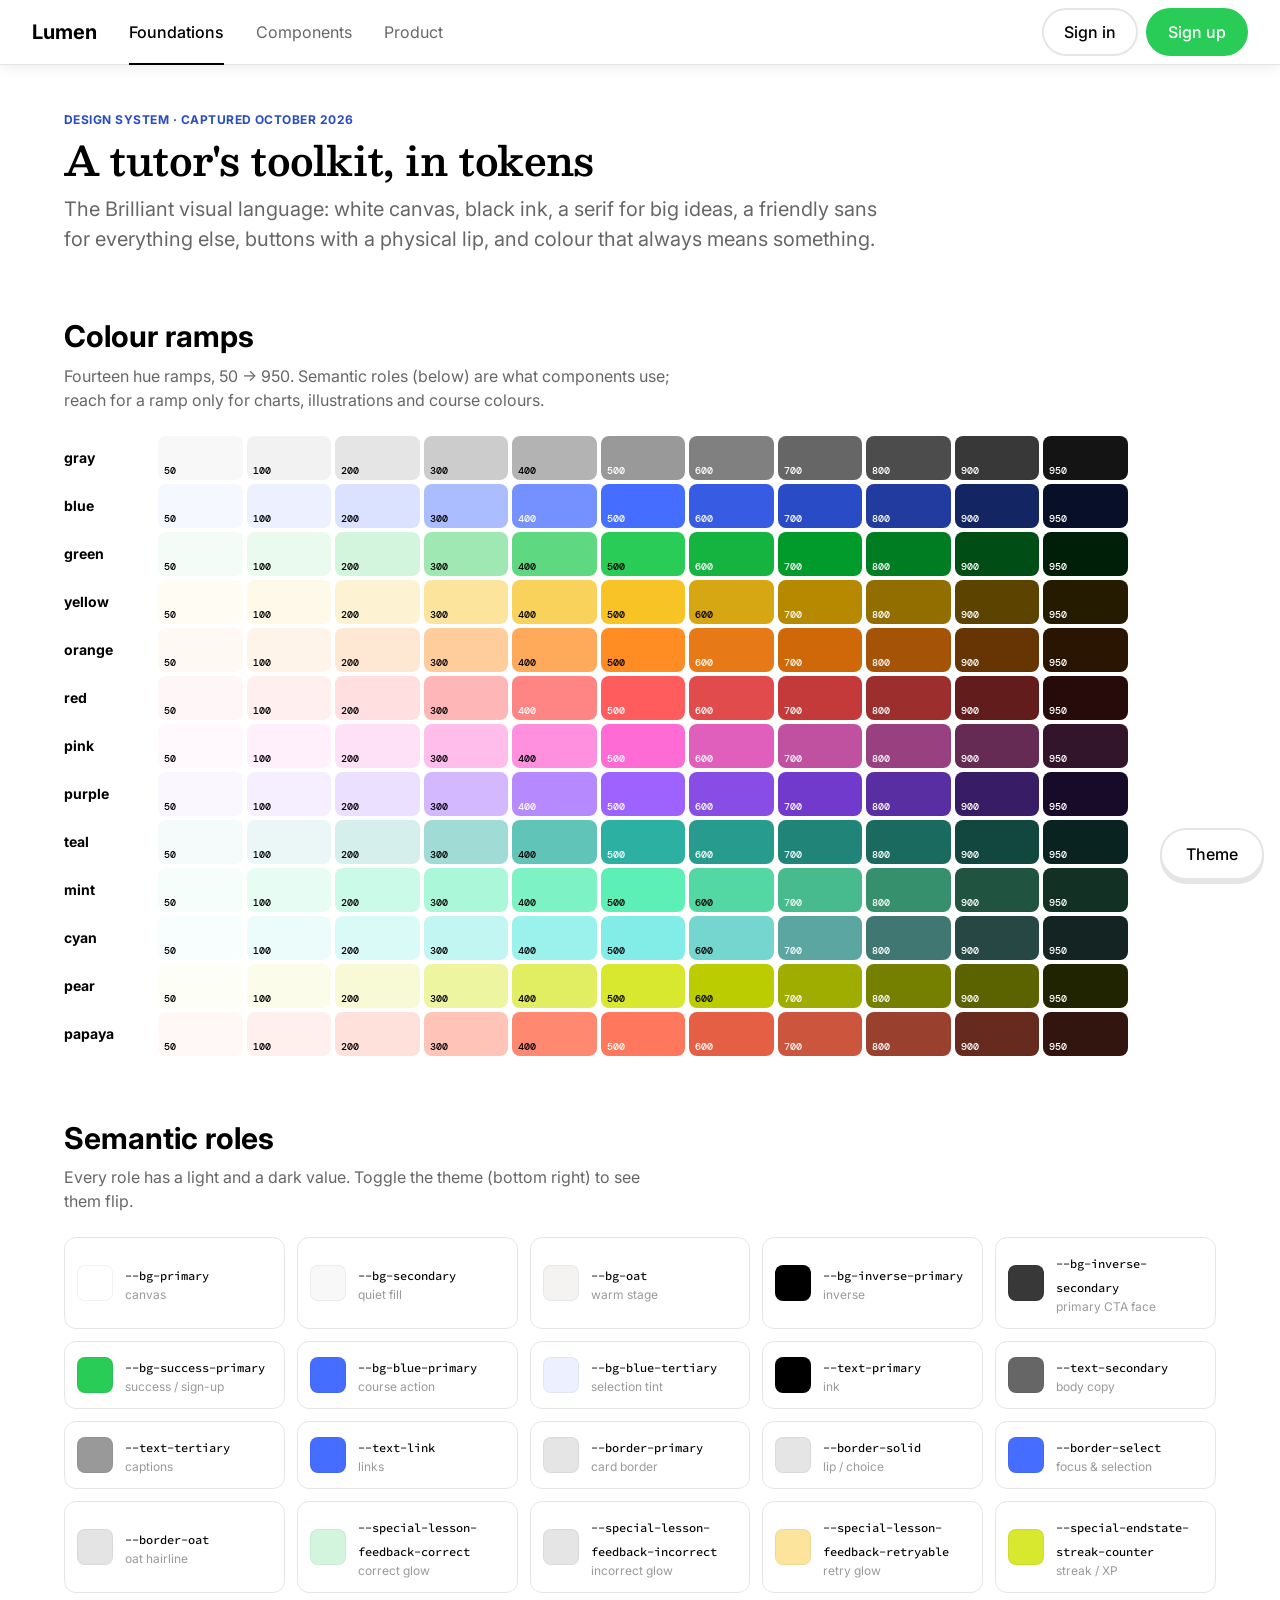
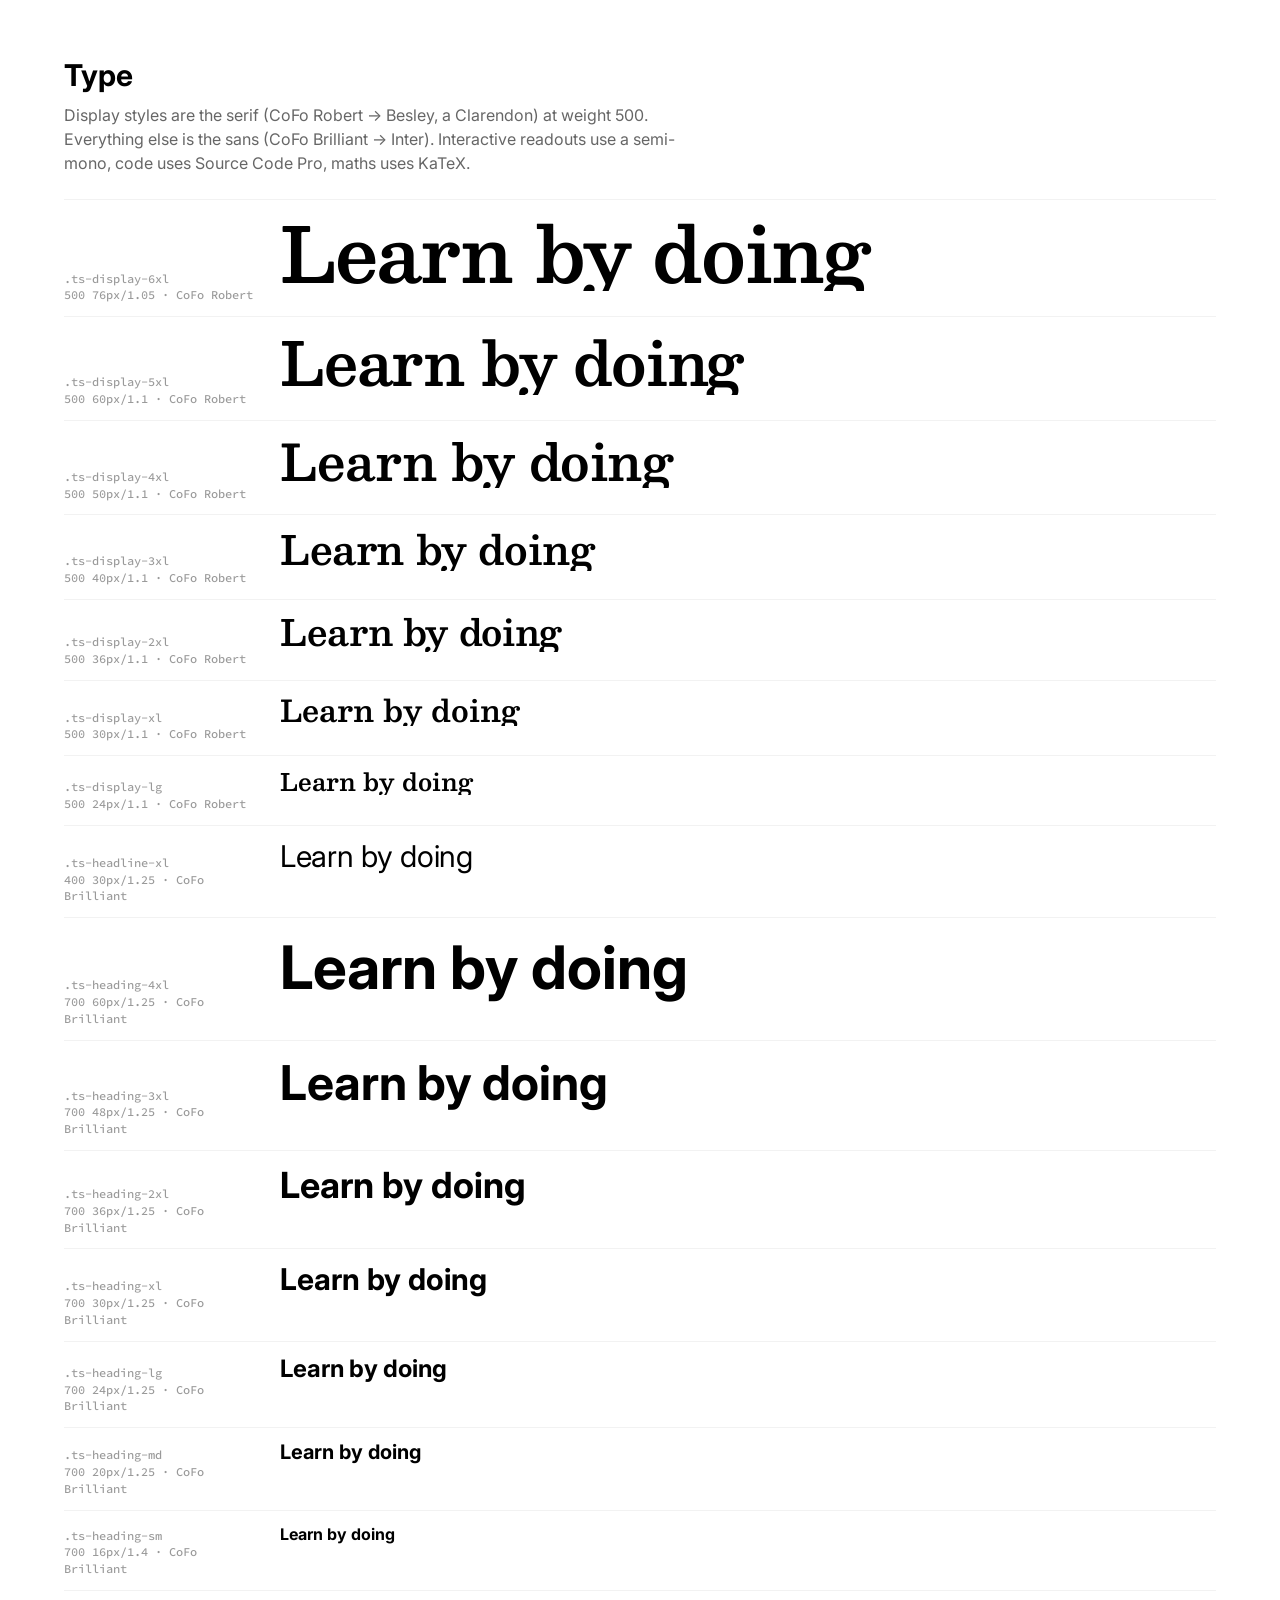
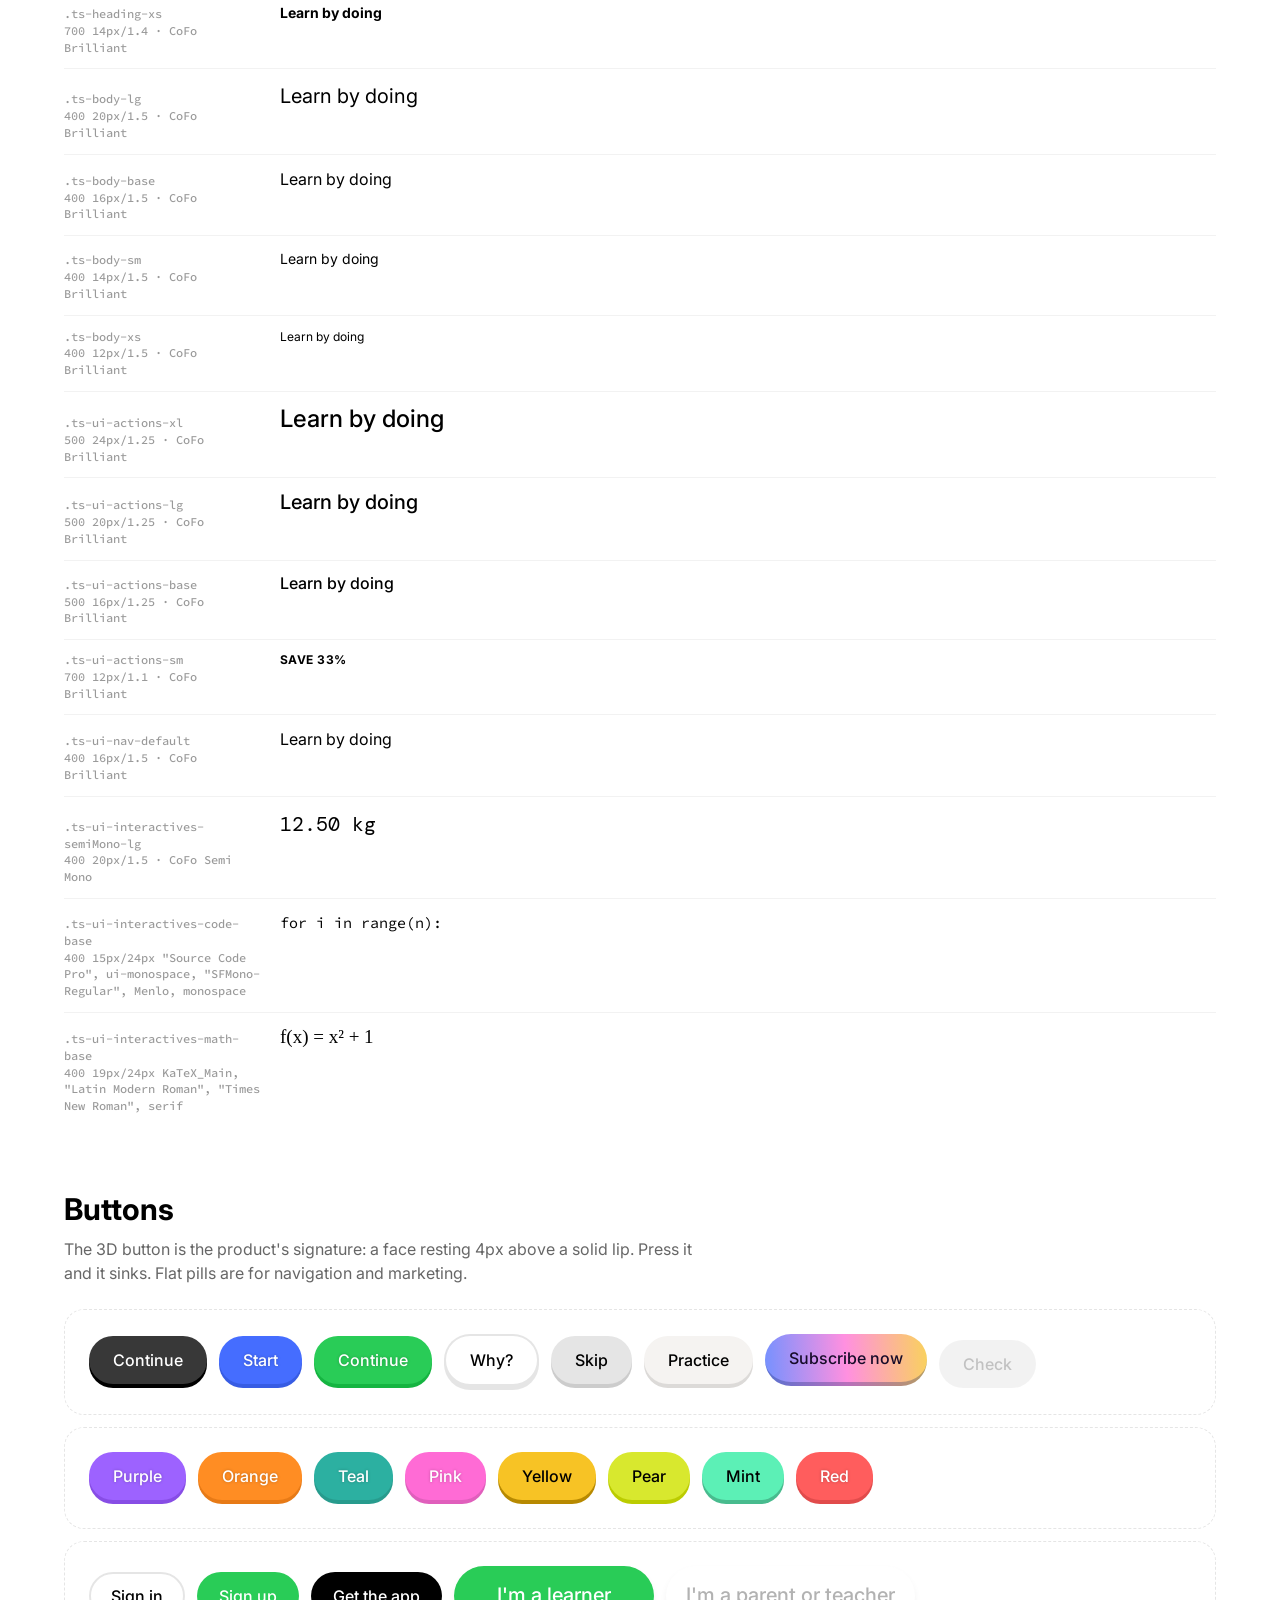
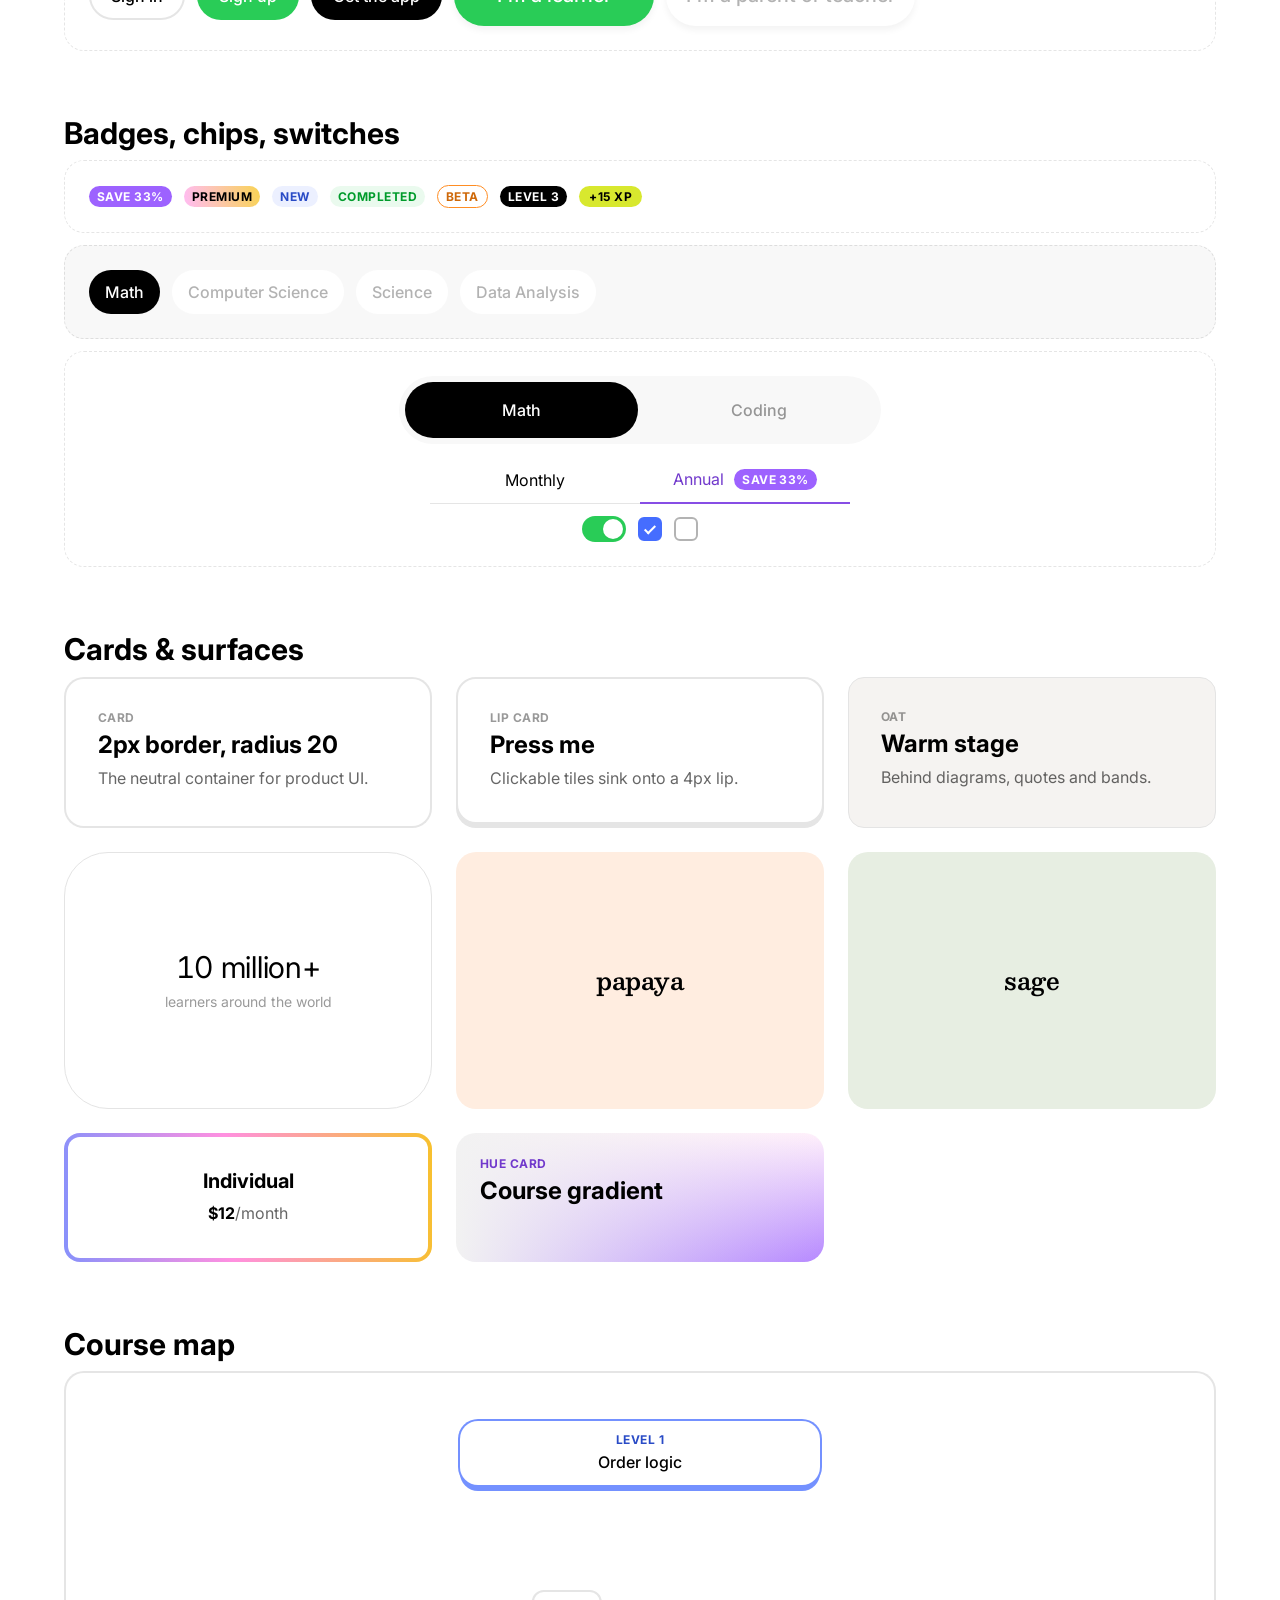
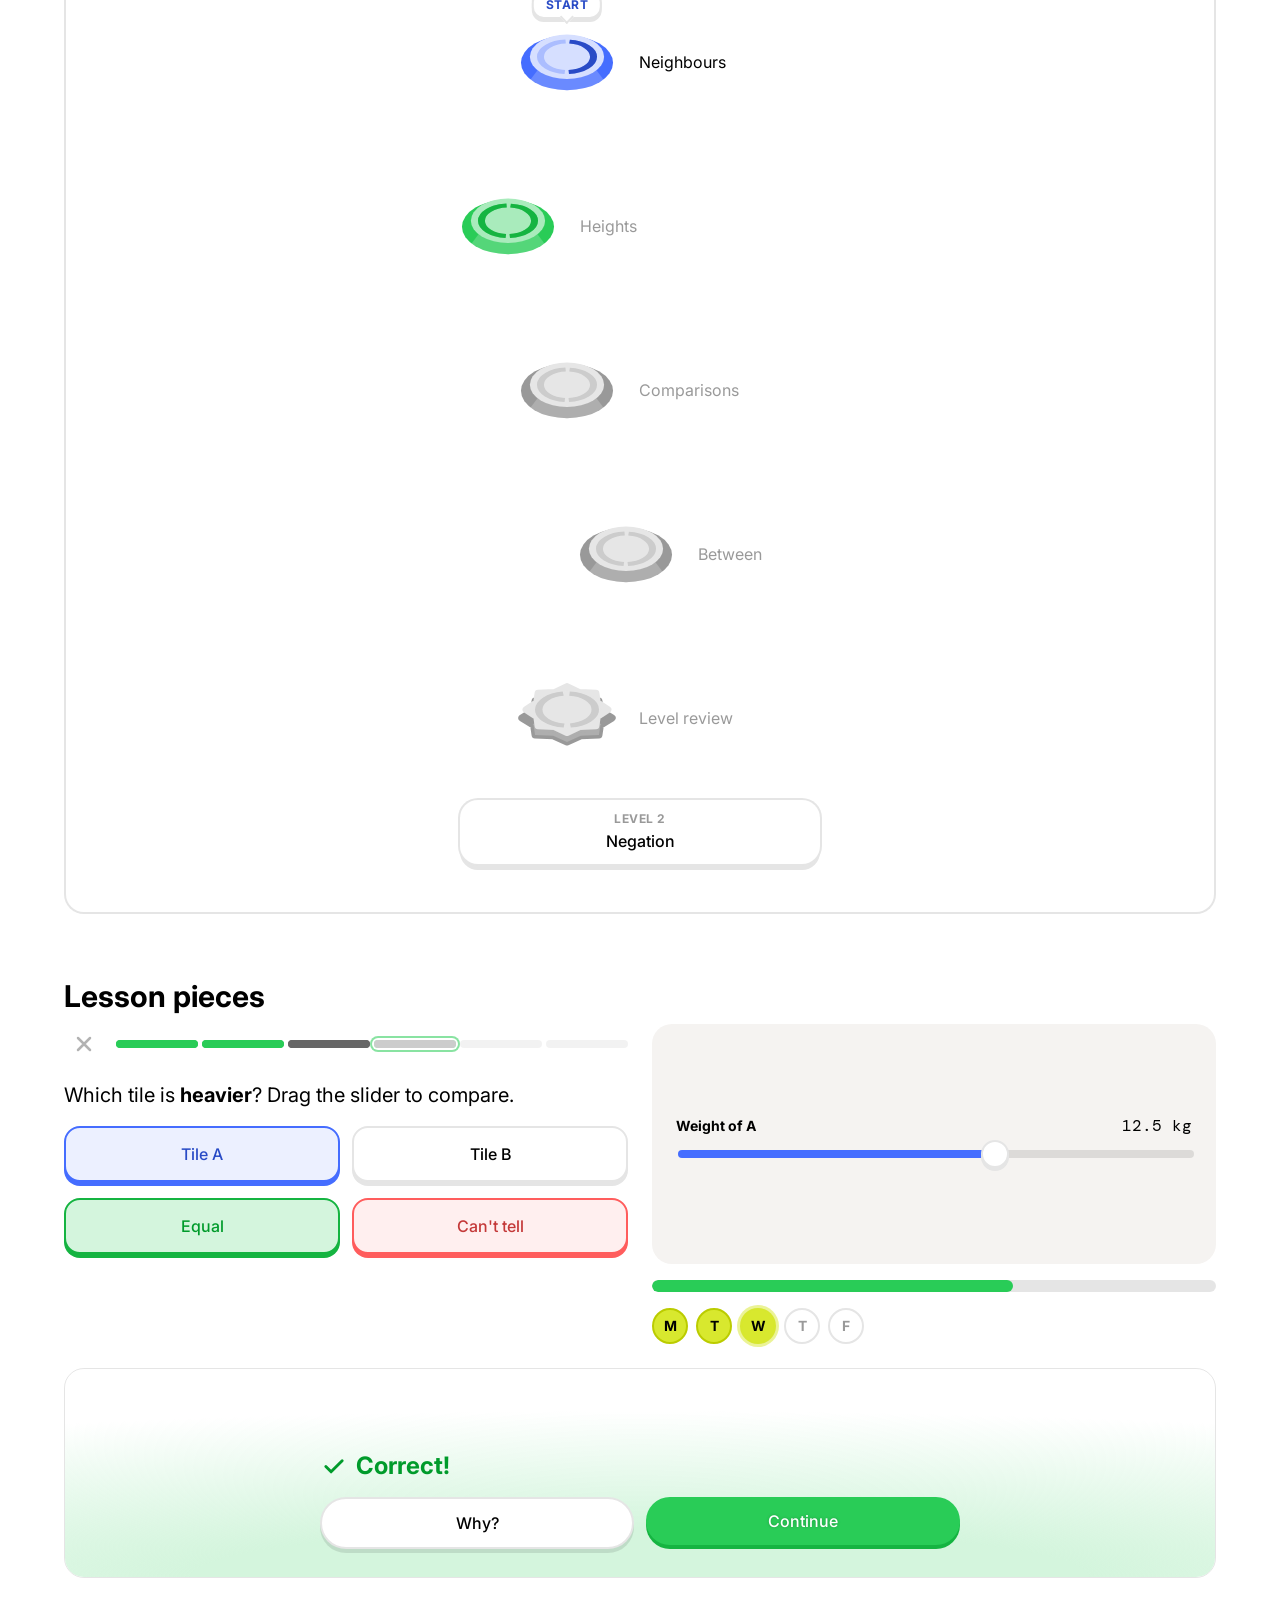
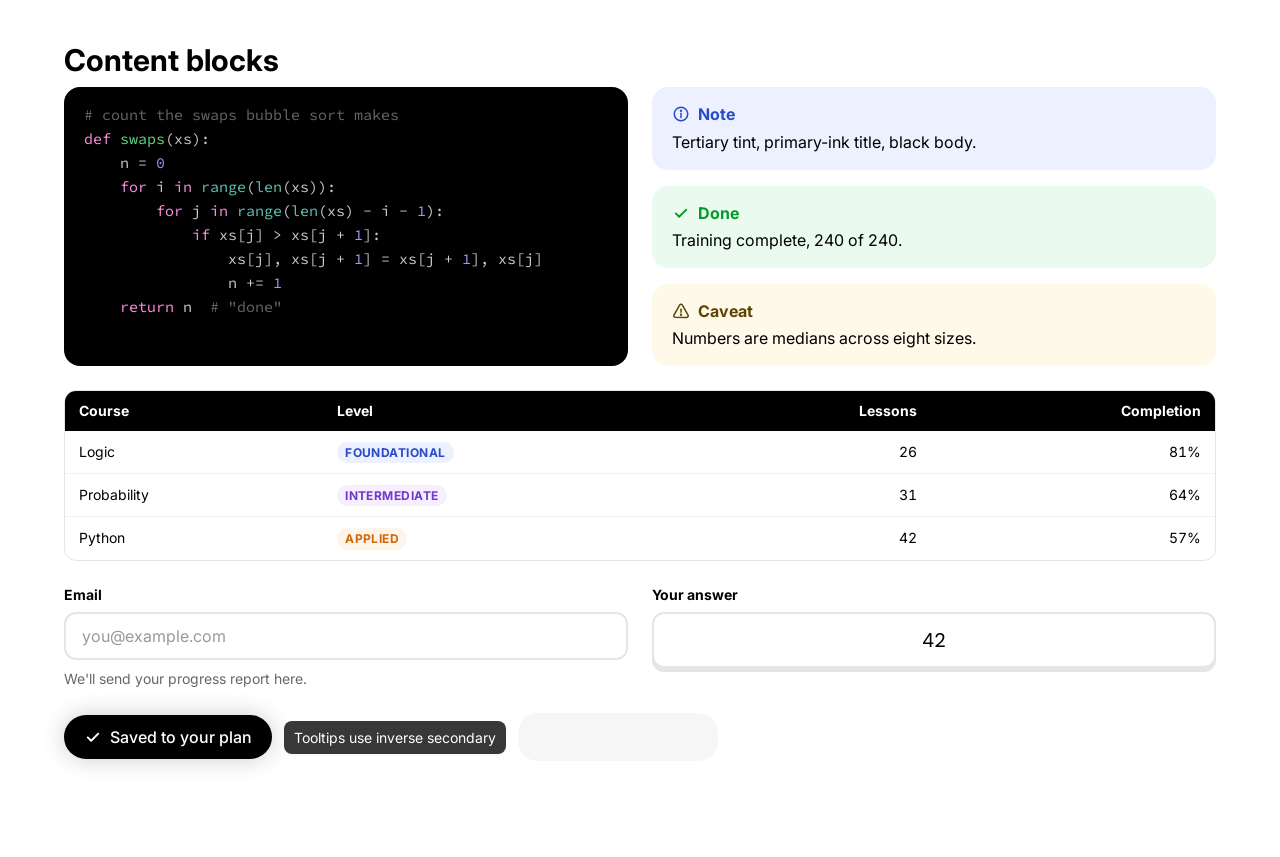
<file: preview/index.html>
<!doctype html>
<html lang="en" data-theme="light">
<head>
<meta charset="utf-8">
<meta name="viewport" content="width=device-width, initial-scale=1">
<title>Brilliant Design System — Specimen</title>
<link rel="stylesheet" href="../tokens/fonts.css">
<link rel="stylesheet" href="../tokens/tokens.css">
<link rel="stylesheet" href="../css/brilliant.css">
<script src="../js/brilliant.js" defer></script>
<style>
  .spec-h { font: var(--ts-display-3xl); letter-spacing: var(--ts-display-3xl-ls); margin: 0 0 var(--space-3); }
  .spec-h2 { font: var(--ts-heading-xl); margin: var(--space-16) 0 var(--space-2); }
  .spec-sub { color: var(--text-secondary); margin-bottom: var(--space-6); max-width: 64ch; }
  .ramp { display: grid; grid-template-columns: 90px repeat(12, 1fr); gap: 4px; align-items: center; margin-bottom: 4px; }
  .ramp b { font: var(--ts-heading-xs); }
  .sw { height: 44px; border-radius: var(--radius-md); position: relative; }
  .sw span { position: absolute; left: 6px; bottom: 4px; font: 500 10px/1 var(--font-semi-mono); }
  .roles { display: grid; grid-template-columns: repeat(auto-fill, minmax(220px, 1fr)); gap: var(--space-3); }
  .role { display: flex; align-items: center; gap: var(--space-3); padding: var(--space-3); border: 1px solid var(--border-primary); border-radius: var(--radius-lg); }
  .role i { width: 36px; height: 36px; border-radius: var(--radius-md); flex: none; border: 1px solid var(--border-secondary); }
  .role code { font: 500 12px/1.3 var(--font-code); }
  .role small { display: block; font: var(--ts-body-xs); color: var(--text-tertiary); }
  .type-row { display: grid; grid-template-columns: 200px 1fr; gap: var(--space-4); align-items: baseline; padding: var(--space-3) 0; border-top: 1px solid var(--border-secondary); }
  .type-row code { font: 500 12px/1.4 var(--font-code); color: var(--text-tertiary); }
  .grid-2 { display: grid; grid-template-columns: repeat(auto-fit, minmax(300px, 1fr)); gap: var(--space-6); }
  .demo { padding: var(--space-6); border: 1px dashed var(--border-primary); border-radius: var(--radius-2xl); display: flex; flex-wrap: wrap; gap: var(--space-3); align-items: center; }
  .theme-toggle { position: fixed; right: 16px; bottom: 16px; z-index: 2000; }
</style>
</head>
<body>
<header class="app-bar">
  <div class="app-bar__inner">
    <a class="app-bar__brand" href="#">Lumen</a>
    <nav class="app-bar__nav"><a href="#color" aria-current="page">Foundations</a><a href="#components">Components</a><a href="#product">Product</a></nav>
    <div class="app-bar__actions"><a class="btn btn--outline" href="#">Sign in</a><a class="btn btn--success" href="#">Sign up</a></div>
  </div>
</header>

<main class="container" style="padding-block: var(--space-12) var(--space-24)">
  <p class="kicker kicker--blue">Design system · captured October 2026</p>
  <h1 class="spec-h" style="margin-top: var(--space-3)">A tutor's toolkit, in tokens</h1>
  <p class="spec-sub ts-body-lg">The Brilliant visual language: white canvas, black ink, a serif for big ideas, a friendly sans for everything else, buttons with a physical lip, and colour that always means something.</p>

  <h2 class="spec-h2" id="color">Colour ramps</h2>
  <p class="spec-sub">Fourteen hue ramps, 50 → 950. Semantic roles (below) are what components use; reach for a ramp only for charts, illustrations and course colours.</p>
  <div id="ramps"></div>

  <h2 class="spec-h2">Semantic roles</h2>
  <p class="spec-sub">Every role has a light and a dark value. Toggle the theme (bottom right) to see them flip.</p>
  <div class="roles" id="roles"></div>

  <h2 class="spec-h2">Type</h2>
  <p class="spec-sub">Display styles are the serif (CoFo Robert → Besley, a Clarendon) at weight 500. Everything else is the sans (CoFo Brilliant → Inter). Interactive readouts use a semi-mono, code uses Source Code Pro, maths uses KaTeX.</p>
  <div id="types"></div>

  <h2 class="spec-h2" id="components">Buttons</h2>
  <p class="spec-sub">The 3D button is the product's signature: a face resting 4px above a solid lip. Press it and it sinks. Flat pills are for navigation and marketing.</p>
  <div class="demo">
    <button class="btn3d"><span class="btn3d__face">Continue</span></button>
    <button class="btn3d btn3d--blue"><span class="btn3d__face">Start</span></button>
    <button class="btn3d btn3d--green"><span class="btn3d__face">Continue</span></button>
    <button class="btn3d btn3d--white"><span class="btn3d__face">Why?</span></button>
    <button class="btn3d btn3d--fill"><span class="btn3d__face">Skip</span></button>
    <button class="btn3d btn3d--oat"><span class="btn3d__face">Practice</span></button>
    <button class="btn3d btn3d--premium btn3d--shimmer"><span class="btn3d__face">Subscribe now</span></button>
    <button class="btn3d" disabled><span class="btn3d__face">Check</span></button>
  </div>
  <div class="demo" style="margin-top: var(--space-3)">
    <button class="btn3d btn3d--purple"><span class="btn3d__face">Purple</span></button>
    <button class="btn3d btn3d--orange"><span class="btn3d__face">Orange</span></button>
    <button class="btn3d btn3d--teal"><span class="btn3d__face">Teal</span></button>
    <button class="btn3d btn3d--pink"><span class="btn3d__face">Pink</span></button>
    <button class="btn3d btn3d--yellow"><span class="btn3d__face">Yellow</span></button>
    <button class="btn3d btn3d--pear"><span class="btn3d__face">Pear</span></button>
    <button class="btn3d btn3d--mint"><span class="btn3d__face">Mint</span></button>
    <button class="btn3d btn3d--red"><span class="btn3d__face">Red</span></button>
  </div>
  <div class="demo" style="margin-top: var(--space-3)">
    <a class="btn btn--outline" href="#">Sign in</a>
    <a class="btn btn--success" href="#">Sign up</a>
    <a class="btn btn--inverse" href="#">Get the app</a>
    <button class="btn btn--cta btn--success">I'm a learner</button>
    <button class="btn btn--cta" aria-pressed="false">I'm a parent or teacher</button>
  </div>

  <h2 class="spec-h2">Badges, chips, switches</h2>
  <div class="demo">
    <span class="badge badge--solid badge--purple">Save 33%</span>
    <span class="badge badge--solid badge--premium">Premium</span>
    <span class="badge badge--subtle badge--blue">New</span>
    <span class="badge badge--subtle badge--green">Completed</span>
    <span class="badge badge--outline badge--orange">Beta</span>
    <span class="badge badge--solid badge--primary">Level 3</span>
    <span class="xp">+15 XP</span>
  </div>
  <div class="demo" style="margin-top: var(--space-3); background: var(--bg-secondary)">
    <button class="chip" aria-pressed="true">Math</button>
    <button class="chip" aria-pressed="false">Computer Science</button>
    <button class="chip" aria-pressed="false">Science</button>
    <button class="chip" aria-pressed="false">Data Analysis</button>
  </div>
  <div class="demo" style="margin-top: var(--space-3); flex-direction: column; align-items: stretch">
    <div class="segmented" role="tablist" style="--n:2; --i:0">
      <span class="segmented__thumb"></span>
      <button role="tab" aria-selected="true">Math</button>
      <button role="tab" aria-selected="false">Coding</button>
    </div>
    <div class="tabs tabs--purple" role="tablist" style="max-width: 420px; margin-inline: auto; width: 100%">
      <button class="tab" role="tab" aria-selected="false">Monthly</button>
      <button class="tab" role="tab" aria-selected="true">Annual <span class="badge badge--solid badge--purple">Save 33%</span></button>
    </div>
    <div class="row" style="justify-content: center"><input class="switch" type="checkbox" checked aria-label="Sound"><input class="check" type="checkbox" checked aria-label="Option"><input class="check" type="checkbox" aria-label="Option"></div>
  </div>

  <h2 class="spec-h2">Cards &amp; surfaces</h2>
  <div class="grid-2">
    <div class="card"><p class="kicker">Card</p><h3 class="ts-heading-lg" style="margin: 6px 0">2px border, radius 20</h3><p class="c-secondary">The neutral container for product UI.</p></div>
    <a class="card card--lip" href="#"><p class="kicker">Lip card</p><h3 class="ts-heading-lg" style="margin: 6px 0">Press me</h3><p class="c-secondary">Clickable tiles sink onto a 4px lip.</p></a>
    <div class="card card--oat"><p class="kicker">Oat</p><h3 class="ts-heading-lg" style="margin: 6px 0">Warm stage</h3><p class="c-secondary">Behind diagrams, quotes and bands.</p></div>
    <div class="stat-tile"><div class="stat-tile__value">10 million+</div><div class="stat-tile__label">learners around the world</div></div>
    <div class="media-panel tint-papaya"><span class="ts-display-lg">papaya</span></div>
    <div class="media-panel tint-sage"><span class="ts-display-lg">sage</span></div>
    <div class="iridescent-frame"><div class="plan-card"><div class="plan-card__name">Individual</div><div class="plan-card__price"><b>$12</b><span>/month</span></div></div></div>
    <div class="hue-card hue-card--purple"><p class="kicker kicker--purple">Hue card</p><h3 class="ts-heading-lg" style="margin-top: 6px">Course gradient</h3></div>
  </div>

  <h2 class="spec-h2" id="product">Course map</h2>
  <div class="card" style="padding-block: var(--space-12)">
    <div style="max-width: 392px; margin-inline: auto; padding-inline: 16px">
      <button class="level-header level-header--current"><span class="level-header__kicker">Level 1</span><span class="level-header__title">Order logic</span></button>
    </div>
    <div class="path" style="margin-block: var(--space-10)">
      <div class="path__row"><button class="path__item" aria-current="step"><span class="start-bubble">Start</span><span class="lesson-node" data-state="current" data-hue="blue" data-progress="1"></span><span class="path__label"><span>Neighbours</span></span></button></div>
      <div class="path__row"><button class="path__item"><span class="lesson-node" data-state="done" data-hue="green"></span><span class="path__label"><span>Heights</span></span></button></div>
      <div class="path__row"><button class="path__item"><span class="lesson-node" data-state="locked"></span><span class="path__label"><span>Comparisons</span></span></button></div>
      <div class="path__row"><button class="path__item"><span class="lesson-node" data-state="locked"></span><span class="path__label"><span>Between</span></span></button></div>
      <div class="path__row"><button class="path__item"><span class="lesson-node" data-state="locked" data-shape="review"></span><span class="path__label"><span>Level review</span></span></button></div>
    </div>
    <div style="max-width: 392px; margin-inline: auto; padding-inline: 16px">
      <button class="level-header"><span class="level-header__kicker">Level 2</span><span class="level-header__title">Negation</span></button>
    </div>
  </div>

  <h2 class="spec-h2">Lesson pieces</h2>
  <div class="grid-2">
    <div class="stack">
      <div class="row"><button class="icon-btn" aria-label="Close"><svg viewBox="0 0 24 24"><use href="#i-x"/></svg></button>
        <div class="steps"><span class="steps__seg steps__seg--correct"></span><span class="steps__seg steps__seg--correct"></span><span class="steps__seg steps__seg--incorrect"></span><span class="steps__seg steps__seg--current"></span><span class="steps__seg"></span><span class="steps__seg"></span></div></div>
      <div class="lesson-content lesson-content--lg"><p>Which tile is <strong>heavier</strong>? Drag the slider to compare.</p></div>
      <div class="choices choices--2">
        <button class="choice" aria-pressed="true">Tile A</button>
        <button class="choice">Tile B</button>
        <button class="choice" data-state="correct">Equal</button>
        <button class="choice" data-state="incorrect">Can't tell</button>
      </div>
    </div>
    <div class="stack">
      <div class="stage"><div style="width: 100%"><label class="row" style="justify-content: space-between"><span class="ts-heading-xs">Weight of A</span><span class="readout">12.5 kg</span></label><input class="slider" type="range" value="62" style="--value: 62%" oninput="this.style.setProperty('--value', this.value + '%')"></div></div>
      <div class="progress progress--lg"><div class="progress__fill" style="--value: 64%"></div></div>
      <div class="row"><div class="streak"><span class="streak__day streak__day--done">M</span><span class="streak__day streak__day--done">T</span><span class="streak__day streak__day--done streak__day--today">W</span><span class="streak__day">T</span><span class="streak__day">F</span></div></div>
    </div>
  </div>
  <div style="position: relative; height: 210px; margin-top: var(--space-6); border-radius: var(--radius-2xl); overflow: hidden; border: 1px solid var(--border-primary)">
    <div class="feedback feedback--correct" style="position: absolute">
      <div class="feedback__inner">
        <div class="feedback__title"><svg viewBox="0 0 24 24"><use href="#i-check"/></svg>Correct!</div>
        <div class="feedback__actions"><button class="btn3d btn3d--white"><span class="btn3d__face">Why?</span></button><button class="btn3d btn3d--green"><span class="btn3d__face">Continue</span></button></div>
      </div>
    </div>
  </div>

  <h2 class="spec-h2">Content blocks</h2>
  <div class="grid-2">
<pre class="code"><span class="c"># count the swaps bubble sort makes</span>
<span class="k">def</span> <span class="d">swaps</span>(xs):
    n = <span class="n">0</span>
    <span class="k">for</span> i <span class="k">in</span> <span class="f">range</span>(<span class="f">len</span>(xs)):
        <span class="k">for</span> j <span class="k">in</span> <span class="f">range</span>(<span class="f">len</span>(xs) - i - <span class="n">1</span>):
            <span class="k">if</span> xs[j] &gt; xs[j + <span class="n">1</span>]:
                xs[j], xs[j + <span class="n">1</span>] = xs[j + <span class="n">1</span>], xs[j]
                n += <span class="n">1</span>
    <span class="k">return</span> n  <span class="c"># "done"</span></pre>
    <div class="stack">
      <div class="callout"><div class="callout__title"><svg viewBox="0 0 24 24"><use href="#i-info"/></svg>Note</div><p>Tertiary tint, primary-ink title, black body.</p></div>
      <div class="callout callout--green"><div class="callout__title"><svg viewBox="0 0 24 24"><use href="#i-check"/></svg>Done</div><p>Training complete, 240 of 240.</p></div>
      <div class="callout callout--yellow"><div class="callout__title"><svg viewBox="0 0 24 24"><use href="#i-alert"/></svg>Caveat</div><p>Numbers are medians across eight sizes.</p></div>
    </div>
  </div>
  <div class="table-wrap" style="margin-top: var(--space-6)">
    <table class="table"><thead><tr><th>Course</th><th>Level</th><th class="num">Lessons</th><th class="num">Completion</th></tr></thead>
    <tbody><tr><td>Logic</td><td><span class="badge badge--subtle badge--blue">Foundational</span></td><td class="num">26</td><td class="num">81%</td></tr>
    <tr><td>Probability</td><td><span class="badge badge--subtle badge--purple">Intermediate</span></td><td class="num">31</td><td class="num">64%</td></tr>
    <tr><td>Python</td><td><span class="badge badge--subtle badge--orange">Applied</span></td><td class="num">42</td><td class="num">57%</td></tr></tbody></table>
  </div>
  <div class="grid-2" style="margin-top: var(--space-6)">
    <div class="field"><label class="field__label" for="em">Email</label><input class="input" id="em" placeholder="you@example.com"><span class="field__hint">We'll send your progress report here.</span></div>
    <div class="field"><label class="field__label" for="ans">Your answer</label><input class="input input--answer" id="ans" value="42"></div>
  </div>
  <div class="row" style="margin-top: var(--space-6)"><span class="toast"><svg viewBox="0 0 24 24" width="18" height="18"><use href="#i-check"/></svg>Saved to your plan</span><span class="tooltip">Tooltips use inverse secondary</span><div class="skeleton" style="width: 200px; height: 48px"></div></div>
</main>

<button class="btn3d btn3d--white theme-toggle" onclick="const h=document.documentElement;h.dataset.theme=h.dataset.theme==='dark'?'light':'dark'"><span class="btn3d__face">Theme</span></button>

<!--ICONS:start-->
<svg xmlns="http://www.w3.org/2000/svg" style="display:none">
  
  <symbol id="i-check" viewBox="0 0 24 24" fill="none" stroke="currentColor" stroke-width="2.5" stroke-linecap="round" stroke-linejoin="round"><path d="M5 12.5l4.5 4.5L19 7.5"/></symbol>
  <symbol id="i-x" viewBox="0 0 24 24" fill="none" stroke="currentColor" stroke-width="2.5" stroke-linecap="round"><path d="M6 6l12 12M18 6L6 18"/></symbol>
  <symbol id="i-arrow-right" viewBox="0 0 24 24" fill="none" stroke="currentColor" stroke-width="2" stroke-linecap="round" stroke-linejoin="round"><path d="M5 12h14M13 6l6 6-6 6"/></symbol>
  <symbol id="i-arrow-left" viewBox="0 0 24 24" fill="none" stroke="currentColor" stroke-width="2" stroke-linecap="round" stroke-linejoin="round"><path d="M19 12H5M11 6l-6 6 6 6"/></symbol>
  <symbol id="i-chevron-down" viewBox="0 0 24 24" fill="none" stroke="currentColor" stroke-width="2" stroke-linecap="round" stroke-linejoin="round"><path d="M6 9l6 6 6-6"/></symbol>
  <symbol id="i-lock" viewBox="0 0 24 24" fill="none" stroke="currentColor" stroke-width="2" stroke-linecap="round" stroke-linejoin="round"><rect x="5" y="10.5" width="14" height="10" rx="2.5"/><path d="M8 10.5V8a4 4 0 0 1 8 0v2.5"/></symbol>
  <symbol id="i-star" viewBox="0 0 24 24" fill="currentColor"><path d="M12 3.2l2.6 5.4 5.9.8-4.3 4.1 1 5.9L12 16.6l-5.2 2.8 1-5.9-4.3-4.1 5.9-.8z" stroke="currentColor" stroke-width="1.2" stroke-linejoin="round"/></symbol>
  <symbol id="i-bolt" viewBox="0 0 24 24" fill="currentColor"><path d="M13.5 2.5L5 13.5h6l-1 8 8.5-11h-6z" stroke="currentColor" stroke-width="1.2" stroke-linejoin="round"/></symbol>
  <symbol id="i-flame" viewBox="0 0 24 24" fill="currentColor"><path d="M12 2.5c.6 3.2 5.5 5.5 5.5 11a5.5 5.5 0 0 1-11 0c0-2.3 1-4 2.3-5.2.1 1.6.8 2.7 1.9 3.2C10.3 8.6 11 5.4 12 2.5z"/></symbol>
  <symbol id="i-book" viewBox="0 0 24 24" fill="none" stroke="currentColor" stroke-width="2" stroke-linecap="round" stroke-linejoin="round"><path d="M4 5.5A2.5 2.5 0 0 1 6.5 3H20v15H6.5A2.5 2.5 0 0 0 4 20.5z"/><path d="M4 20.5A2.5 2.5 0 0 0 6.5 23H20v-5"/></symbol>
  <symbol id="i-layers" viewBox="0 0 24 24" fill="none" stroke="currentColor" stroke-width="2" stroke-linejoin="round"><path d="M12 3l9 5-9 5-9-5z"/><path d="M3 13l9 5 9-5" stroke-linecap="round"/></symbol>
  <symbol id="i-puzzle" viewBox="0 0 24 24" fill="none" stroke="currentColor" stroke-width="2" stroke-linejoin="round"><path d="M4 8h4a2 2 0 1 1 4 0h4v4a2 2 0 1 1 0 4v4H4z"/></symbol>
  <symbol id="i-lightbulb" viewBox="0 0 24 24" fill="none" stroke="currentColor" stroke-width="2" stroke-linecap="round" stroke-linejoin="round"><path d="M9 18h6M10 21.5h4"/><path d="M12 2.5a6.5 6.5 0 0 0-4 11.6c.7.6 1 1.4 1 2.4h6c0-1 .3-1.8 1-2.4a6.5 6.5 0 0 0-4-11.6z"/></symbol>
  <symbol id="i-info" viewBox="0 0 24 24" fill="none" stroke="currentColor" stroke-width="2" stroke-linecap="round"><circle cx="12" cy="12" r="9"/><path d="M12 11v5.5"/><circle cx="12" cy="7.6" r=".6" fill="currentColor"/></symbol>
  <symbol id="i-alert" viewBox="0 0 24 24" fill="none" stroke="currentColor" stroke-width="2" stroke-linecap="round" stroke-linejoin="round"><path d="M10.3 3.9L2.6 17.5A2 2 0 0 0 4.3 20.5h15.4a2 2 0 0 0 1.7-3L13.7 3.9a2 2 0 0 0-3.4 0z"/><path d="M12 9.5v4"/><circle cx="12" cy="17" r=".6" fill="currentColor"/></symbol>
  <symbol id="i-play" viewBox="0 0 24 24" fill="currentColor"><path d="M8 5.2v13.6a1 1 0 0 0 1.5.9l10.6-6.8a1 1 0 0 0 0-1.7L9.5 4.3A1 1 0 0 0 8 5.2z"/></symbol>
  <symbol id="i-target" viewBox="0 0 24 24" fill="none" stroke="currentColor" stroke-width="2"><circle cx="12" cy="12" r="9"/><circle cx="12" cy="12" r="5"/><circle cx="12" cy="12" r="1.2" fill="currentColor"/></symbol>
  <symbol id="i-chart" viewBox="0 0 24 24" fill="none" stroke="currentColor" stroke-width="2" stroke-linecap="round"><path d="M4 20V10M10 20V4M16 20v-7M22 20H2"/></symbol>
  <symbol id="i-code" viewBox="0 0 24 24" fill="none" stroke="currentColor" stroke-width="2" stroke-linecap="round" stroke-linejoin="round"><path d="M8 7l-5 5 5 5M16 7l5 5-5 5M13.5 4l-3 16"/></symbol>
  <symbol id="i-sigma" viewBox="0 0 24 24" fill="none" stroke="currentColor" stroke-width="2" stroke-linecap="round" stroke-linejoin="round"><path d="M18 5H6l6 7-6 7h12"/></symbol>
  <symbol id="i-atom" viewBox="0 0 24 24" fill="none" stroke="currentColor" stroke-width="1.8"><ellipse cx="12" cy="12" rx="10" ry="4"/><ellipse cx="12" cy="12" rx="10" ry="4" transform="rotate(60 12 12)"/><ellipse cx="12" cy="12" rx="10" ry="4" transform="rotate(120 12 12)"/><circle cx="12" cy="12" r="1.4" fill="currentColor"/></symbol>
  <symbol id="i-grid" viewBox="0 0 24 24" fill="none" stroke="currentColor" stroke-width="2" stroke-linejoin="round"><rect x="3.5" y="3.5" width="7" height="7" rx="2"/><rect x="13.5" y="3.5" width="7" height="7" rx="2"/><rect x="3.5" y="13.5" width="7" height="7" rx="2"/><rect x="13.5" y="13.5" width="7" height="7" rx="2"/></symbol>
  <symbol id="i-sun" viewBox="0 0 24 24" fill="none" stroke="currentColor" stroke-width="2" stroke-linecap="round"><circle cx="12" cy="12" r="4"/><path d="M12 2v2M12 20v2M4.9 4.9l1.4 1.4M17.7 17.7l1.4 1.4M2 12h2M20 12h2M4.9 19.1l1.4-1.4M17.7 6.3l1.4-1.4"/></symbol>
  <symbol id="i-moon" viewBox="0 0 24 24" fill="none" stroke="currentColor" stroke-width="2" stroke-linejoin="round"><path d="M20 14.5A8 8 0 0 1 9.5 4a8 8 0 1 0 10.5 10.5z"/></symbol>
  <symbol id="i-menu" viewBox="0 0 24 24" fill="none" stroke="currentColor" stroke-width="2" stroke-linecap="round"><path d="M4 7h16M4 12h16M4 17h16"/></symbol>
  <symbol id="i-sparkle" viewBox="0 0 24 24" fill="currentColor"><path d="M12 2.5c.5 4.6 2.9 7 7.5 7.5-4.6.5-7 2.9-7.5 7.5-.5-4.6-2.9-7-7.5-7.5 4.6-.5 7-2.9 7.5-7.5z"/><path d="M19 15.5c.2 1.8 1.2 2.8 3 3-1.8.2-2.8 1.2-3 3-.2-1.8-1.2-2.8-3-3 1.8-.2 2.8-1.2 3-3z"/></symbol>
</svg>
<!--ICONS:end-->
<script>
  const ramps = ["gray","blue","green","yellow","orange","red","pink","purple","teal","mint","cyan","pear","papaya"];
  const steps = ["50","100","200","300","400","500","600","700","800","900","950"];
  const cs = getComputedStyle(document.documentElement);
  const lum = h => { const c = h.replace('#','').slice(0,6).match(/../g).map(x => parseInt(x,16)/255).map(v => v <= .03928 ? v/12.92 : ((v+.055)/1.055)**2.4); return .2126*c[0]+.7152*c[1]+.0722*c[2]; };
  document.getElementById('ramps').innerHTML = ramps.map(r => `<div class="ramp"><b>${r}</b>${steps.map(s => { const v = cs.getPropertyValue(`--${r}-${s}`).trim(); return v ? `<div class="sw" style="background:${v}" title="--${r}-${s} ${v}"><span style="color:${lum(v) > .4 ? '#000' : '#fff'}">${s}</span></div>` : '<div></div>'; }).join('')}</div>`).join('');
  const roles = [["bg-primary","canvas"],["bg-secondary","quiet fill"],["bg-oat","warm stage"],["bg-inverse-primary","inverse"],["bg-inverse-secondary","primary CTA face"],["bg-success-primary","success / sign-up"],["bg-blue-primary","course action"],["bg-blue-tertiary","selection tint"],["text-primary","ink"],["text-secondary","body copy"],["text-tertiary","captions"],["text-link","links"],["border-primary","card border"],["border-solid","lip / choice"],["border-select","focus & selection"],["border-oat","oat hairline"],["special-lesson-feedback-correct","correct glow"],["special-lesson-feedback-incorrect","incorrect glow"],["special-lesson-feedback-retryable","retry glow"],["special-endstate-streak-counter","streak / XP"]];
  document.getElementById('roles').innerHTML = roles.map(([n, d]) => `<div class="role"><i style="background:var(--${n})"></i><div><code>--${n}</code><small>${d}</small></div></div>`).join('');
  const types = ["display-6xl","display-5xl","display-4xl","display-3xl","display-2xl","display-xl","display-lg","headline-xl","heading-4xl","heading-3xl","heading-2xl","heading-xl","heading-lg","heading-md","heading-sm","heading-xs","body-lg","body-base","body-sm","body-xs","ui-actions-xl","ui-actions-lg","ui-actions-base","ui-actions-sm","ui-nav-default","ui-interactives-semiMono-lg","ui-interactives-code-base","ui-interactives-math-base"];
  document.getElementById('types').innerHTML = types.map(t => `<div class="type-row"><code>.ts-${t}<br>${cs.getPropertyValue('--ts-'+t).trim().replace(/"CoFo ([\w ]+)".*$/,'· CoFo $1')}</code><div class="ts-${t}" style="overflow:hidden;white-space:nowrap;text-overflow:ellipsis">${t.startsWith('ui-actions-sm') ? 'Save 33%' : t.includes('code') ? 'for i in range(n):' : t.includes('math') ? 'f(x) = x² + 1' : t.includes('semiMono') ? '12.50 kg' : 'Learn by doing'}</div></div>`).join('');
</script>
</body>
</html>
</file>
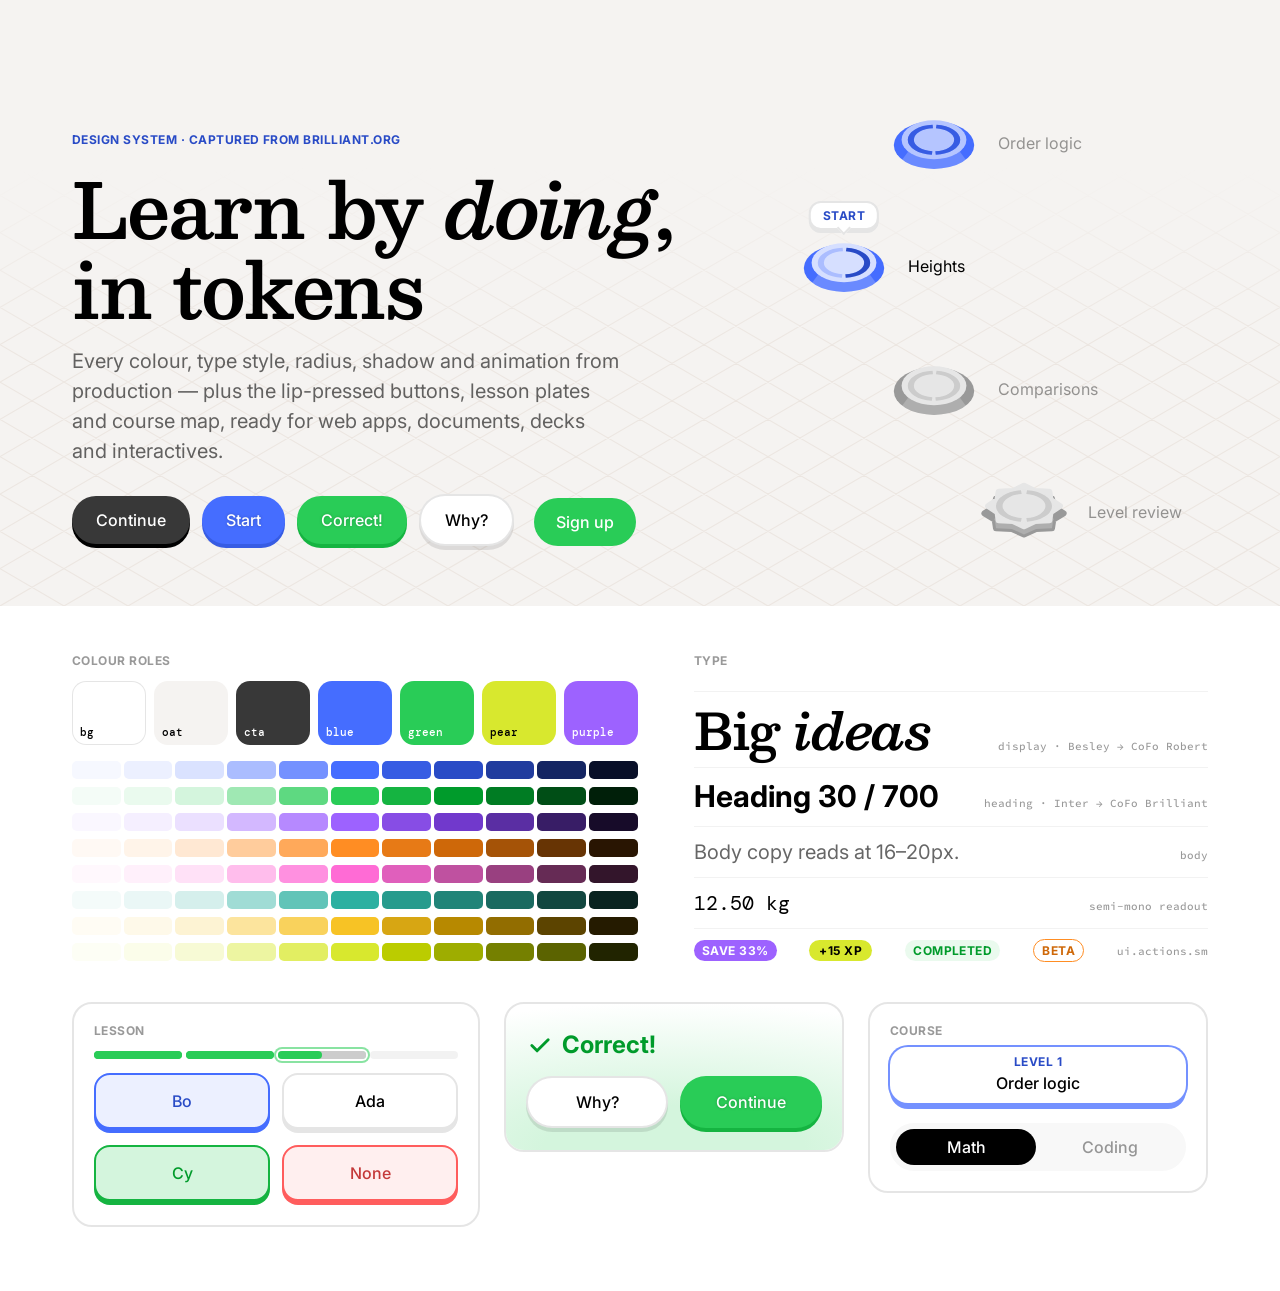
<file: preview/poster.html>
<!doctype html>
<html lang="en" data-theme="light">
<head>
<meta charset="utf-8">
<meta name="viewport" content="width=1280">
<title>Brilliant Design System — Poster</title>
<!-- README poster. Exported to preview/svg/poster-{light,dark}.svg with tools/export_vector.py. -->
<link rel="stylesheet" href="../tokens/fonts.css">
<link rel="stylesheet" href="../tokens/tokens.css">
<link rel="stylesheet" href="../css/brilliant.css">
<script src="../js/brilliant.js" defer></script>
<style>
  body { width: 1280px; margin: 0; }
  .poster { width: 1280px; background: var(--bg-primary); }
  .top { position: relative; background: var(--bg-oat); padding: 64px 72px 56px; overflow: hidden; }
  .top .hero__pattern { height: 440px; }
  .top__grid { position: relative; display: grid; grid-template-columns: 1fr 420px; gap: 48px; align-items: end; }
  .top h1 { font: var(--ts-display-6xl); letter-spacing: var(--ts-display-6xl-ls); margin: 18px 0 18px; }
  .top p { font: var(--ts-body-lg); color: var(--text-secondary); max-width: 560px; }
  .ctas { display: flex; gap: 12px; margin-top: 28px; align-items: center; }
  .mini-path { position: relative; display: flex; flex-direction: column; gap: 6px; }
  .mini-path .path__row { display: flex; }
  .mini-path .lesson-node { width: 112px; height: 117px; }
  .mini-path .path__label { width: 120px; height: 50px; padding-bottom: 26px; }
  .body { padding: 48px 72px 64px; display: grid; grid-template-columns: 1.1fr 1fr; gap: 40px 56px; }
  .k { font: var(--ts-ui-actions-sm); letter-spacing: var(--ts-ui-actions-sm-ls); text-transform: uppercase; color: var(--text-tertiary); margin-bottom: 14px; }
  .sw { display: grid; grid-template-columns: repeat(7, 1fr); gap: 8px; }
  .sw div { height: 64px; border-radius: 14px; position: relative; }
  .sw span { position: absolute; left: 8px; bottom: 7px; font: 500 10.5px/1 var(--font-semi-mono); }
  .ramp { display: grid; grid-template-columns: repeat(11, 1fr); gap: 3px; margin-top: 8px; }
  .ramp i { height: 18px; border-radius: 5px; }
  .types { display: flex; flex-direction: column; gap: 10px; }
  .types .row2 { display: flex; align-items: baseline; justify-content: space-between; gap: 16px; border-top: 1px solid var(--border-secondary); padding-top: 10px; }
  .types code { font: 500 11px/1 var(--font-code); color: var(--text-tertiary); white-space: nowrap; }
  .comp { grid-column: 1 / -1; display: grid; grid-template-columns: 1.2fr 1fr 1fr; gap: 24px; align-items: start; }
  .tile { border: 2px solid var(--border-primary); border-radius: 20px; padding: 20px; display: flex; flex-direction: column; gap: 14px; }
  .fb { position: relative; height: 150px; border-radius: 20px; overflow: hidden; border: 2px solid var(--border-primary); }
  .fb .feedback { position: absolute; animation: none; padding: 28px 20px 18px; }
</style>
</head>
<body>
<!--ICONS:start-->
<svg xmlns="http://www.w3.org/2000/svg" style="display:none">
  
  <symbol id="i-check" viewBox="0 0 24 24" fill="none" stroke="currentColor" stroke-width="2.5" stroke-linecap="round" stroke-linejoin="round"><path d="M5 12.5l4.5 4.5L19 7.5"/></symbol>
  <symbol id="i-x" viewBox="0 0 24 24" fill="none" stroke="currentColor" stroke-width="2.5" stroke-linecap="round"><path d="M6 6l12 12M18 6L6 18"/></symbol>
  <symbol id="i-arrow-right" viewBox="0 0 24 24" fill="none" stroke="currentColor" stroke-width="2" stroke-linecap="round" stroke-linejoin="round"><path d="M5 12h14M13 6l6 6-6 6"/></symbol>
  <symbol id="i-arrow-left" viewBox="0 0 24 24" fill="none" stroke="currentColor" stroke-width="2" stroke-linecap="round" stroke-linejoin="round"><path d="M19 12H5M11 6l-6 6 6 6"/></symbol>
  <symbol id="i-chevron-down" viewBox="0 0 24 24" fill="none" stroke="currentColor" stroke-width="2" stroke-linecap="round" stroke-linejoin="round"><path d="M6 9l6 6 6-6"/></symbol>
  <symbol id="i-lock" viewBox="0 0 24 24" fill="none" stroke="currentColor" stroke-width="2" stroke-linecap="round" stroke-linejoin="round"><rect x="5" y="10.5" width="14" height="10" rx="2.5"/><path d="M8 10.5V8a4 4 0 0 1 8 0v2.5"/></symbol>
  <symbol id="i-star" viewBox="0 0 24 24" fill="currentColor"><path d="M12 3.2l2.6 5.4 5.9.8-4.3 4.1 1 5.9L12 16.6l-5.2 2.8 1-5.9-4.3-4.1 5.9-.8z" stroke="currentColor" stroke-width="1.2" stroke-linejoin="round"/></symbol>
  <symbol id="i-bolt" viewBox="0 0 24 24" fill="currentColor"><path d="M13.5 2.5L5 13.5h6l-1 8 8.5-11h-6z" stroke="currentColor" stroke-width="1.2" stroke-linejoin="round"/></symbol>
  <symbol id="i-flame" viewBox="0 0 24 24" fill="currentColor"><path d="M12 2.5c.6 3.2 5.5 5.5 5.5 11a5.5 5.5 0 0 1-11 0c0-2.3 1-4 2.3-5.2.1 1.6.8 2.7 1.9 3.2C10.3 8.6 11 5.4 12 2.5z"/></symbol>
  <symbol id="i-book" viewBox="0 0 24 24" fill="none" stroke="currentColor" stroke-width="2" stroke-linecap="round" stroke-linejoin="round"><path d="M4 5.5A2.5 2.5 0 0 1 6.5 3H20v15H6.5A2.5 2.5 0 0 0 4 20.5z"/><path d="M4 20.5A2.5 2.5 0 0 0 6.5 23H20v-5"/></symbol>
  <symbol id="i-layers" viewBox="0 0 24 24" fill="none" stroke="currentColor" stroke-width="2" stroke-linejoin="round"><path d="M12 3l9 5-9 5-9-5z"/><path d="M3 13l9 5 9-5" stroke-linecap="round"/></symbol>
  <symbol id="i-puzzle" viewBox="0 0 24 24" fill="none" stroke="currentColor" stroke-width="2" stroke-linejoin="round"><path d="M4 8h4a2 2 0 1 1 4 0h4v4a2 2 0 1 1 0 4v4H4z"/></symbol>
  <symbol id="i-lightbulb" viewBox="0 0 24 24" fill="none" stroke="currentColor" stroke-width="2" stroke-linecap="round" stroke-linejoin="round"><path d="M9 18h6M10 21.5h4"/><path d="M12 2.5a6.5 6.5 0 0 0-4 11.6c.7.6 1 1.4 1 2.4h6c0-1 .3-1.8 1-2.4a6.5 6.5 0 0 0-4-11.6z"/></symbol>
  <symbol id="i-info" viewBox="0 0 24 24" fill="none" stroke="currentColor" stroke-width="2" stroke-linecap="round"><circle cx="12" cy="12" r="9"/><path d="M12 11v5.5"/><circle cx="12" cy="7.6" r=".6" fill="currentColor"/></symbol>
  <symbol id="i-alert" viewBox="0 0 24 24" fill="none" stroke="currentColor" stroke-width="2" stroke-linecap="round" stroke-linejoin="round"><path d="M10.3 3.9L2.6 17.5A2 2 0 0 0 4.3 20.5h15.4a2 2 0 0 0 1.7-3L13.7 3.9a2 2 0 0 0-3.4 0z"/><path d="M12 9.5v4"/><circle cx="12" cy="17" r=".6" fill="currentColor"/></symbol>
  <symbol id="i-play" viewBox="0 0 24 24" fill="currentColor"><path d="M8 5.2v13.6a1 1 0 0 0 1.5.9l10.6-6.8a1 1 0 0 0 0-1.7L9.5 4.3A1 1 0 0 0 8 5.2z"/></symbol>
  <symbol id="i-target" viewBox="0 0 24 24" fill="none" stroke="currentColor" stroke-width="2"><circle cx="12" cy="12" r="9"/><circle cx="12" cy="12" r="5"/><circle cx="12" cy="12" r="1.2" fill="currentColor"/></symbol>
  <symbol id="i-chart" viewBox="0 0 24 24" fill="none" stroke="currentColor" stroke-width="2" stroke-linecap="round"><path d="M4 20V10M10 20V4M16 20v-7M22 20H2"/></symbol>
  <symbol id="i-code" viewBox="0 0 24 24" fill="none" stroke="currentColor" stroke-width="2" stroke-linecap="round" stroke-linejoin="round"><path d="M8 7l-5 5 5 5M16 7l5 5-5 5M13.5 4l-3 16"/></symbol>
  <symbol id="i-sigma" viewBox="0 0 24 24" fill="none" stroke="currentColor" stroke-width="2" stroke-linecap="round" stroke-linejoin="round"><path d="M18 5H6l6 7-6 7h12"/></symbol>
  <symbol id="i-atom" viewBox="0 0 24 24" fill="none" stroke="currentColor" stroke-width="1.8"><ellipse cx="12" cy="12" rx="10" ry="4"/><ellipse cx="12" cy="12" rx="10" ry="4" transform="rotate(60 12 12)"/><ellipse cx="12" cy="12" rx="10" ry="4" transform="rotate(120 12 12)"/><circle cx="12" cy="12" r="1.4" fill="currentColor"/></symbol>
  <symbol id="i-grid" viewBox="0 0 24 24" fill="none" stroke="currentColor" stroke-width="2" stroke-linejoin="round"><rect x="3.5" y="3.5" width="7" height="7" rx="2"/><rect x="13.5" y="3.5" width="7" height="7" rx="2"/><rect x="3.5" y="13.5" width="7" height="7" rx="2"/><rect x="13.5" y="13.5" width="7" height="7" rx="2"/></symbol>
  <symbol id="i-sun" viewBox="0 0 24 24" fill="none" stroke="currentColor" stroke-width="2" stroke-linecap="round"><circle cx="12" cy="12" r="4"/><path d="M12 2v2M12 20v2M4.9 4.9l1.4 1.4M17.7 17.7l1.4 1.4M2 12h2M20 12h2M4.9 19.1l1.4-1.4M17.7 6.3l1.4-1.4"/></symbol>
  <symbol id="i-moon" viewBox="0 0 24 24" fill="none" stroke="currentColor" stroke-width="2" stroke-linejoin="round"><path d="M20 14.5A8 8 0 0 1 9.5 4a8 8 0 1 0 10.5 10.5z"/></symbol>
  <symbol id="i-menu" viewBox="0 0 24 24" fill="none" stroke="currentColor" stroke-width="2" stroke-linecap="round"><path d="M4 7h16M4 12h16M4 17h16"/></symbol>
  <symbol id="i-sparkle" viewBox="0 0 24 24" fill="currentColor"><path d="M12 2.5c.5 4.6 2.9 7 7.5 7.5-4.6.5-7 2.9-7.5 7.5-.5-4.6-2.9-7-7.5-7.5 4.6-.5 7-2.9 7.5-7.5z"/><path d="M19 15.5c.2 1.8 1.2 2.8 3 3-1.8.2-2.8 1.2-3 3-.2-1.8-1.2-2.8-3-3 1.8-.2 2.8-1.2 3-3z"/></symbol>
</svg>
<!--ICONS:end-->
<div class="poster">
  <section class="top">
    <div class="hero__pattern" aria-hidden="true"></div>
    <div class="top__grid">
      <div>
        <span class="kicker kicker--blue">Design system · captured from brilliant.org</span>
        <h1>Learn by <em>doing</em>,<br>in tokens</h1>
        <p>Every colour, type style, radius, shadow and animation from production — plus the lip-pressed buttons, lesson plates and course map, ready for web apps, documents, decks and interactives.</p>
        <div class="ctas">
          <span class="btn3d"><span class="btn3d__face">Continue</span></span>
          <span class="btn3d btn3d--blue"><span class="btn3d__face">Start</span></span>
          <span class="btn3d btn3d--green"><span class="btn3d__face">Correct!</span></span>
          <span class="btn3d btn3d--white"><span class="btn3d__face">Why?</span></span>
          <span class="btn btn--success" style="margin-left: 8px">Sign up</span>
        </div>
      </div>
      <div class="mini-path">
        <div class="path__row path__row--center"><span class="path__item"><span class="lesson-node" data-state="done" data-hue="blue"></span><span class="path__label"><span>Order logic</span></span></span></div>
        <div class="path__row path__row--start"><span class="path__item" aria-current="step"><span class="start-bubble" style="left: 56px; top: 14px">Start</span><span class="lesson-node" data-state="current" data-hue="blue" data-progress="1"></span><span class="path__label"><span>Heights</span></span></span></div>
        <div class="path__row path__row--center"><span class="path__item"><span class="lesson-node"></span><span class="path__label"><span>Comparisons</span></span></span></div>
        <div class="path__row path__row--end"><span class="path__item"><span class="lesson-node" data-shape="review"></span><span class="path__label"><span>Level review</span></span></span></div>
      </div>
    </div>
  </section>

  <section class="body">
    <div>
      <div class="k">Colour roles</div>
      <div class="sw">
        <div style="background: var(--bg-primary); box-shadow: inset 0 0 0 1px var(--border-primary)"><span>bg</span></div>
        <div style="background: var(--bg-oat)"><span>oat</span></div>
        <div style="background: var(--bg-inverse-secondary)"><span style="color: var(--text-inverse)">cta</span></div>
        <div style="background: var(--blue-500)"><span style="color: #fff">blue</span></div>
        <div style="background: var(--green-500)"><span style="color: #fff">green</span></div>
        <div style="background: var(--pear-500)"><span>pear</span></div>
        <div style="background: var(--purple-500)"><span style="color: #fff">purple</span></div>
      </div>
      <div id="ramps" style="margin-top: 16px"></div>
    </div>
    <div class="types">
      <div class="k">Type</div>
      <div class="row2"><span class="ts-display-4xl">Big <em>ideas</em></span><code>display · Besley → CoFo Robert</code></div>
      <div class="row2"><span class="ts-heading-xl">Heading 30 / 700</span><code>heading · Inter → CoFo Brilliant</code></div>
      <div class="row2"><span class="ts-body-lg c-secondary">Body copy reads at 16–20px.</span><code>body</code></div>
      <div class="row2"><span class="readout readout--lg">12.50 kg</span><code>semi-mono readout</code></div>
      <div class="row2"><span class="badge badge--solid badge--purple">Save 33%</span><span class="xp">+15 XP</span><span class="badge badge--subtle badge--green">Completed</span><span class="badge badge--outline badge--orange">Beta</span><code>ui.actions.sm</code></div>
    </div>
    <div class="comp">
      <div class="tile">
        <div class="k" style="margin: 0">Lesson</div>
        <div class="steps"><span class="steps__seg steps__seg--correct"></span><span class="steps__seg steps__seg--correct"></span><span class="steps__seg steps__seg--current" style="--f: .5"></span><span class="steps__seg"></span></div>
        <div class="choices choices--2"><span class="choice" aria-checked="true">Bo</span><span class="choice">Ada</span><span class="choice" data-state="correct" style="animation: none">Cy</span><span class="choice" data-state="incorrect" style="animation: none">None</span></div>
      </div>
      <div class="fb"><div class="feedback feedback--correct"><div class="feedback__inner"><div class="feedback__title"><svg viewBox="0 0 24 24"><use href="#i-check"/></svg>Correct!</div><div class="feedback__actions"><span class="btn3d btn3d--white"><span class="btn3d__face">Why?</span></span><span class="btn3d btn3d--green"><span class="btn3d__face">Continue</span></span></div></div></div></div>
      <div class="tile" style="gap: 10px">
        <div class="k" style="margin: 0">Course</div>
        <span class="level-header level-header--current" style="height: 56px"><span class="level-header__kicker">Level 1</span><span class="level-header__title">Order logic</span></span>
        <div class="segmented" style="--n: 2; --i: 0; height: 48px; width: 100%; margin-top: 10px"><span class="segmented__thumb"></span><button aria-selected="true">Math</button><button aria-selected="false">Coding</button></div>
      </div>
    </div>
  </section>
</div>
<script>
  addEventListener('DOMContentLoaded', () => {
    const cs = getComputedStyle(document.documentElement);
    document.getElementById('ramps').innerHTML = ['blue', 'green', 'purple', 'orange', 'pink', 'teal', 'yellow', 'pear'].map(r =>
      `<div class="ramp">${['50','100','200','300','400','500','600','700','800','900','950'].map(s => `<i style="background: var(--${r}-${s})"></i>`).join('')}</div>`).join('');
  });
</script>
</body>
</html>
</file>
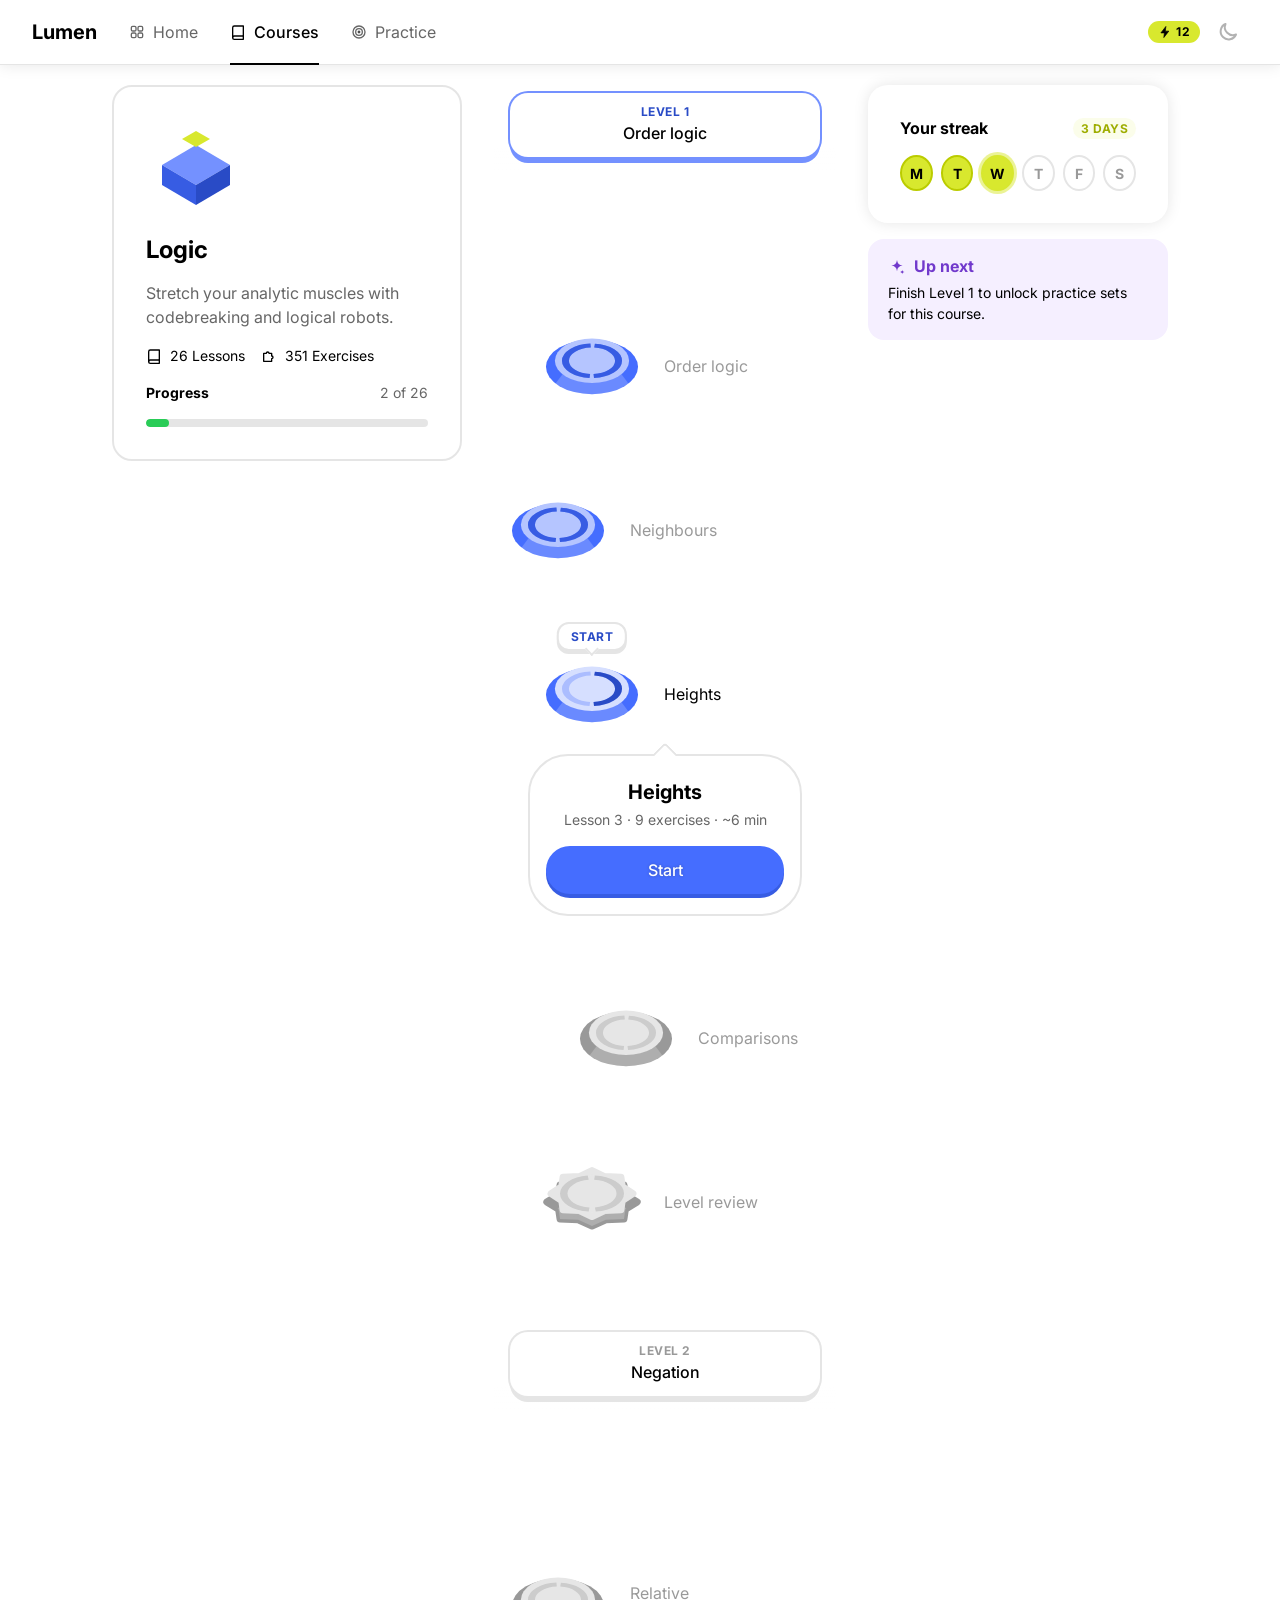
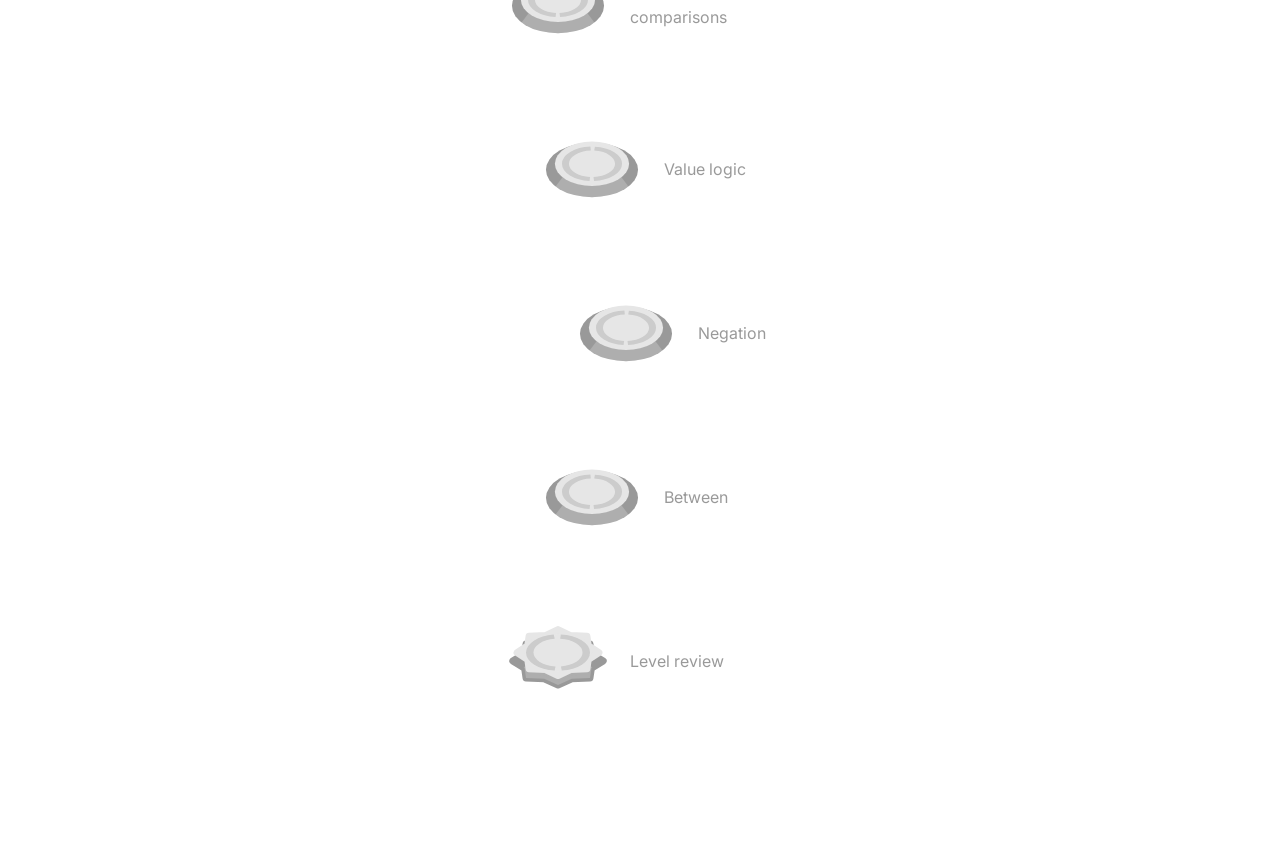
<file: templates/app-course.html>
<!doctype html>
<html lang="en" data-theme="light">
<head>
<meta charset="utf-8">
<meta name="viewport" content="width=device-width, initial-scale=1">
<title>Logic — Lumen</title>
<!-- Brilliant-style course map: sticky course card + levels + a zig-zag path of lesson nodes. -->
<link rel="stylesheet" href="../tokens/fonts.css">
<link rel="stylesheet" href="../tokens/tokens.css">
<link rel="stylesheet" href="../css/brilliant.css">
<script src="../js/brilliant.js" defer></script>
<style>
  .level { width: 100%; max-width: 392px; display: flex; flex-direction: column; align-items: center; }
  .level__head { width: 100%; padding-inline: var(--space-4); position: sticky; top: 76px; z-index: 2; background: linear-gradient(var(--bg-primary) 70%, transparent); padding-block: 8px 16px; }
  .course-path { flex: 2 1 364px; max-width: 488px; width: 100%; display: flex; flex-direction: column; align-items: center; gap: var(--space-4); padding-bottom: var(--space-24); }
  .node-wrap { position: relative; display: flex; flex-direction: column; align-items: center; }
  .node-wrap .popover-card { position: relative; margin-top: 18px; }
  .node-wrap .popover-card::before { content: ""; position: absolute; top: -10px; left: 50%; width: 18px; height: 18px; background: var(--bg-elevated); border-left: 2px solid var(--border-solid); border-top: 2px solid var(--border-solid); transform: translateX(-50%) rotate(45deg); border-radius: 4px 0 0 0; }
  .side { display: none; }
  @media (min-width: 1280px) { .side { display: flex; flex-direction: column; gap: var(--space-4); width: 300px; position: sticky; top: 85px; } }
</style>
</head>
<body>
<!--ICONS:start-->
<svg xmlns="http://www.w3.org/2000/svg" style="display:none">
  
  <symbol id="i-check" viewBox="0 0 24 24" fill="none" stroke="currentColor" stroke-width="2.5" stroke-linecap="round" stroke-linejoin="round"><path d="M5 12.5l4.5 4.5L19 7.5"/></symbol>
  <symbol id="i-x" viewBox="0 0 24 24" fill="none" stroke="currentColor" stroke-width="2.5" stroke-linecap="round"><path d="M6 6l12 12M18 6L6 18"/></symbol>
  <symbol id="i-arrow-right" viewBox="0 0 24 24" fill="none" stroke="currentColor" stroke-width="2" stroke-linecap="round" stroke-linejoin="round"><path d="M5 12h14M13 6l6 6-6 6"/></symbol>
  <symbol id="i-arrow-left" viewBox="0 0 24 24" fill="none" stroke="currentColor" stroke-width="2" stroke-linecap="round" stroke-linejoin="round"><path d="M19 12H5M11 6l-6 6 6 6"/></symbol>
  <symbol id="i-chevron-down" viewBox="0 0 24 24" fill="none" stroke="currentColor" stroke-width="2" stroke-linecap="round" stroke-linejoin="round"><path d="M6 9l6 6 6-6"/></symbol>
  <symbol id="i-lock" viewBox="0 0 24 24" fill="none" stroke="currentColor" stroke-width="2" stroke-linecap="round" stroke-linejoin="round"><rect x="5" y="10.5" width="14" height="10" rx="2.5"/><path d="M8 10.5V8a4 4 0 0 1 8 0v2.5"/></symbol>
  <symbol id="i-star" viewBox="0 0 24 24" fill="currentColor"><path d="M12 3.2l2.6 5.4 5.9.8-4.3 4.1 1 5.9L12 16.6l-5.2 2.8 1-5.9-4.3-4.1 5.9-.8z" stroke="currentColor" stroke-width="1.2" stroke-linejoin="round"/></symbol>
  <symbol id="i-bolt" viewBox="0 0 24 24" fill="currentColor"><path d="M13.5 2.5L5 13.5h6l-1 8 8.5-11h-6z" stroke="currentColor" stroke-width="1.2" stroke-linejoin="round"/></symbol>
  <symbol id="i-flame" viewBox="0 0 24 24" fill="currentColor"><path d="M12 2.5c.6 3.2 5.5 5.5 5.5 11a5.5 5.5 0 0 1-11 0c0-2.3 1-4 2.3-5.2.1 1.6.8 2.7 1.9 3.2C10.3 8.6 11 5.4 12 2.5z"/></symbol>
  <symbol id="i-book" viewBox="0 0 24 24" fill="none" stroke="currentColor" stroke-width="2" stroke-linecap="round" stroke-linejoin="round"><path d="M4 5.5A2.5 2.5 0 0 1 6.5 3H20v15H6.5A2.5 2.5 0 0 0 4 20.5z"/><path d="M4 20.5A2.5 2.5 0 0 0 6.5 23H20v-5"/></symbol>
  <symbol id="i-layers" viewBox="0 0 24 24" fill="none" stroke="currentColor" stroke-width="2" stroke-linejoin="round"><path d="M12 3l9 5-9 5-9-5z"/><path d="M3 13l9 5 9-5" stroke-linecap="round"/></symbol>
  <symbol id="i-puzzle" viewBox="0 0 24 24" fill="none" stroke="currentColor" stroke-width="2" stroke-linejoin="round"><path d="M4 8h4a2 2 0 1 1 4 0h4v4a2 2 0 1 1 0 4v4H4z"/></symbol>
  <symbol id="i-lightbulb" viewBox="0 0 24 24" fill="none" stroke="currentColor" stroke-width="2" stroke-linecap="round" stroke-linejoin="round"><path d="M9 18h6M10 21.5h4"/><path d="M12 2.5a6.5 6.5 0 0 0-4 11.6c.7.6 1 1.4 1 2.4h6c0-1 .3-1.8 1-2.4a6.5 6.5 0 0 0-4-11.6z"/></symbol>
  <symbol id="i-info" viewBox="0 0 24 24" fill="none" stroke="currentColor" stroke-width="2" stroke-linecap="round"><circle cx="12" cy="12" r="9"/><path d="M12 11v5.5"/><circle cx="12" cy="7.6" r=".6" fill="currentColor"/></symbol>
  <symbol id="i-alert" viewBox="0 0 24 24" fill="none" stroke="currentColor" stroke-width="2" stroke-linecap="round" stroke-linejoin="round"><path d="M10.3 3.9L2.6 17.5A2 2 0 0 0 4.3 20.5h15.4a2 2 0 0 0 1.7-3L13.7 3.9a2 2 0 0 0-3.4 0z"/><path d="M12 9.5v4"/><circle cx="12" cy="17" r=".6" fill="currentColor"/></symbol>
  <symbol id="i-play" viewBox="0 0 24 24" fill="currentColor"><path d="M8 5.2v13.6a1 1 0 0 0 1.5.9l10.6-6.8a1 1 0 0 0 0-1.7L9.5 4.3A1 1 0 0 0 8 5.2z"/></symbol>
  <symbol id="i-target" viewBox="0 0 24 24" fill="none" stroke="currentColor" stroke-width="2"><circle cx="12" cy="12" r="9"/><circle cx="12" cy="12" r="5"/><circle cx="12" cy="12" r="1.2" fill="currentColor"/></symbol>
  <symbol id="i-chart" viewBox="0 0 24 24" fill="none" stroke="currentColor" stroke-width="2" stroke-linecap="round"><path d="M4 20V10M10 20V4M16 20v-7M22 20H2"/></symbol>
  <symbol id="i-code" viewBox="0 0 24 24" fill="none" stroke="currentColor" stroke-width="2" stroke-linecap="round" stroke-linejoin="round"><path d="M8 7l-5 5 5 5M16 7l5 5-5 5M13.5 4l-3 16"/></symbol>
  <symbol id="i-sigma" viewBox="0 0 24 24" fill="none" stroke="currentColor" stroke-width="2" stroke-linecap="round" stroke-linejoin="round"><path d="M18 5H6l6 7-6 7h12"/></symbol>
  <symbol id="i-atom" viewBox="0 0 24 24" fill="none" stroke="currentColor" stroke-width="1.8"><ellipse cx="12" cy="12" rx="10" ry="4"/><ellipse cx="12" cy="12" rx="10" ry="4" transform="rotate(60 12 12)"/><ellipse cx="12" cy="12" rx="10" ry="4" transform="rotate(120 12 12)"/><circle cx="12" cy="12" r="1.4" fill="currentColor"/></symbol>
  <symbol id="i-grid" viewBox="0 0 24 24" fill="none" stroke="currentColor" stroke-width="2" stroke-linejoin="round"><rect x="3.5" y="3.5" width="7" height="7" rx="2"/><rect x="13.5" y="3.5" width="7" height="7" rx="2"/><rect x="3.5" y="13.5" width="7" height="7" rx="2"/><rect x="13.5" y="13.5" width="7" height="7" rx="2"/></symbol>
  <symbol id="i-sun" viewBox="0 0 24 24" fill="none" stroke="currentColor" stroke-width="2" stroke-linecap="round"><circle cx="12" cy="12" r="4"/><path d="M12 2v2M12 20v2M4.9 4.9l1.4 1.4M17.7 17.7l1.4 1.4M2 12h2M20 12h2M4.9 19.1l1.4-1.4M17.7 6.3l1.4-1.4"/></symbol>
  <symbol id="i-moon" viewBox="0 0 24 24" fill="none" stroke="currentColor" stroke-width="2" stroke-linejoin="round"><path d="M20 14.5A8 8 0 0 1 9.5 4a8 8 0 1 0 10.5 10.5z"/></symbol>
  <symbol id="i-menu" viewBox="0 0 24 24" fill="none" stroke="currentColor" stroke-width="2" stroke-linecap="round"><path d="M4 7h16M4 12h16M4 17h16"/></symbol>
  <symbol id="i-sparkle" viewBox="0 0 24 24" fill="currentColor"><path d="M12 2.5c.5 4.6 2.9 7 7.5 7.5-4.6.5-7 2.9-7.5 7.5-.5-4.6-2.9-7-7.5-7.5 4.6-.5 7-2.9 7.5-7.5z"/><path d="M19 15.5c.2 1.8 1.2 2.8 3 3-1.8.2-2.8 1.2-3 3-.2-1.8-1.2-2.8-3-3 1.8-.2 2.8-1.2 3-3z"/></symbol>
</svg>
<!--ICONS:end-->
<header class="app-bar">
  <div class="app-bar__inner">
    <a class="app-bar__brand" href="#">Lumen</a>
    <nav class="app-bar__nav" aria-label="Primary">
      <a href="#"><svg width="16" height="16" viewBox="0 0 24 24"><use href="#i-grid"/></svg>Home</a>
      <a href="#" aria-current="page"><svg width="16" height="16" viewBox="0 0 24 24"><use href="#i-book"/></svg>Courses</a>
      <a href="#"><svg width="16" height="16" viewBox="0 0 24 24"><use href="#i-target"/></svg>Practice</a>
    </nav>
    <div class="app-bar__actions">
      <span class="xp"><svg width="14" height="14" viewBox="0 0 24 24"><use href="#i-bolt"/></svg>12</span>
      <button class="icon-btn" aria-label="Toggle theme" data-theme-toggle><svg viewBox="0 0 24 24"><use href="#i-moon"/></svg></button>
    </div>
  </div>
</header>

<main class="course-layout">
  <aside class="course-card">
    <svg class="course-card__art" viewBox="0 0 100 100" aria-hidden="true">
      <g transform="translate(50 56)"><path d="M0 -30 L34 -10 L0 10 L-34 -10Z" style="fill: var(--blue-400)"/><path d="M-34 -10 L0 10 L0 30 L-34 10Z" style="fill: var(--blue-600)"/><path d="M34 -10 L0 10 L0 30 L34 10Z" style="fill: var(--blue-700)"/><path d="M0 -44 L14 -36 L0 -28 L-14 -36Z" style="fill: var(--pear-500)"/></g>
    </svg>
    <h1 class="course-card__title">Logic</h1>
    <p class="course-card__desc">Stretch your analytic muscles with codebreaking and logical robots.</p>
    <div class="course-card__meta">
      <span><svg viewBox="0 0 24 24"><use href="#i-book"/></svg>26 Lessons</span>
      <span><svg viewBox="0 0 24 24"><use href="#i-puzzle"/></svg>351 Exercises</span>
    </div>
    <div style="width: 100%" class="stack">
      <div class="row" style="justify-content: space-between"><span class="ts-heading-xs">Progress</span><span class="ts-body-sm c-secondary">2 of 26</span></div>
      <div class="progress"><div class="progress__fill" style="--value: 8%"></div></div>
    </div>
  </aside>

  <div class="course-path">
    <section class="level" aria-label="Level 1">
      <div class="level__head export-flat"><button class="level-header level-header--current" aria-expanded="false"><span class="level-header__kicker">Level 1</span><span class="level-header__title">Order logic</span></button></div>
      <div class="path">
        <div class="path__row"><button class="path__item" aria-label="Order logic, completed"><span class="lesson-node" data-state="done" data-hue="blue"></span><span class="path__label"><span>Order logic</span></span></button></div>
        <div class="path__row"><button class="path__item"><span class="lesson-node" data-state="done" data-hue="blue"></span><span class="path__label"><span>Neighbours</span></span></button></div>
        <div class="path__row">
          <div class="node-wrap">
            <button class="path__item" aria-current="step" aria-expanded="true" aria-controls="pop"><span class="start-bubble">Start</span><span class="lesson-node" data-state="current" data-hue="blue" data-progress="1"></span><span class="path__label"><span>Heights</span></span></button>
            <div class="popover-card" id="pop" role="dialog" aria-label="Heights">
              <div class="stack" style="--stack-gap: 4px"><div class="popover-card__title">Heights</div><div class="popover-card__meta">Lesson 3 · 9 exercises · ~6 min</div></div>
              <a class="btn3d btn3d--blue btn3d--block" href="app-lesson.html"><span class="btn3d__face">Start</span></a>
            </div>
          </div>
        </div>
        <div class="path__row"><button class="path__item"><span class="lesson-node" data-state="locked"></span><span class="path__label"><span>Comparisons</span></span></button></div>
        <div class="path__row"><button class="path__item"><span class="lesson-node" data-state="locked" data-shape="review"></span><span class="path__label"><span>Level review</span></span></button></div>
      </div>
    </section>
    <section class="level" aria-label="Level 2">
      <div class="level__head export-flat"><button class="level-header"><span class="level-header__kicker">Level 2</span><span class="level-header__title">Negation</span></button></div>
      <div class="path">
        <div class="path__row"><button class="path__item"><span class="lesson-node" data-state="locked"></span><span class="path__label"><span>Relative comparisons</span></span></button></div>
        <div class="path__row"><button class="path__item"><span class="lesson-node" data-state="locked"></span><span class="path__label"><span>Value logic</span></span></button></div>
        <div class="path__row"><button class="path__item"><span class="lesson-node" data-state="locked"></span><span class="path__label"><span>Negation</span></span></button></div>
        <div class="path__row"><button class="path__item"><span class="lesson-node" data-state="locked"></span><span class="path__label"><span>Between</span></span></button></div>
        <div class="path__row"><button class="path__item"><span class="lesson-node" data-state="locked" data-shape="review"></span><span class="path__label"><span>Level review</span></span></button></div>
      </div>
    </section>
  </div>

  <aside class="side">
    <div class="card card--elevated stack">
      <div class="row" style="justify-content: space-between"><span class="ts-heading-sm">Your streak</span><span class="badge badge--subtle badge--pear">3 days</span></div>
      <div class="streak"><span class="streak__day streak__day--done">M</span><span class="streak__day streak__day--done">T</span><span class="streak__day streak__day--done streak__day--today">W</span><span class="streak__day">T</span><span class="streak__day">F</span><span class="streak__day">S</span></div>
    </div>
    <div class="callout callout--purple"><div class="callout__title"><svg viewBox="0 0 24 24"><use href="#i-sparkle"/></svg>Up next</div><p class="ts-body-sm">Finish Level 1 to unlock practice sets for this course.</p></div>
  </aside>
</main>
<script>
  document.querySelectorAll('.path__item').forEach(b => b.addEventListener('click', e => {
    const pop = document.getElementById('pop');
    if (b.getAttribute('aria-controls') === 'pop') { const open = pop.hidden; pop.hidden = !open; b.setAttribute('aria-expanded', open); }
  }));
</script>
</body>
</html>
</file>
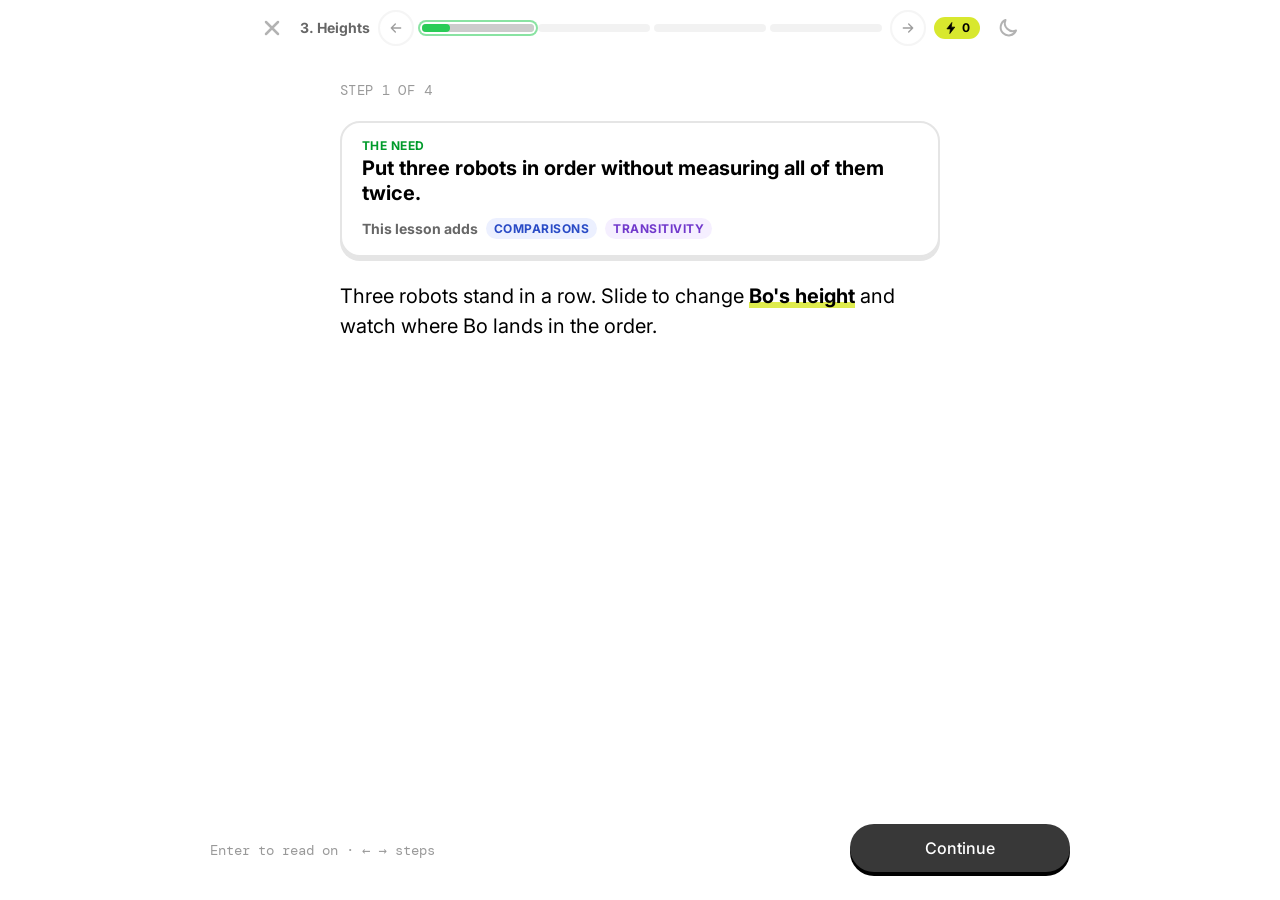
<file: templates/app-lesson.html>
<!doctype html>
<html lang="en" data-theme="light">
<head>
<meta charset="utf-8">
<meta name="viewport" content="width=device-width, initial-scale=1">
<title>Heights — Lumen lesson</title>
<!-- Brilliant-style lesson player: one idea per screen, revealed beat by beat; an interactive
     stage; lip choices; a black Check button that unlocks; a glowing feedback sheet; sounds. -->
<link rel="stylesheet" href="../tokens/fonts.css">
<link rel="stylesheet" href="../tokens/tokens.css">
<link rel="stylesheet" href="../css/brilliant.css">
<script src="../js/brilliant.js" defer></script>
<style>
  .screen { display: none; flex-direction: column; gap: var(--space-5); }
  .screen.is-active { display: flex; animation: slideUp 400ms var(--ease-spring-smooth) both; --slide-up-distance: 12px; }
  .towers { display: flex; align-items: flex-end; justify-content: center; gap: 28px; height: 210px; width: 100%; padding-top: 28px; }
  .tower { width: 64px; border-radius: 12px 12px 6px 6px; position: relative; transition: height 500ms var(--ease-spring-smooth); box-shadow: inset 0 -6px 0 rgba(0, 0, 0, .15); }
  .tower span { position: absolute; top: -26px; left: 50%; transform: translateX(-50%); font: var(--ts-ui-interactives-semiMono-sm); color: var(--text-secondary); }
  .tower b { position: absolute; bottom: -30px; left: 50%; transform: translateX(-50%); font: var(--ts-heading-sm); }
  .done { align-items: center; text-align: center; padding-top: 6vh; }
  .done__badge { width: 112px; height: 112px; border-radius: 50%; display: grid; place-items: center; background: var(--pear-500); color: var(--black); box-shadow: 0 6px 0 0 var(--pear-600); animation: scaleIn 500ms var(--ease-spring-smooth) both; }
  .done__badge svg { width: 56px; height: 56px; }
  .lesson__footer { justify-content: space-between; align-items: center; gap: var(--space-4); max-width: 900px; margin-inline: auto; width: 100%; }
  .lesson__footer .btn3d { width: min(100%, 220px); }
  @media (max-width: 480px) { .lesson__footer .btn3d { width: 100%; } }
</style>
</head>
<body>
<!--ICONS:start-->
<svg xmlns="http://www.w3.org/2000/svg" style="display:none">
  
  <symbol id="i-check" viewBox="0 0 24 24" fill="none" stroke="currentColor" stroke-width="2.5" stroke-linecap="round" stroke-linejoin="round"><path d="M5 12.5l4.5 4.5L19 7.5"/></symbol>
  <symbol id="i-x" viewBox="0 0 24 24" fill="none" stroke="currentColor" stroke-width="2.5" stroke-linecap="round"><path d="M6 6l12 12M18 6L6 18"/></symbol>
  <symbol id="i-arrow-right" viewBox="0 0 24 24" fill="none" stroke="currentColor" stroke-width="2" stroke-linecap="round" stroke-linejoin="round"><path d="M5 12h14M13 6l6 6-6 6"/></symbol>
  <symbol id="i-arrow-left" viewBox="0 0 24 24" fill="none" stroke="currentColor" stroke-width="2" stroke-linecap="round" stroke-linejoin="round"><path d="M19 12H5M11 6l-6 6 6 6"/></symbol>
  <symbol id="i-chevron-down" viewBox="0 0 24 24" fill="none" stroke="currentColor" stroke-width="2" stroke-linecap="round" stroke-linejoin="round"><path d="M6 9l6 6 6-6"/></symbol>
  <symbol id="i-lock" viewBox="0 0 24 24" fill="none" stroke="currentColor" stroke-width="2" stroke-linecap="round" stroke-linejoin="round"><rect x="5" y="10.5" width="14" height="10" rx="2.5"/><path d="M8 10.5V8a4 4 0 0 1 8 0v2.5"/></symbol>
  <symbol id="i-star" viewBox="0 0 24 24" fill="currentColor"><path d="M12 3.2l2.6 5.4 5.9.8-4.3 4.1 1 5.9L12 16.6l-5.2 2.8 1-5.9-4.3-4.1 5.9-.8z" stroke="currentColor" stroke-width="1.2" stroke-linejoin="round"/></symbol>
  <symbol id="i-bolt" viewBox="0 0 24 24" fill="currentColor"><path d="M13.5 2.5L5 13.5h6l-1 8 8.5-11h-6z" stroke="currentColor" stroke-width="1.2" stroke-linejoin="round"/></symbol>
  <symbol id="i-flame" viewBox="0 0 24 24" fill="currentColor"><path d="M12 2.5c.6 3.2 5.5 5.5 5.5 11a5.5 5.5 0 0 1-11 0c0-2.3 1-4 2.3-5.2.1 1.6.8 2.7 1.9 3.2C10.3 8.6 11 5.4 12 2.5z"/></symbol>
  <symbol id="i-book" viewBox="0 0 24 24" fill="none" stroke="currentColor" stroke-width="2" stroke-linecap="round" stroke-linejoin="round"><path d="M4 5.5A2.5 2.5 0 0 1 6.5 3H20v15H6.5A2.5 2.5 0 0 0 4 20.5z"/><path d="M4 20.5A2.5 2.5 0 0 0 6.5 23H20v-5"/></symbol>
  <symbol id="i-layers" viewBox="0 0 24 24" fill="none" stroke="currentColor" stroke-width="2" stroke-linejoin="round"><path d="M12 3l9 5-9 5-9-5z"/><path d="M3 13l9 5 9-5" stroke-linecap="round"/></symbol>
  <symbol id="i-puzzle" viewBox="0 0 24 24" fill="none" stroke="currentColor" stroke-width="2" stroke-linejoin="round"><path d="M4 8h4a2 2 0 1 1 4 0h4v4a2 2 0 1 1 0 4v4H4z"/></symbol>
  <symbol id="i-lightbulb" viewBox="0 0 24 24" fill="none" stroke="currentColor" stroke-width="2" stroke-linecap="round" stroke-linejoin="round"><path d="M9 18h6M10 21.5h4"/><path d="M12 2.5a6.5 6.5 0 0 0-4 11.6c.7.6 1 1.4 1 2.4h6c0-1 .3-1.8 1-2.4a6.5 6.5 0 0 0-4-11.6z"/></symbol>
  <symbol id="i-info" viewBox="0 0 24 24" fill="none" stroke="currentColor" stroke-width="2" stroke-linecap="round"><circle cx="12" cy="12" r="9"/><path d="M12 11v5.5"/><circle cx="12" cy="7.6" r=".6" fill="currentColor"/></symbol>
  <symbol id="i-alert" viewBox="0 0 24 24" fill="none" stroke="currentColor" stroke-width="2" stroke-linecap="round" stroke-linejoin="round"><path d="M10.3 3.9L2.6 17.5A2 2 0 0 0 4.3 20.5h15.4a2 2 0 0 0 1.7-3L13.7 3.9a2 2 0 0 0-3.4 0z"/><path d="M12 9.5v4"/><circle cx="12" cy="17" r=".6" fill="currentColor"/></symbol>
  <symbol id="i-play" viewBox="0 0 24 24" fill="currentColor"><path d="M8 5.2v13.6a1 1 0 0 0 1.5.9l10.6-6.8a1 1 0 0 0 0-1.7L9.5 4.3A1 1 0 0 0 8 5.2z"/></symbol>
  <symbol id="i-target" viewBox="0 0 24 24" fill="none" stroke="currentColor" stroke-width="2"><circle cx="12" cy="12" r="9"/><circle cx="12" cy="12" r="5"/><circle cx="12" cy="12" r="1.2" fill="currentColor"/></symbol>
  <symbol id="i-chart" viewBox="0 0 24 24" fill="none" stroke="currentColor" stroke-width="2" stroke-linecap="round"><path d="M4 20V10M10 20V4M16 20v-7M22 20H2"/></symbol>
  <symbol id="i-code" viewBox="0 0 24 24" fill="none" stroke="currentColor" stroke-width="2" stroke-linecap="round" stroke-linejoin="round"><path d="M8 7l-5 5 5 5M16 7l5 5-5 5M13.5 4l-3 16"/></symbol>
  <symbol id="i-sigma" viewBox="0 0 24 24" fill="none" stroke="currentColor" stroke-width="2" stroke-linecap="round" stroke-linejoin="round"><path d="M18 5H6l6 7-6 7h12"/></symbol>
  <symbol id="i-atom" viewBox="0 0 24 24" fill="none" stroke="currentColor" stroke-width="1.8"><ellipse cx="12" cy="12" rx="10" ry="4"/><ellipse cx="12" cy="12" rx="10" ry="4" transform="rotate(60 12 12)"/><ellipse cx="12" cy="12" rx="10" ry="4" transform="rotate(120 12 12)"/><circle cx="12" cy="12" r="1.4" fill="currentColor"/></symbol>
  <symbol id="i-grid" viewBox="0 0 24 24" fill="none" stroke="currentColor" stroke-width="2" stroke-linejoin="round"><rect x="3.5" y="3.5" width="7" height="7" rx="2"/><rect x="13.5" y="3.5" width="7" height="7" rx="2"/><rect x="3.5" y="13.5" width="7" height="7" rx="2"/><rect x="13.5" y="13.5" width="7" height="7" rx="2"/></symbol>
  <symbol id="i-sun" viewBox="0 0 24 24" fill="none" stroke="currentColor" stroke-width="2" stroke-linecap="round"><circle cx="12" cy="12" r="4"/><path d="M12 2v2M12 20v2M4.9 4.9l1.4 1.4M17.7 17.7l1.4 1.4M2 12h2M20 12h2M4.9 19.1l1.4-1.4M17.7 6.3l1.4-1.4"/></symbol>
  <symbol id="i-moon" viewBox="0 0 24 24" fill="none" stroke="currentColor" stroke-width="2" stroke-linejoin="round"><path d="M20 14.5A8 8 0 0 1 9.5 4a8 8 0 1 0 10.5 10.5z"/></symbol>
  <symbol id="i-menu" viewBox="0 0 24 24" fill="none" stroke="currentColor" stroke-width="2" stroke-linecap="round"><path d="M4 7h16M4 12h16M4 17h16"/></symbol>
  <symbol id="i-sparkle" viewBox="0 0 24 24" fill="currentColor"><path d="M12 2.5c.5 4.6 2.9 7 7.5 7.5-4.6.5-7 2.9-7.5 7.5-.5-4.6-2.9-7-7.5-7.5 4.6-.5 7-2.9 7.5-7.5z"/><path d="M19 15.5c.2 1.8 1.2 2.8 3 3-1.8.2-2.8 1.2-3 3-.2-1.8-1.2-2.8-3-3 1.8-.2 2.8-1.2 3-3z"/></symbol>
</svg>
<!--ICONS:end-->
<div class="lesson">
  <div class="lesson__bar">
    <a class="icon-btn" href="app-course.html" aria-label="Close lesson"><svg viewBox="0 0 24 24"><use href="#i-x"/></svg></a>
    <span class="lesson__title">3. Heights</span>
    <button class="step-arrow" id="prev" aria-label="Previous step"><svg viewBox="0 0 24 24"><use href="#i-arrow-left"/></svg></button>
    <div class="steps" id="steps" aria-label="Lesson progress"></div>
    <button class="step-arrow" id="next" aria-label="Next step"><svg viewBox="0 0 24 24"><use href="#i-arrow-right"/></svg></button>
    <span class="xp" id="xp"><svg width="14" height="14" viewBox="0 0 24 24"><use href="#i-bolt"/></svg><span id="xpn">0</span></span>
    <button class="icon-btn" data-theme-toggle aria-label="Toggle theme"><svg viewBox="0 0 24 24"><use href="#i-moon"/></svg></button>
  </div>

  <main class="lesson__body">
    <!-- 1 · explore, three beats -->
    <section class="screen is-active" data-step="0" id="s0">
      <p class="eyebrow">Step 1 of 4</p>
      <div class="need-card">
        <div class="need-card__k">The need</div>
        <div class="need-card__q">Put three robots in order without measuring all of them twice.</div>
        <div class="need-card__adds">This lesson adds <span class="badge badge--subtle badge--blue">Comparisons</span><span class="badge badge--subtle badge--purple">Transitivity</span></div>
      </div>
      <div class="beat lesson-content lesson-content--lg"><p>Three robots stand in a row. Slide to change <span class="term">Bo's height</span> and watch where Bo lands in the order.</p></div>
      <div class="beat widget" hidden>
        <div class="widget__head"><span class="eyebrow">Interactive</span><span class="widget__hint">Drag the slider</span></div>
        <div class="stage">
          <div style="width: 100%; display: flex; flex-direction: column; gap: 44px">
            <div class="towers">
              <div class="tower" style="height: 120px; background: var(--blue-400)"><span>120</span><b>Ada</b></div>
              <div class="tower" id="bo" style="height: 90px; background: var(--orange-400)"><span id="boH">90</span><b>Bo</b></div>
              <div class="tower" style="height: 160px; background: var(--purple-400)"><span>160</span><b>Cy</b></div>
            </div>
            <label class="stack" style="--stack-gap: 6px"><span class="row" style="justify-content: space-between"><span class="ts-heading-xs">Bo's height</span><span class="readout" id="boR">90 cm</span></span>
              <input class="slider" id="boS" type="range" min="40" max="200" value="90" style="--slider-fill: var(--orange-500)"></label>
          </div>
        </div>
        <div class="widget__prompt" id="order">Order: <b>Bo · Ada · Cy</b></div>
      </div>
      <div class="beat lesson-content lesson-content--lg" hidden><p>Notice you never compared Bo with Cy directly. If Bo is shorter than Ada and Ada is shorter than Cy, then <span class="term">Bo is shorter than Cy</span>. That shortcut is called transitivity.</p></div>
      <details class="deeper beat" hidden>
        <summary><span class="deeper__icon"><svg viewBox="0 0 24 24"><use href="#i-sigma"/></svg></span><span class="deeper__t"><b>Go deeper</b><small>the rule, in symbols and code</small></span><span class="deeper__chev"></span></summary>
        <div class="deeper__body">
          <div class="lesson-content"><p>For any heights <code>a</code>, <code>b</code>, <code>c</code>: if a &lt; b and b &lt; c, then a &lt; c. Sorting algorithms lean on this to skip comparisons.</p></div>
<pre class="code"><span class="k">def</span> <span class="d">shortest</span>(hs):
    best = hs[<span class="n">0</span>]
    <span class="k">for</span> h <span class="k">in</span> hs[<span class="n">1</span>:]:   <span class="c"># one comparison per robot</span>
        best = <span class="f">min</span>(best, h)
    <span class="k">return</span> best</pre>
        </div>
      </details>
    </section>

    <!-- 2 · multiple choice -->
    <section class="screen" data-step="1">
      <p class="eyebrow">Step 2 of 4</p>
      <div class="lesson-content lesson-content--lg"><p>Ada is taller than Bo. Cy is taller than Ada. Who is the <strong>shortest</strong>?</p></div>
      <div class="choices" role="radiogroup" id="mcq" aria-label="Answer">
        <button class="choice choice--keyed" role="radio" aria-checked="false" data-ok="0"><span class="choice__key">A</span>Ada</button>
        <button class="choice choice--keyed" role="radio" aria-checked="false" data-ok="1"><span class="choice__key">B</span>Bo</button>
        <button class="choice choice--keyed" role="radio" aria-checked="false" data-ok="0"><span class="choice__key">C</span>Cy</button>
        <button class="choice choice--keyed" role="radio" aria-checked="false" data-ok="0"><span class="choice__key">D</span>Can't tell from this</button>
      </div>
    </section>

    <!-- 3 · free answer -->
    <section class="screen" data-step="2">
      <p class="eyebrow">Step 3 of 4</p>
      <div class="lesson-content lesson-content--lg"><p>Five robots, all different heights. How many <strong>comparisons</strong> do you need, at minimum, to be sure which one is tallest?</p></div>
      <div class="field" style="max-width: 240px; margin-inline: auto; width: 100%"><label class="visually-hidden" for="ans">Your answer</label><input class="input input--answer" id="ans" inputmode="numeric" placeholder="?" autocomplete="off"></div>
      <div class="callout callout--oat" id="why" hidden><div class="callout__title"><svg viewBox="0 0 24 24"><use href="#i-lightbulb"/></svg>Why 4?</div><p>Every robot except the tallest has to lose at least one comparison. Four robots must lose, so you need at least four comparisons.</p></div>
    </section>

    <!-- 4 · done -->
    <section class="screen done" data-step="3">
      <div class="done__badge"><svg viewBox="0 0 24 24"><use href="#i-star"/></svg></div>
      <h1 class="ts-display-3xl">Lesson complete</h1>
      <p class="c-secondary ts-body-lg">You ordered robots like a sorting algorithm.</p>
      <span class="xp xp--pulse" style="font-size: 14px; padding: 6px 14px">+30 XP</span>
      <div class="streak" style="justify-content: center"><span class="streak__day streak__day--done">M</span><span class="streak__day streak__day--done">T</span><span class="streak__day streak__day--done streak__day--today">W</span><span class="streak__day">T</span><span class="streak__day">F</span></div>
    </section>
  </main>

  <footer class="lesson__footer" id="foot">
    <span class="kbd-hint" id="hint">Enter to read on · ← → steps</span>
    <button class="btn3d" id="primary"><span class="btn3d__face">Continue</span></button>
  </footer>
</div>

<div class="feedback" id="fb" hidden role="status" aria-live="polite">
  <div class="feedback__inner">
    <div class="feedback__title" id="fbT"></div>
    <p class="feedback__text" id="fbX"></p>
    <div class="feedback__actions">
      <button class="btn3d btn3d--white" id="fbWhy"><span class="btn3d__face">Why?</span></button>
      <button class="btn3d" id="fbGo"><span class="btn3d__face">Continue</span></button>
    </div>
  </div>
</div>

<script>
  addEventListener('DOMContentLoaded', () => {
    const N = 4; let step = 0, seen = 0, xp = 0; const results = [];
    const $ = s => document.querySelector(s);
    const primary = $('#primary'), face = primary.querySelector('.btn3d__face');
    const beatsLeft = () => document.querySelectorAll('#s0 .beat[hidden]').length;
    const beatsAll = document.querySelectorAll('#s0 .beat').length;
    function renderSteps() {
      $('#steps').innerHTML = Array.from({ length: N }, (_, i) => {
        const f = results[i] !== undefined ? 1 : i === 0 && step === 0 ? (beatsAll - beatsLeft()) / beatsAll : 0;
        const cls = results[i] === true ? 'steps__seg--correct' : results[i] === false ? 'steps__seg--incorrect' : i === step ? 'steps__seg--current' : '';
        return `<span class="steps__seg ${cls}" style="--f:${f}"></span>`;
      }).join('');
      $('#prev').disabled = step === 0; $('#next').disabled = step >= seen;
    }
    function setCTA(label, enabled) {
      const was = primary.disabled; face.textContent = label; primary.disabled = !enabled;
      if (was && enabled) B.sfx.unlock();
    }
    function show(i) {
      step = i; seen = Math.max(seen, i);
      document.querySelectorAll('.screen').forEach(s => s.classList.toggle('is-active', +s.dataset.step === i));
      $('#fb').hidden = true; $('#foot').hidden = false;
      if (i === 0) setCTA('Continue', true);
      else if (i === 1) setCTA('Check', !!$('#mcq [aria-checked="true"]'));
      else if (i === 2) setCTA('Check', !!$('#ans').value.trim());
      else { setCTA('Finish', true); B.sfx.complete(); }
      $('#hint').textContent = i === 0 ? 'Enter to read on · ← → steps' : i < 3 ? 'Choose, then Check' : '';
      renderSteps();
    }
    function addXp(n) { xp += n; $('#xpn').textContent = xp; const x = $('#xp'); x.classList.remove('xp--pulse'); void x.offsetWidth; x.classList.add('xp--pulse'); }
    function feedback(ok, text) {
      results[step] = ok; renderSteps(); ok ? (addXp(10), B.sfx.correct()) : B.sfx.wrong();
      const fb = $('#fb'); fb.className = 'feedback ' + (ok ? 'feedback--correct' : 'feedback--incorrect'); fb.hidden = false;
      $('#fbT').innerHTML = ok ? '<svg viewBox="0 0 24 24"><use href="#i-check"/></svg>Correct!' : 'Not quite';
      $('#fbX').textContent = text;
      const go = $('#fbGo'); go.className = 'btn3d ' + (ok ? 'btn3d--green' : ''); go.querySelector('.btn3d__face').textContent = ok ? 'Continue' : 'Try again';
      go.dataset.ok = ok; $('#foot').hidden = true;
    }
    $('#boS').addEventListener('input', e => {
      const v = +e.target.value; $('#bo').style.height = v + 'px'; $('#boH').textContent = v; $('#boR').textContent = v + ' cm';
      const order = [['Ada', 120], ['Bo', v], ['Cy', 160]].sort((a, b) => a[1] - b[1]).map(x => x[0]).join(' · ');
      $('#order').innerHTML = `Order: <b>${order}</b>`;
    });
    $('#mcq').addEventListener('choice', () => setCTA('Check', true));
    $('#ans').addEventListener('input', e => setCTA('Check', !!e.target.value.trim()));
    function advance() {
      if (primary.disabled) return;
      if (step === 0) { if (beatsLeft()) { B.reveal($('#s0')); return renderSteps(); } results[0] = true; return show(1); }
      if (step === 1) { const c = $('#mcq [aria-checked="true"]'); const ok = c.dataset.ok === '1'; c.dataset.state = ok ? 'correct' : 'incorrect';
        return feedback(ok, ok ? 'Bo is shorter than Ada, and Ada is shorter than Cy.' : 'Start from Cy and follow who is shorter than whom.'); }
      if (step === 2) { const ok = $('#ans').value.trim() === '4'; $('#ans').setAttribute('aria-invalid', !ok);
        return feedback(ok, ok ? 'Four comparisons: one for every robot that is not the tallest.' : 'Think about how many robots have to lose a comparison.'); }
      location.href = 'app-course.html';
    }
    primary.addEventListener('click', advance);
    addEventListener('keydown', e => {
      if (e.target.closest('input, textarea')) { if (e.key === 'Enter') advance(); return; }
      if (e.key === 'Enter') { e.preventDefault(); $('#fb').hidden ? advance() : $('#fbGo').click(); }
      if (e.key === 'ArrowLeft' && step > 0) show(step - 1);
      if (e.key === 'ArrowRight' && step < seen) show(step + 1);
    });
    $('#prev').addEventListener('click', () => step > 0 && show(step - 1));
    $('#next').addEventListener('click', () => step < seen && show(step + 1));
    $('#fbGo').addEventListener('click', e => {
      if (e.currentTarget.dataset.ok === 'true') return show(step + 1);
      $('#fb').hidden = true; $('#foot').hidden = false; results[step] = undefined; renderSteps();
      document.querySelectorAll('#mcq .choice').forEach(x => { x.removeAttribute('data-state'); x.setAttribute('aria-checked', 'false'); });
      setCTA('Check', step === 2 && !!$('#ans').value.trim());
    });
    $('#fbWhy').addEventListener('click', () => {
      if (step === 2) { $('#why').hidden = false; return; }
      $('#fbX').textContent = 'Chain the facts: Cy > Ada and Ada > Bo, so Cy > Ada > Bo. The end of the chain is the shortest.';
    });
    show(0);
  });
</script>
</body>
</html>
</file>
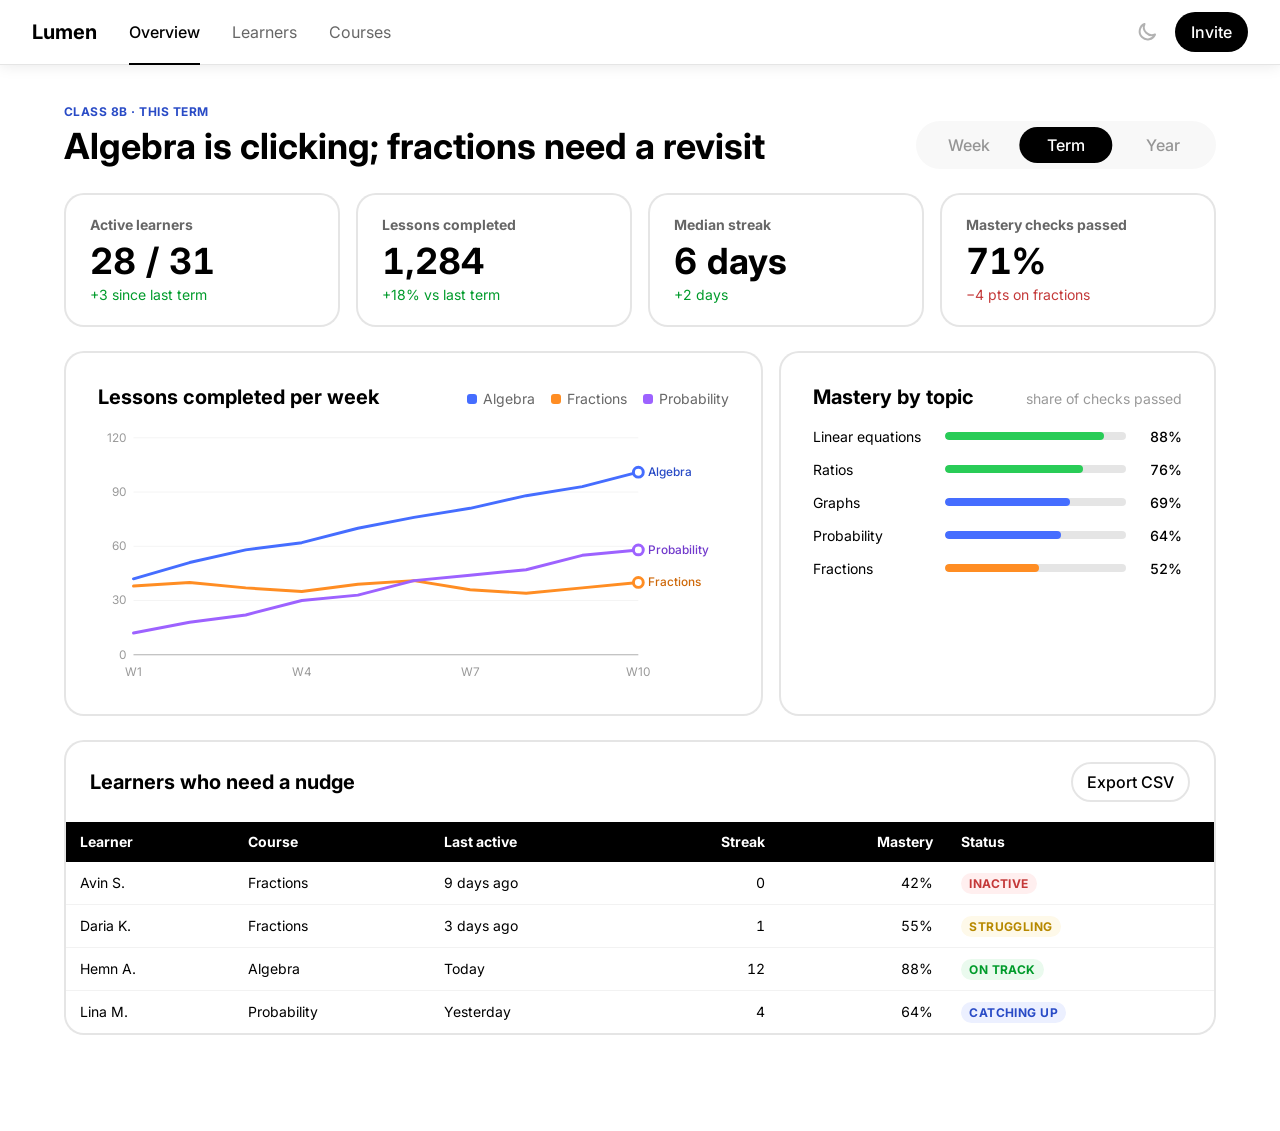
<file: templates/dashboard.html>
<!doctype html>
<html lang="en" data-theme="light">
<head>
<meta charset="utf-8">
<meta name="viewport" content="width=device-width, initial-scale=1">
<title>Learning Dashboard — Lumen</title>
<!-- Brilliant-style web app / dashboard: app bar, KPI cards, charts drawn in SVG from data,
     a black-header table. Charts follow references/06-interactive-visuals.md. -->
<link rel="stylesheet" href="../tokens/fonts.css">
<link rel="stylesheet" href="../tokens/tokens.css">
<link rel="stylesheet" href="../css/brilliant.css">
<script src="../js/brilliant.js" defer></script>
<style>
  .page { padding-block: var(--space-10) var(--space-24); display: flex; flex-direction: column; gap: var(--space-6); }
  .page__head { display: flex; flex-wrap: wrap; align-items: flex-end; justify-content: space-between; gap: var(--space-4); }
  .kpis { display: grid; gap: var(--space-4); grid-template-columns: repeat(auto-fit, minmax(220px, 1fr)); }
  .charts { display: grid; gap: var(--space-4); }
  @media (min-width: 992px) { .charts { grid-template-columns: 1.6fr 1fr; } }
  .chart-card { display: flex; flex-direction: column; gap: var(--space-4); }
  .chart-card header { display: flex; justify-content: space-between; align-items: baseline; gap: var(--space-3); flex-wrap: wrap; }
  .chart { width: 100%; height: auto; overflow: visible; }
  .chart text { font: var(--ts-body-xs); fill: var(--text-tertiary); }
  .chart .lbl { font: 500 12px/1 var(--font-sans); }
  .legend { display: flex; gap: var(--space-4); flex-wrap: wrap; font: var(--ts-body-sm); color: var(--text-secondary); }
  .legend i { display: inline-block; width: 10px; height: 10px; border-radius: 3px; margin-right: 6px; vertical-align: 0; }
  .mastery { display: grid; gap: var(--space-3); }
  .mastery__row { display: grid; grid-template-columns: 120px 1fr 44px; align-items: center; gap: var(--space-3); font: var(--ts-body-sm); }
  .mastery__row b { text-align: right; font-weight: 500; font-variant-numeric: tabular-nums; }
</style>
</head>
<body>
<!--ICONS:start-->
<svg xmlns="http://www.w3.org/2000/svg" style="display:none">
  
  <symbol id="i-check" viewBox="0 0 24 24" fill="none" stroke="currentColor" stroke-width="2.5" stroke-linecap="round" stroke-linejoin="round"><path d="M5 12.5l4.5 4.5L19 7.5"/></symbol>
  <symbol id="i-x" viewBox="0 0 24 24" fill="none" stroke="currentColor" stroke-width="2.5" stroke-linecap="round"><path d="M6 6l12 12M18 6L6 18"/></symbol>
  <symbol id="i-arrow-right" viewBox="0 0 24 24" fill="none" stroke="currentColor" stroke-width="2" stroke-linecap="round" stroke-linejoin="round"><path d="M5 12h14M13 6l6 6-6 6"/></symbol>
  <symbol id="i-arrow-left" viewBox="0 0 24 24" fill="none" stroke="currentColor" stroke-width="2" stroke-linecap="round" stroke-linejoin="round"><path d="M19 12H5M11 6l-6 6 6 6"/></symbol>
  <symbol id="i-chevron-down" viewBox="0 0 24 24" fill="none" stroke="currentColor" stroke-width="2" stroke-linecap="round" stroke-linejoin="round"><path d="M6 9l6 6 6-6"/></symbol>
  <symbol id="i-lock" viewBox="0 0 24 24" fill="none" stroke="currentColor" stroke-width="2" stroke-linecap="round" stroke-linejoin="round"><rect x="5" y="10.5" width="14" height="10" rx="2.5"/><path d="M8 10.5V8a4 4 0 0 1 8 0v2.5"/></symbol>
  <symbol id="i-star" viewBox="0 0 24 24" fill="currentColor"><path d="M12 3.2l2.6 5.4 5.9.8-4.3 4.1 1 5.9L12 16.6l-5.2 2.8 1-5.9-4.3-4.1 5.9-.8z" stroke="currentColor" stroke-width="1.2" stroke-linejoin="round"/></symbol>
  <symbol id="i-bolt" viewBox="0 0 24 24" fill="currentColor"><path d="M13.5 2.5L5 13.5h6l-1 8 8.5-11h-6z" stroke="currentColor" stroke-width="1.2" stroke-linejoin="round"/></symbol>
  <symbol id="i-flame" viewBox="0 0 24 24" fill="currentColor"><path d="M12 2.5c.6 3.2 5.5 5.5 5.5 11a5.5 5.5 0 0 1-11 0c0-2.3 1-4 2.3-5.2.1 1.6.8 2.7 1.9 3.2C10.3 8.6 11 5.4 12 2.5z"/></symbol>
  <symbol id="i-book" viewBox="0 0 24 24" fill="none" stroke="currentColor" stroke-width="2" stroke-linecap="round" stroke-linejoin="round"><path d="M4 5.5A2.5 2.5 0 0 1 6.5 3H20v15H6.5A2.5 2.5 0 0 0 4 20.5z"/><path d="M4 20.5A2.5 2.5 0 0 0 6.5 23H20v-5"/></symbol>
  <symbol id="i-layers" viewBox="0 0 24 24" fill="none" stroke="currentColor" stroke-width="2" stroke-linejoin="round"><path d="M12 3l9 5-9 5-9-5z"/><path d="M3 13l9 5 9-5" stroke-linecap="round"/></symbol>
  <symbol id="i-puzzle" viewBox="0 0 24 24" fill="none" stroke="currentColor" stroke-width="2" stroke-linejoin="round"><path d="M4 8h4a2 2 0 1 1 4 0h4v4a2 2 0 1 1 0 4v4H4z"/></symbol>
  <symbol id="i-lightbulb" viewBox="0 0 24 24" fill="none" stroke="currentColor" stroke-width="2" stroke-linecap="round" stroke-linejoin="round"><path d="M9 18h6M10 21.5h4"/><path d="M12 2.5a6.5 6.5 0 0 0-4 11.6c.7.6 1 1.4 1 2.4h6c0-1 .3-1.8 1-2.4a6.5 6.5 0 0 0-4-11.6z"/></symbol>
  <symbol id="i-info" viewBox="0 0 24 24" fill="none" stroke="currentColor" stroke-width="2" stroke-linecap="round"><circle cx="12" cy="12" r="9"/><path d="M12 11v5.5"/><circle cx="12" cy="7.6" r=".6" fill="currentColor"/></symbol>
  <symbol id="i-alert" viewBox="0 0 24 24" fill="none" stroke="currentColor" stroke-width="2" stroke-linecap="round" stroke-linejoin="round"><path d="M10.3 3.9L2.6 17.5A2 2 0 0 0 4.3 20.5h15.4a2 2 0 0 0 1.7-3L13.7 3.9a2 2 0 0 0-3.4 0z"/><path d="M12 9.5v4"/><circle cx="12" cy="17" r=".6" fill="currentColor"/></symbol>
  <symbol id="i-play" viewBox="0 0 24 24" fill="currentColor"><path d="M8 5.2v13.6a1 1 0 0 0 1.5.9l10.6-6.8a1 1 0 0 0 0-1.7L9.5 4.3A1 1 0 0 0 8 5.2z"/></symbol>
  <symbol id="i-target" viewBox="0 0 24 24" fill="none" stroke="currentColor" stroke-width="2"><circle cx="12" cy="12" r="9"/><circle cx="12" cy="12" r="5"/><circle cx="12" cy="12" r="1.2" fill="currentColor"/></symbol>
  <symbol id="i-chart" viewBox="0 0 24 24" fill="none" stroke="currentColor" stroke-width="2" stroke-linecap="round"><path d="M4 20V10M10 20V4M16 20v-7M22 20H2"/></symbol>
  <symbol id="i-code" viewBox="0 0 24 24" fill="none" stroke="currentColor" stroke-width="2" stroke-linecap="round" stroke-linejoin="round"><path d="M8 7l-5 5 5 5M16 7l5 5-5 5M13.5 4l-3 16"/></symbol>
  <symbol id="i-sigma" viewBox="0 0 24 24" fill="none" stroke="currentColor" stroke-width="2" stroke-linecap="round" stroke-linejoin="round"><path d="M18 5H6l6 7-6 7h12"/></symbol>
  <symbol id="i-atom" viewBox="0 0 24 24" fill="none" stroke="currentColor" stroke-width="1.8"><ellipse cx="12" cy="12" rx="10" ry="4"/><ellipse cx="12" cy="12" rx="10" ry="4" transform="rotate(60 12 12)"/><ellipse cx="12" cy="12" rx="10" ry="4" transform="rotate(120 12 12)"/><circle cx="12" cy="12" r="1.4" fill="currentColor"/></symbol>
  <symbol id="i-grid" viewBox="0 0 24 24" fill="none" stroke="currentColor" stroke-width="2" stroke-linejoin="round"><rect x="3.5" y="3.5" width="7" height="7" rx="2"/><rect x="13.5" y="3.5" width="7" height="7" rx="2"/><rect x="3.5" y="13.5" width="7" height="7" rx="2"/><rect x="13.5" y="13.5" width="7" height="7" rx="2"/></symbol>
  <symbol id="i-sun" viewBox="0 0 24 24" fill="none" stroke="currentColor" stroke-width="2" stroke-linecap="round"><circle cx="12" cy="12" r="4"/><path d="M12 2v2M12 20v2M4.9 4.9l1.4 1.4M17.7 17.7l1.4 1.4M2 12h2M20 12h2M4.9 19.1l1.4-1.4M17.7 6.3l1.4-1.4"/></symbol>
  <symbol id="i-moon" viewBox="0 0 24 24" fill="none" stroke="currentColor" stroke-width="2" stroke-linejoin="round"><path d="M20 14.5A8 8 0 0 1 9.5 4a8 8 0 1 0 10.5 10.5z"/></symbol>
  <symbol id="i-menu" viewBox="0 0 24 24" fill="none" stroke="currentColor" stroke-width="2" stroke-linecap="round"><path d="M4 7h16M4 12h16M4 17h16"/></symbol>
  <symbol id="i-sparkle" viewBox="0 0 24 24" fill="currentColor"><path d="M12 2.5c.5 4.6 2.9 7 7.5 7.5-4.6.5-7 2.9-7.5 7.5-.5-4.6-2.9-7-7.5-7.5 4.6-.5 7-2.9 7.5-7.5z"/><path d="M19 15.5c.2 1.8 1.2 2.8 3 3-1.8.2-2.8 1.2-3 3-.2-1.8-1.2-2.8-3-3 1.8-.2 2.8-1.2 3-3z"/></symbol>
</svg>
<!--ICONS:end-->
<header class="app-bar">
  <div class="app-bar__inner">
    <a class="app-bar__brand" href="#">Lumen</a>
    <nav class="app-bar__nav" aria-label="Primary"><a href="#" aria-current="page">Overview</a><a href="#">Learners</a><a href="#">Courses</a></nav>
    <div class="app-bar__actions"><button class="icon-btn" aria-label="Toggle theme" data-theme-toggle><svg viewBox="0 0 24 24"><use href="#i-moon"/></svg></button><a class="btn btn--inverse btn--sm" href="#">Invite</a></div>
  </div>
</header>

<main class="container page">
  <div class="page__head">
    <div class="stack" style="--stack-gap: 6px"><span class="kicker kicker--blue">Class 8B · this term</span><h1 class="ts-heading-2xl">Algebra is clicking; fractions need a revisit</h1></div>
    <div class="segmented" style="--n: 3; --i: 1; width: 300px; height: 48px; margin: 0" role="tablist"><span class="segmented__thumb"></span><button role="tab" aria-selected="false">Week</button><button role="tab" aria-selected="true">Term</button><button role="tab" aria-selected="false">Year</button></div>
  </div>

  <section class="kpis" aria-label="Key numbers">
    <div class="kpi"><div class="kpi__label">Active learners</div><div class="kpi__value">28 / 31</div><div class="kpi__delta">+3 since last term</div></div>
    <div class="kpi"><div class="kpi__label">Lessons completed</div><div class="kpi__value">1,284</div><div class="kpi__delta">+18% vs last term</div></div>
    <div class="kpi"><div class="kpi__label">Median streak</div><div class="kpi__value">6 days</div><div class="kpi__delta">+2 days</div></div>
    <div class="kpi"><div class="kpi__label">Mastery checks passed</div><div class="kpi__value">71%</div><div class="kpi__delta kpi__delta--down">−4 pts on fractions</div></div>
  </section>

  <section class="charts">
    <div class="card chart-card">
      <header><h2 class="ts-heading-md">Lessons completed per week</h2><div class="legend" id="legend"></div></header>
      <svg class="chart" id="line" viewBox="0 0 640 260" role="img" aria-label="Lessons per week by course"></svg>
    </div>
    <div class="card chart-card">
      <header><h2 class="ts-heading-md">Mastery by topic</h2><span class="ts-body-sm c-tertiary">share of checks passed</span></header>
      <div class="mastery" id="mastery"></div>
    </div>
  </section>

  <section class="card" style="padding: 0; overflow: hidden">
    <div class="row" style="justify-content: space-between; padding: var(--space-5) var(--space-6)"><h2 class="ts-heading-md">Learners who need a nudge</h2><a class="btn btn--outline btn--sm" href="#">Export CSV</a></div>
    <div class="table-wrap" style="border: 0; border-radius: 0">
      <table class="table">
        <thead><tr><th>Learner</th><th>Course</th><th>Last active</th><th class="num">Streak</th><th class="num">Mastery</th><th>Status</th></tr></thead>
        <tbody>
          <tr><td>Avin S.</td><td>Fractions</td><td>9 days ago</td><td class="num">0</td><td class="num">42%</td><td><span class="badge badge--subtle badge--red">Inactive</span></td></tr>
          <tr><td>Daria K.</td><td>Fractions</td><td>3 days ago</td><td class="num">1</td><td class="num">55%</td><td><span class="badge badge--subtle badge--yellow">Struggling</span></td></tr>
          <tr><td>Hemn A.</td><td>Algebra</td><td>Today</td><td class="num">12</td><td class="num">88%</td><td><span class="badge badge--subtle badge--green">On track</span></td></tr>
          <tr><td>Lina M.</td><td>Probability</td><td>Yesterday</td><td class="num">4</td><td class="num">64%</td><td><span class="badge badge--subtle badge--blue">Catching up</span></td></tr>
        </tbody>
      </table>
    </div>
  </section>
</main>

<script>
  // Data → SVG. Series take the chart order: blue, orange, purple, teal, pink, yellow.
  const weeks = ['W1','W2','W3','W4','W5','W6','W7','W8','W9','W10'];
  const series = [
    { name: 'Algebra',     hue: 'blue',   data: [42, 51, 58, 62, 70, 76, 81, 88, 93, 101] },
    { name: 'Fractions',   hue: 'orange', data: [38, 40, 37, 35, 39, 41, 36, 34, 37, 40] },
    { name: 'Probability', hue: 'purple', data: [12, 18, 22, 30, 33, 41, 44, 47, 55, 58] },
  ];
  const W = 640, H = 260, L = 36, R = 92, T = 12, B = 28, max = 120;
  const x = i => L + i * (W - L - R) / (weeks.length - 1), y = v => T + (H - T - B) * (1 - v / max);
  let s = '';
  for (let v = 0; v <= max; v += 30) s += `<line x1="${L}" x2="${W - R}" y1="${y(v)}" y2="${y(v)}" style="stroke: var(--border-secondary)"/><text x="${L - 8}" y="${y(v) + 4}" text-anchor="end">${v}</text>`;
  weeks.forEach((w, i) => { if (i % 3 === 0 || i === weeks.length - 1) s += `<text x="${x(i)}" y="${H - 6}" text-anchor="middle">${w}</text>`; });
  s += `<line x1="${L}" x2="${W - R}" y1="${y(0)}" y2="${y(0)}" style="stroke: var(--border-gray-primary)"/>`;
  series.forEach(se => {
    const pts = se.data.map((v, i) => `${x(i)},${y(v)}`).join(' ');
    s += `<polyline points="${pts}" fill="none" stroke-width="3" stroke-linejoin="round" stroke-linecap="round" style="stroke: var(--${se.hue}-500)"/>`;
    const li = se.data.length - 1;
    s += `<circle cx="${x(li)}" cy="${y(se.data[li])}" r="5" stroke-width="3" style="fill: var(--bg-primary); stroke: var(--${se.hue}-500)"/>`;
    s += `<text class="lbl" x="${x(li) + 10}" y="${y(se.data[li]) + 4}" style="fill: var(--text-${se.hue}-primary)">${se.name}</text>`;
  });
  document.getElementById('line').innerHTML = s;
  document.getElementById('legend').innerHTML = series.map(se => `<span><i style="background: var(--${se.hue}-500)"></i>${se.name}</span>`).join('');
  const topics = [['Linear equations', 88, 'green'], ['Ratios', 76, 'green'], ['Graphs', 69, 'blue'], ['Probability', 64, 'blue'], ['Fractions', 52, 'orange']];
  document.getElementById('mastery').innerHTML = topics.map(([t, v, h]) => `<div class="mastery__row"><span>${t}</span><div class="progress"><div class="progress__fill" style="--value:${v}%; --progress: var(--${h}-500)"></div></div><b>${v}%</b></div>`).join('');
  document.querySelectorAll('.segmented').forEach(seg => { const btns = [...seg.querySelectorAll('button')]; btns.forEach((b, i) => b.addEventListener('click', () => { btns.forEach(x => x.setAttribute('aria-selected', x === b)); seg.style.setProperty('--i', i); })); });
</script>
</body>
</html>
</file>
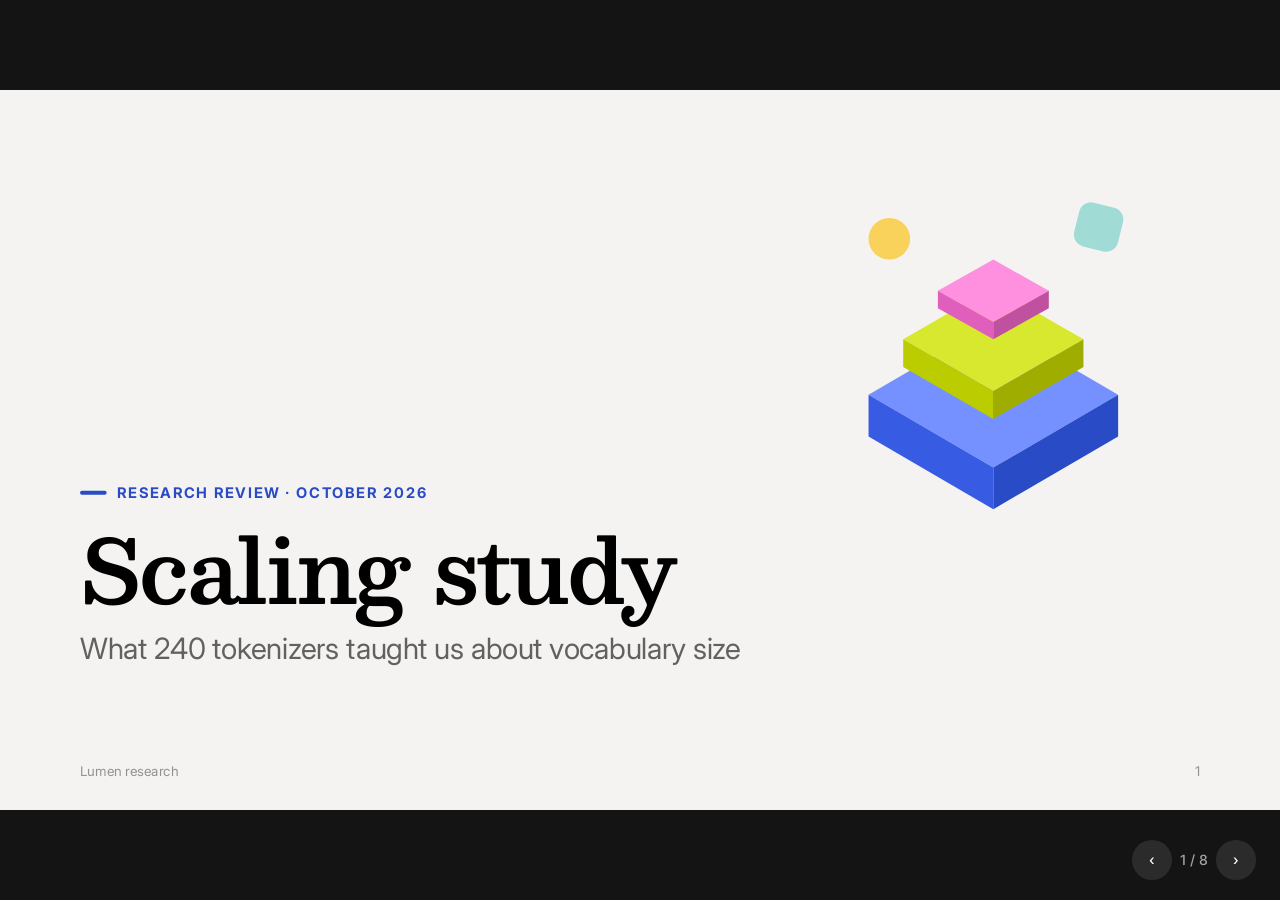
<file: templates/deck.html>
<!doctype html>
<html lang="en" data-theme="light" data-theme-locked>
<head>
<meta charset="utf-8">
<meta name="viewport" content="width=device-width, initial-scale=1">
<title>Scaling Study — Deck</title>
<!-- Brilliant-style deck, 1920×1080. ← → / space to move, F for fullscreen, print for a PDF (one slide per page).
     One idea per slide; the headline states the finding; colour marks meaning. -->
<link rel="stylesheet" href="../tokens/fonts.css">
<link rel="stylesheet" href="../tokens/tokens.css">
<link rel="stylesheet" href="../css/brilliant.css">
<link rel="stylesheet" href="../css/deck.css">
<script src="../js/brilliant.js" defer></script>
</head>
<body class="deck">
<!--ICONS:start-->
<svg xmlns="http://www.w3.org/2000/svg" style="display:none">
  
  <symbol id="i-check" viewBox="0 0 24 24" fill="none" stroke="currentColor" stroke-width="2.5" stroke-linecap="round" stroke-linejoin="round"><path d="M5 12.5l4.5 4.5L19 7.5"/></symbol>
  <symbol id="i-x" viewBox="0 0 24 24" fill="none" stroke="currentColor" stroke-width="2.5" stroke-linecap="round"><path d="M6 6l12 12M18 6L6 18"/></symbol>
  <symbol id="i-arrow-right" viewBox="0 0 24 24" fill="none" stroke="currentColor" stroke-width="2" stroke-linecap="round" stroke-linejoin="round"><path d="M5 12h14M13 6l6 6-6 6"/></symbol>
  <symbol id="i-arrow-left" viewBox="0 0 24 24" fill="none" stroke="currentColor" stroke-width="2" stroke-linecap="round" stroke-linejoin="round"><path d="M19 12H5M11 6l-6 6 6 6"/></symbol>
  <symbol id="i-chevron-down" viewBox="0 0 24 24" fill="none" stroke="currentColor" stroke-width="2" stroke-linecap="round" stroke-linejoin="round"><path d="M6 9l6 6 6-6"/></symbol>
  <symbol id="i-lock" viewBox="0 0 24 24" fill="none" stroke="currentColor" stroke-width="2" stroke-linecap="round" stroke-linejoin="round"><rect x="5" y="10.5" width="14" height="10" rx="2.5"/><path d="M8 10.5V8a4 4 0 0 1 8 0v2.5"/></symbol>
  <symbol id="i-star" viewBox="0 0 24 24" fill="currentColor"><path d="M12 3.2l2.6 5.4 5.9.8-4.3 4.1 1 5.9L12 16.6l-5.2 2.8 1-5.9-4.3-4.1 5.9-.8z" stroke="currentColor" stroke-width="1.2" stroke-linejoin="round"/></symbol>
  <symbol id="i-bolt" viewBox="0 0 24 24" fill="currentColor"><path d="M13.5 2.5L5 13.5h6l-1 8 8.5-11h-6z" stroke="currentColor" stroke-width="1.2" stroke-linejoin="round"/></symbol>
  <symbol id="i-flame" viewBox="0 0 24 24" fill="currentColor"><path d="M12 2.5c.6 3.2 5.5 5.5 5.5 11a5.5 5.5 0 0 1-11 0c0-2.3 1-4 2.3-5.2.1 1.6.8 2.7 1.9 3.2C10.3 8.6 11 5.4 12 2.5z"/></symbol>
  <symbol id="i-book" viewBox="0 0 24 24" fill="none" stroke="currentColor" stroke-width="2" stroke-linecap="round" stroke-linejoin="round"><path d="M4 5.5A2.5 2.5 0 0 1 6.5 3H20v15H6.5A2.5 2.5 0 0 0 4 20.5z"/><path d="M4 20.5A2.5 2.5 0 0 0 6.5 23H20v-5"/></symbol>
  <symbol id="i-layers" viewBox="0 0 24 24" fill="none" stroke="currentColor" stroke-width="2" stroke-linejoin="round"><path d="M12 3l9 5-9 5-9-5z"/><path d="M3 13l9 5 9-5" stroke-linecap="round"/></symbol>
  <symbol id="i-puzzle" viewBox="0 0 24 24" fill="none" stroke="currentColor" stroke-width="2" stroke-linejoin="round"><path d="M4 8h4a2 2 0 1 1 4 0h4v4a2 2 0 1 1 0 4v4H4z"/></symbol>
  <symbol id="i-lightbulb" viewBox="0 0 24 24" fill="none" stroke="currentColor" stroke-width="2" stroke-linecap="round" stroke-linejoin="round"><path d="M9 18h6M10 21.5h4"/><path d="M12 2.5a6.5 6.5 0 0 0-4 11.6c.7.6 1 1.4 1 2.4h6c0-1 .3-1.8 1-2.4a6.5 6.5 0 0 0-4-11.6z"/></symbol>
  <symbol id="i-info" viewBox="0 0 24 24" fill="none" stroke="currentColor" stroke-width="2" stroke-linecap="round"><circle cx="12" cy="12" r="9"/><path d="M12 11v5.5"/><circle cx="12" cy="7.6" r=".6" fill="currentColor"/></symbol>
  <symbol id="i-alert" viewBox="0 0 24 24" fill="none" stroke="currentColor" stroke-width="2" stroke-linecap="round" stroke-linejoin="round"><path d="M10.3 3.9L2.6 17.5A2 2 0 0 0 4.3 20.5h15.4a2 2 0 0 0 1.7-3L13.7 3.9a2 2 0 0 0-3.4 0z"/><path d="M12 9.5v4"/><circle cx="12" cy="17" r=".6" fill="currentColor"/></symbol>
  <symbol id="i-play" viewBox="0 0 24 24" fill="currentColor"><path d="M8 5.2v13.6a1 1 0 0 0 1.5.9l10.6-6.8a1 1 0 0 0 0-1.7L9.5 4.3A1 1 0 0 0 8 5.2z"/></symbol>
  <symbol id="i-target" viewBox="0 0 24 24" fill="none" stroke="currentColor" stroke-width="2"><circle cx="12" cy="12" r="9"/><circle cx="12" cy="12" r="5"/><circle cx="12" cy="12" r="1.2" fill="currentColor"/></symbol>
  <symbol id="i-chart" viewBox="0 0 24 24" fill="none" stroke="currentColor" stroke-width="2" stroke-linecap="round"><path d="M4 20V10M10 20V4M16 20v-7M22 20H2"/></symbol>
  <symbol id="i-code" viewBox="0 0 24 24" fill="none" stroke="currentColor" stroke-width="2" stroke-linecap="round" stroke-linejoin="round"><path d="M8 7l-5 5 5 5M16 7l5 5-5 5M13.5 4l-3 16"/></symbol>
  <symbol id="i-sigma" viewBox="0 0 24 24" fill="none" stroke="currentColor" stroke-width="2" stroke-linecap="round" stroke-linejoin="round"><path d="M18 5H6l6 7-6 7h12"/></symbol>
  <symbol id="i-atom" viewBox="0 0 24 24" fill="none" stroke="currentColor" stroke-width="1.8"><ellipse cx="12" cy="12" rx="10" ry="4"/><ellipse cx="12" cy="12" rx="10" ry="4" transform="rotate(60 12 12)"/><ellipse cx="12" cy="12" rx="10" ry="4" transform="rotate(120 12 12)"/><circle cx="12" cy="12" r="1.4" fill="currentColor"/></symbol>
  <symbol id="i-grid" viewBox="0 0 24 24" fill="none" stroke="currentColor" stroke-width="2" stroke-linejoin="round"><rect x="3.5" y="3.5" width="7" height="7" rx="2"/><rect x="13.5" y="3.5" width="7" height="7" rx="2"/><rect x="3.5" y="13.5" width="7" height="7" rx="2"/><rect x="13.5" y="13.5" width="7" height="7" rx="2"/></symbol>
  <symbol id="i-sun" viewBox="0 0 24 24" fill="none" stroke="currentColor" stroke-width="2" stroke-linecap="round"><circle cx="12" cy="12" r="4"/><path d="M12 2v2M12 20v2M4.9 4.9l1.4 1.4M17.7 17.7l1.4 1.4M2 12h2M20 12h2M4.9 19.1l1.4-1.4M17.7 6.3l1.4-1.4"/></symbol>
  <symbol id="i-moon" viewBox="0 0 24 24" fill="none" stroke="currentColor" stroke-width="2" stroke-linejoin="round"><path d="M20 14.5A8 8 0 0 1 9.5 4a8 8 0 1 0 10.5 10.5z"/></symbol>
  <symbol id="i-menu" viewBox="0 0 24 24" fill="none" stroke="currentColor" stroke-width="2" stroke-linecap="round"><path d="M4 7h16M4 12h16M4 17h16"/></symbol>
  <symbol id="i-sparkle" viewBox="0 0 24 24" fill="currentColor"><path d="M12 2.5c.5 4.6 2.9 7 7.5 7.5-4.6.5-7 2.9-7.5 7.5-.5-4.6-2.9-7-7.5-7.5 4.6-.5 7-2.9 7.5-7.5z"/><path d="M19 15.5c.2 1.8 1.2 2.8 3 3-1.8.2-2.8 1.2-3 3-.2-1.8-1.2-2.8-3-3 1.8-.2 2.8-1.2 3-3z"/></symbol>
</svg>
<!--ICONS:end-->
<div class="deck__stage" id="stage">

  <!-- 1 · Title -->
  <section class="slide slide--oat">
    <div class="slide__lattice"></div>
    <svg style="position: absolute; right: 150px; top: 140px; width: 560px; height: 520px" viewBox="0 0 92 100" aria-hidden="true"><g transform="translate(46 62)">
      <path d="M0 -22 L36 -1 L0 20 L-36 -1Z" style="fill: var(--blue-400)"/><path d="M-36 -1 L0 20 L0 32 L-36 11Z" style="fill: var(--blue-600)"/><path d="M36 -1 L0 20 L0 32 L36 11Z" style="fill: var(--blue-700)"/>
      <g transform="translate(0 -17)"><path d="M0 -15 L26 0 L0 15 L-26 0Z" style="fill: var(--pear-500)"/><path d="M-26 0 L0 15 L0 23 L-26 8Z" style="fill: var(--pear-600)"/><path d="M26 0 L0 15 L0 23 L26 8Z" style="fill: var(--pear-700)"/></g>
      <g transform="translate(0 -31)"><path d="M0 -9 L16 0 L0 9 L-16 0Z" style="fill: var(--pink-400)"/><path d="M-16 0 L0 9 L0 14 L-16 5Z" style="fill: var(--pink-600)"/><path d="M16 0 L0 9 L0 14 L16 5Z" style="fill: var(--pink-700)"/></g>
      <circle cx="-30" cy="-46" r="6" style="fill: var(--yellow-400)"/><rect x="24" y="-56" width="13" height="13" rx="3.5" transform="rotate(14 30 -50)" style="fill: var(--teal-300)"/></g></svg>
    <div style="margin-top: auto; margin-bottom: 120px; max-width: 1000px">
      <p class="s-kicker">Research review · October 2026</p>
      <h1 class="s-display-xl" style="margin: 36px 0 28px">Scaling study</h1>
      <p class="s-headline" style="color: var(--text-secondary)">What 240 tokenizers taught us about vocabulary size</p>
    </div>
    <div class="s-footer"><span>Lumen research</span><span>1</span></div>
  </section>

  <!-- 2 · Part opener -->
  <section class="slide slide--oat">
    <div class="slide__lattice"></div>
    <div style="margin-block: auto">
      <p class="s-kicker" style="--k: var(--text-purple-primary)">Part II</p>
      <h2 class="s-display" style="margin: 32px 0 24px">Results</h2>
      <p class="s-body">How the 240 tokenizers perform against 24 baselines.</p>
    </div>
    <div class="s-footer"><span>Scaling study</span><span>2</span></div>
  </section>

  <!-- 3 · Finding + three stats -->
  <section class="slide">
    <p class="s-kicker">Summary</p>
    <h2 class="s-display-sm" style="margin-top: 28px; max-width: 1500px">Unigram beats BPE at every vocabulary size</h2>
    <div class="s-stats">
      <div class="s-stat" style="--n: var(--text-blue-primary)"><div class="s-stat__n">240</div><div class="s-stat__l">tokenizers trained</div><div class="s-stat__s">0 failures · 20 hours on one laptop</div></div>
      <div class="s-stat" style="--n: var(--text-purple-primary)"><div class="s-stat__n">0.589</div><div class="s-stat__l">best boundary F1</div><div class="s-stat__s">Unigram 16K · best baseline 0.492</div></div>
      <div class="s-stat" style="--n: var(--green-800)"><div class="s-stat__n">2.8×</div><div class="s-stat__l">fewer tokens than the baseline</div><div class="s-stat__s">32K vocabulary, half in-language</div></div>
    </div>
    <div class="s-footer"><span>Scaling study</span><span>3</span></div>
  </section>

  <!-- 4 · Chart -->
  <section class="slide">
    <p class="s-kicker">Boundary F1 by vocabulary size</p>
    <h2 class="s-display-sm" style="margin-top: 28px">Quality peaks at 16–32K, then falls</h2>
    <div class="s-media" style="--tint: var(--bg-oat); flex: 1; margin-top: 48px; padding: 48px">
      <svg viewBox="0 0 1500 560" style="width: 100%; height: auto" id="chart" role="img" aria-label="F1 by vocabulary size"></svg>
    </div>
    <div class="s-footer"><span>Scaling study</span><span>4</span></div>
  </section>

  <!-- 5 · Two cards -->
  <section class="slide">
    <p class="s-kicker">What to do</p>
    <h2 class="s-display-sm" style="margin-top: 28px">Pick 32K Unigram; spend the budget on data</h2>
    <div class="s-cols">
      <div class="s-card" style="--c-bg: var(--bg-green-tertiary); --c-ink: var(--green-800)"><h3>Do</h3><ul><li>Train Unigram at 32K for production</li><li>Keep half the mixture in-language</li><li>Pin every input by hash</li></ul></div>
      <div class="s-card" style="--c-bg: var(--bg-oat)"><h3>Don't</h3><ul><li>Scale vocabulary past 64K for this language</li><li>Compare tokenizers on fertility alone</li><li>Mix test text into training data</li></ul></div>
    </div>
    <div class="s-footer"><span>Scaling study</span><span>5</span></div>
  </section>

  <!-- 6 · Teaching slide: a question with lip choices -->
  <section class="slide">
    <p class="s-kicker" style="--k: var(--text-green-primary)">Quick check</p>
    <h2 class="s-display-sm" style="margin-top: 28px; max-width: 1500px">Which vocabulary size gives the best boundary F1?</h2>
    <div class="choices choices--2" role="radiogroup" style="margin-top: 64px; gap: 28px">
      <button class="choice" role="radio" aria-checked="false">8K</button>
      <button class="choice" role="radio" aria-checked="true">16K</button>
      <button class="choice" role="radio" aria-checked="false">64K</button>
      <button class="choice" role="radio" aria-checked="false">256K</button>
    </div>
    <div style="margin-top: auto; display: flex; justify-content: center"><button class="btn3d"><span class="btn3d__face">Check</span></button></div>
    <div class="s-footer"><span>Scaling study</span><span>6</span></div>
  </section>

  <!-- 7 · Quote -->
  <section class="slide slide--oat">
    <div style="margin-block: auto; max-width: 1500px">
      <p class="s-display-sm">“The smallest vocabulary that still respects morphology wins. Everything after 32K is paying for tokens nobody uses.”</p>
      <p class="s-caption" style="margin-top: 40px">Review panel, October 2026</p>
    </div>
    <div class="s-footer"><span>Scaling study</span><span>7</span></div>
  </section>

  <!-- 8 · Close -->
  <section class="slide slide--dark">
    <div style="margin-block: auto; text-align: center; display: flex; flex-direction: column; align-items: center; gap: 48px">
      <h2 class="s-display">Questions?</h2>
      <a class="btn btn--hero" href="#" style="height: 96px; font-size: 30px; padding-inline: 56px">Read the full report</a>
    </div>
  </section>
</div>

<nav class="deck__nav" aria-label="Slides"><button id="prevS" aria-label="Previous">‹</button><span id="count"></span><button id="nextS" aria-label="Next">›</button></nav>

<script>
  const slides = [...document.querySelectorAll('.slide')]; let i = 0;
  function fit() { const s = Math.min(innerWidth / 1920, innerHeight / 1080); slides.forEach(sl => sl.style.transform = `scale(${s})`); }
  function go(n) { i = Math.max(0, Math.min(slides.length - 1, n)); slides.forEach((s, k) => s.classList.toggle('is-active', k === i)); document.getElementById('count').textContent = `${i + 1} / ${slides.length}`; history.replaceState(null, '', '#' + (i + 1)); }
  addEventListener('resize', fit);
  addEventListener('keydown', e => {
    if (['ArrowRight', 'PageDown', ' '].includes(e.key)) { e.preventDefault(); go(i + 1); }
    if (['ArrowLeft', 'PageUp'].includes(e.key)) go(i - 1);
    if (e.key === 'f') document.documentElement.requestFullscreen?.();
  });
  document.getElementById('prevS').onclick = () => go(i - 1);
  document.getElementById('nextS').onclick = () => go(i + 1);
  // chart from data (series order: blue, orange)
  const sizes = ['8K', '16K', '32K', '48K', '64K', '128K', '256K'];
  const S = [{ n: 'Unigram', h: 'blue', d: [.55, .589, .57, .54, .52, .47, .43] }, { n: 'BPE', h: 'orange', d: [.43, .46, .45, .43, .41, .38, .35] }];
  const W = 1500, H = 560, L = 70, R = 170, T = 20, B = 50, x = k => L + k * (W - L - R) / (sizes.length - 1), y = v => T + (H - T - B) * (1 - (v - .3) / .35);
  let g = '';
  [.3, .4, .5, .6].forEach(v => g += `<line x1="${L}" x2="${W - R}" y1="${y(v)}" y2="${y(v)}" stroke-width="2" style="stroke: var(--border-primary)"/><text x="${L - 16}" y="${y(v) + 8}" text-anchor="end" style="font: 400 22px var(--font-sans); fill: var(--text-tertiary)">${v.toFixed(1)}</text>`);
  sizes.forEach((s, k) => g += `<text x="${x(k)}" y="${H - 6}" text-anchor="middle" style="font: 400 22px var(--font-sans); fill: var(--text-tertiary)">${s}</text>`);
  S.forEach(se => { g += `<polyline points="${se.d.map((v, k) => `${x(k)},${y(v)}`).join(' ')}" fill="none" style="stroke: var(--${se.h}-500)" stroke-width="7" stroke-linecap="round" stroke-linejoin="round"/>`;
    const k = se.d.length - 1; g += `<circle cx="${x(k)}" cy="${y(se.d[k])}" r="10" stroke-width="6" style="fill: var(--bg-oat); stroke: var(--${se.h}-500)"/><text x="${x(k) + 26}" y="${y(se.d[k]) + 9}" style="font: 500 26px var(--font-sans); fill: var(--text-${se.h}-primary)">${se.n}</text>`; });
  g += `<circle cx="${x(1)}" cy="${y(.589)}" r="12" style="fill: var(--blue-500)"/><text x="${x(1)}" y="${y(.589) - 28}" text-anchor="middle" style="font: 700 24px var(--font-sans); fill: var(--text-primary)">0.589</text>`;
  document.getElementById('chart').innerHTML = g;
  fit(); go(Math.max(0, (parseInt(location.hash.slice(1)) || 1) - 1));
</script>
</body>
</html>
</file>
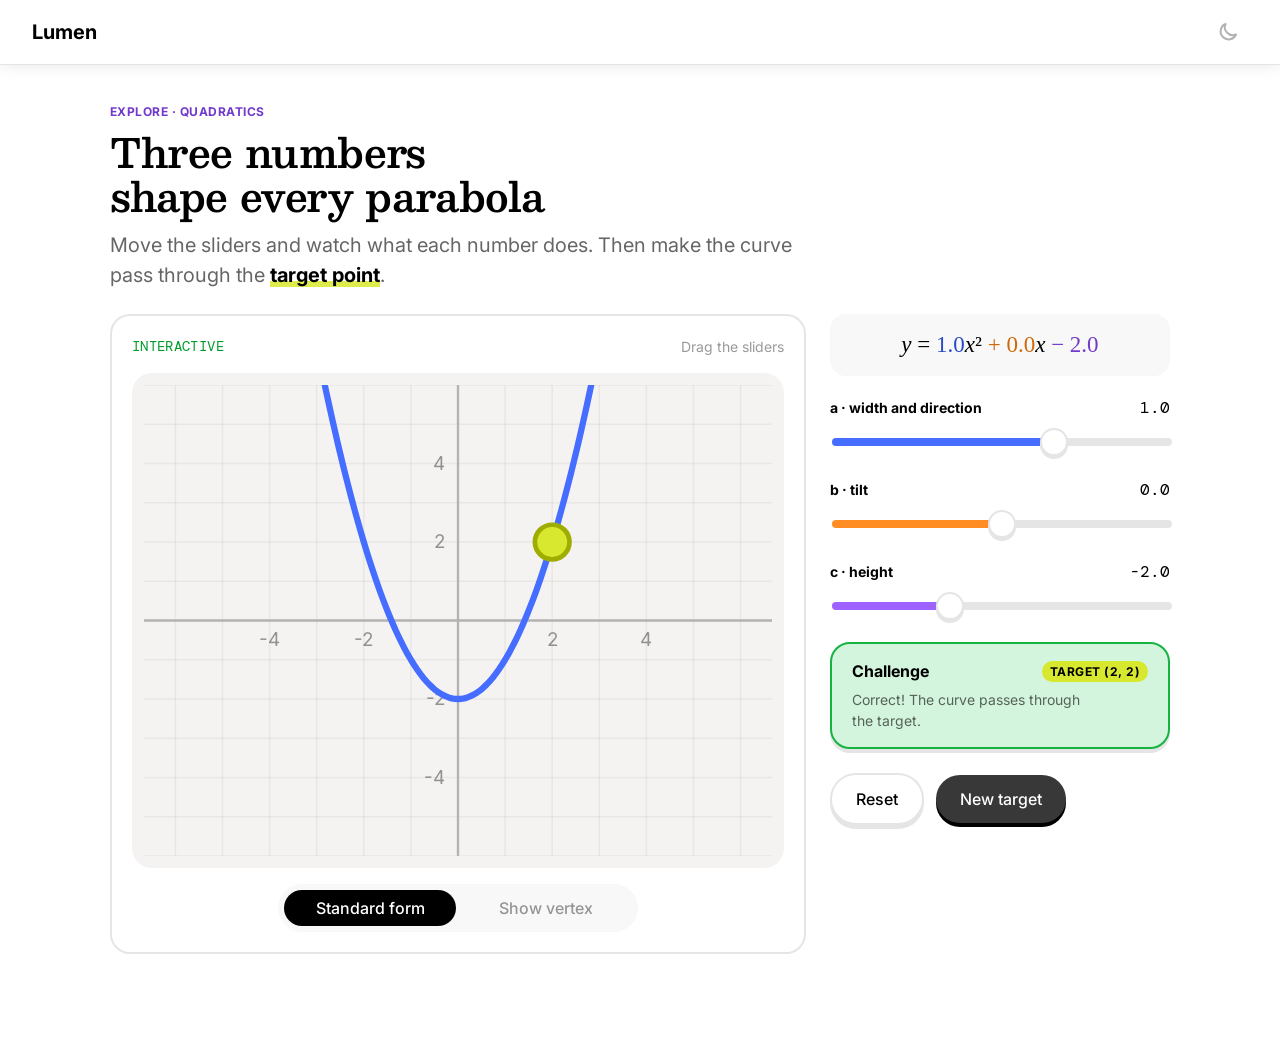
<file: templates/interactive.html>
<!doctype html>
<html lang="en" data-theme="light">
<head>
<meta charset="utf-8">
<meta name="viewport" content="width=device-width, initial-scale=1">
<title>Parabola Explorer — Lumen</title>
<!-- Brilliant-style interactive visual: a goal, a canvas on an oat stage, physical controls with
     semi-mono readouts, instant visual feedback, and a challenge that rewards with a correct glow. -->
<link rel="stylesheet" href="../tokens/fonts.css">
<link rel="stylesheet" href="../tokens/tokens.css">
<link rel="stylesheet" href="../css/brilliant.css">
<script src="../js/brilliant.js" defer></script>
<style>
  .wrap { max-width: 1100px; margin-inline: auto; padding: var(--space-10) var(--space-5) var(--space-24); display: grid; gap: var(--space-6); }
  @media (min-width: 992px) { .wrap { grid-template-columns: minmax(0, 1fr) 340px; align-items: start; } }
  .head { grid-column: 1 / -1; display: flex; flex-direction: column; gap: var(--space-3); max-width: 720px; }
  .plot { width: 100%; aspect-ratio: 4 / 3; display: block; }
  .stage { padding: var(--space-3); min-height: 0; }
  .panel { display: flex; flex-direction: column; gap: var(--space-5); }
  .formula { font: var(--ts-ui-interactives-math-lg); text-align: center; padding: var(--space-4); border-radius: var(--radius-xl); background: var(--bg-secondary); }
  .formula i { font-family: var(--font-math); }
  .formula .a { color: var(--text-blue-primary); } .formula .b { color: var(--text-orange-primary); } .formula .c { color: var(--text-purple-primary); }
  .goal { transition: background-color var(--dur-normal), border-color var(--dur-normal); }
  .goal.is-hit { border-color: var(--border-green-bold); background: var(--bg-success-secondary); --border-glow-color: var(--green-500); animation: borderGlow 1.2s ease-out 1; }
  svg text { font: var(--ts-ui-interactives-data-axis); fill: var(--text-tertiary); font-size: 12px; }
</style>
</head>
<body>
<!--ICONS:start-->
<svg xmlns="http://www.w3.org/2000/svg" style="display:none">
  
  <symbol id="i-check" viewBox="0 0 24 24" fill="none" stroke="currentColor" stroke-width="2.5" stroke-linecap="round" stroke-linejoin="round"><path d="M5 12.5l4.5 4.5L19 7.5"/></symbol>
  <symbol id="i-x" viewBox="0 0 24 24" fill="none" stroke="currentColor" stroke-width="2.5" stroke-linecap="round"><path d="M6 6l12 12M18 6L6 18"/></symbol>
  <symbol id="i-arrow-right" viewBox="0 0 24 24" fill="none" stroke="currentColor" stroke-width="2" stroke-linecap="round" stroke-linejoin="round"><path d="M5 12h14M13 6l6 6-6 6"/></symbol>
  <symbol id="i-arrow-left" viewBox="0 0 24 24" fill="none" stroke="currentColor" stroke-width="2" stroke-linecap="round" stroke-linejoin="round"><path d="M19 12H5M11 6l-6 6 6 6"/></symbol>
  <symbol id="i-chevron-down" viewBox="0 0 24 24" fill="none" stroke="currentColor" stroke-width="2" stroke-linecap="round" stroke-linejoin="round"><path d="M6 9l6 6 6-6"/></symbol>
  <symbol id="i-lock" viewBox="0 0 24 24" fill="none" stroke="currentColor" stroke-width="2" stroke-linecap="round" stroke-linejoin="round"><rect x="5" y="10.5" width="14" height="10" rx="2.5"/><path d="M8 10.5V8a4 4 0 0 1 8 0v2.5"/></symbol>
  <symbol id="i-star" viewBox="0 0 24 24" fill="currentColor"><path d="M12 3.2l2.6 5.4 5.9.8-4.3 4.1 1 5.9L12 16.6l-5.2 2.8 1-5.9-4.3-4.1 5.9-.8z" stroke="currentColor" stroke-width="1.2" stroke-linejoin="round"/></symbol>
  <symbol id="i-bolt" viewBox="0 0 24 24" fill="currentColor"><path d="M13.5 2.5L5 13.5h6l-1 8 8.5-11h-6z" stroke="currentColor" stroke-width="1.2" stroke-linejoin="round"/></symbol>
  <symbol id="i-flame" viewBox="0 0 24 24" fill="currentColor"><path d="M12 2.5c.6 3.2 5.5 5.5 5.5 11a5.5 5.5 0 0 1-11 0c0-2.3 1-4 2.3-5.2.1 1.6.8 2.7 1.9 3.2C10.3 8.6 11 5.4 12 2.5z"/></symbol>
  <symbol id="i-book" viewBox="0 0 24 24" fill="none" stroke="currentColor" stroke-width="2" stroke-linecap="round" stroke-linejoin="round"><path d="M4 5.5A2.5 2.5 0 0 1 6.5 3H20v15H6.5A2.5 2.5 0 0 0 4 20.5z"/><path d="M4 20.5A2.5 2.5 0 0 0 6.5 23H20v-5"/></symbol>
  <symbol id="i-layers" viewBox="0 0 24 24" fill="none" stroke="currentColor" stroke-width="2" stroke-linejoin="round"><path d="M12 3l9 5-9 5-9-5z"/><path d="M3 13l9 5 9-5" stroke-linecap="round"/></symbol>
  <symbol id="i-puzzle" viewBox="0 0 24 24" fill="none" stroke="currentColor" stroke-width="2" stroke-linejoin="round"><path d="M4 8h4a2 2 0 1 1 4 0h4v4a2 2 0 1 1 0 4v4H4z"/></symbol>
  <symbol id="i-lightbulb" viewBox="0 0 24 24" fill="none" stroke="currentColor" stroke-width="2" stroke-linecap="round" stroke-linejoin="round"><path d="M9 18h6M10 21.5h4"/><path d="M12 2.5a6.5 6.5 0 0 0-4 11.6c.7.6 1 1.4 1 2.4h6c0-1 .3-1.8 1-2.4a6.5 6.5 0 0 0-4-11.6z"/></symbol>
  <symbol id="i-info" viewBox="0 0 24 24" fill="none" stroke="currentColor" stroke-width="2" stroke-linecap="round"><circle cx="12" cy="12" r="9"/><path d="M12 11v5.5"/><circle cx="12" cy="7.6" r=".6" fill="currentColor"/></symbol>
  <symbol id="i-alert" viewBox="0 0 24 24" fill="none" stroke="currentColor" stroke-width="2" stroke-linecap="round" stroke-linejoin="round"><path d="M10.3 3.9L2.6 17.5A2 2 0 0 0 4.3 20.5h15.4a2 2 0 0 0 1.7-3L13.7 3.9a2 2 0 0 0-3.4 0z"/><path d="M12 9.5v4"/><circle cx="12" cy="17" r=".6" fill="currentColor"/></symbol>
  <symbol id="i-play" viewBox="0 0 24 24" fill="currentColor"><path d="M8 5.2v13.6a1 1 0 0 0 1.5.9l10.6-6.8a1 1 0 0 0 0-1.7L9.5 4.3A1 1 0 0 0 8 5.2z"/></symbol>
  <symbol id="i-target" viewBox="0 0 24 24" fill="none" stroke="currentColor" stroke-width="2"><circle cx="12" cy="12" r="9"/><circle cx="12" cy="12" r="5"/><circle cx="12" cy="12" r="1.2" fill="currentColor"/></symbol>
  <symbol id="i-chart" viewBox="0 0 24 24" fill="none" stroke="currentColor" stroke-width="2" stroke-linecap="round"><path d="M4 20V10M10 20V4M16 20v-7M22 20H2"/></symbol>
  <symbol id="i-code" viewBox="0 0 24 24" fill="none" stroke="currentColor" stroke-width="2" stroke-linecap="round" stroke-linejoin="round"><path d="M8 7l-5 5 5 5M16 7l5 5-5 5M13.5 4l-3 16"/></symbol>
  <symbol id="i-sigma" viewBox="0 0 24 24" fill="none" stroke="currentColor" stroke-width="2" stroke-linecap="round" stroke-linejoin="round"><path d="M18 5H6l6 7-6 7h12"/></symbol>
  <symbol id="i-atom" viewBox="0 0 24 24" fill="none" stroke="currentColor" stroke-width="1.8"><ellipse cx="12" cy="12" rx="10" ry="4"/><ellipse cx="12" cy="12" rx="10" ry="4" transform="rotate(60 12 12)"/><ellipse cx="12" cy="12" rx="10" ry="4" transform="rotate(120 12 12)"/><circle cx="12" cy="12" r="1.4" fill="currentColor"/></symbol>
  <symbol id="i-grid" viewBox="0 0 24 24" fill="none" stroke="currentColor" stroke-width="2" stroke-linejoin="round"><rect x="3.5" y="3.5" width="7" height="7" rx="2"/><rect x="13.5" y="3.5" width="7" height="7" rx="2"/><rect x="3.5" y="13.5" width="7" height="7" rx="2"/><rect x="13.5" y="13.5" width="7" height="7" rx="2"/></symbol>
  <symbol id="i-sun" viewBox="0 0 24 24" fill="none" stroke="currentColor" stroke-width="2" stroke-linecap="round"><circle cx="12" cy="12" r="4"/><path d="M12 2v2M12 20v2M4.9 4.9l1.4 1.4M17.7 17.7l1.4 1.4M2 12h2M20 12h2M4.9 19.1l1.4-1.4M17.7 6.3l1.4-1.4"/></symbol>
  <symbol id="i-moon" viewBox="0 0 24 24" fill="none" stroke="currentColor" stroke-width="2" stroke-linejoin="round"><path d="M20 14.5A8 8 0 0 1 9.5 4a8 8 0 1 0 10.5 10.5z"/></symbol>
  <symbol id="i-menu" viewBox="0 0 24 24" fill="none" stroke="currentColor" stroke-width="2" stroke-linecap="round"><path d="M4 7h16M4 12h16M4 17h16"/></symbol>
  <symbol id="i-sparkle" viewBox="0 0 24 24" fill="currentColor"><path d="M12 2.5c.5 4.6 2.9 7 7.5 7.5-4.6.5-7 2.9-7.5 7.5-.5-4.6-2.9-7-7.5-7.5 4.6-.5 7-2.9 7.5-7.5z"/><path d="M19 15.5c.2 1.8 1.2 2.8 3 3-1.8.2-2.8 1.2-3 3-.2-1.8-1.2-2.8-3-3 1.8-.2 2.8-1.2 3-3z"/></symbol>
</svg>
<!--ICONS:end-->
<header class="app-bar"><div class="app-bar__inner"><a class="app-bar__brand" href="#">Lumen</a><div class="app-bar__actions"><button class="icon-btn" data-theme-toggle aria-label="Toggle theme"><svg viewBox="0 0 24 24"><use href="#i-moon"/></svg></button></div></div></header>
<main class="wrap">
  <div class="head">
    <span class="kicker kicker--purple">Explore · Quadratics</span>
    <h1 class="ts-display-3xl">Three numbers shape every parabola</h1>
    <p class="ts-body-lg c-secondary">Move the sliders and watch what each number does. Then make the curve pass through the <span class="term">target point</span>.</p>
  </div>

  <div class="widget">
    <div class="widget__head"><span class="eyebrow">Interactive</span><span class="widget__hint">Drag the sliders</span></div>
    <div class="stage"><svg class="plot" id="plot" viewBox="0 0 400 300" role="img" aria-label="Graph of the parabola"></svg></div>
    <div class="segmented" role="tablist" style="height: 48px; width: 100%; max-width: 360px" id="mode"><span class="segmented__thumb"></span><button role="tab" aria-selected="true" data-m="std">Standard form</button><button role="tab" aria-selected="false" data-m="vtx">Show vertex</button></div>
  </div>

  <aside class="panel">
    <div class="formula" id="formula"></div>
    <label class="stack" style="--stack-gap: 6px"><span class="row" style="justify-content: space-between"><span class="ts-heading-xs">a · width and direction</span><span class="readout" id="ra"></span></span><input class="slider" id="a" type="range" min="-3" max="3" step="0.1" value="1" style="--slider-fill: var(--blue-500)"></label>
    <label class="stack" style="--stack-gap: 6px"><span class="row" style="justify-content: space-between"><span class="ts-heading-xs">b · tilt</span><span class="readout" id="rb"></span></span><input class="slider" id="b" type="range" min="-6" max="6" step="0.5" value="0" style="--slider-fill: var(--orange-500)"></label>
    <label class="stack" style="--stack-gap: 6px"><span class="row" style="justify-content: space-between"><span class="ts-heading-xs">c · height</span><span class="readout" id="rc"></span></span><input class="slider" id="c" type="range" min="-6" max="6" step="0.5" value="-2" style="--slider-fill: var(--purple-500)"></label>
    <div class="card card--lip goal" id="goal" style="padding: var(--space-4) var(--space-5)">
      <div class="row" style="justify-content: space-between"><span class="ts-heading-sm">Challenge</span><span class="badge badge--solid badge--pear" id="goalBadge">Target (2, 2)</span></div>
      <p class="ts-body-sm c-secondary" id="goalText" style="margin-top: 6px">Make the curve pass through the pear point.</p>
    </div>
    <div class="row"><button class="btn3d btn3d--white" id="reset"><span class="btn3d__face">Reset</span></button><button class="btn3d" id="newT"><span class="btn3d__face">New target</span></button></div>
  </aside>
</main>
<script>
  addEventListener('DOMContentLoaded', () => {
    const $ = id => document.getElementById(id);
    const W = 400, H = 300, X = x => W / 2 + x * 30, Y = y => H / 2 - y * 25;
    let target = [2, 2], showV = false, hit = false;
    function draw() {
      const a = +$('a').value, b = +$('b').value, c = +$('c').value;
      $('ra').textContent = a.toFixed(1); $('rb').textContent = b.toFixed(1); $('rc').textContent = c.toFixed(1);
      const s = v => (v < 0 ? '− ' : '+ ') + Math.abs(v).toFixed(1);
      $('formula').innerHTML = `<i>y</i> = <span class="a">${a.toFixed(1)}</span><i>x</i>² <span class="b">${s(b)}</span><i>x</i> <span class="c">${s(c)}</span>`;
      let g = '';
      for (let x = -6; x <= 6; x++) g += `<line x1="${X(x)}" x2="${X(x)}" y1="0" y2="${H}" style="stroke: var(--border-secondary)"/>`;
      for (let y = -6; y <= 6; y++) g += `<line x1="0" x2="${W}" y1="${Y(y)}" y2="${Y(y)}" style="stroke: var(--border-secondary)"/>`;
      g += `<line x1="0" x2="${W}" y1="${Y(0)}" y2="${Y(0)}" stroke-width="1.5" style="stroke: var(--border-gray-primary)"/><line x1="${X(0)}" x2="${X(0)}" y1="0" y2="${H}" stroke-width="1.5" style="stroke: var(--border-gray-primary)"/>`;
      [-4, -2, 2, 4].forEach(v => { g += `<text x="${X(v)}" y="${Y(0) + 16}" text-anchor="middle">${v}</text><text x="${X(0) - 8}" y="${Y(v) + 4}" text-anchor="end">${v}</text>`; });
      let d = ''; for (let px = 0; px <= W; px += 2) { const x = (px - W / 2) / 30, y = a * x * x + b * x + c; d += (px ? 'L' : 'M') + px + ',' + Math.max(-50, Math.min(H + 50, Y(y))).toFixed(1); }
      g += `<path d="${d}" fill="none" stroke-width="4" stroke-linecap="round" stroke-linejoin="round" style="stroke: var(--blue-500)"/>`;
      if (showV && a !== 0) { const vx = -b / (2 * a), vy = a * vx * vx + b * vx + c; g += `<line x1="${X(vx)}" x2="${X(vx)}" y1="0" y2="${H}" stroke-dasharray="6 6" stroke-width="2" style="stroke: var(--purple-400)"/><circle cx="${X(vx)}" cy="${Y(vy)}" r="7" stroke-width="3" style="fill: var(--bg-primary); stroke: var(--purple-500)"/><text x="${X(vx) + 12}" y="${Y(vy) - 10}" style="fill: var(--text-purple-primary); font-weight: 600">vertex (${vx.toFixed(1)}, ${vy.toFixed(1)})</text>`; }
      g += `<circle cx="${X(target[0])}" cy="${Y(target[1])}" r="11" stroke-width="3" style="fill: var(--pear-500); stroke: var(--pear-700)"/>`;
      $('plot').innerHTML = g;
      const ty = a * target[0] ** 2 + b * target[0] + c, ok = Math.abs(ty - target[1]) < 0.26;
      $('goal').classList.toggle('is-hit', ok);
      $('goalText').textContent = ok ? 'Correct! The curve passes through the target.' : `At x = ${target[0]} the curve is at y = ${ty.toFixed(1)}. You need ${target[1]}.`;
      if (ok && !hit) B.sfx.correct(); hit = ok;
    }
    ['a', 'b', 'c'].forEach(k => $(k).addEventListener('input', draw));
    $('mode').addEventListener('click', e => { const b = e.target.closest('button'); if (b) { showV = b.dataset.m === 'vtx'; draw(); } });
    $('reset').addEventListener('click', () => { $('a').value = 1; $('b').value = 0; $('c').value = -2; document.querySelectorAll('.slider').forEach(r => r.dispatchEvent(new Event('input'))); });
    $('newT').addEventListener('click', () => { target = [Math.round(Math.random() * 6 - 3), Math.round(Math.random() * 8 - 4)]; $('goalBadge').textContent = `Target (${target[0]}, ${target[1]})`; hit = false; draw(); });
    draw();
  });
</script>
</body>
</html>
</file>
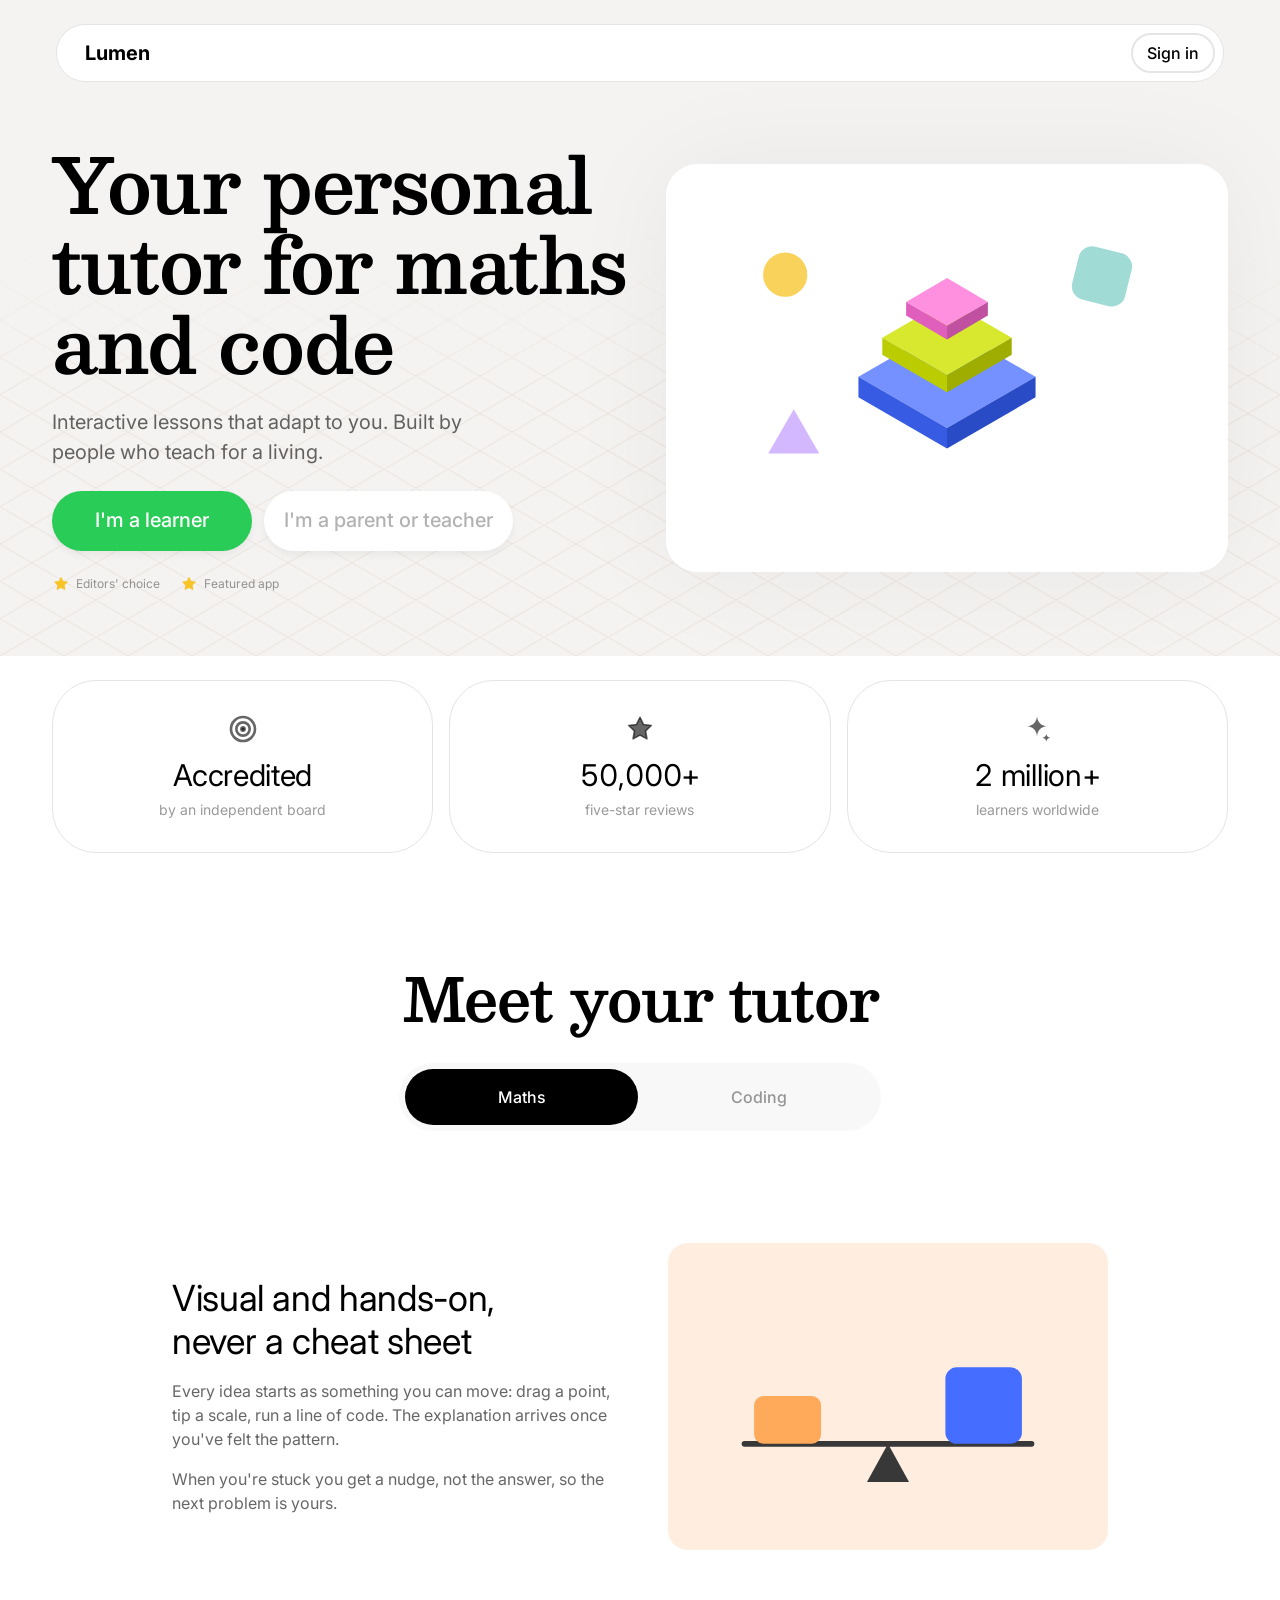
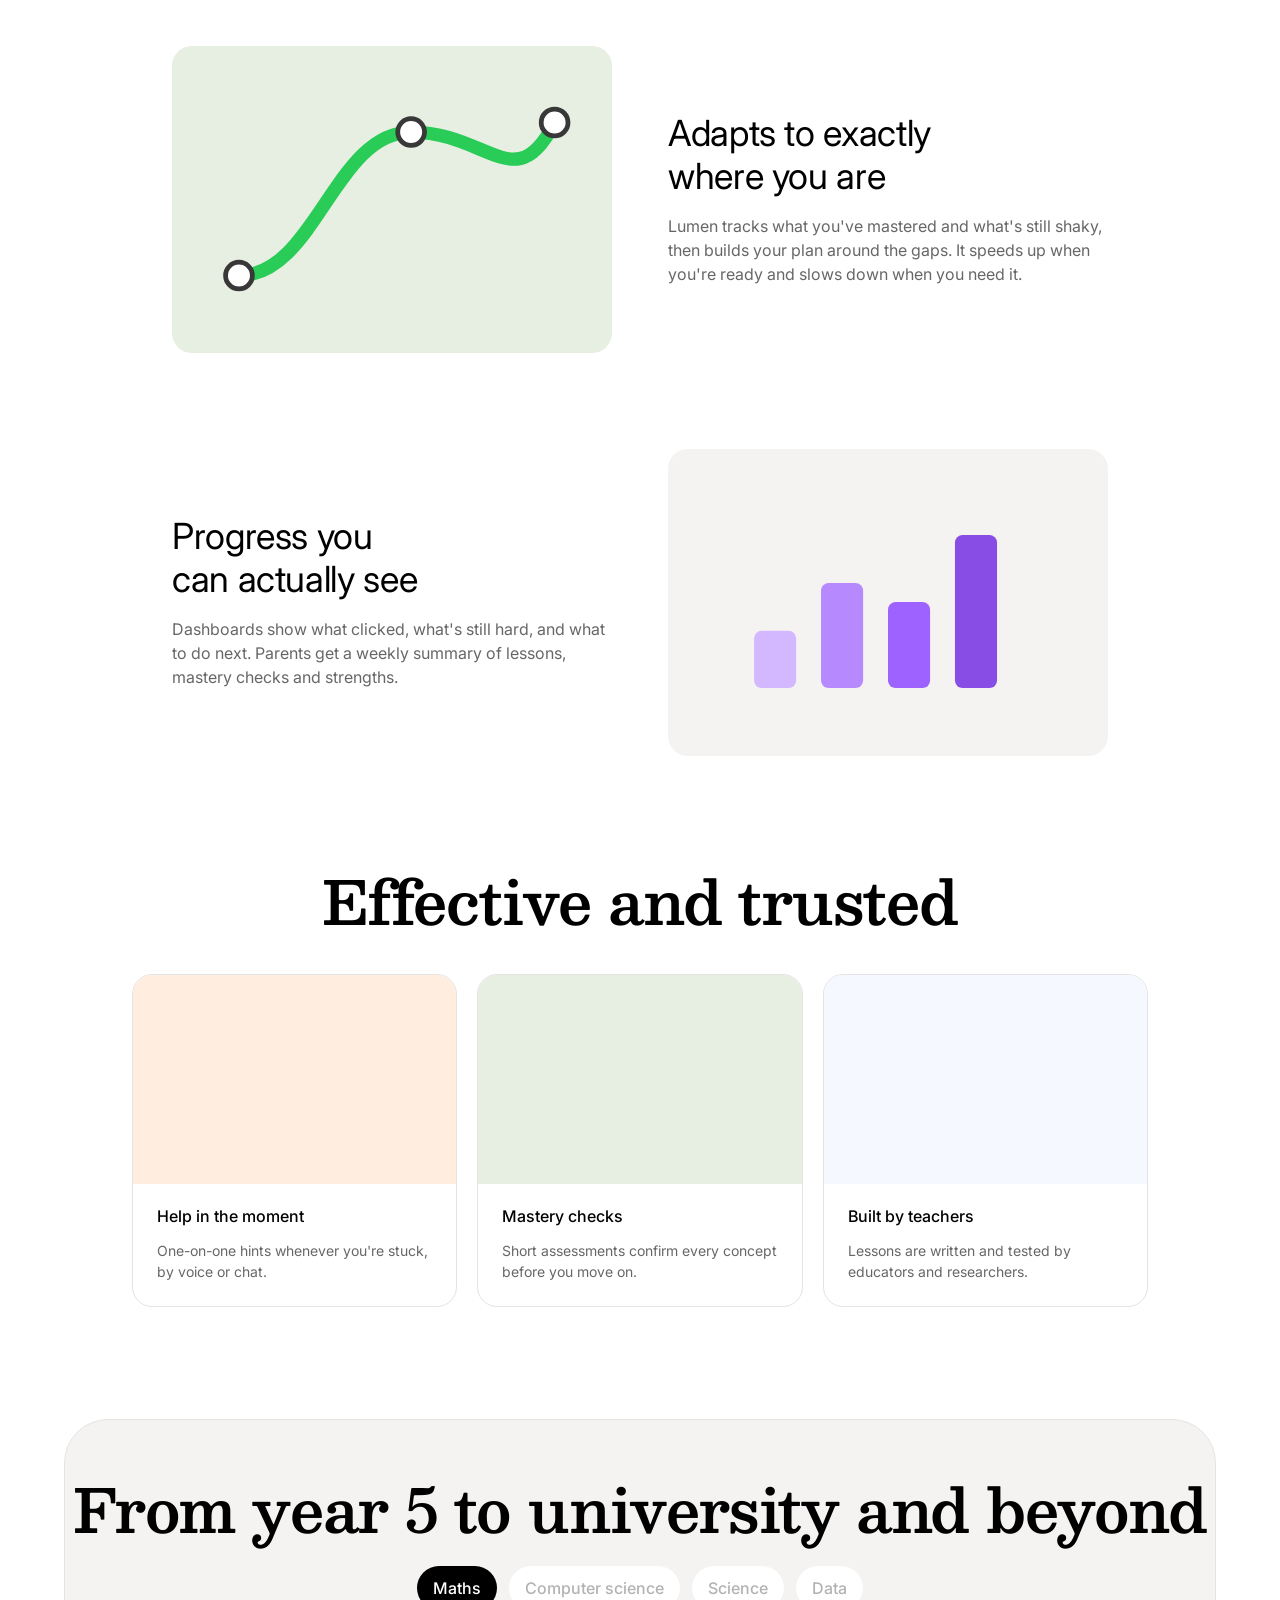
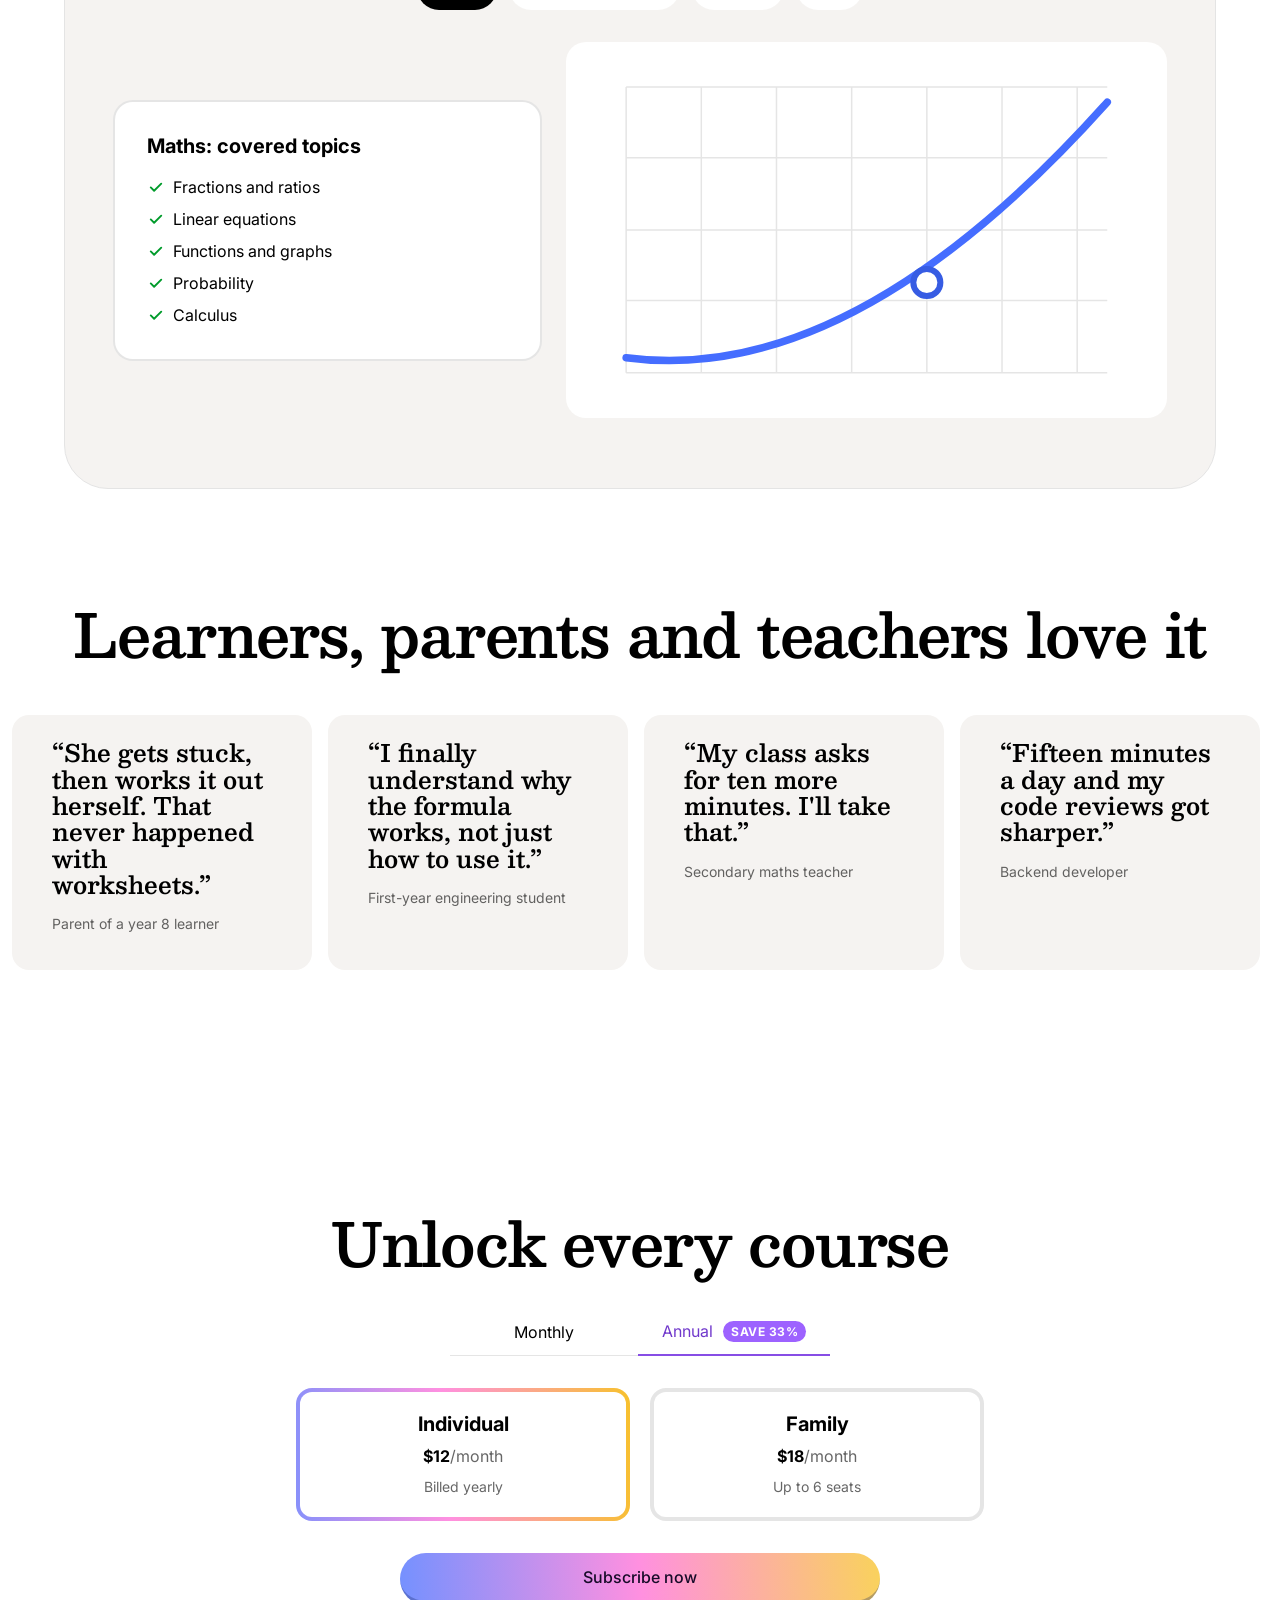
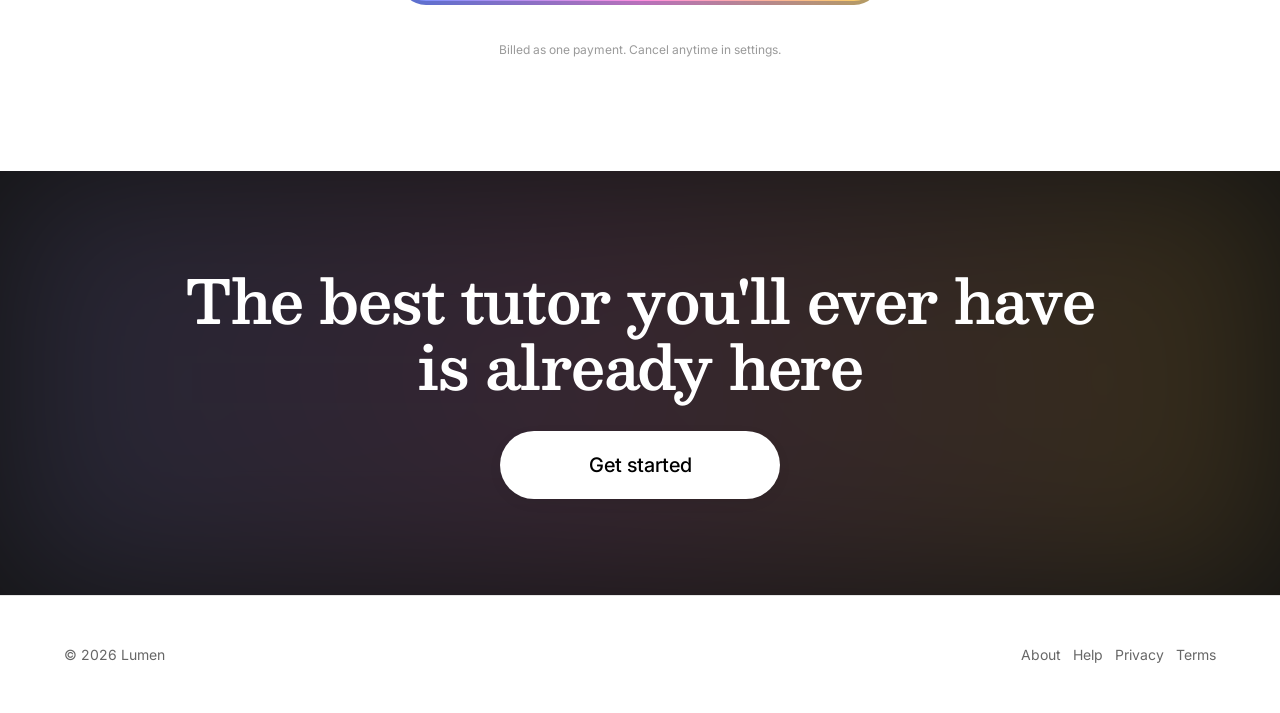
<file: templates/landing.html>
<!doctype html>
<html lang="en" data-theme="light">
<head>
<meta charset="utf-8">
<meta name="viewport" content="width=device-width, initial-scale=1">
<title>Lumen — Learn by Doing</title>
<!-- Brilliant-style marketing page. Swap the brand name, copy and illustrations; keep the structure. -->
<link rel="stylesheet" href="../tokens/fonts.css">
<link rel="stylesheet" href="../tokens/tokens.css">
<link rel="stylesheet" href="../css/brilliant.css">
<script src="../js/brilliant.js" defer></script>
<style>
  .hero__copy { display: flex; flex-direction: column; gap: var(--space-6); align-items: center; text-align: center; }
  @media (min-width: 1280px) { .hero__copy { align-items: flex-start; text-align: left; } }
  .hero__copy p { color: var(--text-secondary); max-width: 420px; }
  .hero__ctas { display: flex; gap: var(--space-3); flex-wrap: wrap; justify-content: center; }
  .awards { display: flex; gap: var(--space-5); color: var(--text-tertiary); font: var(--ts-body-xs); }
  .awards span { display: inline-flex; align-items: center; gap: 6px; }
  .awards svg { width: 18px; height: 18px; color: var(--yellow-500); }
  .proof { display: grid; gap: var(--space-4); max-width: var(--size-container-lg); margin: var(--space-6) auto 0; padding-inline: var(--space-5); }
  @media (min-width: 769px) { .proof { grid-template-columns: repeat(3, 1fr); } }
  .proof .stat-tile__icon { width: 32px; height: 32px; color: var(--icon-secondary); margin-bottom: var(--space-2); }
  .meet { text-align: center; display: flex; flex-direction: column; gap: var(--space-8); align-items: center; }
  .cards-3 { display: grid; gap: var(--space-5); max-width: 1056px; margin: var(--space-10) auto 0; padding-inline: var(--space-5); }
  @media (min-width: 769px) { .cards-3 { grid-template-columns: repeat(3, 1fr); } }
  .topics { display: grid; gap: var(--space-6); max-width: 1055px; margin: var(--space-8) auto 0; }
  @media (min-width: 992px) { .topics { grid-template-columns: 1fr 1.4fr; align-items: center; } }
  .topics ul { list-style: none; padding: 0; margin: 0; display: grid; gap: var(--space-2); font: var(--ts-body-base); }
  .topics li { display: flex; gap: var(--space-2); align-items: center; }
  .topics li svg { width: 18px; height: 18px; color: var(--icon-green-primary); }
  .quotes { display: flex; gap: var(--space-4); overflow-x: auto; padding: var(--space-2) var(--space-5) var(--space-4); scroll-snap-type: x mandatory; max-width: 1296px; margin: var(--space-10) auto 0; }
  .quotes .quote-card { flex: 0 0 300px; scroll-snap-align: start; display: flex; flex-direction: column; gap: var(--space-4); }
  .quote-card blockquote { font: var(--ts-display-lg); }
  .quote-card cite { font: var(--ts-body-sm); color: var(--text-secondary); font-style: normal; }
  .pricing { display: flex; flex-direction: column; align-items: center; gap: var(--space-8); }
  .plans { display: grid; gap: var(--space-5); width: 100%; max-width: 688px; }
  @media (min-width: 769px) { .plans { grid-template-columns: 1fr 1fr; } }
  .final { background: var(--gray-950); color: var(--white); text-align: center; display: flex; flex-direction: column; align-items: center; gap: var(--space-8); padding: var(--space-24) var(--space-5); position: relative; overflow: hidden; }
  .final::before { content: ""; position: absolute; inset: 0; background: var(--gradient-iridescent-frame); opacity: .14; filter: blur(80px); }
  .final > * { position: relative; }
  .art { width: 100%; height: 100%; }
</style>
</head>
<body>
<!--ICONS:start-->
<svg xmlns="http://www.w3.org/2000/svg" style="display:none">
  
  <symbol id="i-check" viewBox="0 0 24 24" fill="none" stroke="currentColor" stroke-width="2.5" stroke-linecap="round" stroke-linejoin="round"><path d="M5 12.5l4.5 4.5L19 7.5"/></symbol>
  <symbol id="i-x" viewBox="0 0 24 24" fill="none" stroke="currentColor" stroke-width="2.5" stroke-linecap="round"><path d="M6 6l12 12M18 6L6 18"/></symbol>
  <symbol id="i-arrow-right" viewBox="0 0 24 24" fill="none" stroke="currentColor" stroke-width="2" stroke-linecap="round" stroke-linejoin="round"><path d="M5 12h14M13 6l6 6-6 6"/></symbol>
  <symbol id="i-arrow-left" viewBox="0 0 24 24" fill="none" stroke="currentColor" stroke-width="2" stroke-linecap="round" stroke-linejoin="round"><path d="M19 12H5M11 6l-6 6 6 6"/></symbol>
  <symbol id="i-chevron-down" viewBox="0 0 24 24" fill="none" stroke="currentColor" stroke-width="2" stroke-linecap="round" stroke-linejoin="round"><path d="M6 9l6 6 6-6"/></symbol>
  <symbol id="i-lock" viewBox="0 0 24 24" fill="none" stroke="currentColor" stroke-width="2" stroke-linecap="round" stroke-linejoin="round"><rect x="5" y="10.5" width="14" height="10" rx="2.5"/><path d="M8 10.5V8a4 4 0 0 1 8 0v2.5"/></symbol>
  <symbol id="i-star" viewBox="0 0 24 24" fill="currentColor"><path d="M12 3.2l2.6 5.4 5.9.8-4.3 4.1 1 5.9L12 16.6l-5.2 2.8 1-5.9-4.3-4.1 5.9-.8z" stroke="currentColor" stroke-width="1.2" stroke-linejoin="round"/></symbol>
  <symbol id="i-bolt" viewBox="0 0 24 24" fill="currentColor"><path d="M13.5 2.5L5 13.5h6l-1 8 8.5-11h-6z" stroke="currentColor" stroke-width="1.2" stroke-linejoin="round"/></symbol>
  <symbol id="i-flame" viewBox="0 0 24 24" fill="currentColor"><path d="M12 2.5c.6 3.2 5.5 5.5 5.5 11a5.5 5.5 0 0 1-11 0c0-2.3 1-4 2.3-5.2.1 1.6.8 2.7 1.9 3.2C10.3 8.6 11 5.4 12 2.5z"/></symbol>
  <symbol id="i-book" viewBox="0 0 24 24" fill="none" stroke="currentColor" stroke-width="2" stroke-linecap="round" stroke-linejoin="round"><path d="M4 5.5A2.5 2.5 0 0 1 6.5 3H20v15H6.5A2.5 2.5 0 0 0 4 20.5z"/><path d="M4 20.5A2.5 2.5 0 0 0 6.5 23H20v-5"/></symbol>
  <symbol id="i-layers" viewBox="0 0 24 24" fill="none" stroke="currentColor" stroke-width="2" stroke-linejoin="round"><path d="M12 3l9 5-9 5-9-5z"/><path d="M3 13l9 5 9-5" stroke-linecap="round"/></symbol>
  <symbol id="i-puzzle" viewBox="0 0 24 24" fill="none" stroke="currentColor" stroke-width="2" stroke-linejoin="round"><path d="M4 8h4a2 2 0 1 1 4 0h4v4a2 2 0 1 1 0 4v4H4z"/></symbol>
  <symbol id="i-lightbulb" viewBox="0 0 24 24" fill="none" stroke="currentColor" stroke-width="2" stroke-linecap="round" stroke-linejoin="round"><path d="M9 18h6M10 21.5h4"/><path d="M12 2.5a6.5 6.5 0 0 0-4 11.6c.7.6 1 1.4 1 2.4h6c0-1 .3-1.8 1-2.4a6.5 6.5 0 0 0-4-11.6z"/></symbol>
  <symbol id="i-info" viewBox="0 0 24 24" fill="none" stroke="currentColor" stroke-width="2" stroke-linecap="round"><circle cx="12" cy="12" r="9"/><path d="M12 11v5.5"/><circle cx="12" cy="7.6" r=".6" fill="currentColor"/></symbol>
  <symbol id="i-alert" viewBox="0 0 24 24" fill="none" stroke="currentColor" stroke-width="2" stroke-linecap="round" stroke-linejoin="round"><path d="M10.3 3.9L2.6 17.5A2 2 0 0 0 4.3 20.5h15.4a2 2 0 0 0 1.7-3L13.7 3.9a2 2 0 0 0-3.4 0z"/><path d="M12 9.5v4"/><circle cx="12" cy="17" r=".6" fill="currentColor"/></symbol>
  <symbol id="i-play" viewBox="0 0 24 24" fill="currentColor"><path d="M8 5.2v13.6a1 1 0 0 0 1.5.9l10.6-6.8a1 1 0 0 0 0-1.7L9.5 4.3A1 1 0 0 0 8 5.2z"/></symbol>
  <symbol id="i-target" viewBox="0 0 24 24" fill="none" stroke="currentColor" stroke-width="2"><circle cx="12" cy="12" r="9"/><circle cx="12" cy="12" r="5"/><circle cx="12" cy="12" r="1.2" fill="currentColor"/></symbol>
  <symbol id="i-chart" viewBox="0 0 24 24" fill="none" stroke="currentColor" stroke-width="2" stroke-linecap="round"><path d="M4 20V10M10 20V4M16 20v-7M22 20H2"/></symbol>
  <symbol id="i-code" viewBox="0 0 24 24" fill="none" stroke="currentColor" stroke-width="2" stroke-linecap="round" stroke-linejoin="round"><path d="M8 7l-5 5 5 5M16 7l5 5-5 5M13.5 4l-3 16"/></symbol>
  <symbol id="i-sigma" viewBox="0 0 24 24" fill="none" stroke="currentColor" stroke-width="2" stroke-linecap="round" stroke-linejoin="round"><path d="M18 5H6l6 7-6 7h12"/></symbol>
  <symbol id="i-atom" viewBox="0 0 24 24" fill="none" stroke="currentColor" stroke-width="1.8"><ellipse cx="12" cy="12" rx="10" ry="4"/><ellipse cx="12" cy="12" rx="10" ry="4" transform="rotate(60 12 12)"/><ellipse cx="12" cy="12" rx="10" ry="4" transform="rotate(120 12 12)"/><circle cx="12" cy="12" r="1.4" fill="currentColor"/></symbol>
  <symbol id="i-grid" viewBox="0 0 24 24" fill="none" stroke="currentColor" stroke-width="2" stroke-linejoin="round"><rect x="3.5" y="3.5" width="7" height="7" rx="2"/><rect x="13.5" y="3.5" width="7" height="7" rx="2"/><rect x="3.5" y="13.5" width="7" height="7" rx="2"/><rect x="13.5" y="13.5" width="7" height="7" rx="2"/></symbol>
  <symbol id="i-sun" viewBox="0 0 24 24" fill="none" stroke="currentColor" stroke-width="2" stroke-linecap="round"><circle cx="12" cy="12" r="4"/><path d="M12 2v2M12 20v2M4.9 4.9l1.4 1.4M17.7 17.7l1.4 1.4M2 12h2M20 12h2M4.9 19.1l1.4-1.4M17.7 6.3l1.4-1.4"/></symbol>
  <symbol id="i-moon" viewBox="0 0 24 24" fill="none" stroke="currentColor" stroke-width="2" stroke-linejoin="round"><path d="M20 14.5A8 8 0 0 1 9.5 4a8 8 0 1 0 10.5 10.5z"/></symbol>
  <symbol id="i-menu" viewBox="0 0 24 24" fill="none" stroke="currentColor" stroke-width="2" stroke-linecap="round"><path d="M4 7h16M4 12h16M4 17h16"/></symbol>
  <symbol id="i-sparkle" viewBox="0 0 24 24" fill="currentColor"><path d="M12 2.5c.5 4.6 2.9 7 7.5 7.5-4.6.5-7 2.9-7.5 7.5-.5-4.6-2.9-7-7.5-7.5 4.6-.5 7-2.9 7.5-7.5z"/><path d="M19 15.5c.2 1.8 1.2 2.8 3 3-1.8.2-2.8 1.2-3 3-.2-1.8-1.2-2.8-3-3 1.8-.2 2.8-1.2 3-3z"/></symbol>
</svg>
<!--ICONS:end-->
<div class="float-nav">
  <nav class="float-nav__bar" aria-label="Main">
    <a class="app-bar__brand" href="#">Lumen</a>
    <div class="row"><a class="btn btn--sm btn--outline" href="#">Sign in</a></div>
  </nav>
</div>

<header class="hero">
  <div class="float-nav__spacer"></div>
  <div class="hero__pattern" aria-hidden="true"></div>
  <div class="hero__inner">
    <div class="hero__copy">
      <h1 class="display-hero">Your personal tutor for maths and code</h1>
      <p class="ts-body-lg">Interactive lessons that adapt to you. Built by people who teach for a living.</p>
      <div class="hero__ctas" role="group" aria-label="Who are you?">
        <button class="btn btn--cta btn--success" aria-pressed="true">I'm a learner</button>
        <button class="btn btn--cta" aria-pressed="false">I'm a parent or teacher</button>
      </div>
      <div class="awards"><span><svg viewBox="0 0 24 24"><use href="#i-star"/></svg>Editors' choice</span><span><svg viewBox="0 0 24 24"><use href="#i-star"/></svg>Featured app</span></div>
    </div>
    <div class="hero__media" style="aspect-ratio: 660/480">
      <!-- Illustration: original isometric tiles in course hues. Replace with a product shot. -->
      <svg class="art" viewBox="0 0 660 480" role="img" aria-label="Stacked learning tiles">
        <rect width="660" height="480" style="fill: var(--bg-primary)"/>
        <g transform="translate(330 250)">
          <g id="tile">
            <path d="M0 -60 L104 0 L0 60 L-104 0Z" style="fill: var(--blue-400)"/>
            <path d="M-104 0 L0 60 L0 84 L-104 24Z" style="fill: var(--blue-600)"/>
            <path d="M104 0 L0 60 L0 84 L104 24Z" style="fill: var(--blue-700)"/>
          </g>
          <g transform="translate(0 -46)"><path d="M0 -44 L76 0 L0 44 L-76 0Z" style="fill: var(--pear-500)"/><path d="M-76 0 L0 44 L0 64 L-76 20Z" style="fill: var(--pear-600)"/><path d="M76 0 L0 44 L0 64 L76 20Z" style="fill: var(--pear-700)"/></g>
          <g transform="translate(0 -88)"><path d="M0 -28 L48 0 L0 28 L-48 0Z" style="fill: var(--pink-400)"/><path d="M-48 0 L0 28 L0 44 L-48 16Z" style="fill: var(--pink-600)"/><path d="M48 0 L0 28 L0 44 L48 16Z" style="fill: var(--pink-700)"/></g>
          <circle cx="-190" cy="-120" r="26" style="fill: var(--yellow-400)"/>
          <rect x="150" y="-150" width="64" height="64" rx="16" transform="rotate(14 182 -118)" style="fill: var(--teal-300)"/>
          <path d="M-210 90 l30 -52 l30 52z" style="fill: var(--purple-300)"/>
        </g>
      </svg>
    </div>
  </div>
</header>

<section class="proof" aria-label="Proof points">
  <div class="stat-tile"><svg class="stat-tile__icon" viewBox="0 0 24 24"><use href="#i-target"/></svg><div class="stat-tile__value">Accredited</div><div class="stat-tile__label">by an independent board</div></div>
  <div class="stat-tile"><svg class="stat-tile__icon" viewBox="0 0 24 24"><use href="#i-star"/></svg><div class="stat-tile__value">50,000+</div><div class="stat-tile__label">five-star reviews</div></div>
  <div class="stat-tile"><svg class="stat-tile__icon" viewBox="0 0 24 24"><use href="#i-sparkle"/></svg><div class="stat-tile__value">2 million+</div><div class="stat-tile__label">learners worldwide</div></div>
</section>

<section class="section meet">
  <h2 class="display-section">Meet your tutor</h2>
  <div class="segmented" role="tablist" style="--n:2; --i:0" id="seg">
    <span class="segmented__thumb"></span>
    <button role="tab" aria-selected="true">Maths</button>
    <button role="tab" aria-selected="false">Coding</button>
  </div>
</section>

<section class="stack" style="--stack-gap: var(--space-24)">
  <div class="feature-row">
    <div class="feature-row__copy">
      <h3 class="ts-headline-2xl">Visual and hands-on, never a cheat sheet</h3>
      <p>Every idea starts as something you can move: drag a point, tip a scale, run a line of code. The explanation arrives once you've felt the pattern.</p>
      <p>When you're stuck you get a nudge, not the answer, so the next problem is yours.</p>
    </div>
    <div class="media-panel tint-papaya"><svg class="art" viewBox="0 0 460 321" aria-hidden="true"><g transform="translate(230 170)"><line x1="-150" y1="40" x2="150" y2="40" stroke-width="6" stroke-linecap="round" style="stroke: var(--gray-900)"/><path d="M0 40 L-22 80 L22 80Z" style="fill: var(--gray-900)"/><rect x="-140" y="-10" width="70" height="50" rx="10" style="fill: var(--orange-400)"/><rect x="60" y="-40" width="80" height="80" rx="12" style="fill: var(--blue-500)"/></g></svg></div>
  </div>
  <div class="feature-row feature-row--flip">
    <div class="feature-row__copy">
      <h3 class="ts-headline-2xl">Adapts to exactly where you are</h3>
      <p>Lumen tracks what you've mastered and what's still shaky, then builds your plan around the gaps. It speeds up when you're ready and slows down when you need it.</p>
    </div>
    <div class="media-panel tint-sage"><svg class="art" viewBox="0 0 460 321" aria-hidden="true"><g fill="none" stroke-width="14" stroke-linecap="round"><path d="M70 240 C 150 240, 170 90, 250 90 S 360 160, 400 80" style="stroke: var(--green-500)"/></g><g stroke-width="5" style="fill: var(--white); stroke: var(--gray-900)"><circle cx="70" cy="240" r="14"/><circle cx="250" cy="90" r="14"/><circle cx="400" cy="80" r="14"/></g></svg></div>
  </div>
  <div class="feature-row">
    <div class="feature-row__copy">
      <h3 class="ts-headline-2xl">Progress you can actually see</h3>
      <p>Dashboards show what clicked, what's still hard, and what to do next. Parents get a weekly summary of lessons, mastery checks and strengths.</p>
    </div>
    <div class="media-panel tint-oat"><svg class="art" viewBox="0 0 460 321" aria-hidden="true"><g transform="translate(90 250)"><rect x="0" y="-60" width="44" height="60" rx="8" style="fill: var(--purple-300)"/><rect x="70" y="-110" width="44" height="110" rx="8" style="fill: var(--purple-400)"/><rect x="140" y="-90" width="44" height="90" rx="8" style="fill: var(--purple-500)"/><rect x="210" y="-160" width="44" height="160" rx="8" style="fill: var(--purple-600)"/></g></svg></div>
  </div>
</section>

<section class="section">
  <h2 class="display-section">Effective and trusted</h2>
  <div class="cards-3">
    <article class="feature-card"><div class="feature-card__media tint-papaya"></div><div class="feature-card__body"><h3 class="ts-body-base" style="font-weight:500">Help in the moment</h3><p class="ts-body-sm">One-on-one hints whenever you're stuck, by voice or chat.</p></div></article>
    <article class="feature-card"><div class="feature-card__media tint-sage"></div><div class="feature-card__body"><h3 class="ts-body-base" style="font-weight:500">Mastery checks</h3><p class="ts-body-sm">Short assessments confirm every concept before you move on.</p></div></article>
    <article class="feature-card"><div class="feature-card__media tint-sky"></div><div class="feature-card__body"><h3 class="ts-body-base" style="font-weight:500">Built by teachers</h3><p class="ts-body-sm">Lessons are written and tested by educators and researchers.</p></div></article>
  </div>
</section>

<section class="container">
  <div class="band">
    <h2 class="display-section">From year 5 to university and beyond</h2>
    <div class="row" style="justify-content: center; margin-top: var(--space-6)">
      <button class="chip" aria-pressed="true">Maths</button><button class="chip" aria-pressed="false">Computer science</button><button class="chip" aria-pressed="false">Science</button><button class="chip" aria-pressed="false">Data</button>
    </div>
    <div class="topics">
      <div class="card" style="background: var(--bg-primary)">
        <h3 class="ts-heading-md" style="margin-bottom: var(--space-4)">Maths: covered topics</h3>
        <ul><li><svg viewBox="0 0 24 24"><use href="#i-check"/></svg>Fractions and ratios</li><li><svg viewBox="0 0 24 24"><use href="#i-check"/></svg>Linear equations</li><li><svg viewBox="0 0 24 24"><use href="#i-check"/></svg>Functions and graphs</li><li><svg viewBox="0 0 24 24"><use href="#i-check"/></svg>Probability</li><li><svg viewBox="0 0 24 24"><use href="#i-check"/></svg>Calculus</li></ul>
      </div>
      <div class="media-panel" style="--tint: var(--bg-primary); aspect-ratio: 16/10"><svg class="art" viewBox="0 0 400 250" aria-hidden="true"><g stroke-width="1" style="stroke: var(--grid-line, var(--gray-200))">
        <path d="M40 30 V220 M90 30 V220 M140 30 V220 M190 30 V220 M240 30 V220 M290 30 V220 M340 30 V220 M40 220 H360 M40 172 H360 M40 125 H360 M40 77 H360 M40 30 H360"/></g>
        <path d="M40 210 Q 190 230 360 40" fill="none" stroke-width="5" stroke-linecap="round" style="stroke: var(--blue-500)"/><circle cx="240" cy="160" r="9" stroke-width="4" style="fill: var(--white); stroke: var(--blue-600)"/></svg></div>
    </div>
  </div>
</section>

<section class="section">
  <h2 class="display-section">Learners, parents and teachers love it</h2>
  <div class="quotes">
    <figure class="quote-card"><blockquote>“She gets stuck, then works it out herself. That never happened with worksheets.”</blockquote><cite>Parent of a year 8 learner</cite></figure>
    <figure class="quote-card"><blockquote>“I finally understand why the formula works, not just how to use it.”</blockquote><cite>First-year engineering student</cite></figure>
    <figure class="quote-card"><blockquote>“My class asks for ten more minutes. I'll take that.”</blockquote><cite>Secondary maths teacher</cite></figure>
    <figure class="quote-card"><blockquote>“Fifteen minutes a day and my code reviews got sharper.”</blockquote><cite>Backend developer</cite></figure>
  </div>
</section>

<section class="section pricing container">
  <h2 class="display-section">Unlock every course</h2>
  <div class="tabs tabs--purple" role="tablist" style="width: min(100%, 380px)">
    <button class="tab" role="tab" aria-selected="false">Monthly</button>
    <button class="tab" role="tab" aria-selected="true">Annual <span class="badge badge--solid badge--purple">Save 33%</span></button>
  </div>
  <div class="plans" role="radiogroup" aria-label="Plan">
    <div class="plan-option" role="radio" aria-checked="true" tabindex="0"><div class="plan-card"><div class="plan-card__name">Individual</div><div class="plan-card__price"><b>$12</b><span>/month</span></div><div class="ts-body-sm c-secondary">Billed yearly</div></div></div>
    <div class="plan-option" role="radio" aria-checked="false" tabindex="-1"><div class="plan-card"><div class="plan-card__name">Family</div><div class="plan-card__price"><b>$18</b><span>/month</span></div><div class="ts-body-sm c-secondary">Up to 6 seats</div></div></div>
  </div>
  <a class="btn3d btn3d--premium btn3d--wide btn3d--shimmer" href="#"><span class="btn3d__face">Subscribe now</span></a>
  <p class="ts-body-xs c-tertiary">Billed as one payment. Cancel anytime in settings.</p>
</section>

<section class="final">
  <h2 class="display-section" style="color: var(--white)">The best tutor you'll ever have<br>is already here</h2>
  <a class="btn btn--hero" href="#">Get started</a>
</section>

<footer class="site-footer"><div class="container row" style="justify-content: space-between"><span>© 2026 Lumen</span><span class="row"><a href="#">About</a><a href="#">Help</a><a href="#">Privacy</a><a href="#">Terms</a></span></div></footer>

<script>
  // segmented thumb + chip groups + plan radios
  document.querySelectorAll('.segmented').forEach(seg => {
    const btns = [...seg.querySelectorAll('button')];
    btns.forEach((b, i) => b.addEventListener('click', () => { btns.forEach(x => x.setAttribute('aria-selected', x === b)); seg.style.setProperty('--i', i); }));
  });
  document.querySelectorAll('.hero__ctas, .band .row').forEach(g => g.querySelectorAll('button').forEach(b => b.addEventListener('click', () => {
    g.querySelectorAll('button').forEach(x => { x.setAttribute('aria-pressed', x === b); if (x.classList.contains('btn--cta')) x.classList.toggle('btn--success', x === b); });
  })));
  document.querySelectorAll('.plans .plan-option').forEach(o => o.addEventListener('click', () => document.querySelectorAll('.plans .plan-option').forEach(x => { x.setAttribute('aria-checked', x === o); x.tabIndex = x === o ? 0 : -1; })));
  document.querySelectorAll('.tabs').forEach(t => t.querySelectorAll('.tab').forEach(b => b.addEventListener('click', () => t.querySelectorAll('.tab').forEach(x => x.setAttribute('aria-selected', x === b)))));
</script>
</body>
</html>
</file>
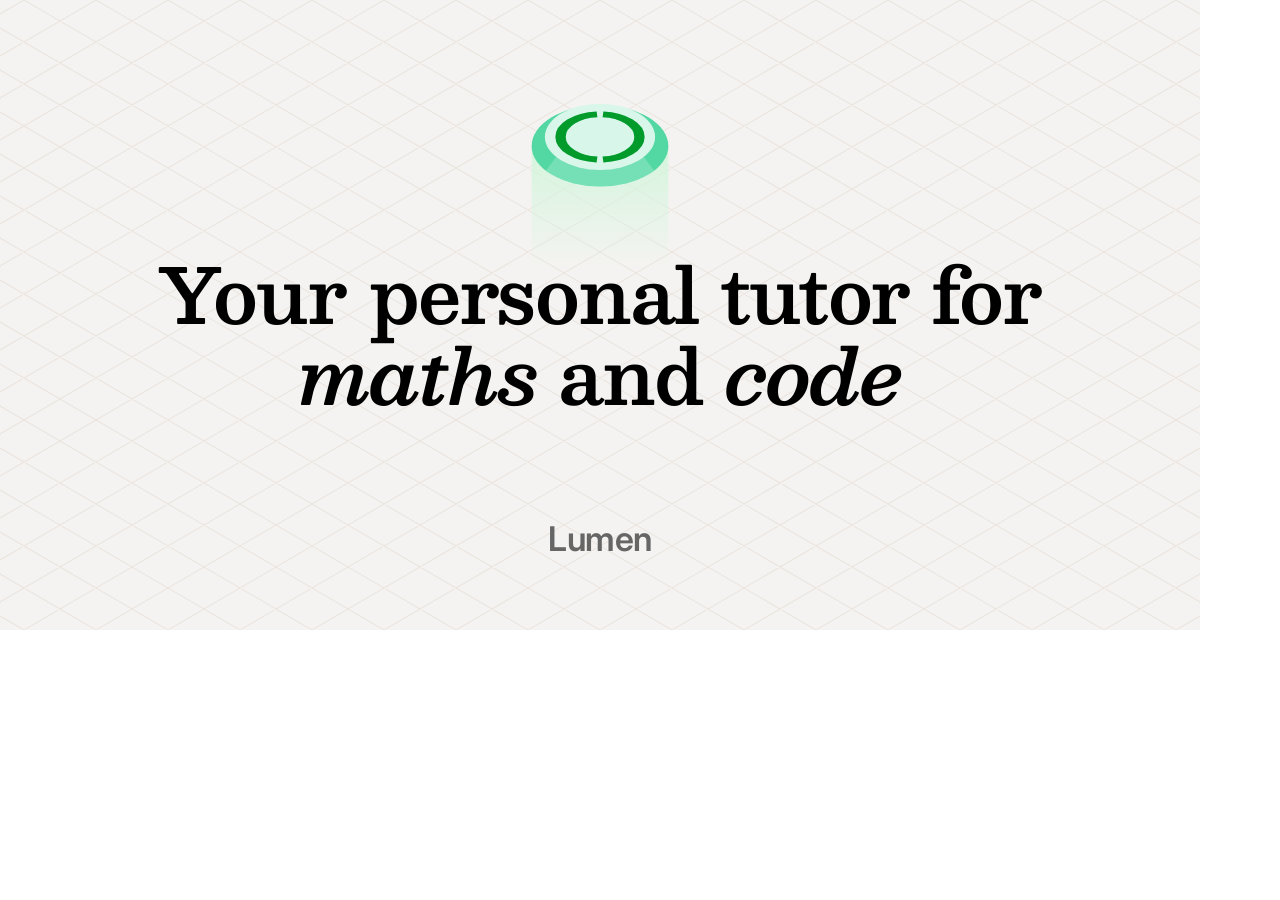
<file: templates/social-card.html>
<!doctype html>
<html lang="en" data-theme="light" data-theme-locked>
<head>
<meta charset="utf-8">
<meta name="viewport" content="width=1200">
<title>Social Card — Lumen</title>
<!-- Brilliant-style Open Graph / social card, 1200×630, mirroring brilliant.org's own OG art:
     oat field + full isometric lattice, a single object mark, the promise centred in the display
     serif with the key words in italic, a muted wordmark. Export: tools/export_vector.py (SVG) or a
     1200×630 Playwright screenshot (PNG). Replace the mark and wordmark with your own. -->
<link rel="stylesheet" href="../tokens/fonts.css">
<link rel="stylesheet" href="../tokens/tokens.css">
<link rel="stylesheet" href="../css/brilliant.css">
<script src="../js/brilliant.js" defer></script>
<style>
  html, body { margin: 0; }
  .og { position: relative; width: 1200px; height: 630px; overflow: hidden; background: var(--oat-50); display: flex; flex-direction: column; align-items: center; }
  .og__lattice { position: absolute; inset: 0; background: var(--lattice-field) center bottom / 2400px 1080px no-repeat; }
  .og__mark { position: relative; margin-top: 8px; width: 190px; height: 199px; }
  .og__mark .lesson-node { width: 190px; height: 199px; }
  .og__title { position: relative; margin-top: 46px; font: 500 76px/1.06 var(--font-display); letter-spacing: -1.4px; text-align: center; color: var(--black); }
  .og__title em { font-style: italic; }
  .og__brand { position: absolute; bottom: 74px; font: 600 34px/1 var(--font-sans); letter-spacing: -.5px; color: var(--gray-700); }
</style>
</head>
<body>
<div class="og">
  <div class="og__lattice"></div>
  <div class="og__mark"><span class="lesson-node" data-state="current" data-hue="green" data-progress="2" data-beam="120" style="--nb: var(--mint-600); --nbeam: var(--green-200);"></span></div>
  <h1 class="og__title">Your personal tutor for<br><em>maths</em> and <em>code</em></h1>
  <div class="og__brand">Lumen</div>
</div>
<script>addEventListener('DOMContentLoaded', () => document.querySelectorAll('.lesson-node svg').forEach(s => s.style.animation = 'none'));</script>
</body>
</html>
</file>
<file: tokens/fonts.css>
/* Fonts for the Brilliant design system.
 *
 * Brilliant ships three licensed Contrast Foundry faces — CoFo Brilliant (UI/body sans),
 * CoFo Robert (display serif: a sharp, contemporary Clarendon, named after Robert Besley;
 * weight 500 + italic) and CoFo Semi Mono (interactive readouts) — plus open-source Source
 * Code Pro and KaTeX. The CoFo files are commercial and NOT included. Every stack in
 * tokens.css puts them first, so with a licence you only add their @font-face rules.
 *
 * Bundled open substitutes (SIL OFL 1.1, licences in tokens/fonts/), chosen by rendering
 * candidates against Brilliant's own headline art:
 *   CoFo Robert     -> "Besley Display" = Besley (a revival of Robert Besley's original Clarendon)
 *                      instanced at wght 600 so it matches CoFo Robert Medium's colour; it is
 *                      registered at weight 500 because that is the weight the tokens ask for.
 *                      Pair with letter-spacing ≈ −0.02em (already in the display tokens).
 *   CoFo Brilliant  -> Inter (variable; metrics within ~2% of CoFo Brilliant)
 *   CoFo Semi Mono  -> DM Mono
 *   Source Code Pro -> Source Code Pro (exact)
 *   KaTeX_Main      -> KaTeX (exact; load katex.min.css when you render maths)
 *
 * Paths are relative to this file. For a single-file page (artifact, email-able HTML) where
 * tokens/fonts/ isn't available, the Google Fonts import at the bottom provides the same
 * families (Besley only at 600, so a weight-500 request resolves to 600 as intended).
 */
/* Fallback for pages that can't reach tokens/fonts/ (must stay the first rule). */
@import url("https://fonts.googleapis.com/css2?family=Besley:ital,wght@0,600;1,600&family=Inter:ital,opsz,wght@0,14..32,400..700;1,14..32,400..700&family=DM+Mono:wght@400;500&family=Source+Code+Pro:wght@400;500;700&display=swap");

@font-face { font-family: "Besley Display"; src: url("fonts/Besley-600.woff") format("woff"); font-weight: 500; font-style: normal; font-display: swap; }
@font-face { font-family: "Besley Display"; src: url("fonts/Besley-Italic-600.woff") format("woff"); font-weight: 500; font-style: italic; font-display: swap; }
@font-face { font-family: "Inter"; src: url("fonts/Inter-Variable.woff") format("woff"); font-weight: 100 900; font-style: normal; font-display: swap; }
@font-face { font-family: "Inter"; src: url("fonts/Inter-Italic-Variable.woff") format("woff"); font-weight: 100 900; font-style: italic; font-display: swap; }
@font-face { font-family: "DM Mono"; src: url("fonts/DMMono-Regular.woff") format("woff"); font-weight: 400; font-display: swap; }
@font-face { font-family: "DM Mono"; src: url("fonts/DMMono-Medium.woff") format("woff"); font-weight: 500; font-display: swap; }
@font-face { font-family: "Source Code Pro"; src: url("fonts/SourceCodePro-Variable.woff") format("woff"); font-weight: 200 900; font-display: swap; }


/* If licensed, add the real faces (they take precedence through the stacks):
@font-face { font-family: "CoFo Brilliant"; src: url(cofo_brilliant_regular.woff2) format("woff2"); font-weight: 400; font-display: swap; }
@font-face { font-family: "CoFo Brilliant"; src: url(cofo_brilliant_medium.woff2)  format("woff2"); font-weight: 500; font-display: swap; }
@font-face { font-family: "CoFo Brilliant"; src: url(cofo_brilliant_bold.woff2)    format("woff2"); font-weight: 700; font-display: swap; }
@font-face { font-family: "CoFo Robert";    src: url(cofo_robert_medium.woff2)        format("woff2"); font-weight: 500; font-display: swap; }
@font-face { font-family: "CoFo Robert";    src: url(cofo_robert_medium_italic.woff2) format("woff2"); font-weight: 500; font-style: italic; font-display: swap; }
@font-face { font-family: "CoFo Semi Mono"; src: url(cofo_semi_mono_regular.woff2) format("woff2"); font-weight: 400; font-display: swap; }
*/

/* Display emphasis: Brilliant sets the key words of campaign headlines in the display italic
   ("Your personal tutor for <em>math</em> and <em>coding</em>"). */
.ts-display-lg em, .ts-display-xl em, .ts-display-2xl em, .ts-display-3xl em, .ts-display-4xl em,
.ts-display-5xl em, .ts-display-6xl em, .display-hero em, .display-section em { font-style: italic; }
</file>
<file: tokens/tokens.css>
/* Brilliant design tokens — generated by tools/build_tokens.py from
   source/brilliant-tokens.json (captured from brilliant.org, Oct 2026).
   Do not edit by hand: change the generator or the source and re-run. */
/* Primitives (identical in every theme) and scales */
:root {
  --black: #000000;
  --white: #ffffff;
  --dark-gray: #1e1e1e;
  --dark-gray-alpha: #0b0b0bcc;
  --gray-50: #f8f8f8;
  --gray-100: #f2f2f2;
  --gray-200: #e5e5e5;
  --gray-300: #cccccc;
  --gray-400: #b3b3b3;
  --gray-500: #999999;
  --gray-600: #808080;
  --gray-700: #666666;
  --gray-800: #4c4c4c;
  --gray-900: #383838;
  --gray-950: #141414;
  --blue-50: #f6f8ff;
  --blue-100: #ecf0ff;
  --blue-200: #dae2ff;
  --blue-300: #abbdff;
  --blue-400: #7491ff;
  --blue-500: #456dff;
  --blue-600: #375ce3;
  --blue-700: #294bc6;
  --blue-800: #213c9e;
  --blue-900: #142563;
  --blue-950: #080f28;
  --green-50: #f4fcf7;
  --green-100: #eafaee;
  --green-200: #d4f5dd;
  --green-300: #9fe8b3;
  --green-400: #5ed981;
  --green-500: #29cc57;
  --green-600: #15b441;
  --green-700: #009b2b;
  --green-800: #007c23;
  --green-900: #004e16;
  --green-950: #001f09;
  --yellow-50: #fffcf4;
  --yellow-100: #fef9e9;
  --yellow-200: #fdf3d3;
  --yellow-300: #fce49d;
  --yellow-400: #f9d25c;
  --yellow-500: #f7c325;
  --yellow-600: #d7a613;
  --yellow-700: #b78900;
  --yellow-800: #926d00;
  --yellow-850: #755600;
  --yellow-900: #5c4400;
  --yellow-950: #251b00;
  --orange-50: #fff9f4;
  --orange-100: #fff4e9;
  --orange-200: #ffe8d3;
  --orange-300: #ffcc9c;
  --orange-400: #ffa95a;
  --orange-500: #ff8d23;
  --orange-600: #e77a16;
  --orange-700: #ce6809;
  --orange-800: #a55307;
  --orange-900: #673404;
  --orange-950: #291502;
  --red-50: #fff7f7;
  --red-100: #ffefef;
  --red-200: #ffdfdf;
  --red-300: #ffb6b6;
  --red-400: #ff8585;
  --red-500: #ff5d5d;
  --red-600: #e14b4b;
  --red-700: #c43939;
  --red-800: #9c2e2e;
  --red-900: #621c1c;
  --red-950: #270b0b;
  --pink-50: #fff8fd;
  --pink-100: #fff0fb;
  --pink-200: #ffe1f7;
  --pink-300: #ffbdec;
  --pink-400: #ff90e0;
  --pink-500: #ff6bd5;
  --pink-600: #e05fbc;
  --pink-700: #bf51a0;
  --pink-800: #994080;
  --pink-900: #662b55;
  --pink-950: #33152b;
  --purple-50: #faf7ff;
  --purple-100: #f5efff;
  --purple-200: #ebe0ff;
  --purple-300: #d3b8ff;
  --purple-400: #b689ff;
  --purple-500: #9d62ff;
  --purple-600: #874de5;
  --purple-700: #7139cc;
  --purple-800: #5a2ea3;
  --purple-900: #381d66;
  --purple-950: #170b29;
  --teal-50: #f4fbfa;
  --teal-100: #eaf7f6;
  --teal-200: #d5efec;
  --teal-300: #a0dcd5;
  --teal-400: #61c4b8;
  --teal-500: #2cb0a1;
  --teal-600: #279b8d;
  --teal-700: #218478;
  --teal-800: #1a6a60;
  --teal-900: #124740;
  --teal-950: #092320;
  --mint-50: #f5fefb;
  --mint-100: #e7fdf4;
  --mint-200: #cbfae8;
  --mint-300: #aaf7d9;
  --mint-400: #7df3c5;
  --mint-500: #5cf0b6;
  --mint-600: #53d8a4;
  --mint-700: #48bb8e;
  --mint-800: #37906d;
  --mint-900: #205440;
  --mint-950: #123024;
  --cyan-50: #f7fefd;
  --cyan-100: #ebfcfb;
  --cyan-200: #d9faf7;
  --cyan-300: #c1f6f2;
  --cyan-400: #9bf1eb;
  --cyan-500: #82ede6;
  --cyan-600: #75d5cf;
  --cyan-700: #5ba6a1;
  --cyan-800: #417773;
  --cyan-900: #274745;
  --cyan-950: #142422;
  --pear-50: #fdfef5;
  --pear-100: #fbfdea;
  --pear-200: #f7fad5;
  --pear-300: #edf5a1;
  --pear-400: #e2ee62;
  --pear-500: #d8e82e;
  --pear-600: #bbcc00;
  --pear-700: #9ead00;
  --pear-800: #758000;
  --pear-900: #5b6300;
  --pear-950: #212400;
  --papaya-50: #fff8f6;
  --papaya-100: #fff0ed;
  --papaya-200: #ffe1db;
  --papaya-300: #ffc3b8;
  --papaya-400: #ff8871;
  --papaya-500: #ff775c;
  --papaya-600: #e55f45;
  --papaya-700: #cc563d;
  --papaya-800: #99412e;
  --papaya-900: #662a1f;
  --papaya-950: #33150f;
  --oat-50: #f5f3f1;
  --oat-200: #e4e4e4;
  --black-alpha-50: #00000006;
  --black-alpha-100: #0000000d;
  --black-alpha-200: #0000001a;
  --black-alpha-300: #00000033;
  --black-alpha-400: #0000004d;
  --black-alpha-500: #00000066;
  --black-alpha-600: #00000080;
  --black-alpha-700: #00000099;
  --black-alpha-800: #000000b3;
  --black-alpha-900: #000000c7;
  --black-alpha-950: #000000e6;
  --black-alpha-1000: #000000;
  --white-alpha-50: #ffffff06;
  --white-alpha-100: #ffffff0d;
  --white-alpha-200: #ffffff1a;
  --white-alpha-300: #ffffff33;
  --white-alpha-400: #ffffff4d;
  --white-alpha-500: #ffffff66;
  --white-alpha-600: #ffffff80;
  --white-alpha-700: #ffffff99;
  --white-alpha-800: #ffffffb3;
  --white-alpha-900: #ffffffcc;
  --white-alpha-950: #ffffffe6;
  --white-alpha-1000: #ffffff;
  --font-sans: "CoFo Brilliant", "Inter", "Helvetica Neue", Arial, system-ui, sans-serif;
  --font-display: "CoFo Robert", "Besley Display", "Besley", Georgia, serif;
  --font-semi-mono: "CoFo Semi Mono", "DM Mono", "IBM Plex Mono", ui-monospace, monospace;
  --font-code: "Source Code Pro", ui-monospace, "SFMono-Regular", Menlo, monospace;
  --font-math: KaTeX_Main, "Latin Modern Roman", "Times New Roman", serif;
  --font-body: var(--font-sans);
  --font-heading: var(--font-sans);
  --space-0: 0rem;
  --space-0_5: .125rem;
  --space-1: .25rem;
  --space-10: 2.5rem;
  --space-11: 2.75rem;
  --space-12: 3rem;
  --space-14: 3.5rem;
  --space-16: 4rem;
  --space-1_5: .375rem;
  --space-2: .5rem;
  --space-20: 5rem;
  --space-24: 6rem;
  --space-28: 7rem;
  --space-2_5: .625rem;
  --space-3: .75rem;
  --space-32: 8rem;
  --space-36: 9rem;
  --space-3_5: .875rem;
  --space-4: 1rem;
  --space-40: 10rem;
  --space-44: 11rem;
  --space-48: 12rem;
  --space-4_5: 1.125rem;
  --space-5: 1.25rem;
  --space-52: 13rem;
  --space-56: 14rem;
  --space-5_5: 1.375rem;
  --space-6: 1.5rem;
  --space-60: 15rem;
  --space-64: 16rem;
  --space-7: 1.75rem;
  --space-72: 18rem;
  --space-8: 2rem;
  --space-80: 20rem;
  --space-9: 2.25rem;
  --space-96: 24rem;
  --radius-2xl: 1.25rem;
  --radius-3xl: 2rem;
  --radius-base: .25rem;
  --radius-circle: 50%;
  --radius-full: 9999px;
  --radius-lg: .75rem;
  --radius-md: .5rem;
  --radius-none: 0;
  --radius-sm: .125rem;
  --radius-xl: 1rem;
  --radius-xs: .375rem;
  --size-2xl: 42rem;
  --size-3xl: 48rem;
  --size-4xl: 56rem;
  --size-5xl: 64rem;
  --size-6xl: 72rem;
  --size-7xl: 80rem;
  --size-8xl: 90rem;
  --size-app-bar: 64px;
  --size-container-lg: 1216px;
  --size-container-sm: 432px;
  --size-lg: 32rem;
  --size-md: 28rem;
  --size-nux-header-height: 44px;
  --size-prose: 60ch;
  --size-sm: 24rem;
  --size-xl: 36rem;
  --size-xs: 20rem;
  --ls-normal: 0em;
  --ls-tight: -.025em;
  --ls-tighter: -.05em;
  --ls-wide: .025em;
  --ls-wider: .04em;
  --ls-widest: .1em;
  --z-hide: -1;
  --z-base: 0;
  --z-docked: 10;
  --z-relative-front: 1;
  --z-app-bar: 999;
  --z-dropdown: 1000;
  --z-sticky: 1100;
  --z-banner: 1200;
  --z-overlay: 1300;
  --z-modal: 1400;
  --z-popover: 1500;
  --z-skip-nav: 1600;
  --z-toast: 1700;
  --z-tooltip: 1800;
  --ease-standard: cubic-bezier(.4, 0, .2, 1);
  --ease-spring-smooth: cubic-bezier(.2, 1.1, .36, 1);
  --ease-xp-pulse: cubic-bezier(.25, .75, .18, 1.09);
  --ease-out: ease-out;
  --dur-press: 100ms;
  --dur-fast: 150ms;
  --dur-normal: 200ms;
  --dur-slow: 300ms;
  --dur-spring-smooth: 833ms;
  --ts-body-base: 400 16px/1.5 var(--font-sans);
  --ts-body-base-ls: 0;
  --ts-body-lg: 400 20px/1.5 var(--font-sans);
  --ts-body-lg-ls: 0;
  --ts-body-sm: 400 14px/1.5 var(--font-sans);
  --ts-body-sm-ls: 0;
  --ts-body-xs: 400 12px/1.5 var(--font-sans);
  --ts-body-xs-ls: 0;
  --ts-display-2xl: 500 36px/1.1 var(--font-display);
  --ts-display-2xl-ls: -.36px;
  --ts-display-3xl: 500 40px/1.1 var(--font-display);
  --ts-display-3xl-ls: -.4px;
  --ts-display-4xl: 500 50px/1.1 var(--font-display);
  --ts-display-4xl-ls: -.5px;
  --ts-display-5xl: 500 60px/1.1 var(--font-display);
  --ts-display-5xl-ls: -1.2px;
  --ts-display-6xl: 500 76px/1.05 var(--font-display);
  --ts-display-6xl-ls: -1.4px;
  --ts-display-lg: 500 24px/1.1 var(--font-display);
  --ts-display-lg-ls: 0;
  --ts-display-xl: 500 30px/1.1 var(--font-display);
  --ts-display-xl-ls: 0;
  --ts-heading-2xl: 700 36px/1.25 var(--font-sans);
  --ts-heading-2xl-ls: 0;
  --ts-heading-3xl: 700 48px/1.25 var(--font-sans);
  --ts-heading-3xl-ls: 0;
  --ts-heading-4xl: 700 60px/1.25 var(--font-sans);
  --ts-heading-4xl-ls: 0;
  --ts-heading-lg: 700 24px/1.25 var(--font-sans);
  --ts-heading-lg-ls: 0;
  --ts-heading-md: 700 20px/1.25 var(--font-sans);
  --ts-heading-md-ls: 0;
  --ts-heading-sm: 700 16px/1.4 var(--font-sans);
  --ts-heading-sm-ls: 0;
  --ts-heading-xl: 700 30px/1.25 var(--font-sans);
  --ts-heading-xl-ls: 0;
  --ts-heading-xs: 700 14px/1.4 var(--font-sans);
  --ts-heading-xs-ls: 0;
  --ts-headline-xl: 400 30px/1.25 var(--font-sans);
  --ts-headline-xl-ls: -.3px;
  --ts-ui-actions-base: 500 16px/1.25 var(--font-sans);
  --ts-ui-actions-base-ls: 0;
  --ts-ui-actions-lg: 500 20px/1.25 var(--font-sans);
  --ts-ui-actions-lg-ls: 0;
  --ts-ui-actions-sm: 700 12px/1.1 var(--font-sans);
  --ts-ui-actions-sm-ls: .48px;
  --ts-ui-actions-xl: 500 24px/1.25 var(--font-sans);
  --ts-ui-actions-xl-ls: 0;
  --ts-ui-interactives-code-base: 400 15px/24px var(--font-code);
  --ts-ui-interactives-code-base-ls: 0;
  --ts-ui-interactives-code-lg: 400 19px/30px var(--font-code);
  --ts-ui-interactives-code-lg-ls: 0;
  --ts-ui-interactives-data-axis: 400 10px/1.5 var(--font-sans);
  --ts-ui-interactives-data-axis-ls: 0;
  --ts-ui-interactives-math-base: 400 19px/24px var(--font-math);
  --ts-ui-interactives-math-base-ls: 0;
  --ts-ui-interactives-math-lg: 400 23px/30px var(--font-math);
  --ts-ui-interactives-math-lg-ls: 0;
  --ts-ui-interactives-semiMono-base: 400 16px/1.5 var(--font-semi-mono);
  --ts-ui-interactives-semiMono-base-ls: 0;
  --ts-ui-interactives-semiMono-lg: 400 20px/1.5 var(--font-semi-mono);
  --ts-ui-interactives-semiMono-lg-ls: 0;
  --ts-ui-interactives-semiMono-sm: 400 14px/1.5 var(--font-semi-mono);
  --ts-ui-interactives-semiMono-sm-ls: 0;
  --ts-ui-nav-default: 400 16px/1.5 var(--font-sans);
  --ts-ui-nav-default-ls: 0;
  --ts-ui-nav-selected: 500 16px/1.5 var(--font-sans);
  --ts-ui-nav-selected-ls: 0;
}

/* Semantic roles: light (default) */
:root, [data-theme="light"] {
  --bg-active: var(--black-alpha-300);
  --bg-alpha: var(--black-alpha-100);
  --bg-blue-primary: var(--blue-500);
  --bg-blue-secondary: var(--blue-200);
  --bg-blue-tertiary: var(--blue-100);
  --bg-danger-active: var(--red-700);
  --bg-danger-disabled: var(--red-100);
  --bg-danger-hover: var(--red-600);
  --bg-danger-primary: var(--red-500);
  --bg-danger-secondary: var(--red-200);
  --bg-danger-secondary-active: var(--red-200);
  --bg-danger-secondary-hover: var(--red-100);
  --bg-disabled: var(--black-alpha-100);
  --bg-elevated: var(--white);
  --bg-green-primary: var(--green-500);
  --bg-green-secondary: var(--green-200);
  --bg-green-tertiary: var(--green-100);
  --bg-hover: var(--black-alpha-200);
  --bg-inverse-primary: var(--black);
  --bg-inverse-secondary: var(--gray-900);
  --bg-mint-primary: var(--mint-600);
  --bg-oat: var(--oat-50);
  --bg-orange-primary: var(--orange-500);
  --bg-orange-secondary: var(--orange-200);
  --bg-orange-tertiary: var(--orange-100);
  --bg-papaya-primary: var(--papaya-500);
  --bg-papaya-secondary: var(--papaya-200);
  --bg-papaya-tertiary: var(--papaya-100);
  --bg-pear-primary: var(--pear-500);
  --bg-pear-secondary: var(--pear-200);
  --bg-pear-tertiary: var(--pear-100);
  --bg-pink-primary: var(--pink-500);
  --bg-pink-secondary: var(--pink-200);
  --bg-pink-tertiary: var(--pink-100);
  --bg-primary: var(--white);
  --bg-purple-primary: var(--purple-500);
  --bg-purple-secondary: var(--purple-200);
  --bg-purple-tertiary: var(--purple-100);
  --bg-red-primary: var(--red-500);
  --bg-red-secondary: var(--red-200);
  --bg-red-tertiary: var(--red-100);
  --bg-secondary: var(--gray-50);
  --bg-success-active: var(--green-700);
  --bg-success-disabled: var(--green-100);
  --bg-success-hover: var(--green-600);
  --bg-success-primary: var(--green-500);
  --bg-success-secondary: var(--green-200);
  --bg-success-secondary-active: var(--green-200);
  --bg-success-secondary-hover: var(--green-100);
  --bg-table-header: var(--black);
  --bg-teal-primary: var(--teal-500);
  --bg-teal-secondary: var(--teal-200);
  --bg-teal-tertiary: var(--teal-100);
  --bg-tertiary: var(--black-alpha-200);
  --bg-warning-active: var(--yellow-700);
  --bg-warning-disabled: var(--yellow-100);
  --bg-warning-hover: var(--yellow-600);
  --bg-warning-primary: var(--yellow-500);
  --bg-warning-secondary: var(--yellow-200);
  --bg-yellow-primary: var(--yellow-500);
  --bg-yellow-secondary: var(--yellow-200);
  --bg-yellow-tertiary: var(--yellow-100);
  --border-active: var(--black);
  --border-blue-bold: var(--blue-600);
  --border-blue-primary: var(--blue-400);
  --border-danger-primary: var(--red-500);
  --border-danger-secondary: var(--red-700);
  --border-gray-bold: var(--gray-700);
  --border-gray-primary: var(--gray-400);
  --border-green-bold: var(--green-600);
  --border-green-primary: var(--green-400);
  --border-hover: var(--black-alpha-400);
  --border-oat: #e4e4e4;
  --border-orange-bold: var(--orange-600);
  --border-orange-primary: var(--orange-400);
  --border-papaya-bold: var(--papaya-600);
  --border-papaya-primary: var(--papaya-400);
  --border-pear-bold: var(--pear-600);
  --border-pear-primary: var(--pear-400);
  --border-primary: var(--black-alpha-200);
  --border-purple-bold: var(--purple-600);
  --border-purple-primary: var(--purple-400);
  --border-red-bold: var(--red-600);
  --border-red-primary: var(--red-400);
  --border-secondary: var(--black-alpha-100);
  --border-select: var(--blue-500);
  --border-solid: var(--gray-200);
  --border-success-primary: var(--green-500);
  --border-success-secondary: var(--green-700);
  --border-teal-bold: var(--teal-600);
  --border-teal-primary: var(--teal-400);
  --border-warning-primary: var(--yellow-500);
  --border-warning-secondary: var(--yellow-700);
  --border-yellow-bold: var(--yellow-600);
  --border-yellow-primary: var(--yellow-400);
  --elevation-shadow-base: var(--black-alpha-200);
  --elevation-shadow-cta-default: var(--black);
  --elevation-shadow-cta-secondary-fill: var(--black-alpha-300);
  --elevation-shadow-cta-secondary-outline: var(--black-alpha-200);
  --elevation-shadow-medium: var(--black-alpha-300);
  --icon-active: var(--black-alpha-400);
  --icon-blue-decorative: var(--blue-400);
  --icon-blue-primary: var(--blue-700);
  --icon-cyan-primary: var(--cyan-700);
  --icon-danger-disabled: var(--red-300);
  --icon-danger-primary: var(--red-700);
  --icon-disabled: var(--black-alpha-300);
  --icon-green-primary: var(--green-700);
  --icon-hover: var(--black-alpha-300);
  --icon-inverse: var(--white);
  --icon-inverse-secondary: var(--white-alpha-300);
  --icon-lessons-actual: var(--gray-700);
  --icon-lessons-correct: var(--green-600);
  --icon-lessons-disabledfill: var(--gray-200);
  --icon-lessons-disabledicon: var(--gray-600);
  --icon-lessons-icononfill: var(--bg-primary);
  --icon-lessons-incorrect: var(--red-600);
  --icon-lessons-retryable: var(--yellow-600);
  --icon-mint-primary: var(--cyan-700);
  --icon-on-color-inverse: var(--black);
  --icon-on-color-primary: var(--white);
  --icon-orange-primary: var(--orange-700);
  --icon-papaya-primary: var(--papaya-700);
  --icon-pear-primary: var(--pear-700);
  --icon-primary: var(--black);
  --icon-purple-primary: var(--purple-700);
  --icon-red-primary: var(--red-700);
  --icon-secondary: var(--black-alpha-700);
  --icon-success-disabled: var(--green-300);
  --icon-success-primary: var(--green-700);
  --icon-teal-primary: var(--teal-700);
  --icon-tertiary: var(--black-alpha-400);
  --icon-warning-primary: var(--yellow-700);
  --icon-yellow-primary: var(--yellow-700);
  --special-bg-primary-0: #ffffff00;
  --special-endstate-streak-counter: var(--pear-500);
  --special-endstate-streak-outline: #d8e82e80;
  --special-lesson-feedback-correct: var(--green-200);
  --special-lesson-feedback-incorrect: var(--gray-200);
  --special-lesson-feedback-retryable: var(--yellow-300);
  --special-lesson-progress-active: var(--black-alpha-300);
  --special-lesson-progress-incorrect: var(--gray-700);
  --special-overlay-default: var(--black-alpha-600);
  --special-overlay-practice: var(--white-alpha-900);
  --special-probe-code-background: var(--black);
  --special-probe-code-comment: var(--white-alpha-500);
  --special-probe-code-control-flow: var(--pink-400);
  --special-probe-code-foreground: var(--white-alpha-900);
  --special-probe-code-function-call: var(--teal-400);
  --special-probe-code-function-definition: var(--green-400);
  --special-probe-code-number: var(--purple-400);
  --special-probe-code-string: var(--pear-400);
  --status-error: #ff5d5d;
  --status-promo: #456dff;
  --status-success: #29cc57;
  --status-warning: #f7c325;
  --text-blue-primary: var(--blue-700);
  --text-cyan-primary: var(--cyan-700);
  --text-danger-disabled: var(--red-300);
  --text-danger-primary: var(--red-700);
  --text-danger-secondary: var(--red-500);
  --text-disabled: var(--black-alpha-300);
  --text-green-primary: var(--green-700);
  --text-inverse: var(--white);
  --text-iridescent-primary: var(--purple-950);
  --text-link: var(--blue-500);
  --text-mint-primary: var(--mint-700);
  --text-on-color-primary: var(--white);
  --text-on-color-secondary: var(--black);
  --text-orange-primary: var(--orange-700);
  --text-papaya-primary: var(--papaya-700);
  --text-pear-primary: var(--pear-700);
  --text-pink-primary: var(--pink-700);
  --text-placeholder: #999999;
  --text-primary: var(--black);
  --text-purple-primary: var(--purple-700);
  --text-red-primary: var(--red-700);
  --text-secondary: var(--black-alpha-700);
  --text-success-disabled: var(--green-300);
  --text-success-primary: var(--green-700);
  --text-teal-link: var(--teal-600);
  --text-teal-primary: var(--teal-700);
  --text-tertiary: var(--black-alpha-500);
  --text-warning-primary: var(--yellow-700);
  --text-yellow-primary: var(--yellow-700);
  --text-yellow-secondary: var(--yellow-900);
  --shadow-elevation-base: 0px 0px 15px 0px var(--elevation-shadow-base);
  --shadow-elevation-lg: 0px 0px 40px 0px var(--elevation-shadow-medium);
  --shadow-elevation-md: 0px 0px 25px 0px var(--elevation-shadow-medium);
  --shadow-elevation-outline: 0px 0px 0px 3px var(--border-select);
  --shadow-elevation-subtle: 0 1px 3px #0000000a;
  --shadow-none: none;
  --shadow-plan-card-base: 0px -6px 0px 0px #00000026 inset;
  --gradient-iridescent-frame: linear-gradient(86deg, var(--blue-400) -7.44%, var(--pink-400) 44.8%, var(--yellow-500) 102.54%);
  --gradient-iridescent-frame-faded: linear-gradient(86deg, #7491ff33 -7.44%, #ff90e033 44.8%, #f7c32533 102.54%);
  --gradient-iridescent-frame-muted: linear-gradient(86deg, #7491ff1a -7.44%, #ff90e01a 44.8%, #f7c3251a 102.54%);
  --gradient-iridescent-premium-copy: linear-gradient(30deg, var(--blue-400) 21.95%, var(--pink-400) 67.27%, var(--yellow-500) 94%);
  --gradient-iridescent-secondary: linear-gradient(87deg, var(--pink-300) 4.66%, var(--yellow-400) 94.88%);
  --gradient-hue-shift-upgrade-iridescent-primary: linear-gradient(86deg, var(--blue-400) 0%, var(--pink-400) 50%, var(--yellow-400) 100%);
  --gradient-discount-gold: linear-gradient(45deg, #ffdc73 0%, #fba51a 100%);
  --gradient-hue-shift-color-blue-primary: linear-gradient(90deg, var(--gray-100) 0%, #f2f2f200 100%), linear-gradient(180deg, var(--teal-100) 0%, var(--blue-400) 100%);
  --gradient-hue-shift-color-blue-secondary: linear-gradient(0deg, #fff 66%, #ffffffe6 100%), linear-gradient(90deg, var(--blue-500) 0%, var(--teal-300) 100%);
  --gradient-hue-shift-color-orange-primary: linear-gradient(90deg, var(--gray-100) 0%, #f2f2f200 100%), linear-gradient(180deg, var(--yellow-100) 0%, var(--orange-400) 100%);
  --gradient-hue-shift-color-orange-secondary: linear-gradient(0deg, #fff 66%, #ffffffe6 100%), linear-gradient(90deg, var(--yellow-500) 0%, var(--orange-300) 100%);
  --gradient-hue-shift-color-papaya-primary: linear-gradient(90deg, var(--gray-100) 0%, #f2f2f200 100%), linear-gradient(180deg, var(--yellow-100) 0%, var(--papaya-400) 100%);
  --gradient-hue-shift-color-papaya-secondary: linear-gradient(0deg, #fff 66%, #ffffffe6 100%), linear-gradient(90deg, var(--yellow-500) 0%, var(--papaya-300) 100%);
  --gradient-hue-shift-color-pear-primary: linear-gradient(90deg, var(--gray-100) 0%, #f2f2f200 100%), linear-gradient(180deg, var(--teal-100) 0%, var(--pear-400) 100%);
  --gradient-hue-shift-color-pear-secondary: linear-gradient(0deg, #fff 66%, #ffffffe6 100%), linear-gradient(90deg, var(--pear-500) 0%, var(--teal-300) 100%);
  --gradient-hue-shift-color-purple-primary: linear-gradient(90deg, var(--gray-100) 0%, #f2f2f200 100%), linear-gradient(180deg, var(--pink-100) 0%, var(--purple-400) 100%);
  --gradient-hue-shift-color-purple-secondary: linear-gradient(0deg, #fff 66%, #ffffffe6 100%), linear-gradient(90deg, var(--purple-500) 0%, var(--pink-300) 100%);
  --gradient-hue-shift-color-teal-primary: linear-gradient(90deg, var(--gray-100) 0%, #f2f2f200 100%), linear-gradient(180deg, var(--blue-100) 0%, var(--teal-300) 100%);
  --gradient-hue-shift-color-teal-secondary: linear-gradient(0deg, #fff 66%, #ffffffe6 100%), linear-gradient(90deg, var(--teal-500) 0%, var(--blue-300) 100%);
  --gradient-hue-shift-color-yellow-primary: linear-gradient(90deg, var(--gray-100) 0%, #f2f2f200 100%), linear-gradient(180deg, var(--papaya-100) 0%, var(--yellow-400) 100%);
  --gradient-hue-shift-color-yellow-secondary: linear-gradient(0deg, #fff 66%, #ffffffe6 100%), linear-gradient(90deg, var(--yellow-500) 0%, var(--papaya-300) 100%);
  color-scheme: light;
}

/* Semantic roles: dark — explicit opt-in */
[data-theme="dark"] {
  --bg-active: var(--white-alpha-300);
  --bg-alpha: var(--white-alpha-200);
  --bg-blue-primary: var(--blue-500);
  --bg-blue-secondary: var(--blue-800);
  --bg-blue-tertiary: var(--blue-950);
  --bg-danger-active: var(--red-300);
  --bg-danger-disabled: var(--red-950);
  --bg-danger-hover: var(--red-400);
  --bg-danger-primary: var(--red-400);
  --bg-danger-secondary: var(--red-800);
  --bg-danger-secondary-active: var(--red-900);
  --bg-danger-secondary-hover: var(--red-950);
  --bg-disabled: var(--white-alpha-100);
  --bg-elevated: var(--dark-gray);
  --bg-green-primary: var(--green-500);
  --bg-green-secondary: var(--green-900);
  --bg-green-tertiary: var(--green-950);
  --bg-hover: var(--white-alpha-200);
  --bg-inverse-primary: var(--gray-100);
  --bg-inverse-secondary: var(--gray-200);
  --bg-mint-primary: var(--mint-600);
  --bg-oat: var(--gray-900);
  --bg-orange-primary: var(--orange-500);
  --bg-orange-secondary: var(--orange-800);
  --bg-orange-tertiary: var(--orange-950);
  --bg-papaya-primary: var(--papaya-500);
  --bg-papaya-secondary: var(--papaya-900);
  --bg-papaya-tertiary: var(--papaya-950);
  --bg-pear-primary: var(--pear-500);
  --bg-pear-secondary: var(--pear-900);
  --bg-pear-tertiary: var(--pear-950);
  --bg-pink-primary: var(--pink-500);
  --bg-pink-secondary: var(--pink-800);
  --bg-pink-tertiary: var(--pink-950);
  --bg-primary: var(--gray-950);
  --bg-purple-primary: var(--purple-500);
  --bg-purple-secondary: var(--purple-800);
  --bg-purple-tertiary: var(--purple-950);
  --bg-red-primary: var(--red-500);
  --bg-red-secondary: var(--red-800);
  --bg-red-tertiary: var(--red-950);
  --bg-secondary: var(--dark-gray);
  --bg-success-active: var(--green-300);
  --bg-success-disabled: var(--green-950);
  --bg-success-hover: var(--green-400);
  --bg-success-primary: var(--green-400);
  --bg-success-secondary: var(--green-900);
  --bg-success-secondary-active: var(--green-900);
  --bg-success-secondary-hover: var(--green-950);
  --bg-table-header: var(--white-alpha-900);
  --bg-teal-primary: var(--teal-500);
  --bg-teal-secondary: var(--teal-800);
  --bg-teal-tertiary: var(--teal-950);
  --bg-tertiary: var(--white-alpha-300);
  --bg-warning-active: var(--yellow-300);
  --bg-warning-disabled: var(--yellow-950);
  --bg-warning-hover: var(--yellow-400);
  --bg-warning-primary: var(--yellow-400);
  --bg-warning-secondary: var(--yellow-800);
  --bg-yellow-primary: var(--yellow-500);
  --bg-yellow-secondary: var(--yellow-800);
  --bg-yellow-tertiary: var(--yellow-950);
  --border-active: var(--gray-200);
  --border-blue-bold: var(--blue-500);
  --border-blue-primary: var(--blue-700);
  --border-danger-primary: var(--red-600);
  --border-danger-secondary: var(--red-300);
  --border-gray-bold: var(--gray-400);
  --border-gray-primary: var(--gray-700);
  --border-green-bold: var(--green-500);
  --border-green-primary: var(--green-700);
  --border-hover: var(--white-alpha-400);
  --border-oat: #25231f;
  --border-orange-bold: var(--orange-500);
  --border-orange-primary: var(--orange-700);
  --border-papaya-bold: var(--papaya-500);
  --border-papaya-primary: var(--papaya-700);
  --border-pear-bold: var(--pear-500);
  --border-pear-primary: var(--pear-700);
  --border-primary: var(--white-alpha-300);
  --border-purple-bold: var(--purple-500);
  --border-purple-primary: var(--purple-700);
  --border-red-bold: var(--red-500);
  --border-red-primary: var(--red-700);
  --border-secondary: var(--white-alpha-100);
  --border-select: var(--blue-600);
  --border-solid: var(--gray-800);
  --border-success-primary: var(--green-600);
  --border-success-secondary: var(--green-300);
  --border-teal-bold: var(--teal-500);
  --border-teal-primary: var(--teal-700);
  --border-warning-primary: var(--yellow-600);
  --border-warning-secondary: var(--yellow-300);
  --border-yellow-bold: var(--yellow-500);
  --border-yellow-primary: var(--yellow-700);
  --elevation-shadow-base: var(--black-alpha-800);
  --elevation-shadow-cta-default: var(--gray-400);
  --elevation-shadow-cta-secondary-fill: var(--white-alpha-100);
  --elevation-shadow-cta-secondary-outline: var(--white-alpha-300);
  --elevation-shadow-medium: var(--black-alpha-1000);
  --icon-active: var(--white-alpha-400);
  --icon-blue-decorative: var(--blue-400);
  --icon-blue-primary: var(--blue-400);
  --icon-cyan-primary: var(--cyan-400);
  --icon-danger-disabled: var(--red-700);
  --icon-danger-primary: var(--red-400);
  --icon-disabled: var(--white-alpha-300);
  --icon-green-primary: var(--green-400);
  --icon-hover: var(--white-alpha-300);
  --icon-inverse: var(--black);
  --icon-inverse-secondary: var(--black-alpha-200);
  --icon-lessons-actual: var(--gray-400);
  --icon-lessons-correct: var(--green-500);
  --icon-lessons-disabledfill: var(--gray-800);
  --icon-lessons-disabledicon: var(--gray-500);
  --icon-lessons-icononfill: var(--bg-primary);
  --icon-lessons-incorrect: var(--red-500);
  --icon-lessons-retryable: var(--yellow-500);
  --icon-mint-primary: var(--cyan-400);
  --icon-on-color-inverse: var(--black);
  --icon-on-color-primary: var(--white);
  --icon-orange-primary: var(--orange-400);
  --icon-papaya-primary: var(--papaya-400);
  --icon-pear-primary: var(--pear-400);
  --icon-primary: var(--white);
  --icon-purple-primary: var(--purple-400);
  --icon-red-primary: var(--red-400);
  --icon-secondary: var(--white-alpha-600);
  --icon-success-disabled: var(--green-700);
  --icon-success-primary: var(--green-400);
  --icon-teal-primary: var(--teal-400);
  --icon-tertiary: var(--white-alpha-400);
  --icon-warning-primary: var(--yellow-400);
  --icon-yellow-primary: var(--yellow-400);
  --special-bg-primary-0: #14141400;
  --special-endstate-streak-counter: var(--pear-500);
  --special-endstate-streak-outline: #d8e82e80;
  --special-lesson-feedback-correct: #00370f;
  --special-lesson-feedback-incorrect: var(--gray-900);
  --special-lesson-feedback-retryable: #403000;
  --special-lesson-progress-active: var(--white-alpha-300);
  --special-lesson-progress-incorrect: var(--white-alpha-800);
  --special-overlay-default: var(--dark-gray-alpha);
  --special-overlay-practice: var(--dark-gray-alpha);
  --special-probe-code-background: var(--black);
  --special-probe-code-comment: var(--white-alpha-500);
  --special-probe-code-control-flow: var(--pink-400);
  --special-probe-code-foreground: var(--white-alpha-900);
  --special-probe-code-function-call: var(--teal-400);
  --special-probe-code-function-definition: var(--green-400);
  --special-probe-code-number: var(--purple-400);
  --special-probe-code-string: var(--pear-400);
  --status-error: #ff5d5d;
  --status-promo: #456dff;
  --status-success: #29cc57;
  --status-warning: #f7c325;
  --text-blue-primary: var(--blue-400);
  --text-cyan-primary: var(--cyan-400);
  --text-danger-disabled: var(--red-700);
  --text-danger-primary: var(--red-400);
  --text-danger-secondary: var(--red-600);
  --text-disabled: var(--white-alpha-300);
  --text-green-primary: var(--green-400);
  --text-inverse: var(--black);
  --text-iridescent-primary: var(--purple-950);
  --text-link: var(--blue-500);
  --text-mint-primary: var(--mint-400);
  --text-on-color-primary: var(--white);
  --text-on-color-secondary: var(--black);
  --text-orange-primary: var(--orange-400);
  --text-papaya-primary: var(--papaya-400);
  --text-pear-primary: var(--pear-400);
  --text-pink-primary: var(--pink-400);
  --text-placeholder: #999999;
  --text-primary: var(--white);
  --text-purple-primary: var(--purple-400);
  --text-red-primary: var(--red-400);
  --text-secondary: var(--white-alpha-700);
  --text-success-disabled: var(--green-700);
  --text-success-primary: var(--green-400);
  --text-teal-link: var(--teal-400);
  --text-teal-primary: var(--teal-400);
  --text-tertiary: var(--white-alpha-500);
  --text-warning-primary: var(--yellow-400);
  --text-yellow-primary: var(--yellow-400);
  --text-yellow-secondary: var(--yellow-900);
  --shadow-elevation-base: 0px 0px 15px 0px var(--elevation-shadow-base);
  --shadow-elevation-lg: 0px 0px 40px 0px var(--elevation-shadow-medium);
  --shadow-elevation-md: 0px 0px 25px 0px var(--elevation-shadow-medium);
  --shadow-elevation-outline: 0px 0px 0px 3px var(--border-select);
  --shadow-elevation-subtle: 0 1px 3px #0000000a;
  --shadow-none: none;
  --shadow-plan-card-base: 0px -6px 0px 0px #00000026 inset;
  --gradient-iridescent-frame: linear-gradient(86deg, var(--blue-400) -7.44%, var(--pink-400) 44.8%, var(--yellow-500) 102.54%);
  --gradient-iridescent-frame-faded: linear-gradient(86deg, #7491ff33 -7.44%, #ff90e033 44.8%, #f7c32533 102.54%);
  --gradient-iridescent-frame-muted: linear-gradient(86deg, #7491ff1a -7.44%, #ff90e01a 44.8%, #f7c3251a 102.54%);
  --gradient-iridescent-premium-copy: linear-gradient(30deg, var(--blue-400) 21.95%, var(--pink-400) 67.27%, var(--yellow-500) 94%);
  --gradient-iridescent-secondary: linear-gradient(87deg, var(--pink-300) 4.66%, var(--yellow-400) 94.88%);
  --gradient-hue-shift-upgrade-iridescent-primary: linear-gradient(86deg, var(--blue-400) 0%, var(--pink-400) 50%, var(--yellow-400) 100%);
  --gradient-discount-gold: linear-gradient(45deg, #ffdc73 0%, #fba51a 100%);
  --gradient-hue-shift-color-blue-primary: linear-gradient(90deg, var(--dark-gray) 0%, #1e1e1e00 100%), linear-gradient(180deg, var(--teal-950) 0%, var(--blue-400) 100%);
  --gradient-hue-shift-color-blue-secondary: linear-gradient(0deg, #141414 66%, #141414e6 100%), linear-gradient(90deg, var(--blue-500) 0%, var(--teal-300) 100%);
  --gradient-hue-shift-color-orange-primary: linear-gradient(90deg, var(--dark-gray) 0%, #1e1e1e00 100%), linear-gradient(180deg, var(--yellow-950) 0%, var(--orange-400) 100%);
  --gradient-hue-shift-color-orange-secondary: linear-gradient(0deg, #141414 66%, #141414e6 100%), linear-gradient(90deg, var(--yellow-500) 0%, var(--orange-300) 100%);
  --gradient-hue-shift-color-papaya-primary: linear-gradient(90deg, var(--dark-gray) 0%, #1e1e1e00 100%), linear-gradient(180deg, var(--yellow-950) 0%, var(--papaya-400) 100%);
  --gradient-hue-shift-color-papaya-secondary: linear-gradient(0deg, #141414 66%, #141414e6 100%), linear-gradient(90deg, var(--yellow-500) 0%, var(--papaya-300) 100%);
  --gradient-hue-shift-color-pear-primary: linear-gradient(90deg, var(--dark-gray) 0%, #1e1e1e00 100%), linear-gradient(180deg, var(--teal-950) 0%, var(--pear-400) 100%);
  --gradient-hue-shift-color-pear-secondary: linear-gradient(0deg, #141414 66%, #141414e6 100%), linear-gradient(90deg, var(--pear-500) 0%, var(--teal-300) 100%);
  --gradient-hue-shift-color-purple-primary: linear-gradient(90deg, var(--dark-gray) 0%, #1e1e1e00 100%), linear-gradient(180deg, var(--pink-950) 0%, var(--purple-400) 100%);
  --gradient-hue-shift-color-purple-secondary: linear-gradient(0deg, #141414 66%, #141414e6 100%), linear-gradient(90deg, var(--purple-500) 0%, var(--pink-300) 100%);
  --gradient-hue-shift-color-teal-primary: linear-gradient(90deg, var(--dark-gray) 0%, #1e1e1e00 100%), linear-gradient(180deg, var(--blue-950) 0%, var(--teal-300) 100%);
  --gradient-hue-shift-color-teal-secondary: linear-gradient(0deg, #141414 66%, #141414e6 100%), linear-gradient(90deg, var(--teal-500) 0%, var(--blue-300) 100%);
  --gradient-hue-shift-color-yellow-primary: linear-gradient(90deg, var(--dark-gray) 0%, #1e1e1e00 100%), linear-gradient(180deg, var(--papaya-950) 0%, var(--yellow-400) 100%);
  --gradient-hue-shift-color-yellow-secondary: linear-gradient(0deg, #141414 66%, #141414e6 100%), linear-gradient(90deg, var(--yellow-500) 0%, var(--papaya-300) 100%);
  color-scheme: dark;
}

/* Semantic roles: dark — follow the OS unless the page forces light */
@media (prefers-color-scheme: dark) {
  :root:not([data-theme="light"]) {
    --bg-active: var(--white-alpha-300);
    --bg-alpha: var(--white-alpha-200);
    --bg-blue-primary: var(--blue-500);
    --bg-blue-secondary: var(--blue-800);
    --bg-blue-tertiary: var(--blue-950);
    --bg-danger-active: var(--red-300);
    --bg-danger-disabled: var(--red-950);
    --bg-danger-hover: var(--red-400);
    --bg-danger-primary: var(--red-400);
    --bg-danger-secondary: var(--red-800);
    --bg-danger-secondary-active: var(--red-900);
    --bg-danger-secondary-hover: var(--red-950);
    --bg-disabled: var(--white-alpha-100);
    --bg-elevated: var(--dark-gray);
    --bg-green-primary: var(--green-500);
    --bg-green-secondary: var(--green-900);
    --bg-green-tertiary: var(--green-950);
    --bg-hover: var(--white-alpha-200);
    --bg-inverse-primary: var(--gray-100);
    --bg-inverse-secondary: var(--gray-200);
    --bg-mint-primary: var(--mint-600);
    --bg-oat: var(--gray-900);
    --bg-orange-primary: var(--orange-500);
    --bg-orange-secondary: var(--orange-800);
    --bg-orange-tertiary: var(--orange-950);
    --bg-papaya-primary: var(--papaya-500);
    --bg-papaya-secondary: var(--papaya-900);
    --bg-papaya-tertiary: var(--papaya-950);
    --bg-pear-primary: var(--pear-500);
    --bg-pear-secondary: var(--pear-900);
    --bg-pear-tertiary: var(--pear-950);
    --bg-pink-primary: var(--pink-500);
    --bg-pink-secondary: var(--pink-800);
    --bg-pink-tertiary: var(--pink-950);
    --bg-primary: var(--gray-950);
    --bg-purple-primary: var(--purple-500);
    --bg-purple-secondary: var(--purple-800);
    --bg-purple-tertiary: var(--purple-950);
    --bg-red-primary: var(--red-500);
    --bg-red-secondary: var(--red-800);
    --bg-red-tertiary: var(--red-950);
    --bg-secondary: var(--dark-gray);
    --bg-success-active: var(--green-300);
    --bg-success-disabled: var(--green-950);
    --bg-success-hover: var(--green-400);
    --bg-success-primary: var(--green-400);
    --bg-success-secondary: var(--green-900);
    --bg-success-secondary-active: var(--green-900);
    --bg-success-secondary-hover: var(--green-950);
    --bg-table-header: var(--white-alpha-900);
    --bg-teal-primary: var(--teal-500);
    --bg-teal-secondary: var(--teal-800);
    --bg-teal-tertiary: var(--teal-950);
    --bg-tertiary: var(--white-alpha-300);
    --bg-warning-active: var(--yellow-300);
    --bg-warning-disabled: var(--yellow-950);
    --bg-warning-hover: var(--yellow-400);
    --bg-warning-primary: var(--yellow-400);
    --bg-warning-secondary: var(--yellow-800);
    --bg-yellow-primary: var(--yellow-500);
    --bg-yellow-secondary: var(--yellow-800);
    --bg-yellow-tertiary: var(--yellow-950);
    --border-active: var(--gray-200);
    --border-blue-bold: var(--blue-500);
    --border-blue-primary: var(--blue-700);
    --border-danger-primary: var(--red-600);
    --border-danger-secondary: var(--red-300);
    --border-gray-bold: var(--gray-400);
    --border-gray-primary: var(--gray-700);
    --border-green-bold: var(--green-500);
    --border-green-primary: var(--green-700);
    --border-hover: var(--white-alpha-400);
    --border-oat: #25231f;
    --border-orange-bold: var(--orange-500);
    --border-orange-primary: var(--orange-700);
    --border-papaya-bold: var(--papaya-500);
    --border-papaya-primary: var(--papaya-700);
    --border-pear-bold: var(--pear-500);
    --border-pear-primary: var(--pear-700);
    --border-primary: var(--white-alpha-300);
    --border-purple-bold: var(--purple-500);
    --border-purple-primary: var(--purple-700);
    --border-red-bold: var(--red-500);
    --border-red-primary: var(--red-700);
    --border-secondary: var(--white-alpha-100);
    --border-select: var(--blue-600);
    --border-solid: var(--gray-800);
    --border-success-primary: var(--green-600);
    --border-success-secondary: var(--green-300);
    --border-teal-bold: var(--teal-500);
    --border-teal-primary: var(--teal-700);
    --border-warning-primary: var(--yellow-600);
    --border-warning-secondary: var(--yellow-300);
    --border-yellow-bold: var(--yellow-500);
    --border-yellow-primary: var(--yellow-700);
    --elevation-shadow-base: var(--black-alpha-800);
    --elevation-shadow-cta-default: var(--gray-400);
    --elevation-shadow-cta-secondary-fill: var(--white-alpha-100);
    --elevation-shadow-cta-secondary-outline: var(--white-alpha-300);
    --elevation-shadow-medium: var(--black-alpha-1000);
    --icon-active: var(--white-alpha-400);
    --icon-blue-decorative: var(--blue-400);
    --icon-blue-primary: var(--blue-400);
    --icon-cyan-primary: var(--cyan-400);
    --icon-danger-disabled: var(--red-700);
    --icon-danger-primary: var(--red-400);
    --icon-disabled: var(--white-alpha-300);
    --icon-green-primary: var(--green-400);
    --icon-hover: var(--white-alpha-300);
    --icon-inverse: var(--black);
    --icon-inverse-secondary: var(--black-alpha-200);
    --icon-lessons-actual: var(--gray-400);
    --icon-lessons-correct: var(--green-500);
    --icon-lessons-disabledfill: var(--gray-800);
    --icon-lessons-disabledicon: var(--gray-500);
    --icon-lessons-icononfill: var(--bg-primary);
    --icon-lessons-incorrect: var(--red-500);
    --icon-lessons-retryable: var(--yellow-500);
    --icon-mint-primary: var(--cyan-400);
    --icon-on-color-inverse: var(--black);
    --icon-on-color-primary: var(--white);
    --icon-orange-primary: var(--orange-400);
    --icon-papaya-primary: var(--papaya-400);
    --icon-pear-primary: var(--pear-400);
    --icon-primary: var(--white);
    --icon-purple-primary: var(--purple-400);
    --icon-red-primary: var(--red-400);
    --icon-secondary: var(--white-alpha-600);
    --icon-success-disabled: var(--green-700);
    --icon-success-primary: var(--green-400);
    --icon-teal-primary: var(--teal-400);
    --icon-tertiary: var(--white-alpha-400);
    --icon-warning-primary: var(--yellow-400);
    --icon-yellow-primary: var(--yellow-400);
    --special-bg-primary-0: #14141400;
    --special-endstate-streak-counter: var(--pear-500);
    --special-endstate-streak-outline: #d8e82e80;
    --special-lesson-feedback-correct: #00370f;
    --special-lesson-feedback-incorrect: var(--gray-900);
    --special-lesson-feedback-retryable: #403000;
    --special-lesson-progress-active: var(--white-alpha-300);
    --special-lesson-progress-incorrect: var(--white-alpha-800);
    --special-overlay-default: var(--dark-gray-alpha);
    --special-overlay-practice: var(--dark-gray-alpha);
    --special-probe-code-background: var(--black);
    --special-probe-code-comment: var(--white-alpha-500);
    --special-probe-code-control-flow: var(--pink-400);
    --special-probe-code-foreground: var(--white-alpha-900);
    --special-probe-code-function-call: var(--teal-400);
    --special-probe-code-function-definition: var(--green-400);
    --special-probe-code-number: var(--purple-400);
    --special-probe-code-string: var(--pear-400);
    --status-error: #ff5d5d;
    --status-promo: #456dff;
    --status-success: #29cc57;
    --status-warning: #f7c325;
    --text-blue-primary: var(--blue-400);
    --text-cyan-primary: var(--cyan-400);
    --text-danger-disabled: var(--red-700);
    --text-danger-primary: var(--red-400);
    --text-danger-secondary: var(--red-600);
    --text-disabled: var(--white-alpha-300);
    --text-green-primary: var(--green-400);
    --text-inverse: var(--black);
    --text-iridescent-primary: var(--purple-950);
    --text-link: var(--blue-500);
    --text-mint-primary: var(--mint-400);
    --text-on-color-primary: var(--white);
    --text-on-color-secondary: var(--black);
    --text-orange-primary: var(--orange-400);
    --text-papaya-primary: var(--papaya-400);
    --text-pear-primary: var(--pear-400);
    --text-pink-primary: var(--pink-400);
    --text-placeholder: #999999;
    --text-primary: var(--white);
    --text-purple-primary: var(--purple-400);
    --text-red-primary: var(--red-400);
    --text-secondary: var(--white-alpha-700);
    --text-success-disabled: var(--green-700);
    --text-success-primary: var(--green-400);
    --text-teal-link: var(--teal-400);
    --text-teal-primary: var(--teal-400);
    --text-tertiary: var(--white-alpha-500);
    --text-warning-primary: var(--yellow-400);
    --text-yellow-primary: var(--yellow-400);
    --text-yellow-secondary: var(--yellow-900);
    --shadow-elevation-base: 0px 0px 15px 0px var(--elevation-shadow-base);
    --shadow-elevation-lg: 0px 0px 40px 0px var(--elevation-shadow-medium);
    --shadow-elevation-md: 0px 0px 25px 0px var(--elevation-shadow-medium);
    --shadow-elevation-outline: 0px 0px 0px 3px var(--border-select);
    --shadow-elevation-subtle: 0 1px 3px #0000000a;
    --shadow-none: none;
    --shadow-plan-card-base: 0px -6px 0px 0px #00000026 inset;
    --gradient-iridescent-frame: linear-gradient(86deg, var(--blue-400) -7.44%, var(--pink-400) 44.8%, var(--yellow-500) 102.54%);
    --gradient-iridescent-frame-faded: linear-gradient(86deg, #7491ff33 -7.44%, #ff90e033 44.8%, #f7c32533 102.54%);
    --gradient-iridescent-frame-muted: linear-gradient(86deg, #7491ff1a -7.44%, #ff90e01a 44.8%, #f7c3251a 102.54%);
    --gradient-iridescent-premium-copy: linear-gradient(30deg, var(--blue-400) 21.95%, var(--pink-400) 67.27%, var(--yellow-500) 94%);
    --gradient-iridescent-secondary: linear-gradient(87deg, var(--pink-300) 4.66%, var(--yellow-400) 94.88%);
    --gradient-hue-shift-upgrade-iridescent-primary: linear-gradient(86deg, var(--blue-400) 0%, var(--pink-400) 50%, var(--yellow-400) 100%);
    --gradient-discount-gold: linear-gradient(45deg, #ffdc73 0%, #fba51a 100%);
    --gradient-hue-shift-color-blue-primary: linear-gradient(90deg, var(--dark-gray) 0%, #1e1e1e00 100%), linear-gradient(180deg, var(--teal-950) 0%, var(--blue-400) 100%);
    --gradient-hue-shift-color-blue-secondary: linear-gradient(0deg, #141414 66%, #141414e6 100%), linear-gradient(90deg, var(--blue-500) 0%, var(--teal-300) 100%);
    --gradient-hue-shift-color-orange-primary: linear-gradient(90deg, var(--dark-gray) 0%, #1e1e1e00 100%), linear-gradient(180deg, var(--yellow-950) 0%, var(--orange-400) 100%);
    --gradient-hue-shift-color-orange-secondary: linear-gradient(0deg, #141414 66%, #141414e6 100%), linear-gradient(90deg, var(--yellow-500) 0%, var(--orange-300) 100%);
    --gradient-hue-shift-color-papaya-primary: linear-gradient(90deg, var(--dark-gray) 0%, #1e1e1e00 100%), linear-gradient(180deg, var(--yellow-950) 0%, var(--papaya-400) 100%);
    --gradient-hue-shift-color-papaya-secondary: linear-gradient(0deg, #141414 66%, #141414e6 100%), linear-gradient(90deg, var(--yellow-500) 0%, var(--papaya-300) 100%);
    --gradient-hue-shift-color-pear-primary: linear-gradient(90deg, var(--dark-gray) 0%, #1e1e1e00 100%), linear-gradient(180deg, var(--teal-950) 0%, var(--pear-400) 100%);
    --gradient-hue-shift-color-pear-secondary: linear-gradient(0deg, #141414 66%, #141414e6 100%), linear-gradient(90deg, var(--pear-500) 0%, var(--teal-300) 100%);
    --gradient-hue-shift-color-purple-primary: linear-gradient(90deg, var(--dark-gray) 0%, #1e1e1e00 100%), linear-gradient(180deg, var(--pink-950) 0%, var(--purple-400) 100%);
    --gradient-hue-shift-color-purple-secondary: linear-gradient(0deg, #141414 66%, #141414e6 100%), linear-gradient(90deg, var(--purple-500) 0%, var(--pink-300) 100%);
    --gradient-hue-shift-color-teal-primary: linear-gradient(90deg, var(--dark-gray) 0%, #1e1e1e00 100%), linear-gradient(180deg, var(--blue-950) 0%, var(--teal-300) 100%);
    --gradient-hue-shift-color-teal-secondary: linear-gradient(0deg, #141414 66%, #141414e6 100%), linear-gradient(90deg, var(--teal-500) 0%, var(--blue-300) 100%);
    --gradient-hue-shift-color-yellow-primary: linear-gradient(90deg, var(--dark-gray) 0%, #1e1e1e00 100%), linear-gradient(180deg, var(--papaya-950) 0%, var(--yellow-400) 100%);
    --gradient-hue-shift-color-yellow-secondary: linear-gradient(0deg, #141414 66%, #141414e6 100%), linear-gradient(90deg, var(--yellow-500) 0%, var(--papaya-300) 100%);
    color-scheme: dark;
  }
}

/* Text styles: one class per named style (Brilliant's textStyle tokens) */
.ts-body-base { font: var(--ts-body-base); letter-spacing: var(--ts-body-base-ls); }
.ts-body-lg { font: var(--ts-body-lg); letter-spacing: var(--ts-body-lg-ls); }
.ts-body-sm { font: var(--ts-body-sm); letter-spacing: var(--ts-body-sm-ls); }
.ts-body-xs { font: var(--ts-body-xs); letter-spacing: var(--ts-body-xs-ls); }
.ts-display-2xl { font: var(--ts-display-2xl); letter-spacing: var(--ts-display-2xl-ls); }
.ts-display-3xl { font: var(--ts-display-3xl); letter-spacing: var(--ts-display-3xl-ls); }
.ts-display-4xl { font: var(--ts-display-4xl); letter-spacing: var(--ts-display-4xl-ls); }
.ts-display-5xl { font: var(--ts-display-5xl); letter-spacing: var(--ts-display-5xl-ls); }
.ts-display-6xl { font: var(--ts-display-6xl); letter-spacing: var(--ts-display-6xl-ls); }
.ts-display-lg { font: var(--ts-display-lg); letter-spacing: var(--ts-display-lg-ls); }
.ts-display-xl { font: var(--ts-display-xl); letter-spacing: var(--ts-display-xl-ls); }
.ts-heading-2xl { font: var(--ts-heading-2xl); letter-spacing: var(--ts-heading-2xl-ls); }
.ts-heading-3xl { font: var(--ts-heading-3xl); letter-spacing: var(--ts-heading-3xl-ls); }
.ts-heading-4xl { font: var(--ts-heading-4xl); letter-spacing: var(--ts-heading-4xl-ls); }
.ts-heading-lg { font: var(--ts-heading-lg); letter-spacing: var(--ts-heading-lg-ls); }
.ts-heading-md { font: var(--ts-heading-md); letter-spacing: var(--ts-heading-md-ls); }
.ts-heading-sm { font: var(--ts-heading-sm); letter-spacing: var(--ts-heading-sm-ls); }
.ts-heading-xl { font: var(--ts-heading-xl); letter-spacing: var(--ts-heading-xl-ls); }
.ts-heading-xs { font: var(--ts-heading-xs); letter-spacing: var(--ts-heading-xs-ls); }
.ts-headline-xl { font: var(--ts-headline-xl); letter-spacing: var(--ts-headline-xl-ls); }
.ts-ui-actions-base { font: var(--ts-ui-actions-base); letter-spacing: var(--ts-ui-actions-base-ls); }
.ts-ui-actions-lg { font: var(--ts-ui-actions-lg); letter-spacing: var(--ts-ui-actions-lg-ls); }
.ts-ui-actions-sm { font: var(--ts-ui-actions-sm); letter-spacing: var(--ts-ui-actions-sm-ls); text-transform: uppercase; }
.ts-ui-actions-xl { font: var(--ts-ui-actions-xl); letter-spacing: var(--ts-ui-actions-xl-ls); }
.ts-ui-interactives-code-base { font: var(--ts-ui-interactives-code-base); letter-spacing: var(--ts-ui-interactives-code-base-ls); }
.ts-ui-interactives-code-lg { font: var(--ts-ui-interactives-code-lg); letter-spacing: var(--ts-ui-interactives-code-lg-ls); }
.ts-ui-interactives-data-axis { font: var(--ts-ui-interactives-data-axis); letter-spacing: var(--ts-ui-interactives-data-axis-ls); }
.ts-ui-interactives-math-base { font: var(--ts-ui-interactives-math-base); letter-spacing: var(--ts-ui-interactives-math-base-ls); }
.ts-ui-interactives-math-lg { font: var(--ts-ui-interactives-math-lg); letter-spacing: var(--ts-ui-interactives-math-lg-ls); }
.ts-ui-interactives-semiMono-base { font: var(--ts-ui-interactives-semiMono-base); letter-spacing: var(--ts-ui-interactives-semiMono-base-ls); }
.ts-ui-interactives-semiMono-lg { font: var(--ts-ui-interactives-semiMono-lg); letter-spacing: var(--ts-ui-interactives-semiMono-lg-ls); }
.ts-ui-interactives-semiMono-sm { font: var(--ts-ui-interactives-semiMono-sm); letter-spacing: var(--ts-ui-interactives-semiMono-sm-ls); }
.ts-ui-nav-default { font: var(--ts-ui-nav-default); letter-spacing: var(--ts-ui-nav-default-ls); }
.ts-ui-nav-selected { font: var(--ts-ui-nav-selected); letter-spacing: var(--ts-ui-nav-selected-ls); }

/* Breakpoints (min-width, use literally in @media): 2xl 1280px, lg 769px, md 481px, sm 360px, xl 992px, xs 320px */
</file>
<file: css/brilliant.css>
/* Brilliant design system — component layer.
 * Load after tokens/fonts.css and tokens/tokens.css.
 *
 * Values marked [measured] were read from brilliant.org's production CSS/markup
 * (Oct 2026). Values marked [reconstructed] fill gaps (logged-in lesson UI,
 * illustrations) from the measured tokens and the visible product; see
 * references/09-source-notes.md.
 */

/* LATTICE:start — generated by tools/lattice.py (vector isometric hero lattice) */
:root {
  --lattice-hero: url("data:image/svg+xml,%3Csvg xmlns=%22http://www.w3.org/2000/svg%22 width=%222880%22 height=%22440%22 viewBox=%220 0 2880 440%22%3E%3Cdefs%3E%3ClinearGradient id=%22g%22 gradientUnits=%22userSpaceOnUse%22 x1=%220%22 y1=%220%22 x2=%220%22 y2=%22440%22%3E%3Cstop offset=%220%22 stop-color=%22%23f5f3f1%22/%3E%3Cstop offset=%220.40%22 stop-color=%22%23ece6e1%22/%3E%3C/linearGradient%3E%3C/defs%3E%3Cpath d=%22M-792.0 440L-1546.3 0M-792.0 440L-37.7 0M-720.0 440L-1474.3 0M-720.0 440L34.3 0M-648.0 440L-1402.3 0M-648.0 440L106.3 0M-576.0 440L-1330.3 0M-576.0 440L178.3 0M-504.0 440L-1258.3 0M-504.0 440L250.3 0M-432.0 440L-1186.3 0M-432.0 440L322.3 0M-360.0 440L-1114.3 0M-360.0 440L394.3 0M-288.0 440L-1042.3 0M-288.0 440L466.3 0M-216.0 440L-970.3 0M-216.0 440L538.3 0M-144.0 440L-898.3 0M-144.0 440L610.3 0M-72.0 440L-826.3 0M-72.0 440L682.3 0M0.0 440L-754.3 0M0.0 440L754.3 0M72.0 440L-682.3 0M72.0 440L826.3 0M144.0 440L-610.3 0M144.0 440L898.3 0M216.0 440L-538.3 0M216.0 440L970.3 0M288.0 440L-466.3 0M288.0 440L1042.3 0M360.0 440L-394.3 0M360.0 440L1114.3 0M432.0 440L-322.3 0M432.0 440L1186.3 0M504.0 440L-250.3 0M504.0 440L1258.3 0M576.0 440L-178.3 0M576.0 440L1330.3 0M648.0 440L-106.3 0M648.0 440L1402.3 0M720.0 440L-34.3 0M720.0 440L1474.3 0M792.0 440L37.7 0M792.0 440L1546.3 0M864.0 440L109.7 0M864.0 440L1618.3 0M936.0 440L181.7 0M936.0 440L1690.3 0M1008.0 440L253.7 0M1008.0 440L1762.3 0M1080.0 440L325.7 0M1080.0 440L1834.3 0M1152.0 440L397.7 0M1152.0 440L1906.3 0M1224.0 440L469.7 0M1224.0 440L1978.3 0M1296.0 440L541.7 0M1296.0 440L2050.3 0M1368.0 440L613.7 0M1368.0 440L2122.3 0M1440.0 440L685.7 0M1440.0 440L2194.3 0M1512.0 440L757.7 0M1512.0 440L2266.3 0M1584.0 440L829.7 0M1584.0 440L2338.3 0M1656.0 440L901.7 0M1656.0 440L2410.3 0M1728.0 440L973.7 0M1728.0 440L2482.3 0M1800.0 440L1045.7 0M1800.0 440L2554.3 0M1872.0 440L1117.7 0M1872.0 440L2626.3 0M1944.0 440L1189.7 0M1944.0 440L2698.3 0M2016.0 440L1261.7 0M2016.0 440L2770.3 0M2088.0 440L1333.7 0M2088.0 440L2842.3 0M2160.0 440L1405.7 0M2160.0 440L2914.3 0M2232.0 440L1477.7 0M2232.0 440L2986.3 0M2304.0 440L1549.7 0M2304.0 440L3058.3 0M2376.0 440L1621.7 0M2376.0 440L3130.3 0M2448.0 440L1693.7 0M2448.0 440L3202.3 0M2520.0 440L1765.7 0M2520.0 440L3274.3 0M2592.0 440L1837.7 0M2592.0 440L3346.3 0M2664.0 440L1909.7 0M2664.0 440L3418.3 0M2736.0 440L1981.7 0M2736.0 440L3490.3 0M2808.0 440L2053.7 0M2808.0 440L3562.3 0M2880.0 440L2125.7 0M2880.0 440L3634.3 0M2952.0 440L2197.7 0M2952.0 440L3706.3 0M3024.0 440L2269.7 0M3024.0 440L3778.3 0M3096.0 440L2341.7 0M3096.0 440L3850.3 0M3168.0 440L2413.7 0M3168.0 440L3922.3 0M3240.0 440L2485.7 0M3240.0 440L3994.3 0M3312.0 440L2557.7 0M3312.0 440L4066.3 0M3384.0 440L2629.7 0M3384.0 440L4138.3 0M3456.0 440L2701.7 0M3456.0 440L4210.3 0M3528.0 440L2773.7 0M3528.0 440L4282.3 0M3600.0 440L2845.7 0M3600.0 440L4354.3 0M3672.0 440L2917.7 0M3672.0 440L4426.3 0%22 stroke=%22url%28%23g%29%22 stroke-width=%221.1%22 fill=%22none%22/%3E%3C/svg%3E");
  --lattice-hero-2xl: url("data:image/svg+xml,%3Csvg xmlns=%22http://www.w3.org/2000/svg%22 width=%222880%22 height=%22440%22 viewBox=%220 0 2880 440%22%3E%3Cdefs%3E%3ClinearGradient id=%22g%22 gradientUnits=%22userSpaceOnUse%22 x1=%220%22 y1=%220%22 x2=%220%22 y2=%22440%22%3E%3Cstop offset=%220%22 stop-color=%22%23f5f3f1%22/%3E%3Cstop offset=%220.40%22 stop-color=%22%23ece6e1%22/%3E%3C/linearGradient%3E%3C/defs%3E%3Cpath d=%22M-800.0 440L-1554.4 0M-800.0 440L-45.6 0M-736.0 440L-1490.4 0M-736.0 440L18.4 0M-672.0 440L-1426.4 0M-672.0 440L82.4 0M-608.0 440L-1362.4 0M-608.0 440L146.4 0M-544.0 440L-1298.4 0M-544.0 440L210.4 0M-480.0 440L-1234.4 0M-480.0 440L274.4 0M-416.0 440L-1170.4 0M-416.0 440L338.4 0M-352.0 440L-1106.4 0M-352.0 440L402.4 0M-288.0 440L-1042.4 0M-288.0 440L466.4 0M-224.0 440L-978.4 0M-224.0 440L530.4 0M-160.0 440L-914.4 0M-160.0 440L594.4 0M-96.0 440L-850.4 0M-96.0 440L658.4 0M-32.0 440L-786.4 0M-32.0 440L722.4 0M32.0 440L-722.4 0M32.0 440L786.4 0M96.0 440L-658.4 0M96.0 440L850.4 0M160.0 440L-594.4 0M160.0 440L914.4 0M224.0 440L-530.4 0M224.0 440L978.4 0M288.0 440L-466.4 0M288.0 440L1042.4 0M352.0 440L-402.4 0M352.0 440L1106.4 0M416.0 440L-338.4 0M416.0 440L1170.4 0M480.0 440L-274.4 0M480.0 440L1234.4 0M544.0 440L-210.4 0M544.0 440L1298.4 0M608.0 440L-146.4 0M608.0 440L1362.4 0M672.0 440L-82.4 0M672.0 440L1426.4 0M736.0 440L-18.4 0M736.0 440L1490.4 0M800.0 440L45.6 0M800.0 440L1554.4 0M864.0 440L109.6 0M864.0 440L1618.4 0M928.0 440L173.6 0M928.0 440L1682.4 0M992.0 440L237.6 0M992.0 440L1746.4 0M1056.0 440L301.6 0M1056.0 440L1810.4 0M1120.0 440L365.6 0M1120.0 440L1874.4 0M1184.0 440L429.6 0M1184.0 440L1938.4 0M1248.0 440L493.6 0M1248.0 440L2002.4 0M1312.0 440L557.6 0M1312.0 440L2066.4 0M1376.0 440L621.6 0M1376.0 440L2130.4 0M1440.0 440L685.6 0M1440.0 440L2194.4 0M1504.0 440L749.6 0M1504.0 440L2258.4 0M1568.0 440L813.6 0M1568.0 440L2322.4 0M1632.0 440L877.6 0M1632.0 440L2386.4 0M1696.0 440L941.6 0M1696.0 440L2450.4 0M1760.0 440L1005.6 0M1760.0 440L2514.4 0M1824.0 440L1069.6 0M1824.0 440L2578.4 0M1888.0 440L1133.6 0M1888.0 440L2642.4 0M1952.0 440L1197.6 0M1952.0 440L2706.4 0M2016.0 440L1261.6 0M2016.0 440L2770.4 0M2080.0 440L1325.6 0M2080.0 440L2834.4 0M2144.0 440L1389.6 0M2144.0 440L2898.4 0M2208.0 440L1453.6 0M2208.0 440L2962.4 0M2272.0 440L1517.6 0M2272.0 440L3026.4 0M2336.0 440L1581.6 0M2336.0 440L3090.4 0M2400.0 440L1645.6 0M2400.0 440L3154.4 0M2464.0 440L1709.6 0M2464.0 440L3218.4 0M2528.0 440L1773.6 0M2528.0 440L3282.4 0M2592.0 440L1837.6 0M2592.0 440L3346.4 0M2656.0 440L1901.6 0M2656.0 440L3410.4 0M2720.0 440L1965.6 0M2720.0 440L3474.4 0M2784.0 440L2029.6 0M2784.0 440L3538.4 0M2848.0 440L2093.6 0M2848.0 440L3602.4 0M2912.0 440L2157.6 0M2912.0 440L3666.4 0M2976.0 440L2221.6 0M2976.0 440L3730.4 0M3040.0 440L2285.6 0M3040.0 440L3794.4 0M3104.0 440L2349.6 0M3104.0 440L3858.4 0M3168.0 440L2413.6 0M3168.0 440L3922.4 0M3232.0 440L2477.6 0M3232.0 440L3986.4 0M3296.0 440L2541.6 0M3296.0 440L4050.4 0M3360.0 440L2605.6 0M3360.0 440L4114.4 0M3424.0 440L2669.6 0M3424.0 440L4178.4 0M3488.0 440L2733.6 0M3488.0 440L4242.4 0M3552.0 440L2797.6 0M3552.0 440L4306.4 0M3616.0 440L2861.6 0M3616.0 440L4370.4 0M3680.0 440L2925.6 0M3680.0 440L4434.4 0%22 stroke=%22url%28%23g%29%22 stroke-width=%221.1%22 fill=%22none%22/%3E%3C/svg%3E");
  --lattice-hero-dark: url("data:image/svg+xml,%3Csvg xmlns=%22http://www.w3.org/2000/svg%22 width=%222880%22 height=%22440%22 viewBox=%220 0 2880 440%22%3E%3Cdefs%3E%3ClinearGradient id=%22g%22 gradientUnits=%22userSpaceOnUse%22 x1=%220%22 y1=%220%22 x2=%220%22 y2=%22440%22%3E%3Cstop offset=%220%22 stop-color=%22%23383838%22/%3E%3Cstop offset=%220.40%22 stop-color=%22%23474747%22/%3E%3C/linearGradient%3E%3C/defs%3E%3Cpath d=%22M-792.0 440L-1546.3 0M-792.0 440L-37.7 0M-720.0 440L-1474.3 0M-720.0 440L34.3 0M-648.0 440L-1402.3 0M-648.0 440L106.3 0M-576.0 440L-1330.3 0M-576.0 440L178.3 0M-504.0 440L-1258.3 0M-504.0 440L250.3 0M-432.0 440L-1186.3 0M-432.0 440L322.3 0M-360.0 440L-1114.3 0M-360.0 440L394.3 0M-288.0 440L-1042.3 0M-288.0 440L466.3 0M-216.0 440L-970.3 0M-216.0 440L538.3 0M-144.0 440L-898.3 0M-144.0 440L610.3 0M-72.0 440L-826.3 0M-72.0 440L682.3 0M0.0 440L-754.3 0M0.0 440L754.3 0M72.0 440L-682.3 0M72.0 440L826.3 0M144.0 440L-610.3 0M144.0 440L898.3 0M216.0 440L-538.3 0M216.0 440L970.3 0M288.0 440L-466.3 0M288.0 440L1042.3 0M360.0 440L-394.3 0M360.0 440L1114.3 0M432.0 440L-322.3 0M432.0 440L1186.3 0M504.0 440L-250.3 0M504.0 440L1258.3 0M576.0 440L-178.3 0M576.0 440L1330.3 0M648.0 440L-106.3 0M648.0 440L1402.3 0M720.0 440L-34.3 0M720.0 440L1474.3 0M792.0 440L37.7 0M792.0 440L1546.3 0M864.0 440L109.7 0M864.0 440L1618.3 0M936.0 440L181.7 0M936.0 440L1690.3 0M1008.0 440L253.7 0M1008.0 440L1762.3 0M1080.0 440L325.7 0M1080.0 440L1834.3 0M1152.0 440L397.7 0M1152.0 440L1906.3 0M1224.0 440L469.7 0M1224.0 440L1978.3 0M1296.0 440L541.7 0M1296.0 440L2050.3 0M1368.0 440L613.7 0M1368.0 440L2122.3 0M1440.0 440L685.7 0M1440.0 440L2194.3 0M1512.0 440L757.7 0M1512.0 440L2266.3 0M1584.0 440L829.7 0M1584.0 440L2338.3 0M1656.0 440L901.7 0M1656.0 440L2410.3 0M1728.0 440L973.7 0M1728.0 440L2482.3 0M1800.0 440L1045.7 0M1800.0 440L2554.3 0M1872.0 440L1117.7 0M1872.0 440L2626.3 0M1944.0 440L1189.7 0M1944.0 440L2698.3 0M2016.0 440L1261.7 0M2016.0 440L2770.3 0M2088.0 440L1333.7 0M2088.0 440L2842.3 0M2160.0 440L1405.7 0M2160.0 440L2914.3 0M2232.0 440L1477.7 0M2232.0 440L2986.3 0M2304.0 440L1549.7 0M2304.0 440L3058.3 0M2376.0 440L1621.7 0M2376.0 440L3130.3 0M2448.0 440L1693.7 0M2448.0 440L3202.3 0M2520.0 440L1765.7 0M2520.0 440L3274.3 0M2592.0 440L1837.7 0M2592.0 440L3346.3 0M2664.0 440L1909.7 0M2664.0 440L3418.3 0M2736.0 440L1981.7 0M2736.0 440L3490.3 0M2808.0 440L2053.7 0M2808.0 440L3562.3 0M2880.0 440L2125.7 0M2880.0 440L3634.3 0M2952.0 440L2197.7 0M2952.0 440L3706.3 0M3024.0 440L2269.7 0M3024.0 440L3778.3 0M3096.0 440L2341.7 0M3096.0 440L3850.3 0M3168.0 440L2413.7 0M3168.0 440L3922.3 0M3240.0 440L2485.7 0M3240.0 440L3994.3 0M3312.0 440L2557.7 0M3312.0 440L4066.3 0M3384.0 440L2629.7 0M3384.0 440L4138.3 0M3456.0 440L2701.7 0M3456.0 440L4210.3 0M3528.0 440L2773.7 0M3528.0 440L4282.3 0M3600.0 440L2845.7 0M3600.0 440L4354.3 0M3672.0 440L2917.7 0M3672.0 440L4426.3 0%22 stroke=%22url%28%23g%29%22 stroke-width=%221.1%22 fill=%22none%22/%3E%3C/svg%3E");
  --lattice-field: url("data:image/svg+xml,%3Csvg xmlns=%22http://www.w3.org/2000/svg%22 width=%222400%22 height=%221080%22 viewBox=%220 0 2400 1080%22%3E%3Cdefs%3E%3ClinearGradient id=%22g%22 gradientUnits=%22userSpaceOnUse%22 x1=%220%22 y1=%220%22 x2=%220%22 y2=%221080%22%3E%3Cstop offset=%220%22 stop-color=%22%23f5f3f1%22/%3E%3Cstop offset=%220.10%22 stop-color=%22%23ebe5e0%22/%3E%3C/linearGradient%3E%3C/defs%3E%3Cpath d=%22M-1896.0 1080L-3747.4 0M-1896.0 1080L-44.6 0M-1824.0 1080L-3675.4 0M-1824.0 1080L27.4 0M-1752.0 1080L-3603.4 0M-1752.0 1080L99.4 0M-1680.0 1080L-3531.4 0M-1680.0 1080L171.4 0M-1608.0 1080L-3459.4 0M-1608.0 1080L243.4 0M-1536.0 1080L-3387.4 0M-1536.0 1080L315.4 0M-1464.0 1080L-3315.4 0M-1464.0 1080L387.4 0M-1392.0 1080L-3243.4 0M-1392.0 1080L459.4 0M-1320.0 1080L-3171.4 0M-1320.0 1080L531.4 0M-1248.0 1080L-3099.4 0M-1248.0 1080L603.4 0M-1176.0 1080L-3027.4 0M-1176.0 1080L675.4 0M-1104.0 1080L-2955.4 0M-1104.0 1080L747.4 0M-1032.0 1080L-2883.4 0M-1032.0 1080L819.4 0M-960.0 1080L-2811.4 0M-960.0 1080L891.4 0M-888.0 1080L-2739.4 0M-888.0 1080L963.4 0M-816.0 1080L-2667.4 0M-816.0 1080L1035.4 0M-744.0 1080L-2595.4 0M-744.0 1080L1107.4 0M-672.0 1080L-2523.4 0M-672.0 1080L1179.4 0M-600.0 1080L-2451.4 0M-600.0 1080L1251.4 0M-528.0 1080L-2379.4 0M-528.0 1080L1323.4 0M-456.0 1080L-2307.4 0M-456.0 1080L1395.4 0M-384.0 1080L-2235.4 0M-384.0 1080L1467.4 0M-312.0 1080L-2163.4 0M-312.0 1080L1539.4 0M-240.0 1080L-2091.4 0M-240.0 1080L1611.4 0M-168.0 1080L-2019.4 0M-168.0 1080L1683.4 0M-96.0 1080L-1947.4 0M-96.0 1080L1755.4 0M-24.0 1080L-1875.4 0M-24.0 1080L1827.4 0M48.0 1080L-1803.4 0M48.0 1080L1899.4 0M120.0 1080L-1731.4 0M120.0 1080L1971.4 0M192.0 1080L-1659.4 0M192.0 1080L2043.4 0M264.0 1080L-1587.4 0M264.0 1080L2115.4 0M336.0 1080L-1515.4 0M336.0 1080L2187.4 0M408.0 1080L-1443.4 0M408.0 1080L2259.4 0M480.0 1080L-1371.4 0M480.0 1080L2331.4 0M552.0 1080L-1299.4 0M552.0 1080L2403.4 0M624.0 1080L-1227.4 0M624.0 1080L2475.4 0M696.0 1080L-1155.4 0M696.0 1080L2547.4 0M768.0 1080L-1083.4 0M768.0 1080L2619.4 0M840.0 1080L-1011.4 0M840.0 1080L2691.4 0M912.0 1080L-939.4 0M912.0 1080L2763.4 0M984.0 1080L-867.4 0M984.0 1080L2835.4 0M1056.0 1080L-795.4 0M1056.0 1080L2907.4 0M1128.0 1080L-723.4 0M1128.0 1080L2979.4 0M1200.0 1080L-651.4 0M1200.0 1080L3051.4 0M1272.0 1080L-579.4 0M1272.0 1080L3123.4 0M1344.0 1080L-507.4 0M1344.0 1080L3195.4 0M1416.0 1080L-435.4 0M1416.0 1080L3267.4 0M1488.0 1080L-363.4 0M1488.0 1080L3339.4 0M1560.0 1080L-291.4 0M1560.0 1080L3411.4 0M1632.0 1080L-219.4 0M1632.0 1080L3483.4 0M1704.0 1080L-147.4 0M1704.0 1080L3555.4 0M1776.0 1080L-75.4 0M1776.0 1080L3627.4 0M1848.0 1080L-3.4 0M1848.0 1080L3699.4 0M1920.0 1080L68.6 0M1920.0 1080L3771.4 0M1992.0 1080L140.6 0M1992.0 1080L3843.4 0M2064.0 1080L212.6 0M2064.0 1080L3915.4 0M2136.0 1080L284.6 0M2136.0 1080L3987.4 0M2208.0 1080L356.6 0M2208.0 1080L4059.4 0M2280.0 1080L428.6 0M2280.0 1080L4131.4 0M2352.0 1080L500.6 0M2352.0 1080L4203.4 0M2424.0 1080L572.6 0M2424.0 1080L4275.4 0M2496.0 1080L644.6 0M2496.0 1080L4347.4 0M2568.0 1080L716.6 0M2568.0 1080L4419.4 0M2640.0 1080L788.6 0M2640.0 1080L4491.4 0M2712.0 1080L860.6 0M2712.0 1080L4563.4 0M2784.0 1080L932.6 0M2784.0 1080L4635.4 0M2856.0 1080L1004.6 0M2856.0 1080L4707.4 0M2928.0 1080L1076.6 0M2928.0 1080L4779.4 0M3000.0 1080L1148.6 0M3000.0 1080L4851.4 0M3072.0 1080L1220.6 0M3072.0 1080L4923.4 0M3144.0 1080L1292.6 0M3144.0 1080L4995.4 0M3216.0 1080L1364.6 0M3216.0 1080L5067.4 0M3288.0 1080L1436.6 0M3288.0 1080L5139.4 0M3360.0 1080L1508.6 0M3360.0 1080L5211.4 0M3432.0 1080L1580.6 0M3432.0 1080L5283.4 0M3504.0 1080L1652.6 0M3504.0 1080L5355.4 0M3576.0 1080L1724.6 0M3576.0 1080L5427.4 0M3648.0 1080L1796.6 0M3648.0 1080L5499.4 0M3720.0 1080L1868.6 0M3720.0 1080L5571.4 0M3792.0 1080L1940.6 0M3792.0 1080L5643.4 0M3864.0 1080L2012.6 0M3864.0 1080L5715.4 0M3936.0 1080L2084.6 0M3936.0 1080L5787.4 0M4008.0 1080L2156.6 0M4008.0 1080L5859.4 0M4080.0 1080L2228.6 0M4080.0 1080L5931.4 0M4152.0 1080L2300.6 0M4152.0 1080L6003.4 0M4224.0 1080L2372.6 0M4224.0 1080L6075.4 0M4296.0 1080L2444.6 0M4296.0 1080L6147.4 0%22 stroke=%22url%28%23g%29%22 stroke-width=%221.1%22 fill=%22none%22/%3E%3C/svg%3E");
  --lattice-print: url("data:image/svg+xml,%3Csvg xmlns=%22http://www.w3.org/2000/svg%22 width=%22210mm%22 height=%22170mm%22 viewBox=%220 0 210 170%22%3E%3Cdefs%3E%3ClinearGradient id=%22g%22 gradientUnits=%22userSpaceOnUse%22 x1=%220%22 y1=%220%22 x2=%220%22 y2=%22170%22%3E%3Cstop offset=%220%22 stop-color=%22%23f5f3f1%22/%3E%3Cstop offset=%220.40%22 stop-color=%22%23e2dbd5%22/%3E%3C/linearGradient%3E%3C/defs%3E%3Cpath d=%22M-294.0 170L-585.5 0M-294.0 170L-2.5 0M-275.0 170L-566.5 0M-275.0 170L16.5 0M-256.0 170L-547.5 0M-256.0 170L35.5 0M-237.0 170L-528.5 0M-237.0 170L54.5 0M-218.0 170L-509.5 0M-218.0 170L73.5 0M-199.0 170L-490.5 0M-199.0 170L92.5 0M-180.0 170L-471.5 0M-180.0 170L111.5 0M-161.0 170L-452.5 0M-161.0 170L130.5 0M-142.0 170L-433.5 0M-142.0 170L149.5 0M-123.0 170L-414.5 0M-123.0 170L168.5 0M-104.0 170L-395.5 0M-104.0 170L187.5 0M-85.0 170L-376.5 0M-85.0 170L206.5 0M-66.0 170L-357.5 0M-66.0 170L225.5 0M-47.0 170L-338.5 0M-47.0 170L244.5 0M-28.0 170L-319.5 0M-28.0 170L263.5 0M-9.0 170L-300.5 0M-9.0 170L282.5 0M10.0 170L-281.5 0M10.0 170L301.5 0M29.0 170L-262.5 0M29.0 170L320.5 0M48.0 170L-243.5 0M48.0 170L339.5 0M67.0 170L-224.5 0M67.0 170L358.5 0M86.0 170L-205.5 0M86.0 170L377.5 0M105.0 170L-186.5 0M105.0 170L396.5 0M124.0 170L-167.5 0M124.0 170L415.5 0M143.0 170L-148.5 0M143.0 170L434.5 0M162.0 170L-129.5 0M162.0 170L453.5 0M181.0 170L-110.5 0M181.0 170L472.5 0M200.0 170L-91.5 0M200.0 170L491.5 0M219.0 170L-72.5 0M219.0 170L510.5 0M238.0 170L-53.5 0M238.0 170L529.5 0M257.0 170L-34.5 0M257.0 170L548.5 0M276.0 170L-15.5 0M276.0 170L567.5 0M295.0 170L3.5 0M295.0 170L586.5 0M314.0 170L22.5 0M314.0 170L605.5 0M333.0 170L41.5 0M333.0 170L624.5 0M352.0 170L60.5 0M352.0 170L643.5 0M371.0 170L79.5 0M371.0 170L662.5 0M390.0 170L98.5 0M390.0 170L681.5 0M409.0 170L117.5 0M409.0 170L700.5 0M428.0 170L136.5 0M428.0 170L719.5 0M447.0 170L155.5 0M447.0 170L738.5 0M466.0 170L174.5 0M466.0 170L757.5 0M485.0 170L193.5 0M485.0 170L776.5 0M504.0 170L212.5 0M504.0 170L795.5 0%22 stroke=%22url%28%23g%29%22 stroke-width=%220.28%22 fill=%22none%22/%3E%3C/svg%3E");
}
/* LATTICE:end */

/* ───────────────────────── Base ───────────────────────── */
*, *::before, *::after { box-sizing: border-box; }
html { -webkit-text-size-adjust: 100%; text-size-adjust: 100%; }
body {
  margin: 0;
  font: var(--ts-body-base);
  color: var(--text-primary);
  background: var(--bg-primary);
  -webkit-font-smoothing: antialiased;
  -moz-osx-font-smoothing: grayscale;
  text-rendering: optimizeLegibility;
}
h1, h2, h3, h4, h5, h6, p, figure, blockquote { margin: 0; }
p, li { text-wrap: pretty; }
h1, h2, h3 { text-wrap: balance; }
img, svg, video, canvas { display: block; max-width: 100%; }
button { font: inherit; color: inherit; }
a { color: var(--text-link); text-decoration: none; }
a:hover { text-decoration: underline; text-decoration-color: var(--border-select); }
::selection { background: var(--blue-200); color: var(--black); }
:focus-visible { outline: none; box-shadow: 0 0 0 1px var(--bg-primary), 0 0 0 3px var(--border-select); } /* [measured] */
[hidden] { display: none !important; }
.visually-hidden { position: absolute !important; width: 1px; height: 1px; margin: -1px; overflow: hidden; clip-path: inset(50%); white-space: nowrap; }

/* Muted text roles as utilities */
.c-primary { color: var(--text-primary); }
.c-secondary { color: var(--text-secondary); }
.c-tertiary { color: var(--text-tertiary); }
.c-link { color: var(--text-link); }
.tabular { font-variant-numeric: tabular-nums; }

/* ───────────────────────── Layout ───────────────────────── */
.container { width: 100%; max-width: var(--size-container-lg); margin-inline: auto; padding-inline: var(--space-6); } /* 1216px [measured] */
@media (min-width: 481px) { .container { padding-inline: var(--space-8); } }
.container--narrow { max-width: var(--size-container-sm); } /* 432px [measured] */
.prose-width { max-width: var(--size-prose); } /* 60ch */
.stack { display: flex; flex-direction: column; gap: var(--stack-gap, var(--space-4)); }
.row { display: flex; align-items: center; gap: var(--row-gap, var(--space-3)); flex-wrap: wrap; }
.section { padding-block: var(--space-20); }
@media (min-width: 992px) { .section { padding-block: var(--space-28); } }
.divider { height: 1px; background: var(--border-primary); border: 0; margin: 0; }

/* App bar — product shell [measured: h 64, bg elevated, 1px bottom border, subtle → base shadow at lg] */
.app-bar {
  position: sticky; top: 0; z-index: var(--z-app-bar);
  background: var(--bg-elevated);
  border-bottom: 1px solid var(--border-primary);
  box-shadow: var(--shadow-elevation-subtle);
  padding-inline: var(--space-6);
}
@media (min-width: 481px) { .app-bar { padding-inline: var(--space-8); } }
@media (min-width: 769px) { .app-bar { box-shadow: var(--shadow-elevation-base); } }
.app-bar__inner { display: flex; align-items: center; justify-content: space-between; gap: var(--space-8); height: var(--size-app-bar); max-width: var(--size-container-lg); margin-inline: auto; }
.app-bar__brand { display: inline-flex; align-items: center; gap: var(--space-2); color: var(--text-primary); font: var(--ts-heading-md); text-decoration: none; }
.app-bar__nav { display: flex; align-items: stretch; gap: var(--space-8); height: 100%; flex: 1; }
.app-bar__nav a {
  display: inline-flex; align-items: center; gap: var(--space-2);
  font: var(--ts-ui-nav-default); color: var(--text-secondary); text-decoration: none;
  border-bottom: 2px solid transparent; margin-bottom: -1px;
}
.app-bar__nav a:hover { color: var(--text-primary); }
.app-bar__nav a[aria-current] { font: var(--ts-ui-nav-selected); color: var(--text-primary); border-bottom-color: var(--border-active); }
.app-bar__actions { display: flex; align-items: center; gap: var(--space-2); }

/* Floating pill nav — marketing pages [measured: white pill, 1px oat border, fixed 16/24px from top] */
.float-nav { position: fixed; z-index: var(--z-sticky); top: var(--space-4); left: var(--space-5); right: var(--space-5); }
@media (min-width: 992px) { .float-nav { top: var(--space-6); left: clamp(32px, 10vw - 72px, 72px); right: clamp(32px, 10vw - 72px, 72px); max-width: 1296px; margin-inline: auto; } }
.float-nav__bar {
  display: flex; align-items: center; justify-content: space-between; gap: 10px;
  background: var(--bg-primary); border: 1px solid var(--border-oat); border-radius: var(--radius-full);
  padding: 6px 6px 6px var(--space-5);
}
@media (min-width: 992px) { .float-nav__bar { padding: var(--space-2) var(--space-2) var(--space-2) var(--space-7); } }
.float-nav__spacer { height: 68px; }
@media (min-width: 992px) { .float-nav__spacer { height: 56px; } }

/* Hero — oat field with the isometric line lattice fading up from the bottom [measured] */
.hero { position: relative; background: var(--bg-oat); overflow: clip; }
.hero__pattern {
  /* isometric lattice: 30°/150° hairlines on a 72×42 tile, full strength in the bottom 40%, fading up [measured] */
  position: absolute; inset: auto 0 0 0; height: 440px; pointer-events: none;
  background: var(--lattice-hero) center bottom / auto no-repeat;
}
[data-theme="dark"] .hero__pattern { background-image: var(--lattice-hero-dark); }
@media (prefers-color-scheme: dark) { :root:not([data-theme="light"]) .hero__pattern { background-image: var(--lattice-hero-dark); } }
@media (min-width: 1280px) { .hero__pattern { background-image: var(--lattice-hero-2xl); } [data-theme="dark"] .hero__pattern { background-image: var(--lattice-hero-dark); } }
.hero__inner { position: relative; z-index: 1; display: grid; gap: var(--space-6); align-items: center; max-width: var(--size-container-lg); margin-inline: auto; padding: var(--space-8) var(--space-5) var(--space-12); }
@media (min-width: 1280px) { .hero__inner { grid-template-columns: 590px minmax(0, 1fr); min-height: 600px; padding-block: var(--space-20) var(--space-14); } }
.hero__media { border-radius: var(--radius-3xl); background: var(--bg-primary); box-shadow: 0 0 110px rgba(0, 0, 0, .05); overflow: hidden; }

/* Oat band — the big rounded section on marketing pages [measured: radius 44 at ≥992, pt 48/56, pb 48/70] */
.band { background: var(--bg-oat); border: 1px solid var(--border-oat); padding: var(--space-12) var(--space-5); }
@media (min-width: 992px) { .band { border-radius: 44px; } }
@media (min-width: 1280px) { .band { padding: var(--space-14) 0 70px; } }
.band--dark { background: var(--gray-950); border-color: var(--gray-900); color: var(--white); }

/* ───────────────────────── Buttons ───────────────────────── */
/* Flat pill button [measured: radius 54px, 2px transparent border, ui.actions.base, h 48, px 20] */
.btn {
  display: inline-flex; align-items: center; justify-content: center; gap: var(--space-2);
  height: 48px; padding: 0 var(--space-5);
  border: 2px solid transparent; border-radius: 54px;
  font: var(--ts-ui-actions-base); text-decoration: none; white-space: nowrap;
  cursor: pointer; background: transparent; color: var(--text-primary);
  transition: background-color var(--dur-fast) var(--ease-standard), border-color var(--dur-fast) var(--ease-standard), opacity var(--dur-fast);
  -webkit-tap-highlight-color: transparent;
}
.btn:hover { text-decoration: none; }
.btn:focus-visible { box-shadow: var(--shadow-elevation-outline); }
.btn--sm { height: 40px; padding: 0 14px; }
.btn--outline { border-color: var(--border-primary); color: var(--text-primary); }
.btn--outline:hover { border-color: var(--border-hover); }
.btn--success { background: var(--bg-success-primary); color: var(--text-on-color-primary); }
.btn--success:hover { background: var(--bg-success-hover); }
.btn--inverse { background: var(--bg-inverse-primary); color: var(--text-inverse); }
.btn--inverse:hover { background: var(--bg-inverse-secondary); }
.btn--ghost:hover { background: var(--bg-alpha); }
.btn--danger { background: var(--bg-danger-primary); color: var(--text-on-color-primary); }
/* Marketing CTA [measured: h 60, ui.actions.lg, radius full, shadow 0 4px 7px 5%] */
.btn--cta { height: 60px; padding: 12px 20px; border-radius: var(--radius-full); border: 0; font: var(--ts-ui-actions-lg); box-shadow: 0 4px 7px 0 rgba(0, 0, 0, .05); min-width: 200px; }
.btn--cta.btn--white { background: var(--bg-primary); color: var(--text-primary); }
.btn--cta[aria-pressed="false"] { background: var(--bg-primary); color: var(--black-alpha-400); }
[data-theme="dark"] .btn--cta[aria-pressed="false"] { background: var(--bg-elevated); color: var(--white-alpha-500); }
.btn--hero { height: 68px; padding: 12px 22px; border-radius: var(--radius-full); border: 0; font: var(--ts-ui-actions-lg); background: var(--white); color: var(--black); box-shadow: 0 4px 14px 0 rgba(0, 0, 0, .05); min-width: 280px; }

/* 3D button — the signature control [measured]
   <button class="btn3d btn3d--blue"><span class="btn3d__face">Start</span></button>
   The face rests 4px above its lip (translateY(-4px) + box-shadow 0 4px 0 0 lip).
   Pressing drops the face onto the lip in 100ms ease-out. The wrapper reserves the
   4px with margin-top so pressing never shifts layout. */
.btn3d {
  --lip: 4px;
  --face: var(--bg-inverse-secondary);
  --lip-color: var(--elevation-shadow-cta-default);
  --ink: var(--text-inverse);
  --face-hover: var(--gray-800);
  position: relative; display: inline-flex; padding: 0; margin-top: var(--lip);
  border: 0; background: none; border-radius: 56px; cursor: pointer;
  text-decoration: none; color: var(--ink);
  -webkit-tap-highlight-color: transparent; user-select: none;
}
.btn3d__face {
  position: relative; display: inline-flex; align-items: center; justify-content: center; gap: var(--space-2);
  width: 100%; min-height: 48px; padding: 14px var(--space-6);
  border-radius: 60px; border: 0;
  background: var(--face); color: var(--ink);
  font: var(--ts-ui-actions-base); white-space: nowrap;
  box-shadow: 0 var(--lip) 0 0 var(--lip-color);
  transform: translateY(calc(var(--lip) * -1));
  transition: transform var(--dur-press) ease-out, box-shadow var(--dur-press) ease-out, background-color var(--dur-press) ease-out;
}
.btn3d:hover { text-decoration: none; }
.btn3d:hover:not(:disabled):not([aria-disabled="true"]) .btn3d__face { background: var(--face-hover); }
.btn3d:active .btn3d__face, .btn3d[data-active] .btn3d__face { transform: none; box-shadow: none; }
.btn3d:focus-visible { box-shadow: none; }
.btn3d:focus-visible .btn3d__face { box-shadow: 0 var(--lip) 0 0 var(--lip-color), var(--shadow-elevation-outline); }
.btn3d:disabled, .btn3d[aria-disabled="true"] { cursor: default; }
.btn3d:disabled .btn3d__face, .btn3d[aria-disabled="true"] .btn3d__face {
  background: var(--bg-disabled); color: var(--text-disabled); box-shadow: none; transform: none; text-shadow: none; border-color: transparent;
}
.btn3d--block { display: flex; width: 100%; }
.btn3d--wide { width: 100%; max-width: 480px; } /* lesson / onboarding bottom CTA [measured] */
.btn3d--lg .btn3d__face { min-height: 56px; padding: 16px var(--space-8); font: var(--ts-ui-actions-lg); }
.btn3d--sm { --lip: 3px; }
.btn3d--sm .btn3d__face { min-height: 40px; padding: 10px var(--space-5); font: var(--ts-ui-actions-base); }
.btn3d--icon .btn3d__face { padding: 0; width: 48px; }
/* Colour variants: face = hue 500, lip = hue 600 (yellow 700, mint 800) [measured lip list] */
.btn3d--blue   { --face: var(--bg-blue-primary);    --lip-color: var(--blue-600);   --ink: var(--white); --face-hover: color-mix(in srgb, var(--blue-500) 88%, white); }
.btn3d--green  { --face: var(--bg-success-primary); --lip-color: var(--green-600);  --ink: var(--white); --face-hover: color-mix(in srgb, var(--green-500) 88%, white); }
.btn3d--purple { --face: var(--purple-500); --lip-color: var(--purple-600); --ink: var(--white); --face-hover: color-mix(in srgb, var(--purple-500) 88%, white); }
.btn3d--orange { --face: var(--orange-500); --lip-color: var(--orange-600); --ink: var(--white); --face-hover: color-mix(in srgb, var(--orange-500) 88%, white); }
.btn3d--teal   { --face: var(--teal-500);   --lip-color: var(--teal-600);   --ink: var(--white); --face-hover: color-mix(in srgb, var(--teal-500) 88%, white); }
.btn3d--pink   { --face: var(--pink-500);   --lip-color: var(--pink-600);   --ink: var(--white); --face-hover: color-mix(in srgb, var(--pink-500) 88%, white); }
.btn3d--papaya { --face: var(--papaya-500); --lip-color: var(--papaya-600); --ink: var(--white); --face-hover: color-mix(in srgb, var(--papaya-500) 88%, white); }
.btn3d--red    { --face: var(--red-500);    --lip-color: var(--red-600);    --ink: var(--white); --face-hover: color-mix(in srgb, var(--red-500) 88%, white); }
.btn3d--yellow { --face: var(--yellow-500); --lip-color: var(--yellow-700); --ink: var(--black); --face-hover: var(--yellow-400); }
.btn3d--pear   { --face: var(--pear-500);   --lip-color: var(--pear-600);   --ink: var(--black); --face-hover: var(--pear-400); }
.btn3d--mint   { --face: var(--mint-500);   --lip-color: var(--mint-700);   --ink: var(--black); --face-hover: var(--mint-400); }
.btn3d--blue .btn3d__face, .btn3d--green .btn3d__face, .btn3d--purple .btn3d__face, .btn3d--orange .btn3d__face,
.btn3d--teal .btn3d__face, .btn3d--pink .btn3d__face, .btn3d--papaya .btn3d__face, .btn3d--red .btn3d__face { text-shadow: 0 0 3px rgba(0, 0, 0, .25); } /* [measured] */
/* Secondary outline: white face, 2px border, light lip [measured: cta-secondary-outline] */
.btn3d--white { --face: var(--bg-primary); --lip-color: var(--elevation-shadow-cta-secondary-outline); --ink: var(--text-primary); --face-hover: var(--bg-primary); }
.btn3d--white .btn3d__face { border: 2px solid var(--border-primary); }
.btn3d--white:hover:not(:disabled) .btn3d__face { border-color: var(--border-hover); --lip-color: var(--black-alpha-400); }
[data-theme="dark"] .btn3d--white:hover:not(:disabled) .btn3d__face { --lip-color: var(--white-alpha-400); }
/* Secondary fill [measured: cta-secondary-fill lip] */
.btn3d--fill { --face: var(--gray-200); --lip-color: var(--elevation-shadow-cta-secondary-fill); --ink: var(--text-primary); --face-hover: var(--gray-100); }
[data-theme="dark"] .btn3d--fill { --face: var(--gray-700); --face-hover: var(--gray-600); }
/* Oat [measured: lip #dcdad8, hover lip #acaaa9] */
.btn3d--oat { --face: var(--bg-oat); --lip-color: #dcdad8; --ink: var(--text-primary); --face-hover: var(--bg-oat); }
.btn3d--oat:hover .btn3d__face { --lip-color: #acaaa9; }
/* Premium / iridescent [measured: hue-shift.upgrade.iridescent.primary, text purple-950, 4px bottom border blue-900 @30%] */
.btn3d--premium { --ink: var(--purple-950); --lip-color: transparent; }
.btn3d--premium .btn3d__face { background: var(--gradient-hue-shift-upgrade-iridescent-primary); background-origin: border-box; border-bottom: 4px solid rgba(20, 37, 99, .3); }
.btn3d--premium:active .btn3d__face { border-bottom-width: 0; }
/* Dark theme: the inverse CTA flips to a light face with a mid-grey lip [measured] */
[data-theme="dark"] .btn3d:not([class*="btn3d--"]) { --face: var(--gray-200); --lip-color: var(--gray-400); --ink: var(--gray-950); --face-hover: var(--gray-100); }
@media (prefers-color-scheme: dark) {
  :root:not([data-theme="light"]) .btn3d:not([class*="btn3d--"]) { --face: var(--gray-200); --lip-color: var(--gray-400); --ink: var(--gray-950); --face-hover: var(--gray-100); }
}
/* Shimmer sweep for promotional CTAs */
.btn3d--shimmer .btn3d__face { overflow: hidden; }
.btn3d--shimmer .btn3d__face::after {
  content: ""; position: absolute; top: 0; bottom: 0; width: 40%; left: -100%;
  background: linear-gradient(100deg, transparent, rgba(255, 255, 255, .45), transparent);
  animation: shimmer 3.2s ease-in-out infinite;
}

/* Icon button (close, back, overflow) */
.icon-btn {
  display: inline-grid; place-items: center; width: 40px; height: 40px; padding: 8px;
  border: 0; border-radius: var(--radius-full); background: transparent; color: var(--icon-tertiary); cursor: pointer;
}
.icon-btn:hover { background: var(--bg-alpha); color: var(--icon-secondary); }
.icon-btn svg { width: 24px; height: 24px; }

/* ───────────────────────── Badges, chips, tabs ───────────────────────── */
/* Badge [measured recipe: 12px/700, .48px tracking, uppercase, radius 12, px 8 py 4] */
.badge {
  --cp-100: var(--gray-100); --cp-400: var(--gray-400); --cp-500: var(--gray-500); --cp-700: var(--gray-700); --cp-950: var(--gray-950);
  display: inline-flex; align-items: center; justify-content: center; gap: var(--space-1);
  padding: var(--space-1) var(--space-2); border-radius: var(--radius-lg);
  font: var(--ts-ui-actions-sm); letter-spacing: var(--ts-ui-actions-sm-ls); text-transform: uppercase; white-space: nowrap;
}
.badge svg { width: 1em; height: 1em; }
.badge--solid { background: var(--cp-500); color: var(--white); }
.badge--subtle { background: var(--cp-100); color: var(--cp-700); }
.badge--outline { border: 1px solid var(--cp-500); border-radius: var(--radius-full); color: var(--cp-700); }
.badge--minimal { color: var(--cp-700); padding-inline: 0; }
[data-theme="dark"] .badge--subtle { background: var(--cp-950); color: var(--cp-400); }
[data-theme="dark"] .badge--outline, [data-theme="dark"] .badge--minimal { border-color: var(--cp-400); color: var(--cp-400); }
.badge--primary.badge--solid { background: var(--bg-inverse-primary); color: var(--text-inverse); }
.badge--premium.badge--solid { background-image: linear-gradient(80.7deg, var(--pink-300) 4.7%, var(--yellow-400) 94.9%); color: var(--text-primary); }
.badge--yellow.badge--solid, .badge--pear.badge--solid, .badge--mint.badge--solid, .badge--cyan.badge--solid { color: var(--black); }
.badge--blue   { --cp-100: var(--blue-100);   --cp-400: var(--blue-400);   --cp-500: var(--blue-500);   --cp-700: var(--blue-700);   --cp-950: var(--blue-950); }
.badge--green  { --cp-100: var(--green-100);  --cp-400: var(--green-400);  --cp-500: var(--green-500);  --cp-700: var(--green-700);  --cp-950: var(--green-950); }
.badge--purple { --cp-100: var(--purple-100); --cp-400: var(--purple-400); --cp-500: var(--purple-500); --cp-700: var(--purple-700); --cp-950: var(--purple-950); }
.badge--orange { --cp-100: var(--orange-100); --cp-400: var(--orange-400); --cp-500: var(--orange-500); --cp-700: var(--orange-700); --cp-950: var(--orange-950); }
.badge--teal   { --cp-100: var(--teal-100);   --cp-400: var(--teal-400);   --cp-500: var(--teal-500);   --cp-700: var(--teal-700);   --cp-950: var(--teal-950); }
.badge--pink   { --cp-100: var(--pink-100);   --cp-400: var(--pink-400);   --cp-500: var(--pink-500);   --cp-700: var(--pink-700);   --cp-950: var(--pink-950); }
.badge--red    { --cp-100: var(--red-100);    --cp-400: var(--red-400);    --cp-500: var(--red-500);    --cp-700: var(--red-700);    --cp-950: var(--red-950); }
.badge--yellow { --cp-100: var(--yellow-100); --cp-400: var(--yellow-400); --cp-500: var(--yellow-500); --cp-700: var(--yellow-700); --cp-950: var(--yellow-950); }
.badge--pear   { --cp-100: var(--pear-100);   --cp-400: var(--pear-400);   --cp-500: var(--pear-500);   --cp-700: var(--pear-700);   --cp-950: var(--pear-950); }
.badge--mint   { --cp-100: var(--mint-100);   --cp-400: var(--mint-400);   --cp-500: var(--mint-500);   --cp-700: var(--mint-700);   --cp-950: var(--mint-950); }
.badge--papaya { --cp-100: var(--papaya-100); --cp-400: var(--papaya-400); --cp-500: var(--papaya-500); --cp-700: var(--papaya-700); --cp-950: var(--papaya-950); }
.badge--cyan   { --cp-100: var(--cyan-100);   --cp-400: var(--cyan-400);   --cp-500: var(--cyan-500);   --cp-700: var(--cyan-700);   --cp-950: var(--cyan-950); }

/* Topic chip / filter pill [measured: h 44, px 16, radius full, ui.actions.base; selected = inverse] */
.chip {
  display: inline-flex; align-items: center; gap: var(--space-2); height: 44px; padding: 0 var(--space-4);
  border: 0; border-radius: var(--radius-full); background: var(--bg-primary); color: var(--black-alpha-400);
  font: var(--ts-ui-actions-base); cursor: pointer; white-space: nowrap;
  transition: background-color var(--dur-fast) var(--ease-standard), color var(--dur-fast) var(--ease-standard);
}
[data-theme="dark"] .chip { color: var(--white-alpha-500); }
.chip:hover { color: var(--text-primary); }
.chip[aria-pressed="true"], .chip[aria-selected="true"] { background: var(--bg-inverse-primary); color: var(--text-inverse); }
.chip--outline { border: 2px solid var(--border-primary); color: var(--text-primary); }

/* Segmented switch [measured: bg.secondary track, radius full, p 6, h 56→68; inverse thumb] */
.segmented {
  position: relative; display: flex; gap: var(--space-1); padding: 6px; height: 56px; width: min(100%, 482px);
  background: var(--bg-secondary); border-radius: var(--radius-full); margin-inline: auto;
}
@media (min-width: 769px) { .segmented { height: 68px; } }
.segmented__thumb {
  position: absolute; top: 6px; bottom: 6px; left: 6px; width: calc((100% - 12px - var(--space-1) * (var(--n, 2) - 1)) / var(--n, 2));
  background: var(--bg-inverse-primary); border-radius: var(--radius-full);
  transform: translateX(calc(var(--i, 0) * (100% + var(--space-1))));
  transition: transform 420ms var(--ease-spring-smooth);
}
.segmented button {
  position: relative; z-index: 1; flex: 1; border: 0; background: none; border-radius: var(--radius-full);
  font: var(--ts-ui-actions-base); color: var(--text-tertiary); cursor: pointer;
  transition: color var(--dur-normal) var(--ease-standard);
}
.segmented button[aria-selected="true"], .segmented button[aria-pressed="true"] { color: var(--text-inverse); }

/* Underline tabs [measured: h 48, 1px border-primary baseline, selected = 2px accent] */
.tabs { display: flex; max-width: 100%; }
.tab {
  display: flex; align-items: center; justify-content: center; gap: 10px; flex: 1; height: 48px; padding: 0 var(--space-6);
  border: 0; border-bottom: 1px solid var(--border-primary); background: transparent;
  font: var(--ts-ui-nav-default); color: var(--text-primary); white-space: nowrap; cursor: pointer;
}
.tab[aria-selected="true"] { border-bottom: 2px solid var(--tab-accent, var(--border-active)); color: var(--tab-ink, var(--text-primary)); }
.tabs--purple { --tab-accent: var(--border-purple-bold); --tab-ink: var(--text-purple-primary); } /* pricing tabs [measured] */

/* ───────────────────────── Cards & surfaces ───────────────────────── */
.card { background: var(--bg-primary); border: 2px solid var(--border-primary); border-radius: var(--radius-2xl); padding: var(--space-6); }
@media (min-width: 769px) { .card { padding: var(--space-8); } }
.card--flat { border: 0; background: var(--bg-secondary); }
.card--oat { background: var(--bg-oat); border: 1px solid var(--border-oat); border-radius: var(--radius-xl); }
.card--hairline { border: 1px solid var(--border-oat); }
.card--elevated { border: 0; background: var(--bg-elevated); box-shadow: var(--shadow-elevation-base); }
/* Lip card: a 2px solid border that sinks onto a 4px lip — clickable tiles, choices, level headers */
.card--lip {
  border-color: var(--border-solid); box-shadow: 0 4px 0 0 var(--border-solid); margin-bottom: 4px;
  transition: transform var(--dur-press) ease-out, box-shadow var(--dur-press) ease-out, border-color var(--dur-press);
}
a.card--lip, button.card--lip { cursor: pointer; text-align: left; color: inherit; text-decoration: none; font: inherit; }
.card--lip:hover { border-color: var(--border-hover); box-shadow: 0 4px 0 0 var(--border-hover); }
a.card--lip:active, button.card--lip:active { transform: translateY(4px); box-shadow: none; }

/* Stat tile — marketing proof points [measured: 1px oat border, radius 44, value headline.xl, label body.sm tertiary] */
.stat-tile { display: flex; flex-direction: column; align-items: center; justify-content: center; gap: var(--space-1); text-align: center; padding: var(--space-6) var(--space-2) var(--space-8); }
@media (min-width: 769px) { .stat-tile { border: 1px solid var(--border-oat); border-radius: 44px; padding: var(--space-8) var(--space-2); } }
.stat-tile__value { font: var(--ts-headline-xl); letter-spacing: var(--ts-headline-xl-ls); font-variant-numeric: tabular-nums; }
.stat-tile__label { font: var(--ts-body-sm); color: var(--text-tertiary); }

/* KPI card — product dashboards [reconstructed from tokens] */
.kpi { background: var(--bg-primary); border: 2px solid var(--border-primary); border-radius: var(--radius-2xl); padding: var(--space-5) var(--space-6); }
.kpi__label { font: var(--ts-heading-xs); color: var(--text-secondary); }
.kpi__value { font: var(--ts-heading-2xl); margin-top: var(--space-1); font-variant-numeric: tabular-nums; }
.kpi__delta { font: var(--ts-body-sm); color: var(--text-success-primary); }
.kpi__delta--down { color: var(--text-danger-primary); }

/* Pastel media panels behind product shots / diagrams [measured hexes] */
.media-panel { border-radius: var(--radius-2xl); overflow: hidden; aspect-ratio: 460 / 321; display: grid; place-items: center; background: var(--tint, var(--bg-oat)); }
.tint-papaya { --tint: #ffede0; }
.tint-sage   { --tint: #e7eee2; }
.tint-oat    { --tint: var(--oat-50); }
.tint-sky    { --tint: var(--blue-50); }    /* [reconstructed] */
.tint-lilac  { --tint: var(--purple-50); }  /* [reconstructed] */
[data-theme="dark"] .tint-papaya { --tint: var(--papaya-950); }
[data-theme="dark"] .tint-sage   { --tint: #1b2418; }
[data-theme="dark"] .tint-oat    { --tint: var(--gray-900); }
[data-theme="dark"] .tint-sky    { --tint: var(--blue-950); }
[data-theme="dark"] .tint-lilac  { --tint: var(--purple-950); }
.feature-card { border: 1px solid var(--border-oat); border-radius: var(--radius-2xl); overflow: hidden; display: flex; flex-direction: column; background: var(--bg-primary); }
.feature-card__media { aspect-ratio: 330 / 214; background: var(--tint, var(--bg-oat)); }
.feature-card__body { padding: var(--space-5) var(--space-6) var(--space-6); display: flex; flex-direction: column; gap: var(--space-3); }
.feature-card__body p { color: var(--text-secondary); }
.quote-card { background: var(--bg-oat); border-radius: 17px; padding: var(--space-6) var(--space-10) var(--space-9); }

/* Course-colour gradient card ("hue shift") [measured gradient tokens] */
.hue-card { border-radius: var(--radius-2xl); padding: var(--space-6); background: var(--gradient-hue-shift-color-blue-primary); }
.hue-card--teal   { background: var(--gradient-hue-shift-color-teal-primary); }
.hue-card--purple { background: var(--gradient-hue-shift-color-purple-primary); }
.hue-card--orange { background: var(--gradient-hue-shift-color-orange-primary); }
.hue-card--pear   { background: var(--gradient-hue-shift-color-pear-primary); }
.hue-card--papaya { background: var(--gradient-hue-shift-color-papaya-primary); }
.hue-card--yellow { background: var(--gradient-hue-shift-color-yellow-primary); }

/* Premium: iridescent frame and copy [measured gradients] */
.iridescent-frame { padding: 4px; border-radius: var(--radius-xl); background: var(--gradient-iridescent-frame); }
.iridescent-frame > * { border-radius: var(--radius-lg); background: var(--bg-elevated); }
.iridescent-frame--faded { background: var(--gradient-iridescent-frame-faded); }
.text-premium { background: var(--gradient-iridescent-premium-copy); -webkit-background-clip: text; background-clip: text; color: transparent; }
.plan-card { display: flex; flex-direction: column; align-items: center; justify-content: center; gap: var(--space-2); min-height: 121px; padding: var(--space-5) var(--space-4); text-align: center; cursor: pointer; }
.plan-card__name { font: 700 20px/24px var(--font-sans); }
.plan-card__price { font: 400 16px/1.5 var(--font-sans); }
.plan-card__price b { font-weight: 700; }
.plan-card__price span { color: var(--text-secondary); }
.plan-option { border-radius: var(--radius-xl); padding: 4px; background: var(--border-solid); }
.plan-option[aria-checked="true"] { background: var(--gradient-iridescent-frame); }
.plan-option > .plan-card { border-radius: var(--radius-lg); background: var(--bg-elevated); }

/* ───────────────────────── Course map ───────────────────────── */
/* Course card (sticky left rail on ≥992) [measured: 2px border-primary, radius 20, p 32, gap 16] */
.course-layout { display: flex; flex-direction: column; align-items: center; gap: 0; padding-top: var(--space-5); }
@media (min-width: 992px) { .course-layout { flex-direction: row; align-items: flex-start; justify-content: center; gap: var(--space-8); padding-inline: var(--space-28); } }
.course-card { display: flex; flex-direction: column; gap: var(--space-4); width: 100%; max-width: 487px; padding: var(--space-8); text-align: center; align-items: center; }
@media (min-width: 992px) { .course-card { position: sticky; top: 41px; text-align: left; align-items: flex-start; border: 2px solid var(--border-primary); border-radius: var(--radius-2xl); flex: 1 1 350px; min-width: 350px; } }
.course-card__art { width: 100px; height: 100px; }
.course-card__title { font: var(--ts-heading-lg); }
.course-card__desc { color: var(--text-secondary); }
.course-card__meta { display: flex; flex-wrap: wrap; gap: var(--space-4); font: var(--ts-body-sm); }
.course-card__meta span { display: inline-flex; align-items: center; gap: var(--space-2); }
.course-card__meta svg { width: 16px; height: 16px; }

/* Level header — a lip button. Underlay = 2px ring + 4px lip in the level colour [measured] */
.level-header {
  --lh: var(--border-solid); --lh-ink: var(--text-tertiary);
  position: relative; display: flex; flex-direction: column; align-items: center; justify-content: center; gap: var(--space-1);
  width: 100%; height: 64px; border: 0; border-radius: 18px; background: var(--bg-primary); color: var(--text-primary); cursor: pointer;
  box-shadow: 0 0 0 2px var(--lh), 0 6px 0 0 var(--lh);
  transition: transform var(--dur-press) ease-out, box-shadow var(--dur-press) ease-out;
}
.level-header:active { transform: translateY(4px); box-shadow: 0 0 0 2px var(--lh); }
.level-header__kicker { font: var(--ts-ui-actions-sm); letter-spacing: var(--ts-ui-actions-sm-ls); text-transform: uppercase; color: var(--lh-ink); }
.level-header__title { font: 500 16px/1.4 var(--font-sans); }
.level-header--current { --lh: var(--blue-400); --lh-ink: var(--text-blue-primary); }
.level-header--done { --lh: var(--green-400); --lh-ink: var(--text-green-primary); }

/* Lesson path [measured]: a 392px column, rows 30px apart, each row a 128×134 node + a 138px label
   (body.base, 3-line clamp, 29.5px bottom pad so text sits beside the plate). Rows follow ONE global
   rhythm across levels — centre, start, centre, end, centre, start … — so a level can begin on any
   position. Use .path__row--start / --end / --center (or let B.coursePath() place them). The first row
   of each level gets 45px extra top margin; the path tucks 120px (first level) / 200px (others) under
   the sticky level header. */
.path { display: flex; flex-direction: column; align-items: center; gap: 30px; width: 100%; max-width: 392px; margin: var(--space-14) auto var(--space-16); }
.path__row { display: flex; width: 100%; justify-content: center; }
.path__row:nth-child(4n+2) { justify-content: flex-start; }
.path__row:nth-child(4n+4) { justify-content: flex-end; }
.path__row--center { justify-content: center !important; }
.path__row--start { justify-content: flex-start !important; }
.path__row--end { justify-content: flex-end !important; }
.path__row--level-start { margin-top: 45px; }
.path__item > .start-bubble { left: 64px; bottom: auto; top: 20px; }
.path__item { position: relative; display: flex; align-items: flex-end; gap: var(--space-2); cursor: pointer; background: none; border: 0; padding: 0; text-align: left; color: inherit; -webkit-tap-highlight-color: transparent; }
.path__label { width: 138px; height: 55px; padding-bottom: 29.5px; display: flex; align-items: center; font: var(--ts-body-base); color: var(--text-tertiary); text-wrap: pretty; }
.path__label span { display: -webkit-box; -webkit-line-clamp: 3; -webkit-box-orient: vertical; overflow: hidden; }
.path__item:hover .path__label { color: var(--text-secondary); }
.path__item[aria-current="step"] .path__label, .path__item:hover[aria-current="step"] .path__label { color: var(--text-primary); }

/* Lesson node — the isometric pressure plate [measured geometry, original drawing]
   Rendered as SVG by B.node() / the static markup in references/02-components.md:
   a wide base ellipse (rx 67, ry 39.75) under a raised plate (rx 54, ry 32.4); the base's front
   facet is the base colour +20% white, the plate +75% white, and a split progress ring (+50% white,
   rx 43.7→33.6, gaps top and bottom) sits on the plate. Level reviews use an 8-point star plate.
   Locked = gray (#999 base). Hover dims to brightness(.9) [measured]. */
.lesson-node { --nb: #999999; --nfacet: rgba(255, 255, 255, .2); --nf: color-mix(in srgb, var(--nb) 25%, white); --nr: color-mix(in srgb, var(--nb) 50%, white); --np: var(--nb);
  display: block; width: 128px; height: 134px; flex: none; transition: filter var(--dur-fast); }
.lesson-node svg { display: block; width: 100%; height: 100%; overflow: visible; }
.path__item:hover .lesson-node, a:hover > .lesson-node { filter: brightness(.9); }
.lesson-node[data-state="current"] { --nb: var(--hue-500, var(--blue-500)); --np: var(--hue-700, var(--blue-700)); --nf: color-mix(in srgb, var(--nb) 22%, white); --nr: color-mix(in srgb, var(--nb) 45%, white); }
.lesson-node[data-state="current"] svg { animation: floatyNudge 2.4s ease-in-out infinite; }
.lesson-node[data-state="done"] { --nb: var(--hue-500, var(--blue-500)); --np: var(--hue-600, var(--blue-600)); --nf: color-mix(in srgb, var(--nb) 40%, white); --nr: color-mix(in srgb, var(--nb) 65%, white); }
.lesson-node[data-hue="blue"]   { --hue-500: var(--blue-500);   --hue-600: var(--blue-600);   --hue-700: var(--blue-700); }
.lesson-node[data-hue="green"]  { --hue-500: var(--green-500);  --hue-600: var(--green-600);  --hue-700: var(--green-700); }
.lesson-node[data-hue="purple"] { --hue-500: var(--purple-500); --hue-600: var(--purple-600); --hue-700: var(--purple-700); }
.lesson-node[data-hue="orange"] { --hue-500: var(--orange-500); --hue-600: var(--orange-600); --hue-700: var(--orange-700); }
.lesson-node[data-hue="teal"]   { --hue-500: var(--teal-500);   --hue-600: var(--teal-600);   --hue-700: var(--teal-700); }
.lesson-node[data-hue="pink"]   { --hue-500: var(--pink-500);   --hue-600: var(--pink-600);   --hue-700: var(--pink-700); }
.lesson-node[data-hue="papaya"] { --hue-500: var(--papaya-500); --hue-600: var(--papaya-600); --hue-700: var(--papaya-700); }
.lesson-node[data-hue="mint"]   { --hue-500: var(--mint-600);   --hue-600: var(--mint-700);   --hue-700: var(--mint-800); }
[data-theme="dark"] .lesson-node:not([data-state="current"]):not([data-state="done"]) { --nb: #2b2b2b; --nf: #4c4c4c; --nr: #666666; --nfacet: rgba(255, 255, 255, .06); }
@media (prefers-color-scheme: dark) { :root:not([data-theme="light"]) .lesson-node:not([data-state="current"]):not([data-state="done"]) { --nb: #2b2b2b; --nf: #4c4c4c; --nr: #666666; --nfacet: rgba(255, 255, 255, .06); } }
.lesson-node .ln-glyph { color: var(--np); }
.lesson-node[data-state="locked"] .ln-glyph, .lesson-node:not([data-state]) .ln-glyph { color: var(--icon-lessons-disabledicon); }

/* Lesson popover (opens from a node) [measured: radius 40, 2px border-solid, p 24/16/16, gap 16] */
.popover-card {
  display: flex; flex-direction: column; gap: var(--space-4); padding: var(--space-6) var(--space-4) var(--space-4);
  background: var(--bg-elevated); border: 2px solid var(--border-solid); border-radius: 40px; width: min(100%, 360px);
  animation: popIn 320ms var(--ease-spring-smooth);
}
.popover-card__title { font: var(--ts-heading-md); text-align: center; }
.popover-card__meta { font: var(--ts-body-sm); color: var(--text-secondary); text-align: center; }

/* ───────────────────────── Lesson player ───────────────────────── */
.lesson { display: flex; flex-direction: column; min-height: 100dvh; background: var(--bg-primary); }
.lesson__bar { position: sticky; top: 0; z-index: var(--z-sticky); display: flex; align-items: center; gap: var(--space-2); width: 100%; max-width: 800px; margin-inline: auto; min-height: 52px; padding: var(--space-2) var(--space-3); background: var(--bg-primary); }
.lesson__body { flex: 1; width: 100%; max-width: 640px; margin-inline: auto; padding: var(--space-6) var(--space-5) 180px; display: flex; flex-direction: column; gap: var(--space-6); }
.lesson__footer { position: sticky; bottom: 0; display: flex; justify-content: center; padding: var(--space-4) var(--space-5) calc(env(safe-area-inset-bottom, 0px) + var(--space-6)); background: var(--bg-primary); }

/* Segmented lesson progress [reconstructed layout, measured colours] */
.steps { display: flex; gap: var(--space-1); flex: 1; }
.steps__seg { flex: 1; height: 8px; border-radius: var(--radius-full); background: var(--bg-alpha); overflow: hidden; position: relative; }
.steps__seg--current { background: var(--special-lesson-progress-active); }
.steps__seg--correct { background: var(--bg-success-primary); }
.steps__seg--incorrect { background: var(--special-lesson-progress-incorrect); }

/* Lesson content typography [measured recipe: 1rem / 1.6rem, p mb 1.4rem, h1 2em/700 …] */
.lesson-content { font-size: 1rem; line-height: 1.6rem; }
.lesson-content--lg { font: var(--ts-body-lg); }
.lesson-content p, .lesson-content ul, .lesson-content ol, .lesson-content blockquote, .lesson-content pre { margin: 0 0 1.4rem; }
.lesson-content > :last-child { margin-bottom: 0; }
.lesson-content h1 { margin-bottom: 1.4rem; font-size: 2em; font-weight: 700; line-height: 1.34em; }
.lesson-content h2 { margin-bottom: .6rem; font-size: 1.6em; font-weight: 700; line-height: 1.45em; }
.lesson-content h3 { margin-bottom: .6rem; font-size: 1.3em; font-weight: 700; line-height: 1.76em; }
.lesson-content ul { padding-left: var(--space-6); list-style: disc; }
.lesson-content ol { padding-left: var(--space-6); list-style: decimal; }
.lesson-content li:not(:last-child) { margin-bottom: var(--space-2); }
.lesson-content a { color: inherit; text-decoration: underline; transition: opacity .1s linear; }
.lesson-content a:hover { opacity: .5; text-decoration: none; }
.lesson-content blockquote { border-inline-start: 4px solid var(--gray-200); padding: var(--space-2) 0 var(--space-2) var(--space-6); }
[data-theme="dark"] .lesson-content blockquote { border-inline-start-color: var(--gray-600); }
.lesson-content code { padding: var(--space-1) var(--space-2); background: var(--bg-secondary); color: var(--text-primary); font: 500 15px/1.73em var(--font-code); border-radius: var(--radius-base); }
.lesson-content img { margin: 0 auto var(--space-6); }
.lesson-content strong { font-weight: 700; }
.lesson-content .katex-display > .katex { white-space: nowrap; max-width: 100%; overflow: auto hidden; padding-block: .25em; }

/* Multiple-choice option — lip tile [measured lip + wiki MCQ states; geometry reconstructed] */
.choices { display: grid; gap: var(--space-3); }
.choices--2 { grid-template-columns: 1fr 1fr; }
.choice {
  position: relative; display: flex; align-items: center; justify-content: center; gap: var(--space-3);
  min-height: 56px; padding: var(--space-4) var(--space-5); margin-bottom: 4px;
  background: var(--bg-primary); color: var(--text-primary);
  border: 2px solid var(--border-solid); border-radius: var(--radius-xl);
  box-shadow: 0 4px 0 0 var(--border-solid);
  font: var(--ts-ui-actions-base); text-align: center; cursor: pointer;
  transition: transform var(--dur-press) ease-out, box-shadow var(--dur-press) ease-out, border-color var(--dur-press), background-color var(--dur-press);
}
.choice:hover:not(:disabled) { border-color: var(--border-hover); box-shadow: 0 4px 0 0 var(--border-hover); }
.choice:active:not(:disabled) { transform: translateY(4px); box-shadow: none; }
.choice[aria-checked="true"], .choice[aria-pressed="true"] { border-color: var(--border-select); box-shadow: 0 4px 0 0 var(--border-select); background: var(--bg-blue-tertiary); color: var(--text-blue-primary); }
.choice[data-state="correct"] { border-color: var(--border-green-bold); box-shadow: 0 4px 0 0 var(--border-green-bold); background: var(--bg-success-secondary); color: var(--text-success-primary); }
.choice[data-state="incorrect"] { border-color: var(--border-danger-primary); box-shadow: 0 4px 0 0 var(--border-danger-primary); background: var(--bg-danger-secondary-hover); color: var(--text-danger-primary); animation: shakeX 500ms ease-out; }
.choice:disabled { cursor: default; }
.choice:disabled:not([data-state]) { opacity: .5; }
.choice--media { flex-direction: column; min-height: 120px; }

/* Interactive stage — the canvas area questions sit on */
.stage { background: var(--bg-oat); border-radius: var(--radius-2xl); padding: var(--space-6); display: grid; place-items: center; min-height: 240px; }
.stage--plain { background: var(--bg-secondary); }

/* Feedback sheet [measured: radial glow of special.lesson.feedback.{correct|incorrect|retryable}] */
.feedback {
  --fb: var(--special-lesson-feedback-correct);
  position: fixed; inset: auto 0 0 0; z-index: var(--z-overlay);
  padding: var(--space-10) var(--space-5) calc(env(safe-area-inset-bottom, 0px) + var(--space-6));
  background-image: radial-gradient(ellipse 130% 100% at center bottom, var(--fb) 30%, transparent 100%);
  animation: slideFromBottom 420ms var(--ease-spring-smooth) both;
  --slide-from-bottom-distance: 45px;
}
.feedback--incorrect { --fb: var(--special-lesson-feedback-incorrect); }
.feedback--retryable { --fb: var(--special-lesson-feedback-retryable); }
.feedback__inner { max-width: 640px; margin-inline: auto; display: flex; flex-direction: column; gap: var(--space-4); }
.feedback__title { display: flex; align-items: center; gap: var(--space-2); font: var(--ts-heading-lg); }
.feedback__title svg { width: 28px; height: 28px; }
.feedback--correct .feedback__title { color: var(--text-success-primary); }
.feedback__text { color: var(--text-secondary); }
.feedback__actions { display: flex; gap: var(--space-3); }
.feedback__actions > * { flex: 1; }

/* Streak & XP [measured pear tokens + keyframes] */
.xp { display: inline-flex; align-items: center; gap: var(--space-1); padding: var(--space-1) 10px; border-radius: var(--radius-full); background: var(--pear-500); color: var(--black); font: var(--ts-ui-actions-sm); letter-spacing: var(--ts-ui-actions-sm-ls); text-transform: uppercase; }
.xp--pulse { animation: xpCounterPulse 600ms var(--ease-xp-pulse); }
.streak { display: flex; gap: var(--space-2); }
.streak__day { display: grid; place-items: center; width: 36px; height: 36px; border-radius: 50%; border: 2px solid var(--border-solid); font: var(--ts-heading-xs); color: var(--text-tertiary); }
.streak__day--done { background: var(--special-endstate-streak-counter); border-color: var(--pear-600); color: var(--black); }
.streak__day--today { border-color: var(--special-endstate-streak-outline); box-shadow: 0 0 0 3px var(--special-endstate-streak-outline); }

/* ───────────────────────── Progress, inputs, controls ───────────────────────── */
.progress { position: relative; width: 100%; height: 8px; border-radius: var(--radius-full); background: var(--bg-tertiary); overflow: hidden; } /* [measured] */
.progress--sm { height: 4px; }
.progress--lg { height: 12px; }
.progress__fill { height: 100%; width: var(--value, 0%); border-radius: inherit; background: var(--progress, var(--bg-success-primary)); transform-origin: left; transition: width 500ms var(--ease-spring-smooth); }
.progress--blue { --progress: var(--bg-blue-primary); }
.progress--pear { --progress: var(--pear-500); }

.field { display: flex; flex-direction: column; gap: var(--space-2); }
.field__label { font: var(--ts-heading-xs); color: var(--text-primary); }
.field__hint { font: var(--ts-body-sm); color: var(--text-secondary); }
.field__error { font: var(--ts-body-sm); color: var(--text-danger-primary); }
.input {
  height: 48px; width: 100%; padding: 0 var(--space-4);
  font: var(--ts-body-base); color: var(--text-primary); background: var(--bg-primary);
  border: 2px solid var(--border-primary); border-radius: var(--radius-lg); outline: none;
  transition: border-color var(--dur-fast) var(--ease-standard);
}
.input::placeholder { color: var(--text-placeholder); }
.input:hover { border-color: var(--border-hover); }
.input:focus { border-color: var(--border-select); box-shadow: none; }
.input[aria-invalid="true"] { border-color: var(--border-danger-primary); }
.input--answer { height: 56px; text-align: center; font: var(--ts-ui-interactives-semiMono-lg); border-color: var(--border-solid); box-shadow: 0 4px 0 0 var(--border-solid); margin-bottom: 4px; }
textarea.input { height: auto; min-height: 96px; padding: var(--space-3) var(--space-4); resize: vertical; }

/* Range slider — readout in semi-mono [reconstructed from tokens] */
.slider { --value: 50%; width: 100%; height: 28px; appearance: none; -webkit-appearance: none; background: transparent; cursor: pointer; }
.slider::-webkit-slider-runnable-track { height: 8px; border-radius: var(--radius-full); background: linear-gradient(var(--slider-fill, var(--bg-blue-primary)), var(--slider-fill, var(--bg-blue-primary))) 0 / var(--value) 100% no-repeat, var(--bg-tertiary); }
.slider::-moz-range-track { height: 8px; border-radius: var(--radius-full); background: var(--bg-tertiary); }
.slider::-moz-range-progress { height: 8px; border-radius: var(--radius-full); background: var(--slider-fill, var(--bg-blue-primary)); }
.slider::-webkit-slider-thumb { -webkit-appearance: none; width: 28px; height: 28px; margin-top: -10px; border-radius: 50%; background: var(--bg-primary); border: 2px solid var(--border-solid); box-shadow: 0 3px 0 0 var(--border-solid); transition: transform var(--dur-press); }
.slider::-moz-range-thumb { width: 24px; height: 24px; border-radius: 50%; background: var(--bg-primary); border: 2px solid var(--border-solid); box-shadow: 0 3px 0 0 var(--border-solid); }
.slider:active::-webkit-slider-thumb { transform: translateY(2px); box-shadow: 0 1px 0 0 var(--border-solid); }
.slider:focus-visible { box-shadow: none; }
.slider:focus-visible::-webkit-slider-thumb { box-shadow: 0 3px 0 0 var(--border-solid), var(--shadow-elevation-outline); }
.readout { font: var(--ts-ui-interactives-semiMono-base); font-variant-numeric: tabular-nums; }
.readout--lg { font: var(--ts-ui-interactives-semiMono-lg); }

.check { appearance: none; -webkit-appearance: none; width: 24px; height: 24px; margin: 0; border: 2px solid var(--border-gray-primary); border-radius: var(--radius-xs); background: var(--bg-primary); display: inline-grid; place-items: center; cursor: pointer; }
.check:checked { background: var(--bg-blue-primary); border-color: var(--bg-blue-primary); }
.check:checked::after { content: ""; width: 6px; height: 11px; border: solid var(--white); border-width: 0 2.5px 2.5px 0; transform: translateY(-1px) rotate(45deg); }

.switch { appearance: none; -webkit-appearance: none; width: 44px; height: 26px; border-radius: var(--radius-full); background: var(--bg-tertiary); position: relative; cursor: pointer; transition: background var(--dur-fast); margin: 0; }
.switch::after { content: ""; position: absolute; top: 3px; left: 3px; width: 20px; height: 20px; border-radius: 50%; background: var(--white); box-shadow: var(--shadow-elevation-subtle); transition: transform 300ms var(--ease-spring-smooth); }
.switch:checked { background: var(--bg-success-primary); }
.switch:checked::after { transform: translateX(18px); }

/* ───────────────────────── Content blocks ───────────────────────── */
/* Code "probe" theme [measured: black ground, white 90% ink, pink control flow, teal calls, green defs, purple numbers, pear strings] */
.code {
  background: var(--special-probe-code-background); color: var(--special-probe-code-foreground);
  border-radius: var(--radius-xl); padding: var(--space-4) var(--space-5); overflow: auto;
  font: var(--ts-ui-interactives-code-base); tab-size: 4; margin: 0;
}
.code--lg { font: var(--ts-ui-interactives-code-lg); }
.code .c, .code .tok-comment { color: var(--special-probe-code-comment); }
.code .k, .code .tok-control { color: var(--special-probe-code-control-flow); }
.code .f, .code .tok-call { color: var(--special-probe-code-function-call); }
.code .d, .code .tok-def { color: var(--special-probe-code-function-definition); }
.code .n, .code .tok-number { color: var(--special-probe-code-number); }
.code .s, .code .tok-string { color: var(--special-probe-code-string); }
.code .line--active { display: inline-block; width: 100%; background: var(--white-alpha-100); border-radius: var(--radius-base); }
code.inline { padding: 2px 6px; border-radius: var(--radius-base); background: var(--bg-alpha); font: 500 .94em/1 var(--font-code); }

/* Callouts — tertiary tint + primary-ink title */
.callout { --c-bg: var(--bg-blue-tertiary); --c-ink: var(--text-blue-primary); background: var(--c-bg); border-radius: var(--radius-xl); padding: var(--space-4) var(--space-5); }
.callout__title { display: flex; align-items: center; gap: var(--space-2); font: var(--ts-heading-sm); color: var(--c-ink); margin-bottom: var(--space-1); }
.callout__title svg { width: 18px; height: 18px; }
.callout p { color: var(--text-primary); }
.callout--green  { --c-bg: var(--bg-green-tertiary);  --c-ink: var(--text-green-primary); }
.callout--yellow { --c-bg: var(--bg-yellow-tertiary); --c-ink: var(--text-yellow-secondary); }
[data-theme="dark"] .callout--yellow { --c-ink: var(--text-yellow-primary); }
.callout--purple { --c-bg: var(--bg-purple-tertiary); --c-ink: var(--text-purple-primary); }
.callout--orange { --c-bg: var(--bg-orange-tertiary); --c-ink: var(--text-orange-primary); }
.callout--red    { --c-bg: var(--bg-red-tertiary);    --c-ink: var(--text-red-primary); }
.callout--teal   { --c-bg: var(--bg-teal-tertiary);   --c-ink: var(--text-teal-primary); }
.callout--oat    { --c-bg: var(--bg-oat);             --c-ink: var(--text-primary); }
.blockquote { border-inline-start: 4px solid var(--gray-200); padding: var(--space-2) 0 var(--space-2) var(--space-6); }

/* Data table — black header row [measured: bg.table.header = black] */
.table-wrap { border: 1px solid var(--border-primary); border-radius: var(--radius-lg); overflow: auto; }
.table { width: 100%; border-collapse: collapse; font: var(--ts-body-sm); }
.table th { background: var(--bg-table-header); color: var(--text-inverse); font: var(--ts-heading-xs); text-align: left; padding: 10px 14px; white-space: nowrap; }
.table td { padding: 10px 14px; border-top: 1px solid var(--border-secondary); vertical-align: top; }
.table tr:first-child td { border-top: 0; }
.table td.num, .table th.num { text-align: right; font-variant-numeric: tabular-nums; }
.table tr[aria-selected="true"] td { background: var(--bg-blue-tertiary); }
.table--plain th { background: var(--bg-secondary); color: var(--text-primary); }

/* Kicker & eyebrow */
.kicker { font: var(--ts-ui-actions-sm); letter-spacing: var(--ts-ui-actions-sm-ls); text-transform: uppercase; color: var(--kicker, var(--text-tertiary)); }
.kicker--blue { --kicker: var(--text-blue-primary); }
.kicker--green { --kicker: var(--text-green-primary); }
.kicker--purple { --kicker: var(--text-purple-primary); }
.eyebrow { font: var(--ts-ui-interactives-semiMono-sm); color: var(--text-tertiary); text-transform: uppercase; letter-spacing: var(--ls-wide); }

/* Overlays: modal, sheet, toast, tooltip */
.overlay { position: fixed; inset: 0; z-index: var(--z-overlay); background: var(--special-overlay-default); display: grid; place-items: center; padding: var(--space-5); animation: fadeIn var(--dur-normal) var(--ease-standard); }
.modal { width: min(100%, 480px); background: var(--bg-elevated); border-radius: var(--radius-3xl); padding: var(--space-8); box-shadow: var(--shadow-elevation-lg); display: flex; flex-direction: column; gap: var(--space-4); animation: popIn 360ms var(--ease-spring-smooth); }
.modal__title { font: var(--ts-heading-xl); }
.sheet { position: fixed; inset: auto 0 0 0; z-index: var(--z-modal); background: var(--bg-elevated); border-radius: var(--radius-3xl) var(--radius-3xl) 0 0; padding: var(--space-6) var(--space-5) calc(env(safe-area-inset-bottom, 0px) + var(--space-6)); box-shadow: var(--shadow-elevation-md); animation: slideFromBottom 420ms var(--ease-spring-smooth) both; --slide-from-bottom-distance: 100%; }
.toast { display: inline-flex; align-items: center; gap: var(--space-2); padding: var(--space-3) var(--space-5); border-radius: var(--radius-full); background: var(--bg-inverse-primary); color: var(--text-inverse); font: var(--ts-ui-actions-base); box-shadow: var(--shadow-elevation-md); animation: slideUp 300ms var(--ease-spring-smooth); }
.tooltip { padding: 6px 10px; border-radius: var(--radius-md); background: var(--bg-inverse-secondary); color: var(--text-inverse); font: var(--ts-body-sm); max-width: 240px; box-shadow: var(--shadow-elevation-subtle); }

/* Skeleton [measured: skeletonPulse .8s linear infinite alternate, opacity .7, radius 2xl] */
.skeleton { border-radius: var(--radius-2xl); opacity: .7; background: var(--gray-100); animation: skeletonPulse .8s linear infinite alternate; }
[data-theme="dark"] .skeleton { animation-name: skeletonPulseDark; }

/* Icon tile — an icon in a soft rounded square */
.icon-tile { display: inline-grid; place-items: center; width: 44px; height: 44px; border-radius: var(--radius-lg); background: var(--tile-bg, var(--bg-blue-tertiary)); color: var(--tile-ink, var(--icon-blue-primary)); }
.icon-tile svg { width: 24px; height: 24px; }

/* Footer */
.site-footer { border-top: 1px solid var(--border-primary); padding: var(--space-12) 0; color: var(--text-secondary); font: var(--ts-body-sm); }
.site-footer a { color: var(--text-secondary); }

/* ───────────────────────── Motion [measured keyframes] ───────────────────────── */
@keyframes fadeIn { from { opacity: 0; } to { opacity: 1; } }
@keyframes fadeOut { from { opacity: 1; } to { opacity: 0; } }
@keyframes slideUp { from { opacity: 0; transform: translateY(var(--slide-up-distance, 8px)); } to { opacity: 1; transform: translateY(0); } }
@keyframes slideFromBottom { from { transform: translateY(var(--slide-from-bottom-distance, 8px)); } to { transform: translateY(0); } }
@keyframes scaleIn { from { opacity: 0; transform: scale(0); } to { opacity: 1; transform: scale(1); } }
@keyframes popIn { from { opacity: 0; transform: scale(.92) translateY(6px); } to { opacity: 1; transform: none; } }
@keyframes fillProgress { from { transform: scaleX(0); } to { transform: scaleX(1); } }
@keyframes shakeX { 0% { transform: translate(0); } 12% { transform: translate(-9px); } 30% { transform: translate(9px); } 48% { transform: translate(-7px); } 65% { transform: translate(5px); } 80% { transform: translate(-3px); } 90% { transform: translate(2px); } to { transform: translate(0); } }
@keyframes floatyNudge { 0%, to { transform: translateY(0); } 50% { transform: translateY(-5px); } }
@keyframes xpCounterPulse { 0%, to { transform: scale(1); } 60% { transform: scale(1.2); } }
@keyframes skeletonPulse { from { background: #f2f2f2; } to { background: #e5e5e5; } }
@keyframes skeletonPulseDark { from { background: #4c4c4c; } to { background: gray; } }
@keyframes shimmer { 0% { opacity: 1; left: -100%; } 25% { opacity: 1; left: 100%; } 26% { opacity: 0; } to { opacity: 0; left: 100%; } }
@keyframes spin { to { transform: rotate(360deg); } }
@keyframes typingDotWave { 0% { transform: translateY(0); } 20% { transform: translateY(-4px); } 40% { transform: translateY(0); } }
@keyframes borderGlow { 0% { box-shadow: 0 0 0 0 color-mix(in srgb, var(--border-glow-color, var(--blue-500)) 40%, transparent); } 50% { box-shadow: 0 0 20px 8px color-mix(in srgb, var(--border-glow-color, var(--blue-500)) 30%, transparent); } to { box-shadow: 0 0 0 0 transparent; } }
.anim-slide-up { animation: slideUp 400ms var(--ease-spring-smooth) both; }
.anim-fade-in { animation: fadeIn 300ms var(--ease-standard) both; }
.anim-glow { animation: borderGlow 2s ease-in-out infinite; }

@media (prefers-reduced-motion: reduce) {
  *, *::before, *::after { animation-duration: 1ms !important; animation-iteration-count: 1 !important; transition-duration: 1ms !important; scroll-behavior: auto !important; }
}
[data-reduced-motion="true"] *, [data-reduced-motion="true"] *::before, [data-reduced-motion="true"] *::after { animation: none !important; transition-duration: 1ms !important; }

/* ───────────────────────── Accessibility opt-in ─────────────────────────
   Brilliant's hue-700 text roles sit at 2.4–3.7:1 for green, yellow, pear, mint,
   orange (fine for 18.66px bold+, short of AA for body). Set data-contrast="more"
   on <html> to move them one step darker for small text. */
[data-contrast="more"]:not([data-theme="dark"]) {
  --text-green-primary: var(--green-800); --text-success-primary: var(--green-800);
  --text-orange-primary: var(--orange-800); --text-yellow-primary: var(--yellow-800); --text-warning-primary: var(--yellow-800);
  --text-pear-primary: var(--pear-800); --text-mint-primary: var(--mint-800); --text-papaya-primary: var(--papaya-800);
  --text-pink-primary: var(--pink-800); --text-teal-primary: var(--teal-800); --text-link: var(--blue-600);
  --text-tertiary: var(--black-alpha-600);
}
[data-contrast="more"][data-theme="dark"] { --text-tertiary: var(--white-alpha-600); } /* dark hue-400 text already passes */

/* ───────────────────────── Marketing type helpers [measured on the homepage] ───────────────────────── */
/* Feature-row titles: sans 36/400, -0.36px (lg+), 30/400 below */
.ts-headline-2xl { font: 400 30px/1.2 var(--font-sans); letter-spacing: -.3px; }
@media (min-width: 769px) { .ts-headline-2xl { font-size: 36px; letter-spacing: -.36px; } }
/* Responsive display ladder used by the hero: xl → 2xl → 3xl → 5xl → 6xl */
.display-hero { font: var(--ts-display-xl); letter-spacing: var(--ts-display-xl-ls); }
@media (min-width: 481px)  { .display-hero { font: var(--ts-display-2xl); letter-spacing: var(--ts-display-2xl-ls); } }
@media (min-width: 769px)  { .display-hero { font: var(--ts-display-3xl); letter-spacing: var(--ts-display-3xl-ls); } }
@media (min-width: 992px)  { .display-hero { font: var(--ts-display-5xl); letter-spacing: var(--ts-display-5xl-ls); } }
@media (min-width: 1280px) { .display-hero { font: var(--ts-display-6xl); letter-spacing: var(--ts-display-6xl-ls); } }
/* Section titles: display 2xl → 4xl/5xl */
.display-section { font: var(--ts-display-2xl); letter-spacing: var(--ts-display-2xl-ls); text-align: center; }
@media (min-width: 769px) { .display-section { font: var(--ts-display-4xl); letter-spacing: var(--ts-display-4xl-ls); } }
@media (min-width: 1280px) { .display-section { font: var(--ts-display-5xl); letter-spacing: var(--ts-display-5xl-ls); } }

/* Feature row: copy beside a pastel media panel, alternating sides */
.feature-row { display: grid; gap: var(--space-8); align-items: center; max-width: 1110px; margin-inline: auto; padding-inline: var(--space-5); }
@media (min-width: 992px) { .feature-row { grid-template-columns: 1fr 1fr; gap: var(--space-14); } .feature-row--flip > :first-child { order: 2; } }
.feature-row__copy { display: flex; flex-direction: column; gap: var(--space-4); max-width: 440px; }
.feature-row__copy p { color: var(--text-secondary); font: var(--ts-body-sm); }
@media (min-width: 769px) { .feature-row__copy p { font: var(--ts-body-base); } }

/* ───────────────────────── Lesson-player extensions ─────────────────────────
   Logged-in lesson patterns, reconstructed with Brilliant's tokens and refined from the
   author's AI Engineering Blueprint course (beats, need card, deeper drawer, stepper). */

/* Top bar: close · lesson title · ‹ steps › · XP */
.lesson__title { font: var(--ts-heading-xs); color: var(--text-secondary); white-space: nowrap; overflow: hidden; text-overflow: ellipsis; max-width: 26vw; }
@media (max-width: 480px) { .lesson__title { display: none; } }
.step-arrow { flex: none; display: grid; place-items: center; width: 36px; height: 36px; border-radius: 50%; border: 2px solid var(--border-solid); background: var(--bg-primary); color: var(--text-primary); cursor: pointer; box-shadow: 0 2px 0 0 var(--border-solid); transition: transform var(--dur-press) ease-out, box-shadow var(--dur-press) ease-out; }
.step-arrow svg { width: 16px; height: 16px; }
.step-arrow:hover:not(:disabled) { background: var(--bg-secondary); }
.step-arrow:active:not(:disabled) { transform: translateY(2px); box-shadow: none; }
.step-arrow:disabled { opacity: .38; cursor: default; box-shadow: none; }
/* Steps with partial fill: set --f (0–1) on a segment as beats are revealed */
.steps__seg { --f: 0; }
.steps__seg::after { content: ""; position: absolute; inset: 0; width: calc(var(--f) * 100%); background: var(--bg-success-primary); border-radius: inherit; transition: width 400ms var(--ease-spring-smooth); }
.steps__seg--current { box-shadow: 0 0 0 2px var(--bg-primary), 0 0 0 4px color-mix(in srgb, var(--bg-success-primary) 55%, transparent); overflow: visible; }
.steps__seg--correct::after { width: 100%; }
.steps__seg--incorrect::after { width: 100%; background: var(--special-lesson-progress-incorrect); }

/* Beats: a step's content arrives one paragraph at a time ("Continue" reveals the next) */
.beat { animation: slideUp 450ms var(--ease-spring-smooth) both; --slide-up-distance: 12px; }
.beat[hidden] { display: none; }
.beat + .beat { margin-top: var(--space-4); }

/* Key term: a pear marker band under the one idea that matters on this screen */
.term { font-weight: 700; color: var(--text-primary); background: linear-gradient(var(--term-band, rgba(216, 232, 46, .85)), var(--term-band, rgba(216, 232, 46, .85))) 0 100% / 100% .3em no-repeat; }
[data-theme="dark"] .term { --term-band: rgba(216, 232, 46, .55); }

/* Need card: why this lesson exists, as a lip card */
.need-card { border: 2px solid var(--border-solid); border-radius: var(--radius-2xl); background: var(--bg-primary); box-shadow: 0 4px 0 0 var(--border-solid); padding: var(--space-4) var(--space-5); margin-bottom: 4px; }
.need-card__k { font: var(--ts-ui-actions-sm); letter-spacing: var(--ts-ui-actions-sm-ls); text-transform: uppercase; color: var(--text-green-primary); }
.need-card__q { font: var(--ts-heading-md); margin: var(--space-1) 0 var(--space-3); }
.need-card__adds { display: flex; flex-wrap: wrap; gap: var(--space-2); align-items: center; font: var(--ts-heading-xs); color: var(--text-secondary); }

/* Interactive widget card */
.widget { border: 2px solid var(--border-primary); border-radius: var(--radius-2xl); background: var(--bg-primary); padding: var(--space-5); display: flex; flex-direction: column; gap: var(--space-4); }
.widget__head { display: flex; justify-content: space-between; align-items: center; gap: var(--space-3); flex-wrap: wrap; }
.widget__head .eyebrow { color: var(--text-green-primary); }
.widget__hint { font: var(--ts-body-sm); color: var(--text-tertiary); }
.widget__prompt { border: 2px solid var(--border-primary); border-radius: var(--radius-xl); padding: var(--space-4); font: var(--ts-body-base); }

/* "Go deeper" drawer — optional maths, code and sources behind a lip summary */
.deeper { border: 2px solid var(--border-solid); border-radius: var(--radius-2xl); background: var(--bg-primary); box-shadow: 0 4px 0 0 var(--border-solid); overflow: hidden; margin-bottom: 4px; }
.deeper > summary { list-style: none; display: grid; grid-template-columns: auto 1fr auto; gap: var(--space-3); align-items: center; padding: var(--space-3) var(--space-4); cursor: pointer; min-height: 56px; user-select: none; }
.deeper > summary::-webkit-details-marker { display: none; }
.deeper > summary:hover { background: var(--bg-secondary); }
.deeper__icon { width: 38px; height: 38px; border-radius: var(--radius-lg); display: grid; place-items: center; background: var(--bg-purple-tertiary); color: var(--icon-purple-primary); box-shadow: 0 3px 0 0 var(--border-purple-primary); }
.deeper__icon svg { width: 20px; height: 20px; }
.deeper__t b { display: block; font: var(--ts-heading-sm); }
.deeper__t small { display: block; font: var(--ts-ui-interactives-semiMono-sm); color: var(--text-tertiary); }
.deeper__chev { width: 12px; height: 12px; margin-right: 6px; border-right: 3px solid var(--icon-tertiary); border-bottom: 3px solid var(--icon-tertiary); transform: rotate(45deg) translate(-3px, -3px); transition: transform 250ms var(--ease-spring-smooth); }
.deeper[open] .deeper__chev { transform: rotate(225deg) translate(-3px, -3px); }
.deeper[open] > summary { border-bottom: 2px solid var(--border-solid); }
.deeper__body { padding: var(--space-4); display: grid; gap: var(--space-4); animation: slideUp 300ms var(--ease-standard) both; }

/* Letter keys on choices (A B C D) */
.choice--keyed { display: grid; grid-template-columns: 30px minmax(0, 1fr); justify-content: stretch; text-align: left; gap: var(--space-3); }
.choice__key { width: 30px; height: 30px; border-radius: 50%; border: 2px solid var(--border-solid); display: grid; place-items: center; font: 600 13px/1 var(--font-semi-mono); color: var(--text-tertiary); }
.choice[aria-checked="true"] .choice__key, .choice[aria-pressed="true"] .choice__key { border-color: var(--border-select); background: var(--bg-blue-primary); color: var(--white); }
.choice[data-state="correct"] .choice__key { border-color: var(--bg-success-primary); background: var(--bg-success-primary); color: var(--white); }
.choice[data-state="incorrect"] .choice__key { border-color: var(--border-danger-primary); background: var(--border-danger-primary); color: var(--white); }

/* START bubble above the next lesson node */
.start-bubble { position: absolute; left: 50%; bottom: calc(100% + 10px); transform: translateX(-50%); z-index: 3; padding: 6px 12px; border-radius: var(--radius-lg); background: var(--bg-primary); border: 2px solid var(--border-solid); box-shadow: 0 3px 0 0 var(--border-solid); font: var(--ts-ui-actions-sm); letter-spacing: var(--ts-ui-actions-sm-ls); text-transform: uppercase; color: var(--text-blue-primary); white-space: nowrap; animation: bubbleBob 2s ease-in-out infinite; }
.start-bubble::after { content: ""; position: absolute; top: 100%; left: 50%; width: 10px; height: 10px; background: var(--bg-primary); border-right: 2px solid var(--border-solid); border-bottom: 2px solid var(--border-solid); transform: translate(-50%, -5px) rotate(45deg); }
@keyframes bubbleBob { 50% { transform: translate(-50%, -5px); } }

/* Footer feedback bar — the flat alternative to the glowing sheet */
.feedback-bar { border-top: 2px solid var(--border-solid); background: var(--bg-primary); padding: var(--space-4) var(--space-5) calc(env(safe-area-inset-bottom, 0px) + var(--space-4)); transition: background-color var(--dur-normal); }
.feedback-bar__inner { max-width: 900px; margin-inline: auto; display: flex; align-items: center; gap: var(--space-4); flex-wrap: wrap; }
.feedback-bar__msg { flex: 1; min-width: 220px; display: flex; gap: var(--space-3); align-items: flex-start; }
.feedback-bar__ico { flex: none; width: 40px; height: 40px; border-radius: 50%; display: grid; place-items: center; color: var(--white); }
.feedback-bar__ico svg { width: 22px; height: 22px; }
.feedback-bar__msg h4 { font: var(--ts-heading-md); }
.feedback-bar__msg p { font: var(--ts-body-sm); color: var(--text-secondary); margin-top: 2px; }
.feedback-bar--correct { background: var(--special-lesson-feedback-correct); border-color: transparent; }
.feedback-bar--correct .feedback-bar__ico { background: var(--bg-success-primary); }
.feedback-bar--correct h4 { color: var(--text-success-primary); }
.feedback-bar--incorrect { background: var(--special-lesson-feedback-incorrect); border-color: transparent; }
.feedback-bar--incorrect .feedback-bar__ico { background: var(--icon-lessons-incorrect); }
.kbd-hint { font: var(--ts-ui-interactives-semiMono-sm); color: var(--text-tertiary); }
@media (max-width: 480px) { .kbd-hint { display: none; } }
</file>
<file: css/deck.css>
/* Brilliant design system — slide decks (16:9, authored at 1920×1080).
 * Load after tokens + brilliant.css. Each <section class="slide"> is one slide; the deck
 * scales to fit the window, arrows/space navigate, and printing gives one slide per page.
 * Type scale at 1920 wide: display 120/96/72px serif · headline 40px sans · body 30px · caption 22px.
 */
@page { size: 1920px 1080px; margin: 0; }
html, body { height: 100%; }
body.deck { margin: 0; background: var(--gray-950); overflow: hidden; }
.deck__stage { position: fixed; inset: 0; display: grid; place-items: center; }
.slide {
  position: absolute; width: 1920px; height: 1080px; overflow: hidden; display: none;
  background: var(--bg-primary); color: var(--text-primary); padding: 96px 120px;
  transform-origin: center center;
}
.slide.is-active { display: flex; flex-direction: column; animation: fadeIn 300ms var(--ease-standard); }
.slide--oat { background: var(--bg-oat); }
.slide--dark { background: var(--gray-950); color: var(--white); --text-primary: var(--white); --text-secondary: var(--white-alpha-700); --text-tertiary: var(--white-alpha-500); }
.slide__lattice { position: absolute; inset: 0; pointer-events: none; background: var(--lattice-field) center bottom / 2400px 1080px no-repeat; }
.slide > * { position: relative; }

.s-kicker { display: flex; align-items: center; gap: 16px; font: 700 22px/1 var(--font-sans); letter-spacing: .12em; text-transform: uppercase; color: var(--k, var(--text-blue-primary)); }
.s-kicker::before { content: ""; width: 40px; height: 6px; border-radius: 6px; background: currentColor; }
.s-display-xl { font: 500 132px/1.0 var(--font-display); letter-spacing: -3px; font-optical-sizing: auto; }
.s-display { font: 500 96px/1.04 var(--font-display); letter-spacing: -2px; font-optical-sizing: auto; }
.s-display-sm { font: 500 72px/1.08 var(--font-display); letter-spacing: -1.4px; font-optical-sizing: auto; }
.s-headline { font: 400 44px/1.2 var(--font-sans); letter-spacing: -.5px; }
.s-title { font: 700 56px/1.15 var(--font-sans); letter-spacing: -.5px; }
.s-body { font: 400 30px/1.5 var(--font-sans); color: var(--text-secondary); max-width: 30em; }
.s-caption { font: 400 22px/1.4 var(--font-sans); color: var(--text-tertiary); }
.s-footer { position: absolute !important; left: 120px; right: 120px; bottom: 48px; display: flex; justify-content: space-between; font: 400 20px/1 var(--font-sans); color: var(--text-tertiary); }

.s-stats { display: grid; grid-template-columns: repeat(3, 1fr); gap: 32px; margin-top: auto; }
.s-stat { border: 2px solid var(--border-primary); border-radius: 44px; padding: 44px 40px; background: var(--bg-primary); }
.s-stat__n { font: 400 88px/1 var(--font-sans); letter-spacing: -2px; font-variant-numeric: tabular-nums; color: var(--n, var(--text-primary)); }
.s-stat__l { font: 500 28px/1.3 var(--font-sans); margin-top: 16px; }
.s-stat__s { font: 400 22px/1.35 var(--font-sans); color: var(--text-tertiary); margin-top: 6px; }

.s-cols { display: grid; grid-template-columns: 1fr 1fr; gap: 48px; margin-top: 56px; flex: 1; }
.s-card { border-radius: 40px; padding: 48px; background: var(--c-bg, var(--bg-secondary)); display: flex; flex-direction: column; gap: 20px; }
.s-card h3 { font: 700 40px/1.2 var(--font-sans); color: var(--c-ink, var(--text-primary)); }
.s-card p, .s-card li { font: 400 28px/1.5 var(--font-sans); color: var(--text-secondary); }
.s-card ul { margin: 0; padding-left: 1.1em; }
.s-media { border-radius: 40px; overflow: hidden; background: var(--tint, var(--bg-oat)); display: flex; align-items: center; justify-content: center; }
.s-media > svg, .s-media > img { width: 100%; height: auto; max-height: 100%; }
/* teaching slides reuse product controls at deck scale */
.slide .choice { font: 500 30px/1.25 var(--font-sans); min-height: 104px; border-radius: 28px; }
.slide .btn3d { --lip: 6px; }
.slide .btn3d__face { font: 500 30px/1.25 var(--font-sans); min-height: 88px; padding: 24px 56px; }

.deck__nav { position: fixed; z-index: 10; right: 24px; bottom: 20px; display: flex; gap: 8px; align-items: center; color: var(--white-alpha-700); font: 500 14px/1 var(--font-sans); }
.deck__nav button { width: 40px; height: 40px; border-radius: 50%; border: 0; background: var(--white-alpha-200); color: var(--white); cursor: pointer; }

@media print {
  body.deck { background: none; overflow: visible; }
  .deck__stage { position: static; display: block; }
  .slide { position: relative; display: flex !important; flex-direction: column; transform: none !important; break-after: page; animation: none !important; }
  .deck__nav { display: none; }
}
</file>
